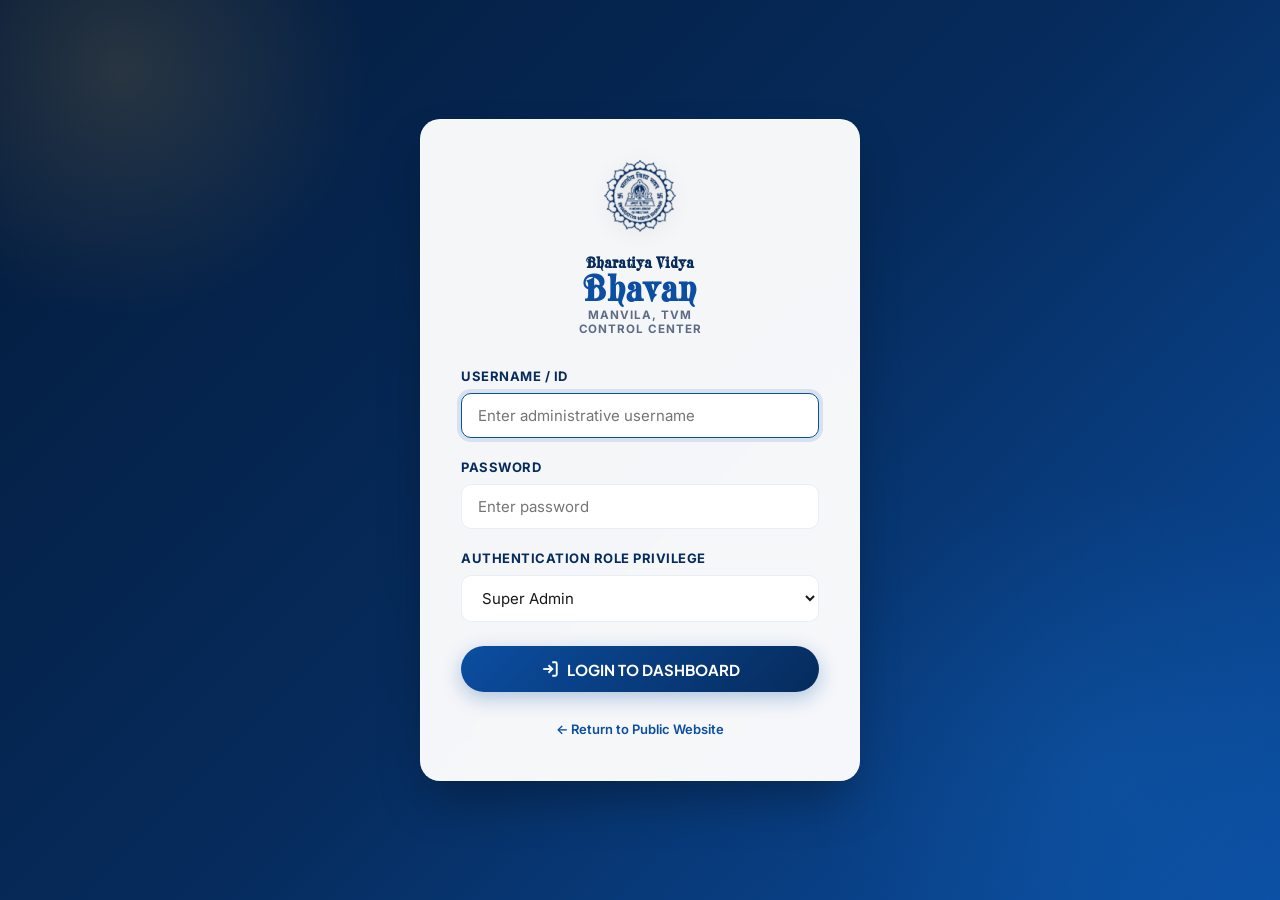
<file: admin/index.html>
<!DOCTYPE html>
<html lang="en">
<head>
  <meta charset="UTF-8">
  <script>
    if (window.location.pathname.endsWith('/admin')) {
      window.location.replace(window.location.pathname + '/' + window.location.search + window.location.hash);
    }
  </script>
  <meta name="viewport" content="width=device-width, initial-scale=1.0">
  <title>Admin Dashboard | Bhavan's Vivekananda Vidya Mandir, Manvila</title>
  <link rel="preconnect" href="https://fonts.googleapis.com">
  <link rel="preconnect" href="https://fonts.gstatic.com" crossorigin>
  <link href="https://fonts.googleapis.com/css2?family=Inter:wght@400;500;600;700&family=Plus+Jakarta+Sans:wght@600;700;800&display=swap" rel="stylesheet">
  <link rel="stylesheet" href="../css/variables.css">
  <link rel="stylesheet" href="css/admin.css">
  <link rel="icon" type="image/png" href="../assets/images/bvb-manvila-logo.png">
</head>
<body>

  <div class="admin-app-container">
    <!-- Sidebar -->
    <aside class="admin-sidebar" id="adminSidebar">
      <div class="sidebar-header">
        <img src="../assets/images/bvb-manvila-logo.png" alt="BVB Logo" class="sidebar-logo">
        <div class="header-logo-text">
          <span class="logo-top-text" style="color: #FFFFFF; font-size: 0.8rem;">Bharatiya Vidya</span>
          <span class="logo-title-bhavan" style="color: #FFFFFF; font-size: 1.5rem;">Bhavan</span>
          <span class="sidebar-brand-sub" style="color: #FFFFFF; font-size: 0.625rem; letter-spacing: 0.06em; display: block;">MANVILA, TVM</span>
          <span class="sidebar-brand-sub" style="color: #FFFFFF; font-size: 0.625rem; letter-spacing: 0.06em; display: block;">CONTROL CENTER</span>
        </div>
      </div>

      <nav class="sidebar-nav">
        <div class="nav-section-title">Main Management</div>
        <a class="sidebar-link active" data-tab="overview">
          <svg width="18" height="18" viewBox="0 0 24 24" fill="none" stroke="currentColor" stroke-width="2"><rect x="3" y="3" width="7" height="7"></rect><rect x="14" y="3" width="7" height="7"></rect><rect x="14" y="14" width="7" height="7"></rect><rect x="3" y="14" width="7" height="7"></rect></svg>
          <span>Dashboard Overview</span>
        </a>

        <a class="sidebar-link" data-tab="notices">
          <svg width="18" height="18" viewBox="0 0 24 24" fill="none" stroke="currentColor" stroke-width="2"><path d="M14 2H6a2 2 0 0 0-2 2v16a2 2 0 0 0 2 2h12a2 2 0 0 0 2-2V8z"></path><polyline points="14 2 14 8 20 8"></polyline><line x1="16" y1="13" x2="8" y2="13"></line><line x1="16" y1="17" x2="8" y2="17"></line><polyline points="10 9 9 9 8 9"></polyline></svg>
          <span>Latest Notices</span>
        </a>

        <a class="sidebar-link" data-tab="popup">
          <svg width="18" height="18" viewBox="0 0 24 24" fill="none" stroke="currentColor" stroke-width="2"><rect x="3" y="3" width="18" height="18" rx="2" ry="2"></rect><circle cx="8.5" cy="8.5" r="1.5"></circle><polyline points="21 15 16 10 5 21"></polyline></svg>
          <span>Entrance Popup</span>
        </a>

        <a class="sidebar-link" data-tab="disclosure">
          <svg width="18" height="18" viewBox="0 0 24 24" fill="none" stroke="currentColor" stroke-width="2"><path d="M12 22s8-4 8-10V5l-8-3-8 3v7c0 6 8 10 8 10z"></path></svg>
          <span>Mandatory Disclosure</span>
        </a>

        <a class="sidebar-link" data-tab="images">
          <svg width="18" height="18" viewBox="0 0 24 24" fill="none" stroke="currentColor" stroke-width="2"><path d="M21 12v7a2 2 0 0 1-2 2H5a2 2 0 0 1-2-2V5a2 2 0 0 1 2-2h7"></path><line x1="16" y1="5" x2="22" y2="5"></line><line x1="19" y1="2" x2="19" y2="8"></line><circle cx="9" cy="9" r="2"></circle><path d="m21 15-3.086-3.086a2 2 0 0 0-2.828 0L6 21"></path></svg>
          <span>Image & Gallery Upload</span>
        </a>

        <a class="sidebar-link" data-tab="slides">
          <svg width="18" height="18" viewBox="0 0 24 24" fill="none" stroke="currentColor" stroke-width="2"><rect x="2" y="3" width="20" height="14" rx="2" ry="2"></rect><line x1="8" y1="21" x2="16" y2="21"></line><line x1="12" y1="17" x2="12" y2="21"></line></svg>
          <span>Education Slider (Auto Slides)</span>
        </a>

        <div class="nav-section-title super-admin-only" style="margin-top: 1rem;">Administration</div>
        <a class="sidebar-link super-admin-only" data-tab="users">
          <svg width="18" height="18" viewBox="0 0 24 24" fill="none" stroke="currentColor" stroke-width="2"><path d="M17 21v-2a4 4 0 0 0-4-4H5a4 4 0 0 0-4 4v2"></path><circle cx="9" cy="7" r="4"></circle><path d="M23 21v-2a4 4 0 0 0-3-3.87"></path><path d="M16 3.13a4 4 0 0 1 0 7.75"></path></svg>
          <span>Multi-Role User Mgmt</span>
        </a>
      </nav>

      <div class="sidebar-footer">
        <div class="user-profile-badge">
          <div class="user-info">
            <span class="user-name" id="sidebarUserName">User</span>
            <span class="user-role-tag" id="sidebarUserRole">SUPER ADMIN</span>
          </div>
          <button class="btn-logout" id="logoutBtn" title="Logout session">
            <svg width="14" height="14" viewBox="0 0 24 24" fill="none" stroke="currentColor" stroke-width="2.5"><path d="M9 21H5a2 2 0 0 1-2-2V5a2 2 0 0 1 2-2h4"></path><polyline points="16 17 21 12 16 7"></polyline><line x1="21" y1="12" x2="9" y2="12"></line></svg>
            LOGOUT
          </button>
        </div>
      </div>
    </aside>

    <!-- Main Wrapper -->
    <div class="admin-main-wrapper">
      <header class="admin-topbar">
        <div class="topbar-left">
          <button class="mobile-sidebar-toggle" id="sidebarToggleBtn" aria-label="Toggle Navigation Menu">
            <svg width="22" height="22" viewBox="0 0 24 24" fill="none" stroke="currentColor" stroke-width="2.5" stroke-linecap="round"><line x1="3" y1="12" x2="21" y2="12"></line><line x1="3" y1="6" x2="21" y2="6"></line><line x1="3" y1="18" x2="21" y2="18"></line></svg>
          </button>
          <h2 class="page-title" id="currentTabTitle">Dashboard Overview</h2>
        </div>

        <div class="topbar-actions">
          <a href="../index.html" target="_blank" class="site-preview-btn">
            <svg width="16" height="16" viewBox="0 0 24 24" fill="none" stroke="currentColor" stroke-width="2"><circle cx="12" cy="12" r="10"></circle><line x1="2" y1="12" x2="22" y2="12"></line><path d="M12 2a15.3 15.3 0 0 1 4 10 15.3 15.3 0 0 1-4 10 15.3 15.3 0 0 1-4-10 15.3 15.3 0 0 1 4-10z"></path></svg>
            VIEW PUBLIC WEBSITE
          </a>
        </div>
      </header>

      <main class="admin-content-area">
        <!-- 1. OVERVIEW TAB -->
        <div class="tab-panel active" id="tab-overview">
          <div class="stat-cards-grid">
            <div class="stat-card">
              <div class="stat-icon">
                <svg width="26" height="26" viewBox="0 0 24 24" fill="none" stroke="currentColor" stroke-width="2"><path d="M14 2H6a2 2 0 0 0-2 2v16a2 2 0 0 0 2 2h12a2 2 0 0 0 2-2V8z"></path><polyline points="14 2 14 8 20 8"></polyline></svg>
              </div>
              <div class="stat-info">
                <div class="stat-value" id="statNoticeCount">0</div>
                <div class="stat-label">Active Notices & Tickers</div>
              </div>
            </div>

            <div class="stat-card">
              <div class="stat-icon">
                <svg width="26" height="26" viewBox="0 0 24 24" fill="none" stroke="currentColor" stroke-width="2"><rect x="3" y="3" width="18" height="18" rx="2" ry="2"></rect><circle cx="8.5" cy="8.5" r="1.5"></circle><polyline points="21 15 16 10 5 21"></polyline></svg>
              </div>
              <div class="stat-info">
                <div class="stat-value" id="statPopupStatus">ACTIVE</div>
                <div class="stat-label">Entrance Popup Modal</div>
              </div>
            </div>

            <div class="stat-card">
              <div class="stat-icon">
                <svg width="26" height="26" viewBox="0 0 24 24" fill="none" stroke="currentColor" stroke-width="2"><path d="M12 22s8-4 8-10V5l-8-3-8 3v7c0 6 8 10 8 10z"></path></svg>
              </div>
              <div class="stat-info">
                <div class="stat-value" id="statDisclosureCount">0</div>
                <div class="stat-label">Mandatory Documents</div>
              </div>
            </div>

            <div class="stat-card">
              <div class="stat-icon">
                <svg width="26" height="26" viewBox="0 0 24 24" fill="none" stroke="currentColor" stroke-width="2"><path d="M21 12v7a2 2 0 0 1-2 2H5a2 2 0 0 1-2-2V5a2 2 0 0 1 2-2h7"></path><circle cx="9" cy="9" r="2"></circle></svg>
              </div>
              <div class="stat-info">
                <div class="stat-value" id="statPackageCount">0</div>
                <div class="stat-label">Image & Gallery Packages</div>
              </div>
            </div>
          </div>

          <div class="panel-card">
            <div class="panel-header">
              <div class="panel-title">Institutional Management Quick Actions</div>
            </div>
            <div style="display: grid; grid-template-columns: repeat(auto-fit, minmax(280px, 1fr)); gap: 1.25rem;">
              <button class="btn-admin-primary" onclick="adminApp.switchTab('notices'); adminApp.openNoticeModal();">
                + Publish Latest Notice
              </button>
              <button class="btn-admin-primary" style="background: linear-gradient(135deg, #1976D2 0%, #0B4EA2 100%);" onclick="adminApp.switchTab('images'); adminApp.openImagePackageModal();">
                + Upload Image Package (1 Main + 5 Sub)
              </button>
              <button class="btn-admin-primary" style="background: linear-gradient(135deg, #0284C7 0%, #0369A1 100%);" onclick="adminApp.switchTab('popup')">
                ⚙ Update Entrance Popup
              </button>
            </div>
          </div>
        </div>

        <!-- LATEST NOTICES TAB -->
        <div class="tab-panel" id="tab-notices">
          <div class="panel-card">
            <div class="panel-header">
              <div class="panel-title">Latest Notice Updation Section</div>
              <button class="btn-sm btn-action-add" onclick="adminApp.openNoticeModal()">+ Add New Notice</button>
            </div>
            <div class="admin-table-wrap">
              <table class="admin-table">
                <thead>
                  <tr>
                    <th>Date</th>
                    <th>Category</th>
                    <th>Notice Title</th>
                    <th>PDF Link</th>
                    <th>Ticker</th>
                    <th>Actions</th>
                  </tr>
                </thead>
                <tbody id="noticesTableBody">
                  <!-- Rendered dynamically -->
                </tbody>
              </table>
            </div>
          </div>
        </div>

        <!-- ENTRANCE POPUP TAB -->
        <div class="tab-panel" id="tab-popup">
          <div class="panel-card">
            <div class="panel-header">
              <div class="panel-title">Entrance Announcement Popup Image Updation</div>
            </div>

            <form id="popupConfigForm">
              <div style="display: grid; grid-template-columns: 1fr 1fr; gap: 1.5rem;">
                <div class="form-group">
                  <label class="form-label">Popup Status</label>
                  <select id="popupActiveSelect" class="form-select">
                    <option value="1">Active (Display popup on public site)</option>
                    <option value="0">Disabled (Hide popup modal)</option>
                  </select>
                </div>

                <div class="form-group">
                  <label class="form-label">Popup Title</label>
                  <input type="text" id="popupTitleInput" class="form-control" placeholder="Announcement Title">
                </div>
              </div>

              <div class="form-group">
                <label class="form-label">Announcement Message</label>
                <textarea id="popupMessageInput" class="form-control" rows="3" placeholder="Brief announcement text"></textarea>
              </div>

              <!-- Popup Image Upload & Live View Option -->
              <div class="form-group" style="background: var(--color-ultra-light-blue); padding: 1.25rem; border-radius: var(--radius-sm); border: 1px solid var(--color-border);">
                <label class="form-label" style="color: var(--color-deep-blue); font-size: 0.875rem;">
                  Popup Announcement Image (Choose File from Computer)
                </label>
                <input type="file" id="popupFileInput" accept="image/*" class="form-control" style="max-width: 320px; margin-bottom: 0.75rem;">
                <input type="hidden" id="popupImageUrlInput">

                <!-- Uploaded Image Live View Card -->
                <div id="popupPreviewWrap" style="display: none; background: #FFFFFF; padding: 1rem; border-radius: var(--radius-sm); border: 1px solid var(--color-border); margin-top: 0.75rem;">
                  <div style="font-size: 0.8125rem; font-weight: 700; color: var(--color-primary); margin-bottom: 0.5rem; display: flex; align-items: center; gap: 0.35rem;">
                    <svg width="16" height="16" viewBox="0 0 24 24" fill="none" stroke="currentColor" stroke-width="2"><rect x="3" y="3" width="18" height="18" rx="2" ry="2"></rect><circle cx="8.5" cy="8.5" r="1.5"></circle><polyline points="21 15 16 10 5 21"></polyline></svg>
                    <span>UPLOADED ENTRANCE ANNOUNCEMENT IMAGE</span>
                  </div>
                  <div style="display: flex; align-items: center; gap: 1.25rem; flex-wrap: wrap;">
                    <img id="popupImagePreview" src="" onerror="this.onerror=null; this.src='../assets/images/bvb-manvila-logo.png';" alt="Popup Image Preview" style="max-height: 140px; max-width: 100%; border-radius: 8px; border: 1px solid var(--color-border); box-shadow: var(--shadow-sm); object-fit: contain;">
                    <div style="display: flex; gap: 0.5rem; flex-wrap: wrap;">
                      <a id="popupViewFullBtn" href="#" target="_blank" class="btn-sm btn-action-edit" style="text-decoration: none; padding: 0.5rem 1rem;">
                        🔍 View Uploaded Image
                      </a>
                      <button type="button" onclick="adminApp.removeActivePopupImage()" class="btn-sm btn-action-delete" style="padding: 0.5rem 1rem; cursor: pointer; border: none; font-weight: 700;">
                        🗑️ Remove Image
                      </button>
                    </div>
                  </div>
                </div>
              </div>

              <button type="submit" class="btn-admin-primary" style="max-width: 250px; margin-top: 1rem;">
                Save Entrance Popup Settings
              </button>
            </form>

            <!-- Entrance Popup Upload History Log Card -->
            <div style="margin-top: 2rem; border-top: 2px dashed var(--color-border); padding-top: 1.5rem;">
              <h4 style="color: var(--color-deep-blue); font-size: 1.05rem; font-weight: 800; margin-bottom: 1rem;">
                📜 Uploaded Entrance Announcements History Log
              </h4>
              <div class="admin-table-wrap">
                <table class="admin-table">
                  <thead>
                    <tr>
                      <th>Uploaded Image</th>
                      <th>Announcement Title</th>
                      <th>Message</th>
                      <th>Status</th>
                      <th>Actions</th>
                    </tr>
                  </thead>
                  <tbody id="popupHistoryTableBody">
                    <!-- Rendered dynamically -->
                  </tbody>
                </table>
              </div>
            </div>
          </div>
        </div>

        <!-- MANDATORY DISCLOSURE TAB -->
        <div class="tab-panel" id="tab-disclosure">
          <div class="panel-card">
            <div class="panel-header">
              <div class="panel-title">Mandatory Disclosure Updation Section (CBSE SARAS 5.0)</div>
              <button class="btn-sm btn-action-add" onclick="adminApp.openDisclosureModal()">+ Add Mandatory Document</button>
            </div>

            <!-- Category Section Filter Bar -->
            <div style="display: flex; gap: 0.5rem; flex-wrap: wrap; margin-bottom: 1.25rem;">
              <button class="btn-sm disclosure-filter-btn active" data-sec="ALL" onclick="adminApp.filterDisclosures('ALL')">All Sections</button>
              <button class="btn-sm disclosure-filter-btn" data-sec="A" onclick="adminApp.filterDisclosures('A')">Section A: General Info</button>
              <button class="btn-sm disclosure-filter-btn" data-sec="B" onclick="adminApp.filterDisclosures('B')">Section B: Documents & Compliance</button>
              <button class="btn-sm disclosure-filter-btn" data-sec="C" onclick="adminApp.filterDisclosures('C')">Section C: Result & Academics</button>
              <button class="btn-sm disclosure-filter-btn" data-sec="D" onclick="adminApp.filterDisclosures('D')">Section D: Staff Details</button>
              <button class="btn-sm disclosure-filter-btn" data-sec="E" onclick="adminApp.filterDisclosures('E')">Section E: Infrastructure</button>
            </div>

            <div class="admin-table-wrap">
              <table class="admin-table">
                <thead>
                  <tr>
                    <th>Sl. No.</th>
                    <th>Category Section</th>
                    <th>Document Title</th>
                    <th>Details</th>
                    <th>Document File / Preview Link</th>
                    <th>Actions</th>
                  </tr>
                </thead>
                <tbody id="disclosuresTableBody">
                  <!-- Rendered dynamically -->
                </tbody>
              </table>
            </div>
          </div>
        </div>

        <!-- IMAGE & GALLERY UPLOAD TAB -->
        <div class="tab-panel" id="tab-images">
          <div class="panel-card">
            <div class="panel-header">
              <div class="panel-title">Image Upload Section (File Explorer Uploads: 1 Main + 5 Sub Images & Target Checkboxes)</div>
              <button class="btn-sm btn-action-add" onclick="adminApp.openImagePackageModal()">+ Upload New Image Package</button>
            </div>

            <div style="margin-bottom: 1.5rem; background: var(--color-light-blue); padding: 1.25rem; border-radius: var(--radius-sm); border-left: 4px solid var(--color-primary);">
              <h4 style="color: var(--color-deep-blue); margin-bottom: 0.35rem; font-size: 0.95rem;">📸 Image Package System Architecture Rules:</h4>
              <ul style="font-size: 0.8125rem; color: var(--color-text-secondary); margin-left: 1.25rem; line-height: 1.6;">
                <li><strong>1 Main Image:</strong> Upload via File Explorer. Serves as the primary highlight in each public site section checked below.</li>
                <li><strong>5 Sub Images:</strong> Upload via File Explorer. Display <em>only</em> inside the Gallery Lightbox modal when clicking the main image.</li>
                <li><strong>Section Placement Checkboxes:</strong> Select which public website sections display the main image highlight!</li>
              </ul>
            </div>

            <div class="admin-table-wrap">
              <table class="admin-table">
                <thead>
                  <tr>
                    <th>Main Highlight Image</th>
                    <th>Package Title</th>
                    <th>Sub-Images Count</th>
                    <th>Active Target Sections</th>
                    <th>Actions</th>
                  </tr>
                </thead>
                <tbody id="imagePackagesTableBody">
                  <!-- Rendered dynamically -->
                </tbody>
              </table>
            </div>
          </div>
        </div>

        <!-- EDUCATION SLIDER (AUTO SLIDES) TAB -->
        <div class="tab-panel" id="tab-slides">
          <div class="panel-card">
            <div class="panel-header">
              <div class="panel-title">Education Rooted in Values - Auto Slides Management</div>
              <div style="display: flex; gap: 0.5rem; flex-wrap: wrap;">
                <button class="btn-sm btn-action-add" style="background: linear-gradient(135deg, #10B981 0%, #059669 100%); font-weight: 700;" onclick="adminApp.openSlideBatchModal()">+ Upload 5 Auto Slides at Once</button>
                <button class="btn-sm btn-action-add" onclick="adminApp.openSlideModal()">+ Add Single Slide</button>
              </div>
            </div>

            <div style="margin-bottom: 1.5rem; background: var(--color-ultra-light-blue); padding: 1.25rem; border-radius: var(--radius-sm); border-left: 4px solid var(--color-primary);">
              <h4 style="color: var(--color-deep-blue); margin-bottom: 0.35rem; font-size: 0.95rem;">✨ Auto Slides System Rules:</h4>
              <p style="font-size: 0.8125rem; color: var(--color-text-secondary); margin: 0; line-height: 1.6;">
                Upload images specifically for the <strong>"EDUCATION ROOTED IN VALUES. DRIVEN BY EXCELLENCE"</strong> auto slide carousel on the public website. Images must be <strong>JPEG format and under 1 MB</strong> in file size.
              </p>
            </div>

            <div class="admin-table-wrap">
              <table class="admin-table">
                <thead>
                  <tr>
                    <th>Slide Image</th>
                    <th>Slide Title</th>
                    <th>Subtitle / Caption</th>
                    <th>Status</th>
                    <th>Actions</th>
                  </tr>
                </thead>
                <tbody id="slidesTableBody">
                  <!-- Rendered dynamically -->
                </tbody>
              </table>
            </div>
          </div>
        </div>

        <!-- MULTI-ROLE USER MANAGEMENT TAB -->
        <div class="tab-panel super-admin-only" id="tab-users">
          <div class="panel-card">
            <div class="panel-header">
              <div class="panel-title">Multi-Role User Creation & Privileges (Super Admin Only)</div>
              <button class="btn-sm btn-action-add" onclick="adminApp.openUserModal()">+ Create New User</button>
            </div>
            <div class="admin-table-wrap">
              <table class="admin-table">
                <thead>
                  <tr>
                    <th>ID</th>
                    <th>Username</th>
                    <th>Full Name</th>
                    <th>Role Level</th>
                    <th>Privileges</th>
                    <th>Actions</th>
                  </tr>
                </thead>
                <tbody id="usersTableBody">
                  <!-- Rendered dynamically -->
                </tbody>
              </table>
            </div>
          </div>
        </div>
      </main>
    </div>
  </div>

  <!-- NOTICE MODAL -->
  <div class="admin-modal-overlay" id="noticeModal">
    <div class="admin-modal">
      <div class="modal-header">
        <h3 class="modal-title" id="noticeModalTitle">Add New Notice</h3>
        <button class="modal-close" onclick="adminApp.closeNoticeModal()">&times;</button>
      </div>
      <form id="noticeForm">
        <div class="modal-body">
          <input type="hidden" id="noticeId">
          <div class="form-group">
            <label class="form-label">Notice Title</label>
            <input type="text" id="noticeTitle" class="form-control" required placeholder="Enter headline title">
          </div>
          <div class="form-group">
            <label class="form-label">Notice Content Details</label>
            <textarea id="noticeContent" class="form-control" rows="3" placeholder="Enter notice description"></textarea>
          </div>
          <div style="display: grid; grid-template-columns: 1fr 1fr; gap: 1rem;">
            <div class="form-group">
              <label class="form-label">Category</label>
              <select id="noticeCategory" class="form-select">
                <option value="Admissions">Admissions</option>
                <option value="Academics">Academics</option>
                <option value="Achievements">Achievements</option>
                <option value="Events">Events</option>
                <option value="General">General</option>
              </select>
            </div>
            <div class="form-group">
              <label class="form-label">Date</label>
              <input type="date" id="noticeDate" class="form-control" required>
            </div>
          </div>
          <div class="form-group" style="background: var(--color-ultra-light-blue); padding: 1rem; border-radius: var(--radius-sm); border: 1px solid var(--color-border);">
            <label class="form-label" style="color: var(--color-deep-blue); font-weight: 700; font-size: 0.875rem;">
              📁 Upload Notice PDF Document (From Folder / Computer)
            </label>
            <input type="file" id="noticeFileInput" accept=".pdf,application/pdf" class="form-control" style="max-width: 360px; margin-bottom: 0.5rem;">
            <input type="text" id="noticePdfLink" class="form-control" placeholder="Uploaded file path (e.g. uploads/notices/notice_file.pdf)">
          </div>
          <div class="form-group" style="display: flex; align-items: center; gap: 0.5rem;">
            <input type="checkbox" id="noticeIsTicker" style="width: 18px; height: 18px; accent-color: var(--color-primary);">
            <label for="noticeIsTicker" style="font-size: 0.875rem; font-weight: 700; color: var(--color-deep-blue); cursor: pointer;">Display in top Scrolling Notice Ticker bar</label>
          </div>
        </div>
        <div class="modal-footer">
          <button type="button" class="btn-sm btn-action-delete" onclick="adminApp.closeNoticeModal()">Cancel</button>
          <button type="submit" class="btn-sm btn-action-add">Save Notice</button>
        </div>
      </form>
    </div>
  </div>

  <!-- MANDATORY DISCLOSURE MODAL -->
  <div class="admin-modal-overlay" id="disclosureModal">
    <div class="admin-modal">
      <div class="modal-header">
        <h3 class="modal-title" id="disclosureModalTitle">Add Mandatory Disclosure</h3>
        <button class="modal-close" onclick="adminApp.closeDisclosureModal()">&times;</button>
      </div>
      <form id="disclosureForm">
        <div class="modal-body">
          <input type="hidden" id="disclosureId">
          <div style="display: grid; grid-template-columns: 1fr 2fr; gap: 1rem;">
            <div class="form-group">
              <label class="form-label">Sl. No.</label>
              <input type="text" id="disclosureSlNo" class="form-control" placeholder="e.g. 1" required>
            </div>
            <div class="form-group">
              <label class="form-label">Category Section</label>
              <select id="disclosureCategoryCode" class="form-select">
                <option value="A">A. General Information</option>
                <option value="B">B. Documents & Compliance</option>
                <option value="C">C. Result & Academics</option>
                <option value="D">D. Staff (Teaching)</option>
                <option value="E">E. Infrastructure</option>
              </select>
            </div>
          </div>
          <div class="form-group">
            <label class="form-label">Document Title</label>
            <input type="text" id="disclosureTitle" class="form-control" required placeholder="e.g. Copy of Valid Building Safety Certificate">
          </div>
          <div class="form-group">
            <label class="form-label">Document Details / Description</label>
            <input type="text" id="disclosureDetails" class="form-control" placeholder="e.g. Approved by Public Works Dept.">
          </div>
          <div class="form-group" style="background: var(--color-ultra-light-blue); padding: 1rem; border-radius: var(--radius-sm); border: 1px solid var(--color-border);">
            <label class="form-label" style="color: var(--color-deep-blue); font-size: 0.875rem;">
              📄 Upload Document (PDF or JPEG format under 1 MB)
            </label>
            <input type="file" id="disclosureFileInput" accept=".pdf,image/jpeg,image/jpg,.jpg,.jpeg" class="form-control" style="max-width: 340px; margin-bottom: 0.5rem;">
            <input type="text" id="disclosureFileLink" class="form-control" placeholder="File path or Data URL (e.g. assets/documents/mandatory-disclosure/building-fitness.pdf)">
          </div>
        </div>
        <div class="modal-footer">
          <button type="button" class="btn-sm btn-action-delete" onclick="adminApp.closeDisclosureModal()">Cancel</button>
          <button type="submit" class="btn-sm btn-action-add">Save Document</button>
        </div>
      </form>
    </div>
  </div>

  <!-- IMAGE PACKAGE MODAL (File Explorer Uploader: 1 Main + 10 Sub Images & Target Checkboxes) -->
  <div class="admin-modal-overlay" id="imagePackageModal">
    <div class="admin-modal" style="max-width: 900px;">
      <div class="modal-header">
        <h3 class="modal-title" id="imageModalTitle">Upload Image Package (1 Main + 10 Sub Images)</h3>
        <button class="modal-close" onclick="adminApp.closeImagePackageModal()">&times;</button>
      </div>
      <form id="imagePackageForm">
        <div class="modal-body">
          <input type="hidden" id="packageId">

          <div style="display: grid; grid-template-columns: 1fr 1fr; gap: 1rem;">
            <div class="form-group">
              <label class="form-label">Package Title</label>
              <input type="text" id="packageTitle" class="form-control" required placeholder="e.g. Annual Sports & Cultural Meet">
            </div>
            <div class="form-group">
              <label class="form-label">Subtitle / Event Label</label>
              <input type="text" id="packageSubtitle" class="form-control" placeholder="e.g. Celebrated at Manvila Campus Grounds">
            </div>
          </div>

          <!-- Target Section Checkboxes -->
          <div class="form-group">
            <label class="form-label" style="color: var(--color-primary); font-size: 0.875rem;">
              Select Public Site Sections for Main Image Highlight:
            </label>
            <div class="section-checkbox-grid">
              <label class="checkbox-label">
                <input type="checkbox" id="chk_welcome"> WELCOME TO VIVEKANANDA VIDYA MANDIR
              </label>
              <label class="checkbox-label">
                <input type="checkbox" id="chk_whats_happening"> WHAT'S HAPPENING
              </label>
              <label class="checkbox-label">
                <input type="checkbox" id="chk_life_at_bhavans"> LIFE AT BHAVAN'S
              </label>
              <label class="checkbox-label">
                <input type="checkbox" id="chk_moments_at_bhavans" checked> MOMENTS AT BHAVAN'S (gallery)
              </label>
              <label class="checkbox-label">
                <input type="checkbox" id="chk_campus_discovery"> A CAMPUS FOR DISCOVERY
              </label>
              <label class="checkbox-label">
                <input type="checkbox" id="chk_academic_environment"> ACADEMIC ENVIRONMENT
              </label>
            </div>
          </div>

          <!-- Main Image Upload & View Option -->
          <div class="form-group" style="background: #F8FAFC; padding: 1.25rem; border-radius: var(--radius-sm); border: 1px solid var(--color-border);">
            <label class="form-label" style="color: var(--color-deep-blue); font-size: 0.875rem;">
              📸 1. Main Highlight Image (Upload JPEG < 1 MB via File Explorer)
            </label>
            <input type="file" id="mainFileInput" accept="image/jpeg,image/jpg" class="form-control" style="max-width: 340px; margin-bottom: 0.5rem;">
            <input type="hidden" id="mainImageUrl">
            
            <div id="mainPreviewWrap" style="display: none; background: #FFFFFF; padding: 0.85rem; border-radius: var(--radius-sm); border: 1px solid var(--color-border); margin-top: 0.5rem;">
              <div style="font-size: 0.75rem; font-weight: 700; color: var(--color-primary); margin-bottom: 0.35rem;">Uploaded Main Image:</div>
              <div style="display: flex; align-items: center; gap: 1rem; flex-wrap: wrap;">
                <img id="mainImagePreview" src="" onerror="this.onerror=null; this.src='../assets/images/bvb-manvila-logo.png';" alt="Main Preview" style="max-height: 120px; border-radius: 6px; border: 1px solid var(--color-border); object-fit: cover;">
                <a id="mainViewFullBtn" href="#" target="_blank" class="btn-sm btn-action-edit" style="text-decoration: none;">🔍 View Uploaded Image</a>
              </div>
            </div>
          </div>

          <!-- 10 Sub Images Upload & View Option -->
          <div class="form-group" style="background: var(--color-ultra-light-blue); padding: 1.25rem; border-radius: var(--radius-sm); border: 1px solid var(--color-border); margin-top: 1rem;">
            <label class="form-label" style="color: var(--color-deep-blue); font-size: 0.875rem;">
              🖼 2. Sub Images (10 Gallery Sub-Images — Upload JPEG < 1 MB via File Explorer)
            </label>

            <div class="sub-images-grid" style="display: grid; grid-template-columns: repeat(auto-fill, minmax(150px, 1fr)); gap: 0.75rem;">
              <!-- Sub 1 -->
              <div class="sub-image-card">
                <span style="font-size: 0.75rem; font-weight: 700; color: var(--color-deep-blue);">Sub Image 1</span>
                <img id="subPreview1" src="" alt="P1" style="width: 100%; height: 60px; object-fit: cover; border-radius: 4px; display: none; margin: 0.35rem 0;" onerror="this.onerror=null; this.src='../assets/images/bvb-manvila-logo.png';">
                <input type="file" accept="image/jpeg,image/jpg" class="sub-file-picker" data-target="subImg1" data-preview="subPreview1" data-viewbtn="subViewBtn1" style="font-size: 0.7rem; width: 100%; margin-bottom: 0.35rem;">
                <input type="hidden" id="subImg1">
                <a id="subViewBtn1" href="#" target="_blank" class="btn-sm btn-action-edit" style="display: none; font-size: 0.65rem; text-decoration: none; padding: 0.2rem 0.4rem; margin-top: 0.2rem;">🔍 View Image</a>
              </div>

              <!-- Sub 2 -->
              <div class="sub-image-card">
                <span style="font-size: 0.75rem; font-weight: 700; color: var(--color-deep-blue);">Sub Image 2</span>
                <img id="subPreview2" src="" alt="P2" style="width: 100%; height: 60px; object-fit: cover; border-radius: 4px; display: none; margin: 0.35rem 0;" onerror="this.onerror=null; this.src='../assets/images/bvb-manvila-logo.png';">
                <input type="file" accept="image/jpeg,image/jpg" class="sub-file-picker" data-target="subImg2" data-preview="subPreview2" data-viewbtn="subViewBtn2" style="font-size: 0.7rem; width: 100%; margin-bottom: 0.35rem;">
                <input type="hidden" id="subImg2">
                <a id="subViewBtn2" href="#" target="_blank" class="btn-sm btn-action-edit" style="display: none; font-size: 0.65rem; text-decoration: none; padding: 0.2rem 0.4rem; margin-top: 0.2rem;">🔍 View Image</a>
              </div>

              <!-- Sub 3 -->
              <div class="sub-image-card">
                <span style="font-size: 0.75rem; font-weight: 700; color: var(--color-deep-blue);">Sub Image 3</span>
                <img id="subPreview3" src="" alt="P3" style="width: 100%; height: 60px; object-fit: cover; border-radius: 4px; display: none; margin: 0.35rem 0;" onerror="this.onerror=null; this.src='../assets/images/bvb-manvila-logo.png';">
                <input type="file" accept="image/jpeg,image/jpg" class="sub-file-picker" data-target="subImg3" data-preview="subPreview3" data-viewbtn="subViewBtn3" style="font-size: 0.7rem; width: 100%; margin-bottom: 0.35rem;">
                <input type="hidden" id="subImg3">
                <a id="subViewBtn3" href="#" target="_blank" class="btn-sm btn-action-edit" style="display: none; font-size: 0.65rem; text-decoration: none; padding: 0.2rem 0.4rem; margin-top: 0.2rem;">🔍 View Image</a>
              </div>

              <!-- Sub 4 -->
              <div class="sub-image-card">
                <span style="font-size: 0.75rem; font-weight: 700; color: var(--color-deep-blue);">Sub Image 4</span>
                <img id="subPreview4" src="" alt="P4" style="width: 100%; height: 60px; object-fit: cover; border-radius: 4px; display: none; margin: 0.35rem 0;" onerror="this.onerror=null; this.src='../assets/images/bvb-manvila-logo.png';">
                <input type="file" accept="image/jpeg,image/jpg" class="sub-file-picker" data-target="subImg4" data-preview="subPreview4" data-viewbtn="subViewBtn4" style="font-size: 0.7rem; width: 100%; margin-bottom: 0.35rem;">
                <input type="hidden" id="subImg4">
                <a id="subViewBtn4" href="#" target="_blank" class="btn-sm btn-action-edit" style="display: none; font-size: 0.65rem; text-decoration: none; padding: 0.2rem 0.4rem; margin-top: 0.2rem;">🔍 View Image</a>
              </div>

              <!-- Sub 5 -->
              <div class="sub-image-card">
                <span style="font-size: 0.75rem; font-weight: 700; color: var(--color-deep-blue);">Sub Image 5</span>
                <img id="subPreview5" src="" alt="P5" style="width: 100%; height: 60px; object-fit: cover; border-radius: 4px; display: none; margin: 0.35rem 0;" onerror="this.onerror=null; this.src='../assets/images/bvb-manvila-logo.png';">
                <input type="file" accept="image/jpeg,image/jpg" class="sub-file-picker" data-target="subImg5" data-preview="subPreview5" data-viewbtn="subViewBtn5" style="font-size: 0.7rem; width: 100%; margin-bottom: 0.35rem;">
                <input type="hidden" id="subImg5">
                <a id="subViewBtn5" href="#" target="_blank" class="btn-sm btn-action-edit" style="display: none; font-size: 0.65rem; text-decoration: none; padding: 0.2rem 0.4rem; margin-top: 0.2rem;">🔍 View Image</a>
              </div>

              <!-- Sub 6 -->
              <div class="sub-image-card">
                <span style="font-size: 0.75rem; font-weight: 700; color: var(--color-deep-blue);">Sub Image 6</span>
                <img id="subPreview6" src="" alt="P6" style="width: 100%; height: 60px; object-fit: cover; border-radius: 4px; display: none; margin: 0.35rem 0;" onerror="this.onerror=null; this.src='../assets/images/bvb-manvila-logo.png';">
                <input type="file" accept="image/jpeg,image/jpg" class="sub-file-picker" data-target="subImg6" data-preview="subPreview6" data-viewbtn="subViewBtn6" style="font-size: 0.7rem; width: 100%; margin-bottom: 0.35rem;">
                <input type="hidden" id="subImg6">
                <a id="subViewBtn6" href="#" target="_blank" class="btn-sm btn-action-edit" style="display: none; font-size: 0.65rem; text-decoration: none; padding: 0.2rem 0.4rem; margin-top: 0.2rem;">🔍 View Image</a>
              </div>

              <!-- Sub 7 -->
              <div class="sub-image-card">
                <span style="font-size: 0.75rem; font-weight: 700; color: var(--color-deep-blue);">Sub Image 7</span>
                <img id="subPreview7" src="" alt="P7" style="width: 100%; height: 60px; object-fit: cover; border-radius: 4px; display: none; margin: 0.35rem 0;" onerror="this.onerror=null; this.src='../assets/images/bvb-manvila-logo.png';">
                <input type="file" accept="image/jpeg,image/jpg" class="sub-file-picker" data-target="subImg7" data-preview="subPreview7" data-viewbtn="subViewBtn7" style="font-size: 0.7rem; width: 100%; margin-bottom: 0.35rem;">
                <input type="hidden" id="subImg7">
                <a id="subViewBtn7" href="#" target="_blank" class="btn-sm btn-action-edit" style="display: none; font-size: 0.65rem; text-decoration: none; padding: 0.2rem 0.4rem; margin-top: 0.2rem;">🔍 View Image</a>
              </div>

              <!-- Sub 8 -->
              <div class="sub-image-card">
                <span style="font-size: 0.75rem; font-weight: 700; color: var(--color-deep-blue);">Sub Image 8</span>
                <img id="subPreview8" src="" alt="P8" style="width: 100%; height: 60px; object-fit: cover; border-radius: 4px; display: none; margin: 0.35rem 0;" onerror="this.onerror=null; this.src='../assets/images/bvb-manvila-logo.png';">
                <input type="file" accept="image/jpeg,image/jpg" class="sub-file-picker" data-target="subImg8" data-preview="subPreview8" data-viewbtn="subViewBtn8" style="font-size: 0.7rem; width: 100%; margin-bottom: 0.35rem;">
                <input type="hidden" id="subImg8">
                <a id="subViewBtn8" href="#" target="_blank" class="btn-sm btn-action-edit" style="display: none; font-size: 0.65rem; text-decoration: none; padding: 0.2rem 0.4rem; margin-top: 0.2rem;">🔍 View Image</a>
              </div>

              <!-- Sub 9 -->
              <div class="sub-image-card">
                <span style="font-size: 0.75rem; font-weight: 700; color: var(--color-deep-blue);">Sub Image 9</span>
                <img id="subPreview9" src="" alt="P9" style="width: 100%; height: 60px; object-fit: cover; border-radius: 4px; display: none; margin: 0.35rem 0;" onerror="this.onerror=null; this.src='../assets/images/bvb-manvila-logo.png';">
                <input type="file" accept="image/jpeg,image/jpg" class="sub-file-picker" data-target="subImg9" data-preview="subPreview9" data-viewbtn="subViewBtn9" style="font-size: 0.7rem; width: 100%; margin-bottom: 0.35rem;">
                <input type="hidden" id="subImg9">
                <a id="subViewBtn9" href="#" target="_blank" class="btn-sm btn-action-edit" style="display: none; font-size: 0.65rem; text-decoration: none; padding: 0.2rem 0.4rem; margin-top: 0.2rem;">🔍 View Image</a>
              </div>

              <!-- Sub 10 -->
              <div class="sub-image-card">
                <span style="font-size: 0.75rem; font-weight: 700; color: var(--color-deep-blue);">Sub Image 10</span>
                <img id="subPreview10" src="" alt="P10" style="width: 100%; height: 60px; object-fit: cover; border-radius: 4px; display: none; margin: 0.35rem 0;" onerror="this.onerror=null; this.src='../assets/images/bvb-manvila-logo.png';">
                <input type="file" accept="image/jpeg,image/jpg" class="sub-file-picker" data-target="subImg10" data-preview="subPreview10" data-viewbtn="subViewBtn10" style="font-size: 0.7rem; width: 100%; margin-bottom: 0.35rem;">
                <input type="hidden" id="subImg10">
                <a id="subViewBtn10" href="#" target="_blank" class="btn-sm btn-action-edit" style="display: none; font-size: 0.65rem; text-decoration: none; padding: 0.2rem 0.4rem; margin-top: 0.2rem;">🔍 View Image</a>
              </div>
            </div>
          </div>

        </div>
        <div class="modal-footer">
          <button type="button" class="btn-sm btn-action-delete" onclick="adminApp.closeImagePackageModal()">Cancel</button>
          <button type="submit" class="btn-sm btn-action-add">Save Image Package</button>
        </div>
      </form>
    </div>
  </div>

  <!-- AUTO SLIDE MODAL (Education Rooted in Values) -->
  <div class="admin-modal-overlay" id="slideModal">
    <div class="admin-modal">
      <div class="modal-header">
        <h3 class="modal-title" id="slideModalTitle">Upload Education Auto Slide Image</h3>
        <button class="modal-close" onclick="adminApp.closeSlideModal()">&times;</button>
      </div>
      <form id="slideForm">
        <div class="modal-body">
          <input type="hidden" id="slideId">
          <div class="form-group">
            <label class="form-label">Slide Headline Title</label>
            <input type="text" id="slideTitle" class="form-control" required placeholder="e.g. EDUCATION ROOTED IN VALUES. DRIVEN BY EXCELLENCE">
          </div>
          <div class="form-group">
            <label class="form-label">Slide Subtitle / Caption</label>
            <input type="text" id="slideSubtitle" class="form-control" placeholder="e.g. Nurturing Future Leaders with Academic Rigor">
          </div>
          <div class="form-group" style="background: #F8FAFC; padding: 1.25rem; border-radius: var(--radius-sm); border: 1px solid var(--color-border);">
            <label class="form-label" style="color: var(--color-deep-blue);">
              📸 Slide Image (Choose File < 1 MB JPEG)
            </label>
            <input type="file" id="slideFileInput" accept="image/jpeg,image/jpg" class="form-control" style="max-width: 320px; margin-bottom: 0.5rem;">
            <input type="hidden" id="slideImageUrl">
            
            <div id="slidePreviewWrap" style="display: none; background: #FFFFFF; padding: 0.85rem; border-radius: var(--radius-sm); border: 1px solid var(--color-border); margin-top: 0.5rem;">
              <div style="font-size: 0.75rem; font-weight: 700; color: var(--color-primary); margin-bottom: 0.35rem;">Uploaded Slide Image:</div>
              <div style="display: flex; align-items: center; gap: 1rem; flex-wrap: wrap;">
                <img id="slideImagePreview" src="" onerror="this.onerror=null; this.src='../assets/images/bvb-manvila-logo.png';" alt="Slide Preview" style="max-height: 120px; border-radius: 6px; border: 1px solid var(--color-border); object-fit: cover;">
                <a id="slideViewFullBtn" href="#" target="_blank" class="btn-sm btn-action-edit" style="text-decoration: none;">🔍 View Uploaded Image</a>
              </div>
            </div>
          </div>
          <div class="form-group" style="display: flex; align-items: center; gap: 0.5rem;">
            <input type="checkbox" id="slideIsActive" checked style="width: 18px; height: 18px; accent-color: var(--color-primary);">
            <label for="slideIsActive" style="font-size: 0.875rem; font-weight: 700; color: var(--color-deep-blue); cursor: pointer;">Enable Auto Slide on Public Homepage Carousel</label>
          </div>
        </div>
        <div class="modal-footer">
          <button type="button" class="btn-sm btn-action-delete" onclick="adminApp.closeSlideModal()">Cancel</button>
          <button type="submit" class="btn-sm btn-action-add">Save Auto Slide</button>
        </div>
      </form>
    </div>
  </div>

  <!-- BATCH 5 AUTO SLIDES UPLOAD MODAL -->
  <div class="admin-modal-overlay" id="slideBatchModal">
    <div class="admin-modal" style="max-width: 850px;">
      <div class="modal-header">
        <h3 class="modal-title">Upload 5 Auto Slides at Once (Education Rooted in Values)</h3>
        <button class="modal-close" onclick="adminApp.closeSlideBatchModal()">&times;</button>
      </div>
      <form id="slideBatchForm">
        <div class="modal-body">
          <div style="margin-bottom: 1rem; background: var(--color-ultra-light-blue); padding: 1rem; border-radius: var(--radius-sm); border-left: 4px solid var(--color-primary);">
            <div style="font-size: 0.875rem; font-weight: 700; color: var(--color-deep-blue); margin-bottom: 0.25rem;">
              🚀 Select 5 Files at Once OR Choose Files Individually below:
            </div>
            <p style="font-size: 0.8125rem; color: var(--color-text-secondary); margin: 0 0 0.5rem 0;">
              Click 'Choose Files' to select 5 JPEG images (< 1 MB each) directly from File Explorer. They will automatically fill the 5 slide slots below.
            </p>
            <input type="file" id="batch5FilesPicker" accept="image/jpeg,image/jpg" multiple class="form-control" style="max-width: 320px;">
          </div>

          <!-- 5 Slide Slots Grid -->
          <div style="display: grid; grid-template-columns: repeat(auto-fit, minmax(360px, 1fr)); gap: 1rem;">
            <!-- Slide Slot 1 -->
            <div class="sub-image-card" style="padding: 1rem; background: #FFFFFF; border: 1.5px solid var(--color-border); border-radius: 8px;">
              <div style="font-weight: 800; color: var(--color-primary); font-size: 0.875rem; margin-bottom: 0.5rem;">📸 AUTO SLIDE 1</div>
              <input type="text" id="batchTitle1" class="form-control" placeholder="Slide Title 1" value="EDUCATION ROOTED IN VALUES. DRIVEN BY EXCELLENCE" style="margin-bottom: 0.5rem; font-size: 0.8125rem;">
              <input type="text" id="batchSubtitle1" class="form-control" placeholder="Slide Subtitle 1" value="Main School Building • Manvila Campus" style="margin-bottom: 0.5rem; font-size: 0.8125rem;">
              <input type="file" accept="image/jpeg,image/jpg" class="batch-slide-file" data-idx="1" style="font-size: 0.75rem; width: 100%; margin-bottom: 0.5rem;">
              <input type="hidden" id="batchImgUrl1">
              <div id="batchPrevWrap1" style="display: none; margin-top: 0.35rem;">
                <img id="batchPrev1" src="" style="max-height: 90px; width: 100%; object-fit: cover; border-radius: 4px; border: 1px solid var(--color-border);" onerror="this.onerror=null; this.src='../assets/images/bvb-manvila-logo.png';">
              </div>
            </div>

            <!-- Slide Slot 2 -->
            <div class="sub-image-card" style="padding: 1rem; background: #FFFFFF; border: 1.5px solid var(--color-border); border-radius: 8px;">
              <div style="font-weight: 800; color: var(--color-primary); font-size: 0.875rem; margin-bottom: 0.5rem;">📸 AUTO SLIDE 2</div>
              <input type="text" id="batchTitle2" class="form-control" placeholder="Slide Title 2" value="Serene 2.89 Acres Campus Grounds" style="margin-bottom: 0.5rem; font-size: 0.8125rem;">
              <input type="text" id="batchSubtitle2" class="form-control" placeholder="Slide Subtitle 2" value="Campus Assembly & Sports Grounds" style="margin-bottom: 0.5rem; font-size: 0.8125rem;">
              <input type="file" accept="image/jpeg,image/jpg" class="batch-slide-file" data-idx="2" style="font-size: 0.75rem; width: 100%; margin-bottom: 0.5rem;">
              <input type="hidden" id="batchImgUrl2">
              <div id="batchPrevWrap2" style="display: none; margin-top: 0.35rem;">
                <img id="batchPrev2" src="" style="max-height: 90px; width: 100%; object-fit: cover; border-radius: 4px; border: 1px solid var(--color-border);" onerror="this.onerror=null; this.src='../assets/images/bvb-manvila-logo.png';">
              </div>
            </div>

            <!-- Slide Slot 3 -->
            <div class="sub-image-card" style="padding: 1rem; background: #FFFFFF; border: 1.5px solid var(--color-border); border-radius: 8px;">
              <div style="font-weight: 800; color: var(--color-primary); font-size: 0.875rem; margin-bottom: 0.5rem;">📸 AUTO SLIDE 3</div>
              <input type="text" id="batchTitle3" class="form-control" placeholder="Slide Title 3" value="Bhishma & Vyasa Academic Blocks" style="margin-bottom: 0.5rem; font-size: 0.8125rem;">
              <input type="text" id="batchSubtitle3" class="form-control" placeholder="Slide Subtitle 3" value="State-of-the-Art Science & Digital Labs" style="margin-bottom: 0.5rem; font-size: 0.8125rem;">
              <input type="file" accept="image/jpeg,image/jpg" class="batch-slide-file" data-idx="3" style="font-size: 0.75rem; width: 100%; margin-bottom: 0.5rem;">
              <input type="hidden" id="batchImgUrl3">
              <div id="batchPrevWrap3" style="display: none; margin-top: 0.35rem;">
                <img id="batchPrev3" src="" style="max-height: 90px; width: 100%; object-fit: cover; border-radius: 4px; border: 1px solid var(--color-border);" onerror="this.onerror=null; this.src='../assets/images/bvb-manvila-logo.png';">
              </div>
            </div>

            <!-- Slide Slot 4 -->
            <div class="sub-image-card" style="padding: 1rem; background: #FFFFFF; border: 1.5px solid var(--color-border); border-radius: 8px;">
              <div style="font-weight: 800; color: var(--color-primary); font-size: 0.875rem; margin-bottom: 0.5rem;">📸 AUTO SLIDE 4</div>
              <input type="text" id="batchTitle4" class="form-control" placeholder="Slide Title 4" value="Investiture & Leadership Ceremonies" style="margin-bottom: 0.5rem; font-size: 0.8125rem;">
              <input type="text" id="batchSubtitle4" class="form-control" placeholder="Slide Subtitle 4" value="Empowering Student Leaders" style="margin-bottom: 0.5rem; font-size: 0.8125rem;">
              <input type="file" accept="image/jpeg,image/jpg" class="batch-slide-file" data-idx="4" style="font-size: 0.75rem; width: 100%; margin-bottom: 0.5rem;">
              <input type="hidden" id="batchImgUrl4">
              <div id="batchPrevWrap4" style="display: none; margin-top: 0.35rem;">
                <img id="batchPrev4" src="" style="max-height: 90px; width: 100%; object-fit: cover; border-radius: 4px; border: 1px solid var(--color-border);" onerror="this.onerror=null; this.src='../assets/images/bvb-manvila-logo.png';">
              </div>
            </div>

            <!-- Slide Slot 5 -->
            <div class="sub-image-card" style="padding: 1rem; background: #FFFFFF; border: 1.5px solid var(--color-border); border-radius: 8px;">
              <div style="font-weight: 800; color: var(--color-primary); font-size: 0.875rem; margin-bottom: 0.5rem;">📸 AUTO SLIDE 5</div>
              <input type="text" id="batchTitle5" class="form-control" placeholder="Slide Title 5" value="All Kerala Bhavan's Youth & Cultural Fest" style="margin-bottom: 0.5rem; font-size: 0.8125rem;">
              <input type="text" id="batchSubtitle5" class="form-control" placeholder="Slide Subtitle 5" value="Celebrating Cultural Heritage" style="margin-bottom: 0.5rem; font-size: 0.8125rem;">
              <input type="file" accept="image/jpeg,image/jpg" class="batch-slide-file" data-idx="5" style="font-size: 0.75rem; width: 100%; margin-bottom: 0.5rem;">
              <input type="hidden" id="batchImgUrl5">
              <div id="batchPrevWrap5" style="display: none; margin-top: 0.35rem;">
                <img id="batchPrev5" src="" style="max-height: 90px; width: 100%; object-fit: cover; border-radius: 4px; border: 1px solid var(--color-border);" onerror="this.onerror=null; this.src='../assets/images/bvb-manvila-logo.png';">
              </div>
            </div>
          </div>
        </div>
        <div class="modal-footer">
          <button type="button" class="btn-sm btn-action-delete" onclick="adminApp.closeSlideBatchModal()">Cancel</button>
          <button type="submit" class="btn-sm btn-action-add" style="background: linear-gradient(135deg, #10B981 0%, #059669 100%); font-weight: 700;">Save All 5 Auto Slides</button>
        </div>
      </form>
    </div>
  </div>

  <!-- USER MANAGEMENT MODAL (Super Admin) -->
  <div class="admin-modal-overlay" id="userModal">
    <div class="admin-modal">
      <div class="modal-header">
        <h3 class="modal-title" id="userModalTitle">Create Administrative User</h3>
        <button class="modal-close" onclick="adminApp.closeUserModal()">&times;</button>
      </div>
      <form id="userForm">
        <div class="modal-body">
          <input type="hidden" id="userId">
          <div class="form-group">
            <label class="form-label">Full Name</label>
            <input type="text" id="userName" class="form-control" required placeholder="e.g. Officer Name">
          </div>
          <div style="display: grid; grid-template-columns: 1fr 1fr; gap: 1rem;">
            <div class="form-group">
              <label class="form-label">Username / Login ID</label>
              <input type="text" id="userUsername" class="form-control" required placeholder="username">
            </div>
            <div class="form-group">
              <label class="form-label">Password</label>
              <input type="password" id="userPassword" class="form-control" required placeholder="password">
            </div>
          </div>
          <div class="form-group">
            <label class="form-label">Role Privilege Level</label>
            <select id="userRole" class="form-select">
              <option value="super admin">Super Admin</option>
              <option value="admin">Admin</option>
              <option value="school">School</option>
            </select>
          </div>
        </div>
        <div class="modal-footer">
          <button type="button" class="btn-sm btn-action-delete" onclick="adminApp.closeUserModal()">Cancel</button>
          <button type="submit" class="btn-sm btn-action-add">Save User</button>
        </div>
      </form>
    </div>
  </div>

  <!-- ACTION CONFIRMATION MODAL -->
  <div class="admin-modal-overlay" id="confirmActionModal" style="z-index: 3000;">
    <div class="admin-modal" style="max-width: 460px; text-align: center;">
      <div class="modal-header" id="confirmModalHeader" style="background: linear-gradient(135deg, #062B5C 0%, #0B4EA2 100%); justify-content: center;">
        <h3 class="modal-title" id="confirmModalTitle">Confirm Action</h3>
      </div>
      <div class="modal-body" style="padding: 2rem 1.5rem; text-align: center;">
        <div id="confirmIconWrap" style="font-size: 2.8rem; margin-bottom: 0.5rem;">⚠️</div>
        <h4 id="confirmHeading" style="color: var(--color-deep-blue); font-size: 1.15rem; font-weight: 800; margin-bottom: 0.5rem;">Are you sure?</h4>
        <p id="confirmMessage" style="font-size: 0.9rem; color: var(--color-text-secondary); line-height: 1.5;">
          Please verify if you want to perform this operation.
        </p>
      </div>
      <div class="modal-footer" style="justify-content: center; gap: 1rem; background: #F8FAFC;">
        <button type="button" class="btn-sm btn-action-edit" id="confirmCancelBtn" style="padding: 0.6rem 1.25rem; font-size: 0.85rem;">Cancel</button>
        <button type="button" class="btn-sm btn-action-delete" id="confirmProceedBtn" style="padding: 0.6rem 1.25rem; font-size: 0.85rem;">Confirm & Proceed</button>
      </div>
    </div>
  </div>

  <!-- SUCCESS & WORK VERIFICATION MODAL -->
  <div class="admin-modal-overlay" id="successVerifyModal" style="z-index: 3100;">
    <div class="admin-modal" style="max-width: 460px; text-align: center;">
      <div class="modal-header" style="background: #065F46; justify-content: center;">
        <h3 class="modal-title" style="color: #FFFFFF;">✓ Work Verified & Saved</h3>
      </div>
      <div class="modal-body" style="padding: 2rem 1.5rem; text-align: center;">
        <div style="width: 60px; height: 60px; background: #DCFCE7; color: #166534; border-radius: 50%; display: flex; align-items: center; justify-content: center; margin: 0 auto 1rem auto; font-size: 2rem; font-weight: 800; border: 2px solid #86EFAC;">
          ✓
        </div>
        <h4 id="successModalTitle" style="color: var(--color-deep-blue); font-size: 1.15rem; font-weight: 800; margin-bottom: 0.5rem;">Work Completed Successfully!</h4>
        <p id="successModalMessage" style="font-size: 0.9rem; color: var(--color-text-secondary); line-height: 1.5;">
          Your changes have been saved, updated in site data, and verified.
        </p>
      </div>
      <div class="modal-footer" style="justify-content: center; background: #F8FAFC;">
        <button type="button" class="btn-admin-primary" id="successCloseBtn" style="max-width: 180px; font-size: 0.85rem; padding: 0.6rem 1.25rem;">
          OK, Got It!
        </button>
      </div>
    </div>
  </div>

  <!-- Toast Notification Container -->
  <div class="admin-toast-container" id="toastContainer"></div>

  <script src="js/admin.js"></script>
</body>
</html>
</file>
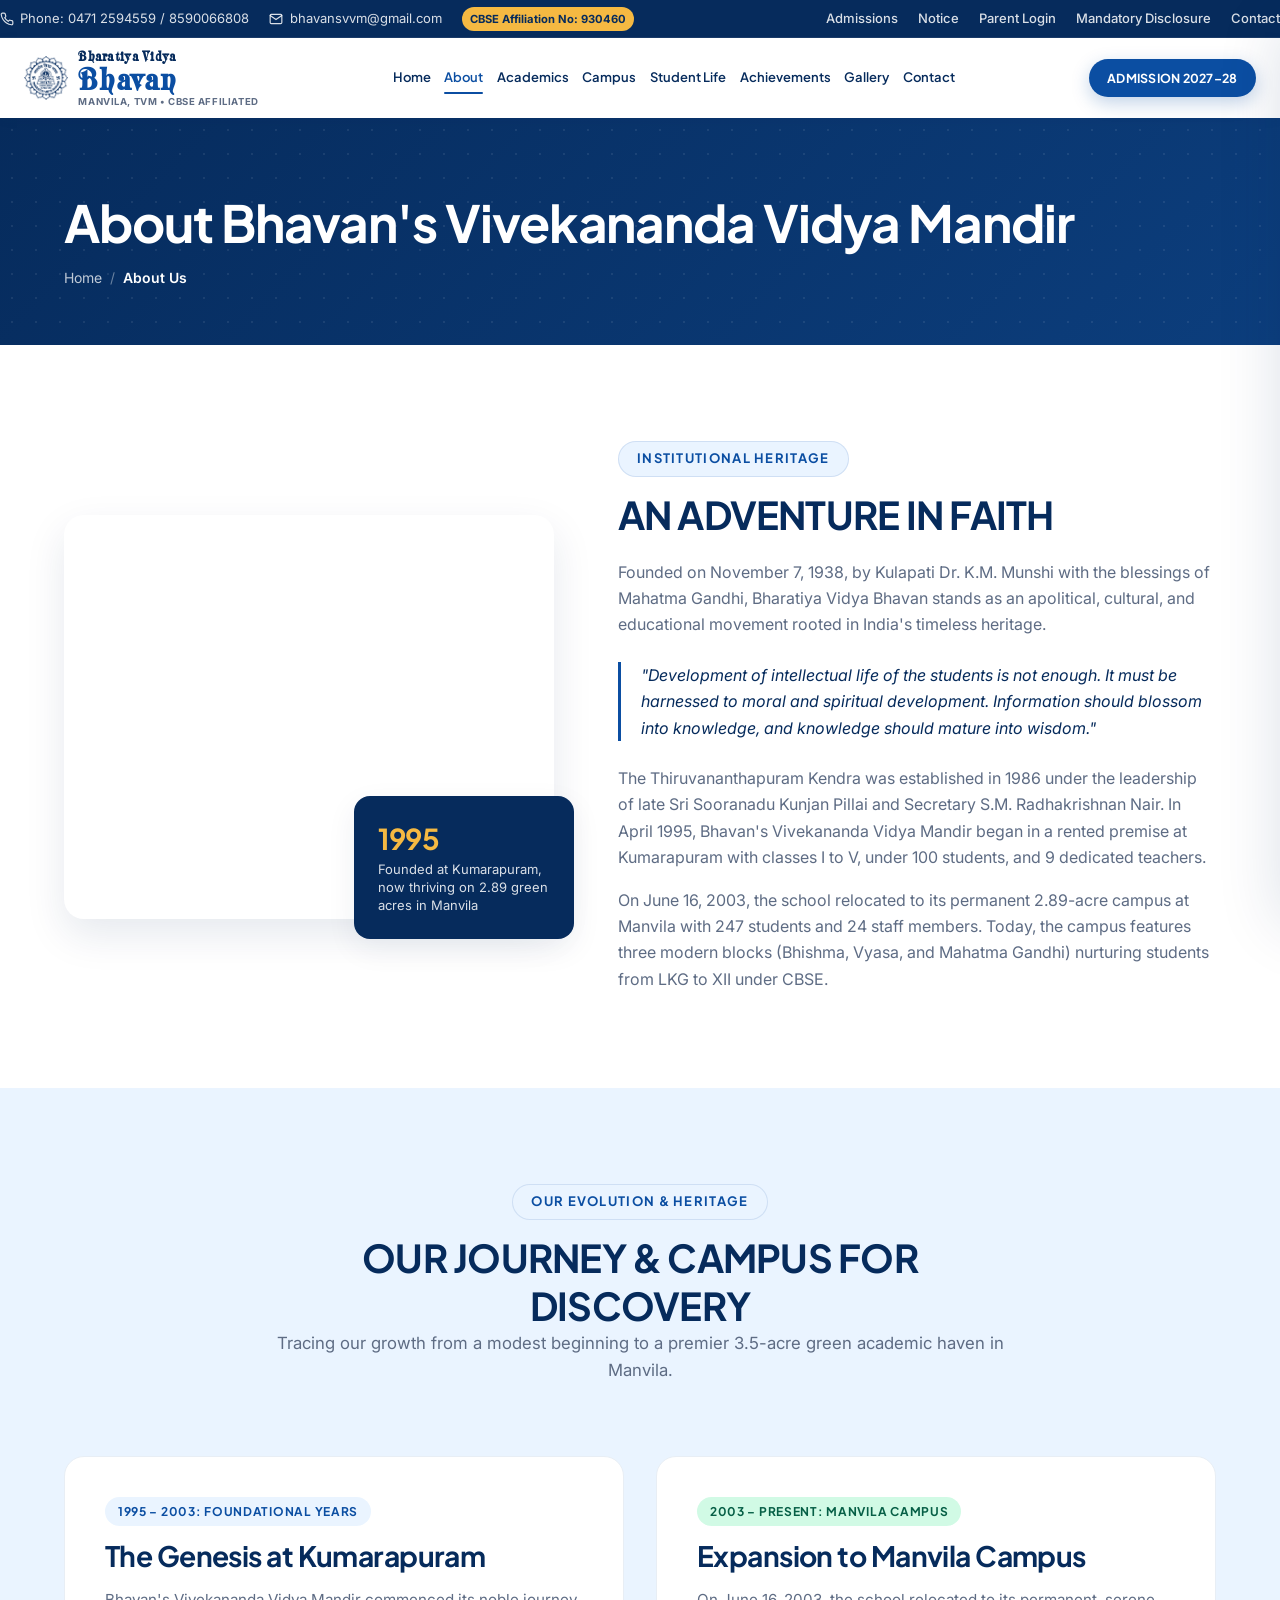
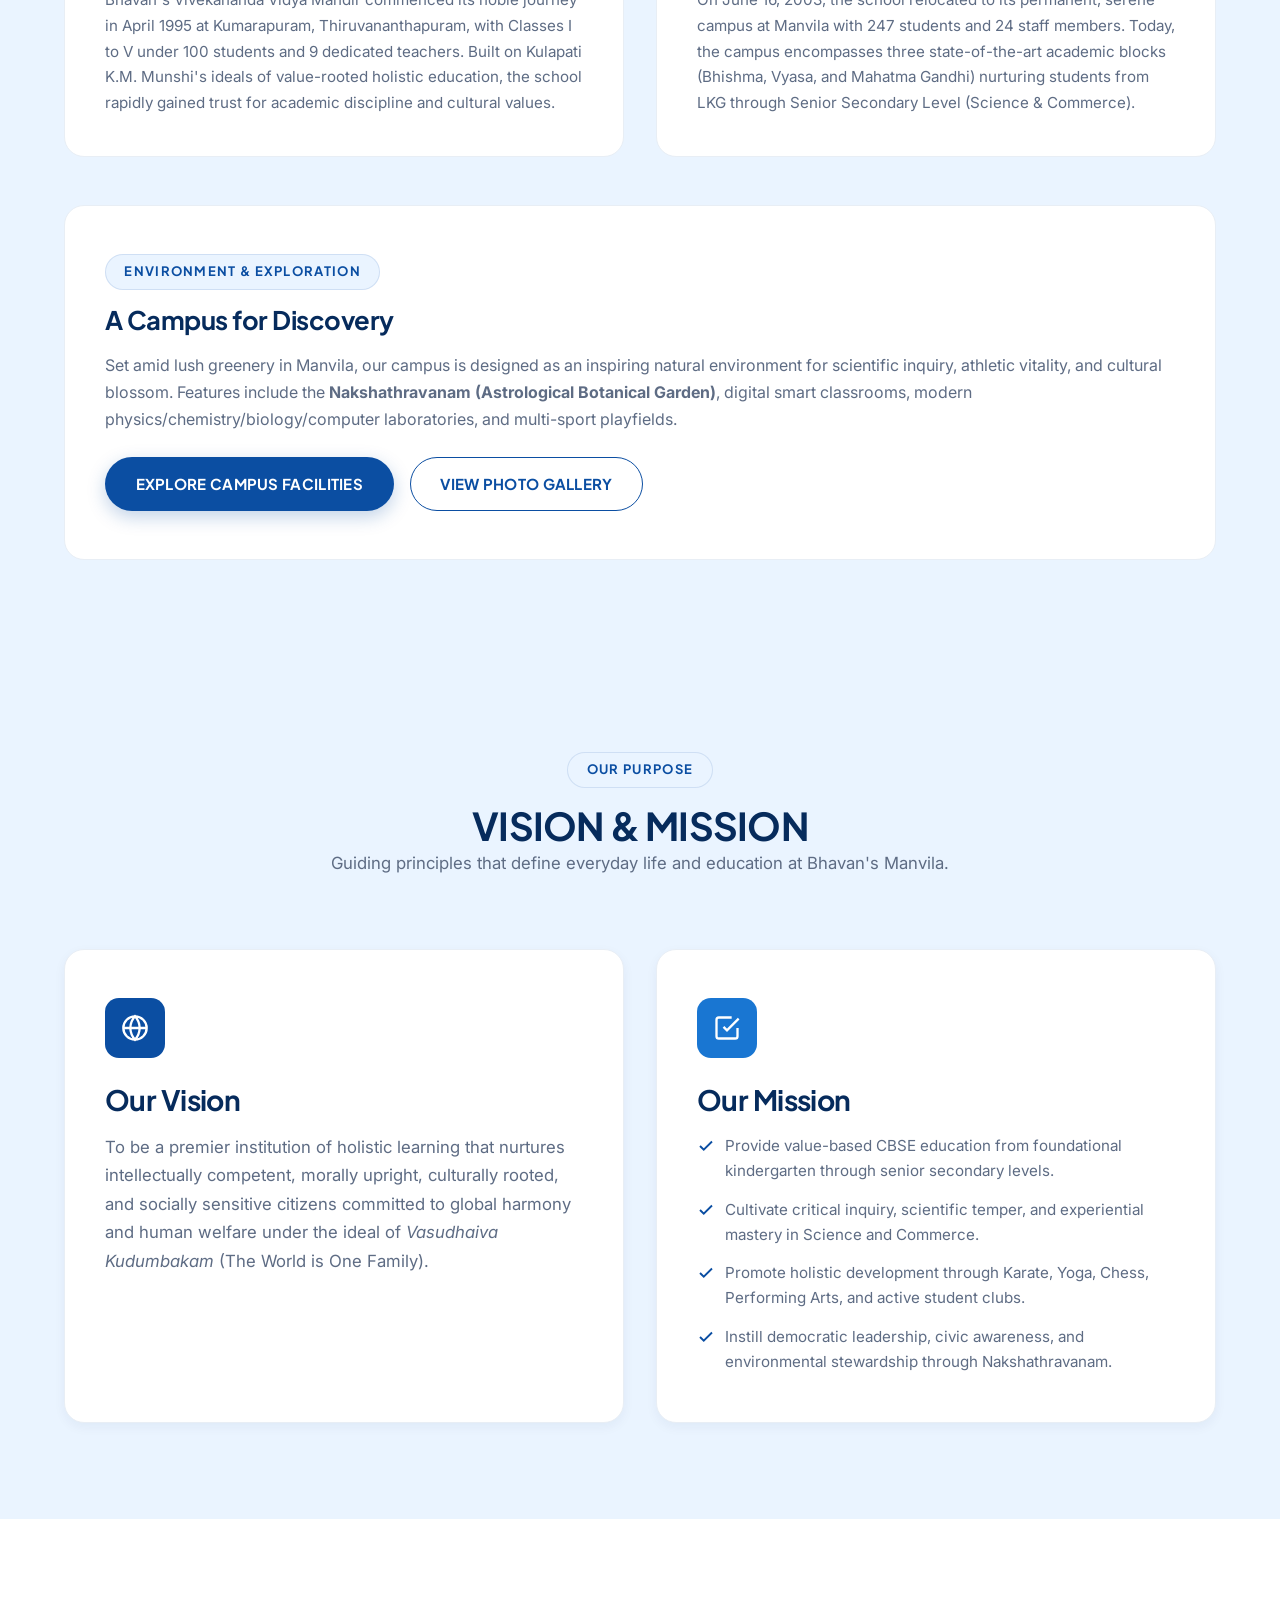
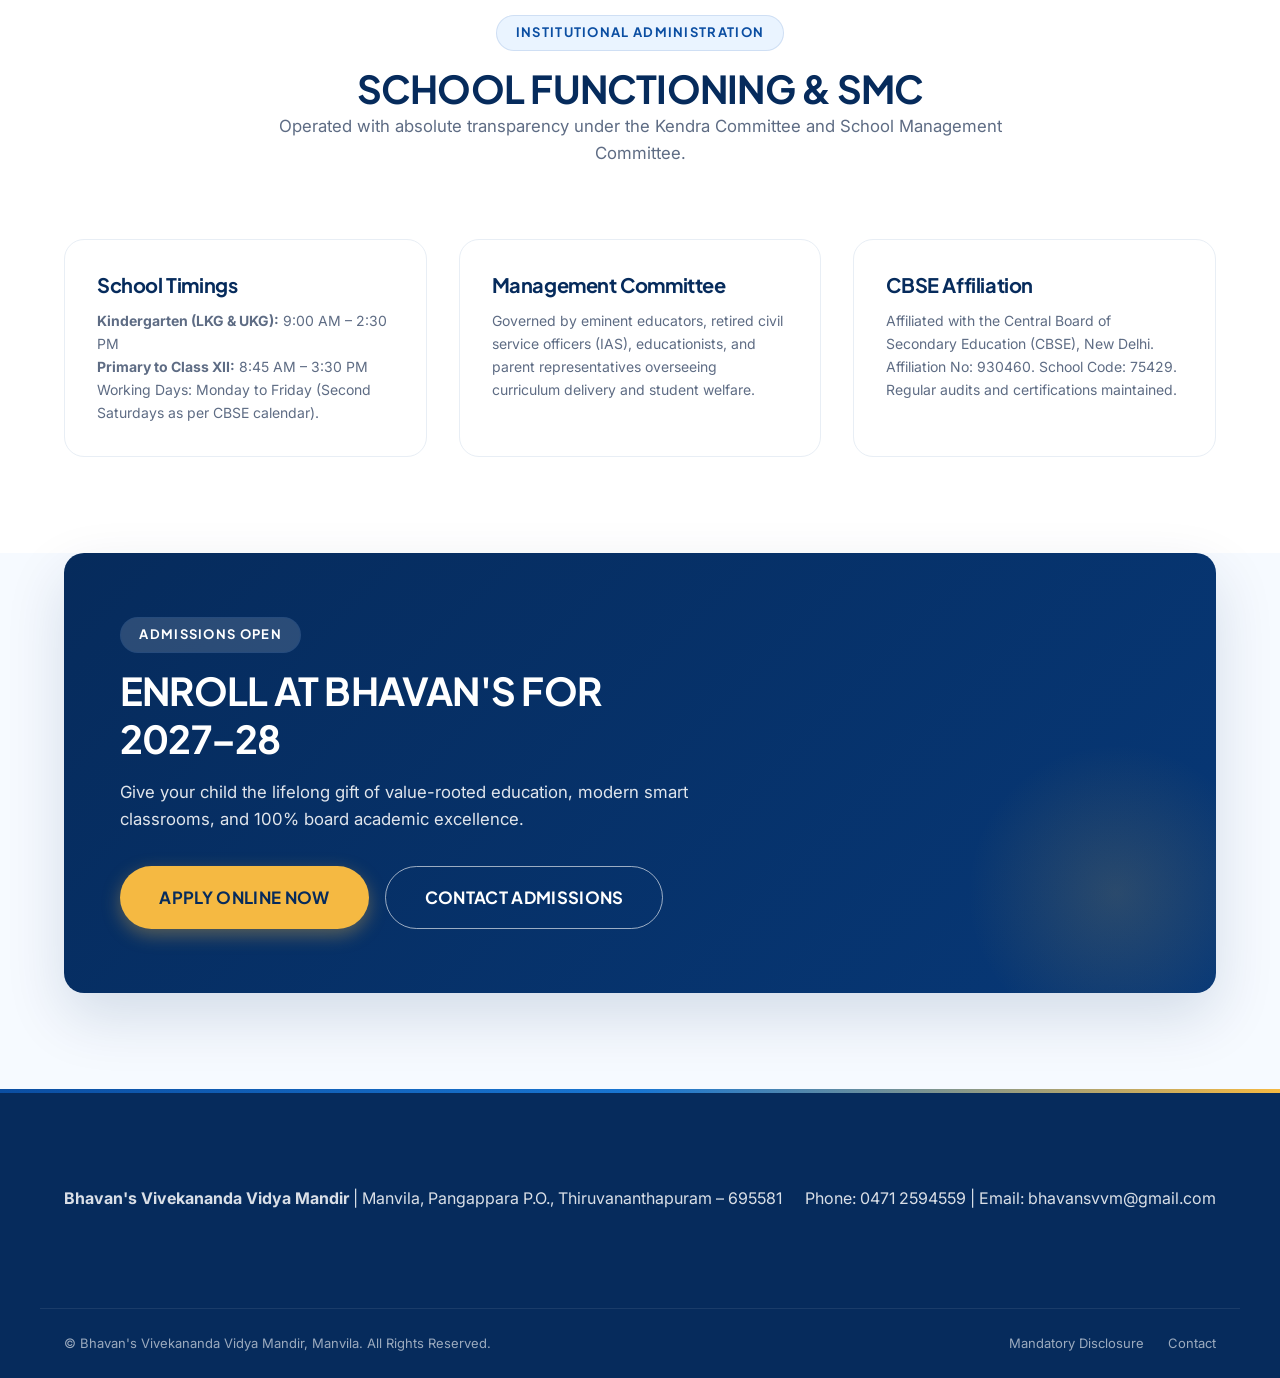
<file: about.html>
<!DOCTYPE html>
<html lang="en">
<head>
  <meta charset="UTF-8">
  <meta name="viewport" content="width=device-width, initial-scale=1.0">
  <title>About Us | Bhavan's Vivekananda Vidya Mandir, Manvila</title>
  <meta name="description" content="Learn about the history, vision, and mission of Bhavan's Vivekananda Vidya Mandir, Manvila, Thiruvananthapuram. Established in 1995 under Bharatiya Vidya Bhavan.">
  <link rel="preconnect" href="https://fonts.googleapis.com">
  <link rel="preconnect" href="https://fonts.gstatic.com" crossorigin>
  <link href="https://fonts.googleapis.com/css2?family=Inter:wght@400;500;600;700&family=Plus+Jakarta+Sans:wght@600;700;800&display=swap" rel="stylesheet">
  <link rel="stylesheet" href="css/variables.css">
  <link rel="stylesheet" href="css/main.css">
  <link rel="stylesheet" href="css/components.css">
  <link rel="stylesheet" href="css/home.css">
  <link rel="stylesheet" href="css/responsive.css">
  <link rel="icon" type="image/png" href="assets/images/bvb-manvila-logo.png">
</head>
<body>

  <!-- Top Bar -->
  <!-- 1. TOP UTILITY BAR -->
  <header class="top-bar">
    <div class="container-wide top-bar-inner">
      <div class="top-bar-left">
        <div class="top-bar-item">
          <svg width="14" height="14" viewBox="0 0 24 24" fill="none" stroke="currentColor" stroke-width="2" stroke-linecap="round" stroke-linejoin="round"><path d="M22 16.92v3a2 2 0 0 1-2.18 2 19.79 19.79 0 0 1-8.63-3.07 19.5 19.5 0 0 1-6-6 19.79 19.79 0 0 1-3.07-8.67A2 2 0 0 1 4.11 2h3a2 2 0 0 1 2 1.72 12.84 12.84 0 0 0 .7 2.81 2 2 0 0 1-.45 2.11L8.09 9.91a16 16 0 0 0 6 6l1.27-1.27a2 2 0 0 1 2.11-.45 12.84 12.84 0 0 0 2.81.7A2 2 0 0 1 22 16.92z"></path></svg>
          <span>Phone: 0471 2594559 / 8590066808</span>
        </div>
        <div class="top-bar-item">
          <svg width="14" height="14" viewBox="0 0 24 24" fill="none" stroke="currentColor" stroke-width="2" stroke-linecap="round" stroke-linejoin="round"><path d="M4 4h16c1.1 0 2 .9 2 2v12c0 1.1-.9 2-2 2H4c-1.1 0-2-.9-2-2V6c0-1.1.9-2 2-2z"></path><polyline points="22,6 12,13 2,6"></polyline></svg>
          <a href="mailto:bhavansvvm@gmail.com">bhavansvvm@gmail.com</a>
        </div>
        <div class="top-bar-item">
          <span class="top-bar-badge">CBSE Affiliation No: 930460</span>
        </div>
      </div>
      <div class="top-bar-right">
        <a href="admissions.html" class="top-bar-link ">Admissions</a>
        <a href="events.html" class="top-bar-link ">Notice</a>
        <a href="http://bvbmva.amserp.in/index.php/user/login" target="_blank" rel="noopener" class="top-bar-link">Parent Login</a>
        <a href="mandatory-disclosure.html" class="top-bar-link ">Mandatory Disclosure</a>
        <a href="contact.html" class="top-bar-link ">Contact</a>
      </div>
    </div>
  </header>

  <!-- 2. MAIN STICKY HEADER -->
  <nav class="main-header" id="mainHeader">
    <div class="container-wide header-container">
      <a href="index.html" class="header-logo" aria-label="Bhavan's Vivekananda Vidya Mandir Home">
        <img src="assets/images/bvb-manvila-logo.png" alt="Bhavan's Vivekananda Vidya Mandir Logo" width="60" height="60">
        <div class="header-logo-text">
          <span class="logo-top-text">Bharatiya Vidya</span>
          <span class="logo-title-bhavan">Bhavan</span>
          <span class="logo-sub">MANVILA, TVM • CBSE AFFILIATED</span>
        </div>
      </a>

      <!-- Desktop Navigation Menu -->
      <ul class="nav-menu">
        <li class="nav-item "><a href="index.html" class="nav-link">Home</a></li>
        <li class="nav-item active">
          <a href="about.html" class="nav-link">About</a>
          <div class="nav-dropdown">
            <a href="about.html#our-story" class="dropdown-link">Our Story</a>
            <a href="campus.html#our-journey" class="dropdown-link">Our Journey</a>
            <a href="about.html#vision-mission" class="dropdown-link">Vision & Mission</a>
            <a href="about.html#history" class="dropdown-link">School History</a>
            <a href="leadership.html" class="dropdown-link">Leadership & Management</a>
          </div>
        </li>
        <li class="nav-item ">
          <a href="academics.html" class="nav-link">Academics</a>
          <div class="nav-dropdown">
            <a href="academics.html#curriculum" class="dropdown-link">CBSE Curriculum</a>
            <a href="academics.html#streams" class="dropdown-link">Science & Commerce Streams</a>
            <a href="academics.html#academic-environment" class="dropdown-link">Academic Environment</a>
            <a href="academics.html#staff-details" class="dropdown-link">Staff Details</a>
            <a href="academics.html#fee-structure" class="dropdown-link">Fees Structure</a>
            <a href="academics.html#tc" class="dropdown-link">Transfer Certificate (TC)</a>
            <a href="academics.html#clubs" class="dropdown-link">Clubs & Activities</a>
          </div>
        </li>
        <li class="nav-item "><a href="campus.html" class="nav-link">Campus</a></li>
        <li class="nav-item "><a href="student-life.html" class="nav-link">Student Life</a></li>
        <li class="nav-item "><a href="achievements.html" class="nav-link">Achievements</a></li>
        <li class="nav-item "><a href="gallery.html" class="nav-link">Gallery</a></li>
        <li class="nav-item "><a href="contact.html" class="nav-link">Contact</a></li>
      </ul>

      <!-- Header Action CTA -->
      <div class="header-actions">
        <a href="admissions.html" class="btn btn-primary btn-pill header-cta-desktop">ADMISSION 2027–28</a>
        <button class="mobile-toggle" aria-label="Toggle navigation menu">
          <span class="hamburger-bar"></span>
          <span class="hamburger-bar"></span>
          <span class="hamburger-bar"></span>
        </button>
      </div>
    </div>
  </nav>

  <!-- Mobile Navigation Drawer -->
  <div class="mobile-drawer-overlay"></div>
  <aside class="mobile-drawer" id="mobileDrawer">
    <div class="drawer-header">
      <div class="header-logo-text">
        <span class="logo-title">BVB MANVILA</span>
        <span class="logo-sub">Trivandrum</span>
      </div>
      <button class="drawer-close" aria-label="Close menu">&times;</button>
    </div>
    <ul class="mobile-nav-list">
      <li class="mobile-nav-item"><a href="index.html">Home</a></li>
      <li class="mobile-nav-item"><a href="about.html">About School</a></li>
      <li class="mobile-nav-item"><a href="academics.html">Academics & Streams</a></li>
      <li class="mobile-nav-item"><a href="campus.html">Campus & Facilities</a></li>
      <li class="mobile-nav-item"><a href="student-life.html">Student Life</a></li>
      <li class="mobile-nav-item"><a href="achievements.html">Achievements</a></li>
      <li class="mobile-nav-item"><a href="gallery.html">Gallery</a></li>
      <li class="mobile-nav-item"><a href="events.html">Events & News</a></li>
      <li class="mobile-nav-item"><a href="leadership.html">Leadership</a></li>
      <li class="mobile-nav-item"><a href="mandatory-disclosure.html">Mandatory Disclosure</a></li>
      <li class="mobile-nav-item"><a href="contact.html">Contact Us</a></li>
    </ul>
    <div class="mobile-drawer-actions">
      <a href="admissions.html" class="btn btn-primary btn-pill">ADMISSION 2027–28</a>
      <a href="http://bvbmva.amserp.in/index.php/user/login" target="_blank" rel="noopener" class="btn btn-outline">Parent / Student Login</a>
    </div>
  </aside>

  <!-- Page Banner -->
  <div class="page-banner">
    <div class="container">
      <h1>About Bhavan's Vivekananda Vidya Mandir</h1>
      <div class="breadcrumbs">
        <a href="index.html">Home</a>
        <span class="divider">/</span>
        <span class="current">About Us</span>
      </div>
    </div>
  </div>

  <main>
    <!-- Our Story Section -->
    <section class="section-padding bg-white" id="our-story">
      <div class="container">
        <div class="welcome-grid">
          <div class="welcome-media">
            <div class="welcome-img-card"></div>
            <div class="welcome-accent-box">
              <h3>1995</h3>
              <p>Founded at Kumarapuram, now thriving on 2.89 green acres in Manvila</p>
            </div>
          </div>
          <div class="welcome-content">
            <span class="section-badge">INSTITUTIONAL HERITAGE</span>
            <h2>AN ADVENTURE IN FAITH</h2>
            <p>
              Founded on November 7, 1938, by Kulapati Dr. K.M. Munshi with the blessings of Mahatma Gandhi, Bharatiya Vidya Bhavan stands as an apolitical, cultural, and educational movement rooted in India's timeless heritage.
            </p>
            <div class="welcome-quote">
              "Development of intellectual life of the students is not enough. It must be harnessed to moral and spiritual development. Information should blossom into knowledge, and knowledge should mature into wisdom."
            </div>
            <p>
              The Thiruvananthapuram Kendra was established in 1986 under the leadership of late Sri Sooranadu Kunjan Pillai and Secretary S.M. Radhakrishnan Nair. In April 1995, Bhavan's Vivekananda Vidya Mandir began in a rented premise at Kumarapuram with classes I to V, under 100 students, and 9 dedicated teachers.
            </p>
            <p>
              On June 16, 2003, the school relocated to its permanent 2.89-acre campus at Manvila with 247 students and 24 staff members. Today, the campus features three modern blocks (Bhishma, Vyasa, and Mahatma Gandhi) nurturing students from LKG to XII under CBSE.
            </p>
          </div>
        </div>
      </div>
    </section>

    <!-- OUR JOURNEY & CAMPUS FOR DISCOVERY SECTION -->
    <section class="section-padding bg-light-blue" id="our-journey">
      <div class="container">
        <div class="section-header text-center">
          <span class="section-badge">OUR EVOLUTION & HERITAGE</span>
          <h2>OUR JOURNEY & CAMPUS FOR DISCOVERY</h2>
          <p class="section-subtitle">Tracing our growth from a modest beginning to a premier 3.5-acre green academic haven in Manvila.</p>
        </div>

        <div class="grid-2col" style="margin-bottom: 3rem;">
          <div class="card card-bordered" style="padding: 2.5rem; background: white;">
            <span class="badge badge-blue" style="margin-bottom: 0.75rem; display: inline-block;">1995 – 2003: FOUNDATIONAL YEARS</span>
            <h3 style="color: var(--color-deep-blue); margin-bottom: 0.85rem;">The Genesis at Kumarapuram</h3>
            <p style="font-size: 0.95rem; line-height: 1.7; color: var(--color-text-secondary);">
              Bhavan's Vivekananda Vidya Mandir commenced its noble journey in April 1995 at Kumarapuram, Thiruvananthapuram, with Classes I to V under 100 students and 9 dedicated teachers. Built on Kulapati K.M. Munshi's ideals of value-rooted holistic education, the school rapidly gained trust for academic discipline and cultural values.
            </p>
          </div>

          <div class="card card-bordered" style="padding: 2.5rem; background: white;">
            <span class="badge badge-green" style="margin-bottom: 0.75rem; display: inline-block;">2003 – PRESENT: MANVILA CAMPUS</span>
            <h3 style="color: var(--color-deep-blue); margin-bottom: 0.85rem;">Expansion to Manvila Campus</h3>
            <p style="font-size: 0.95rem; line-height: 1.7; color: var(--color-text-secondary);">
              On June 16, 2003, the school relocated to its permanent, serene campus at Manvila with 247 students and 24 staff members. Today, the campus encompasses three state-of-the-art academic blocks (Bhishma, Vyasa, and Mahatma Gandhi) nurturing students from LKG through Senior Secondary Level (Science & Commerce).
            </p>
          </div>
        </div>

        <!-- A Campus for Discovery Sub-Section -->
        <div class="card card-bordered" style="padding: 3rem 2.5rem; background: white;" id="campus-discovery">
          <div style="display: flex; gap: 2rem; flex-wrap: wrap; align-items: center;">
            <div style="flex: 1; min-width: 280px;">
              <span class="section-badge">ENVIRONMENT & EXPLORATION</span>
              <h3 style="color: var(--color-deep-blue); font-size: 1.6rem; margin-bottom: 1rem;">A Campus for Discovery</h3>
              <p style="font-size: 1rem; line-height: 1.7; color: var(--color-text-secondary);">
                Set amid lush greenery in Manvila, our campus is designed as an inspiring natural environment for scientific inquiry, athletic vitality, and cultural blossom. Features include the <strong>Nakshathravanam (Astrological Botanical Garden)</strong>, digital smart classrooms, modern physics/chemistry/biology/computer laboratories, and multi-sport playfields.
              </p>
              <div style="display: flex; gap: 1rem; flex-wrap: wrap; margin-top: 1.5rem;">
                <a href="campus.html" class="btn btn-primary btn-pill">EXPLORE CAMPUS FACILITIES</a>
                <a href="gallery.html" class="btn btn-outline btn-pill">VIEW PHOTO GALLERY</a>
              </div>
            </div>
            
          </div>
        </div>

      </div>
    </section>

    <!-- Vision & Mission Section -->
    <section class="section-padding bg-light-blue" id="vision-mission">
      <div class="container">
        <div class="section-header text-center">
          <span class="section-badge">OUR PURPOSE</span>
          <h2>VISION & MISSION</h2>
          <p class="section-subtitle">Guiding principles that define everyday life and education at Bhavan's Manvila.</p>
        </div>

        <div class="grid-2col">
          <div class="card" style="padding: 3rem 2.5rem; border: 1px solid var(--color-border); box-shadow: var(--shadow-sm);">
            <div class="feature-icon-wrap" style="background-color: var(--color-primary); color: white;">
              <svg width="28" height="28" viewBox="0 0 24 24" fill="none" stroke="currentColor" stroke-width="2"><circle cx="12" cy="12" r="10"></circle><line x1="2" y1="12" x2="22" y2="12"></line><path d="M12 2a15.3 15.3 0 0 1 4 10 15.3 15.3 0 0 1-4 10 15.3 15.3 0 0 1-4-10 15.3 15.3 0 0 1 4-10z"></path></svg>
            </div>
            <h3 style="margin-bottom: 1rem; color: var(--color-deep-blue);">Our Vision</h3>
            <p style="font-size: 1.05rem; line-height: 1.7; color: var(--color-text-secondary);">
              To be a premier institution of holistic learning that nurtures intellectually competent, morally upright, culturally rooted, and socially sensitive citizens committed to global harmony and human welfare under the ideal of <em>Vasudhaiva Kudumbakam</em> (The World is One Family).
            </p>
          </div>

          <div class="card" style="padding: 3rem 2.5rem; border: 1px solid var(--color-border); box-shadow: var(--shadow-sm);">
            <div class="feature-icon-wrap" style="background-color: var(--color-secondary-blue); color: white;">
              <svg width="28" height="28" viewBox="0 0 24 24" fill="none" stroke="currentColor" stroke-width="2"><polyline points="9 11 12 14 22 4"></polyline><path d="M21 12v7a2 2 0 0 1-2 2H5a2 2 0 0 1-2-2V5a2 2 0 0 1 2-2h11"></path></svg>
            </div>
            <h3 style="margin-bottom: 1rem; color: var(--color-deep-blue);">Our Mission</h3>
            <ul style="display: flex; flex-direction: column; gap: 0.85rem; font-size: 0.95rem; color: var(--color-text-secondary);">
              <li style="display: flex; align-items: flex-start; gap: 0.6rem;">
                <svg width="18" height="18" viewBox="0 0 24 24" fill="none" stroke="var(--color-primary)" stroke-width="2.5" style="flex-shrink:0; margin-top:0.25rem;"><polyline points="20 6 9 17 4 12"></polyline></svg>
                <span>Provide value-based CBSE education from foundational kindergarten through senior secondary levels.</span>
              </li>
              <li style="display: flex; align-items: flex-start; gap: 0.6rem;">
                <svg width="18" height="18" viewBox="0 0 24 24" fill="none" stroke="var(--color-primary)" stroke-width="2.5" style="flex-shrink:0; margin-top:0.25rem;"><polyline points="20 6 9 17 4 12"></polyline></svg>
                <span>Cultivate critical inquiry, scientific temper, and experiential mastery in Science and Commerce.</span>
              </li>
              <li style="display: flex; align-items: flex-start; gap: 0.6rem;">
                <svg width="18" height="18" viewBox="0 0 24 24" fill="none" stroke="var(--color-primary)" stroke-width="2.5" style="flex-shrink:0; margin-top:0.25rem;"><polyline points="20 6 9 17 4 12"></polyline></svg>
                <span>Promote holistic development through Karate, Yoga, Chess, Performing Arts, and active student clubs.</span>
              </li>
              <li style="display: flex; align-items: flex-start; gap: 0.6rem;">
                <svg width="18" height="18" viewBox="0 0 24 24" fill="none" stroke="var(--color-primary)" stroke-width="2.5" style="flex-shrink:0; margin-top:0.25rem;"><polyline points="20 6 9 17 4 12"></polyline></svg>
                <span>Instill democratic leadership, civic awareness, and environmental stewardship through Nakshathravanam.</span>
              </li>
            </ul>
          </div>
        </div>
      </div>
    </section>

    <!-- School Functioning & Management -->
    <section class="section-padding bg-white" id="management">
      <div class="container">
        <div class="section-header text-center">
          <span class="section-badge">INSTITUTIONAL ADMINISTRATION</span>
          <h2>SCHOOL FUNCTIONING & SMC</h2>
          <p class="section-subtitle">Operated with absolute transparency under the Kendra Committee and School Management Committee.</p>
        </div>

        <div class="grid-3col">
          <div class="card card-bordered" style="padding: 2rem;">
            <h4 style="margin-bottom: 0.75rem; color: var(--color-deep-blue);">School Timings</h4>
            <p style="font-size: 0.875rem;"><strong>Kindergarten (LKG & UKG):</strong> 9:00 AM – 2:30 PM<br><strong>Primary to Class XII:</strong> 8:45 AM – 3:30 PM<br>Working Days: Monday to Friday (Second Saturdays as per CBSE calendar).</p>
          </div>
          <div class="card card-bordered" style="padding: 2rem;">
            <h4 style="margin-bottom: 0.75rem; color: var(--color-deep-blue);">Management Committee</h4>
            <p style="font-size: 0.875rem;">Governed by eminent educators, retired civil service officers (IAS), educationists, and parent representatives overseeing curriculum delivery and student welfare.</p>
          </div>
          <div class="card card-bordered" style="padding: 2rem;">
            <h4 style="margin-bottom: 0.75rem; color: var(--color-deep-blue);">CBSE Affiliation</h4>
            <p style="font-size: 0.875rem;">Affiliated with the Central Board of Secondary Education (CBSE), New Delhi. Affiliation No: 930460. School Code: 75429. Regular audits and certifications maintained.</p>
          </div>
        </div>
      </div>
    </section>

    <!-- CTA Section -->
    <section class="container" style="margin-bottom: var(--space-4xl);">
      <div class="admission-cta-banner">
        <div class="admission-cta-grid">
          <div class="admission-cta-content">
            <span class="section-badge badge-white">ADMISSIONS OPEN</span>
            <h2>ENROLL AT BHAVAN'S FOR 2027–28</h2>
            <p>Give your child the lifelong gift of value-rooted education, modern smart classrooms, and 100% board academic excellence.</p>
            <div style="display: flex; gap: 1rem; flex-wrap: wrap;">
              <a href="https://bvbmva.amserp.in/index.php/user/login/loginguest" target="_blank" rel="noopener" class="btn btn-gold btn-lg">APPLY ONLINE NOW</a>
              <a href="contact.html" class="btn btn-outline-white btn-lg">CONTACT ADMISSIONS</a>
            </div>
          </div>
        </div>
      </div>
    </section>
  </main>

  <!-- Institutional Footer -->
  <footer class="site-footer">
    <div class="container footer-top">
      <div class="footer-bottom-inner" style="color: rgba(255,255,255,0.85); margin-bottom: 1.5rem;">
        <div><strong>Bhavan's Vivekananda Vidya Mandir</strong> | Manvila, Pangappara P.O., Thiruvananthapuram – 695581</div>
        <div>Phone: 0471 2594559 | Email: bhavansvvm@gmail.com</div>
      </div>
    </div>
    <div class="footer-bottom">
      <div class="container footer-bottom-inner">
        <div>© Bhavan's Vivekananda Vidya Mandir, Manvila. All Rights Reserved.</div>
        <div class="footer-bottom-links">
          <a href="mandatory-disclosure.html">Mandatory Disclosure</a>
          <a href="contact.html">Contact</a>
        </div>
      </div>
    </div>
  </footer>

  <!-- Mobile Fixed Bottom Navigation Bar -->
  <nav class="mobile-bottom-bar" aria-label="Mobile Navigation Bar">
    <div class="mobile-bottom-grid">
      <a href="index.html" class="mobile-bottom-item">
        <svg viewBox="0 0 24 24" fill="none" stroke="currentColor" stroke-width="2"><path d="M3 9l9-7 9 7v11a2 2 0 0 1-2 2H5a2 2 0 0 1-2-2z"></path><polyline points="9 22 9 12 15 12 15 22"></polyline></svg>
        <span>Home</span>
      </a>
      <a href="admissions.html" class="mobile-bottom-item">
        <svg viewBox="0 0 24 24" fill="none" stroke="currentColor" stroke-width="2"><path d="M22 10v6M2 10l10-5 10 5-10 5z"></path></svg>
        <span>Admission</span>
      </a>
      <a href="http://bvbmva.amserp.in/index.php/user/login" target="_blank" rel="noopener" class="mobile-bottom-item">
        <svg viewBox="0 0 24 24" fill="none" stroke="currentColor" stroke-width="2"><path d="M20 21v-2a4 4 0 0 0-4-4H8a4 4 0 0 0-4 4v2"></path><circle cx="12" cy="7" r="4"></circle></svg>
        <span>Login</span>
      </a>
      <a href="tel:04712594559" class="mobile-bottom-item">
        <svg viewBox="0 0 24 24" fill="none" stroke="currentColor" stroke-width="2"><path d="M22 16.92v3a2 2 0 0 1-2.18 2 19.79 19.79 0 0 1-8.63-3.07 19.5 19.5 0 0 1-6-6 19.79 19.79 0 0 1-3.07-8.67A2 2 0 0 1 4.11 2h3a2 2 0 0 1 2 1.72 12.84 12.84 0 0 0 .7 2.81 2 2 0 0 1-.45 2.11L8.09 9.91a16 16 0 0 0 6 6l1.27-1.27a2 2 0 0 1 2.11-.45 12.84 12.84 0 0 0 2.81.7A2 2 0 0 1 22 16.92z"></path></svg>
        <span>Call</span>
      </a>
    </div>
  </nav>

  <!-- Scroll to Top Trigger -->
  <button class="scroll-to-top" aria-label="Scroll back to top">
    <svg width="20" height="20" viewBox="0 0 24 24" fill="none" stroke="currentColor" stroke-width="2.5"><polyline points="18 15 12 9 6 15"></polyline></svg>
  </button>


  <script src="js/main.js"></script>
  <script src="js/quick-access.js"></script>
</body>
</html>
</file>
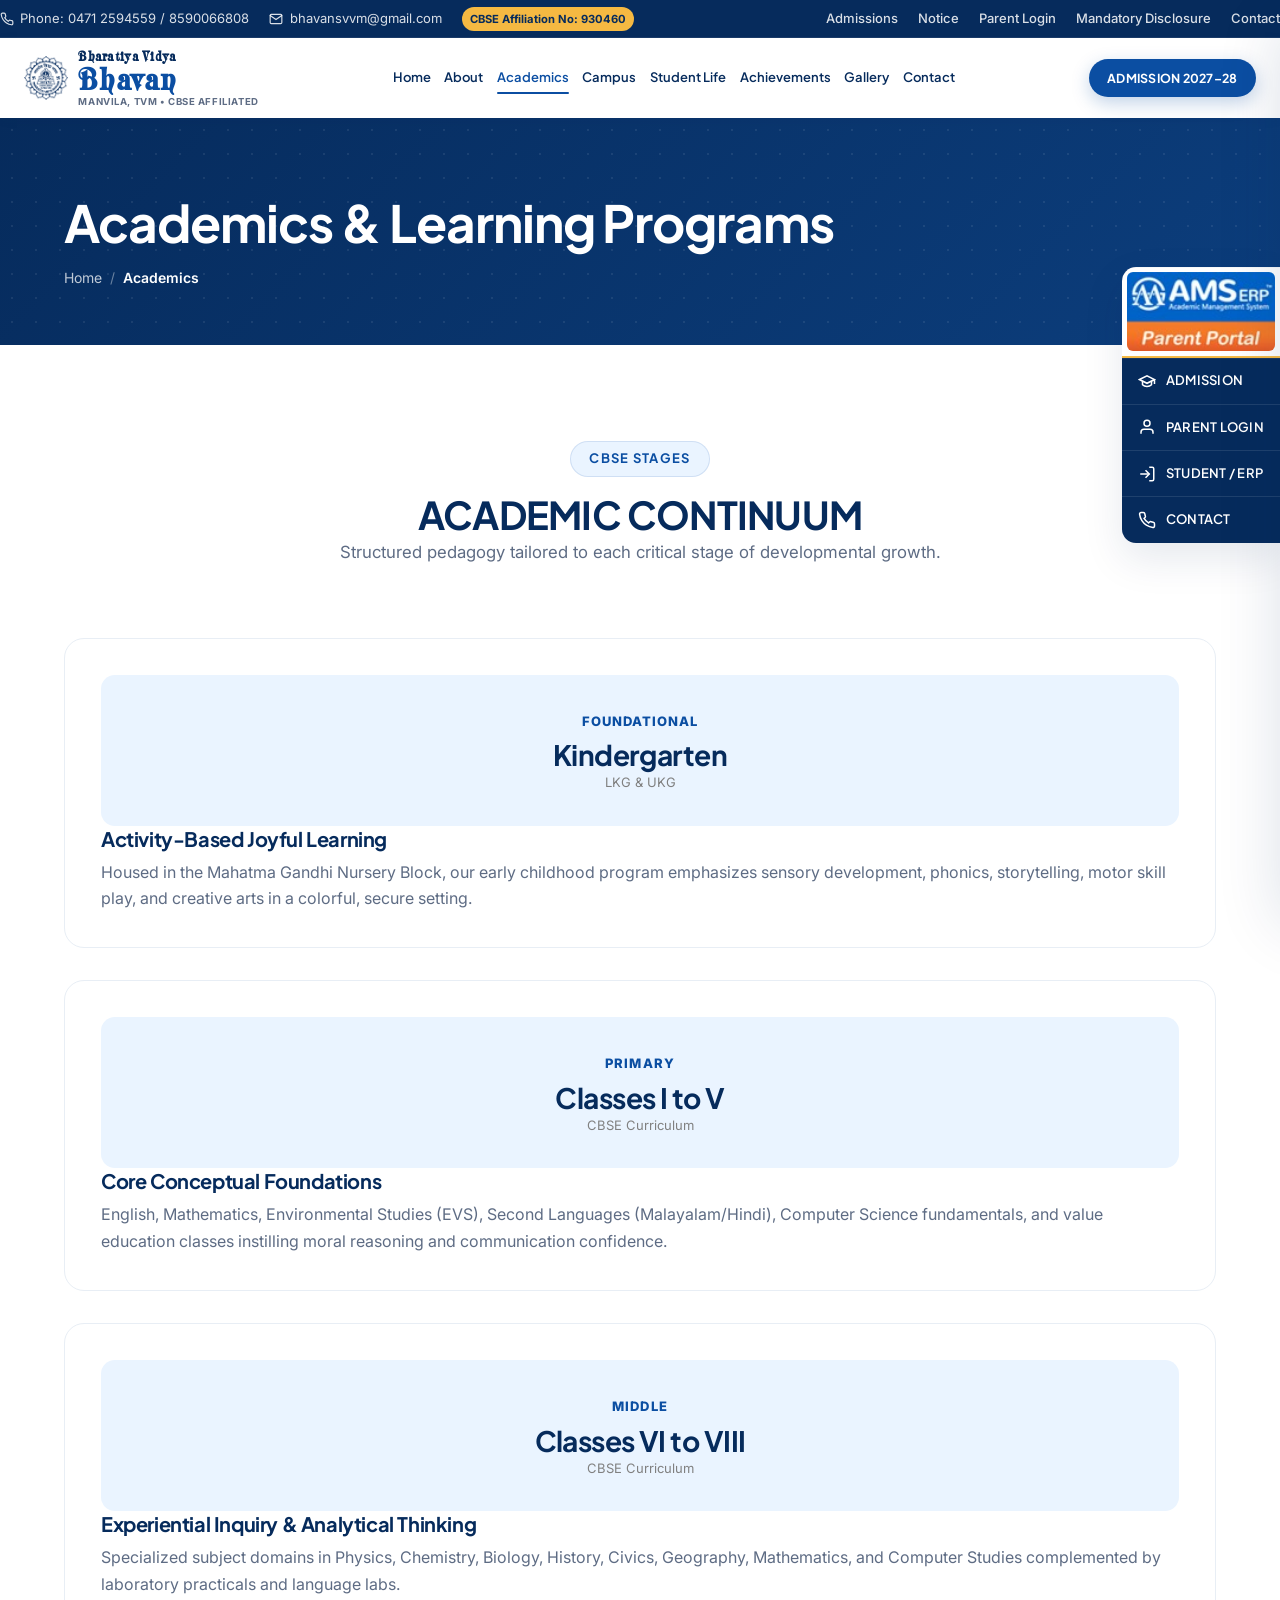
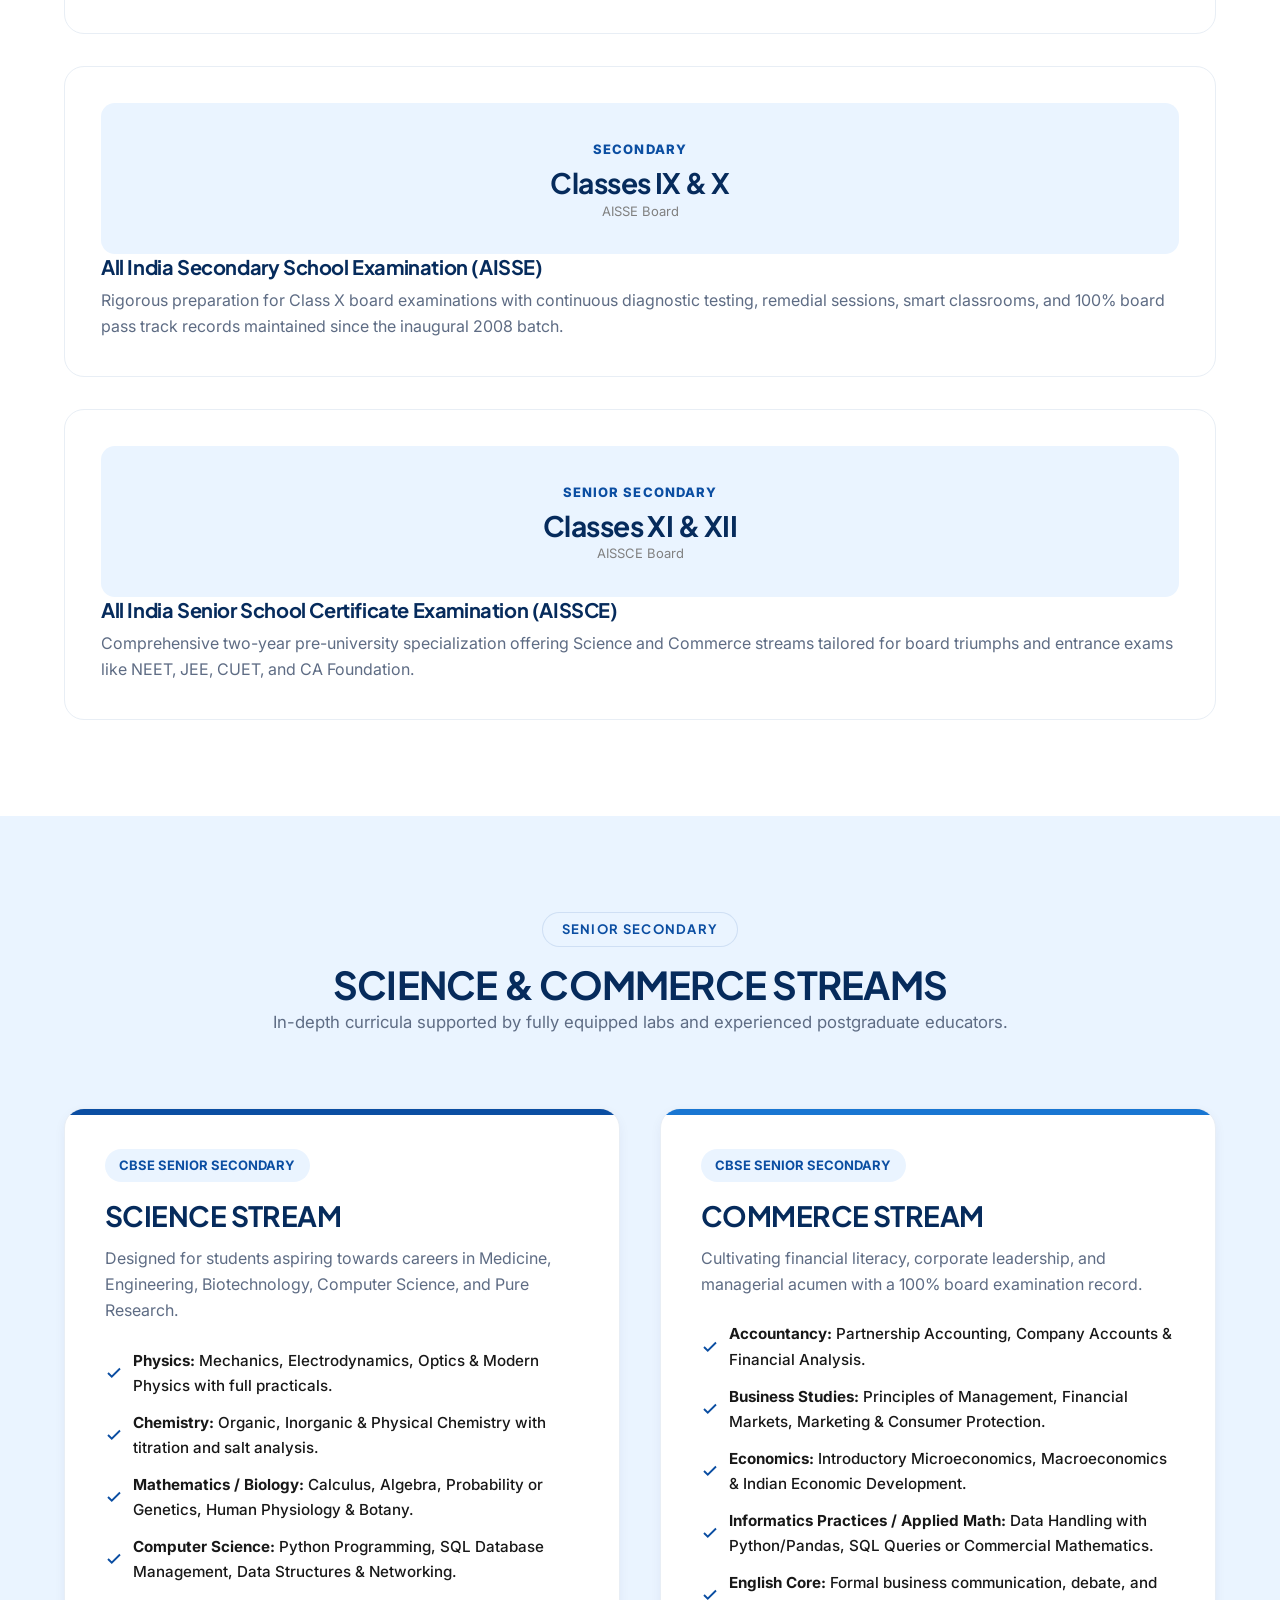
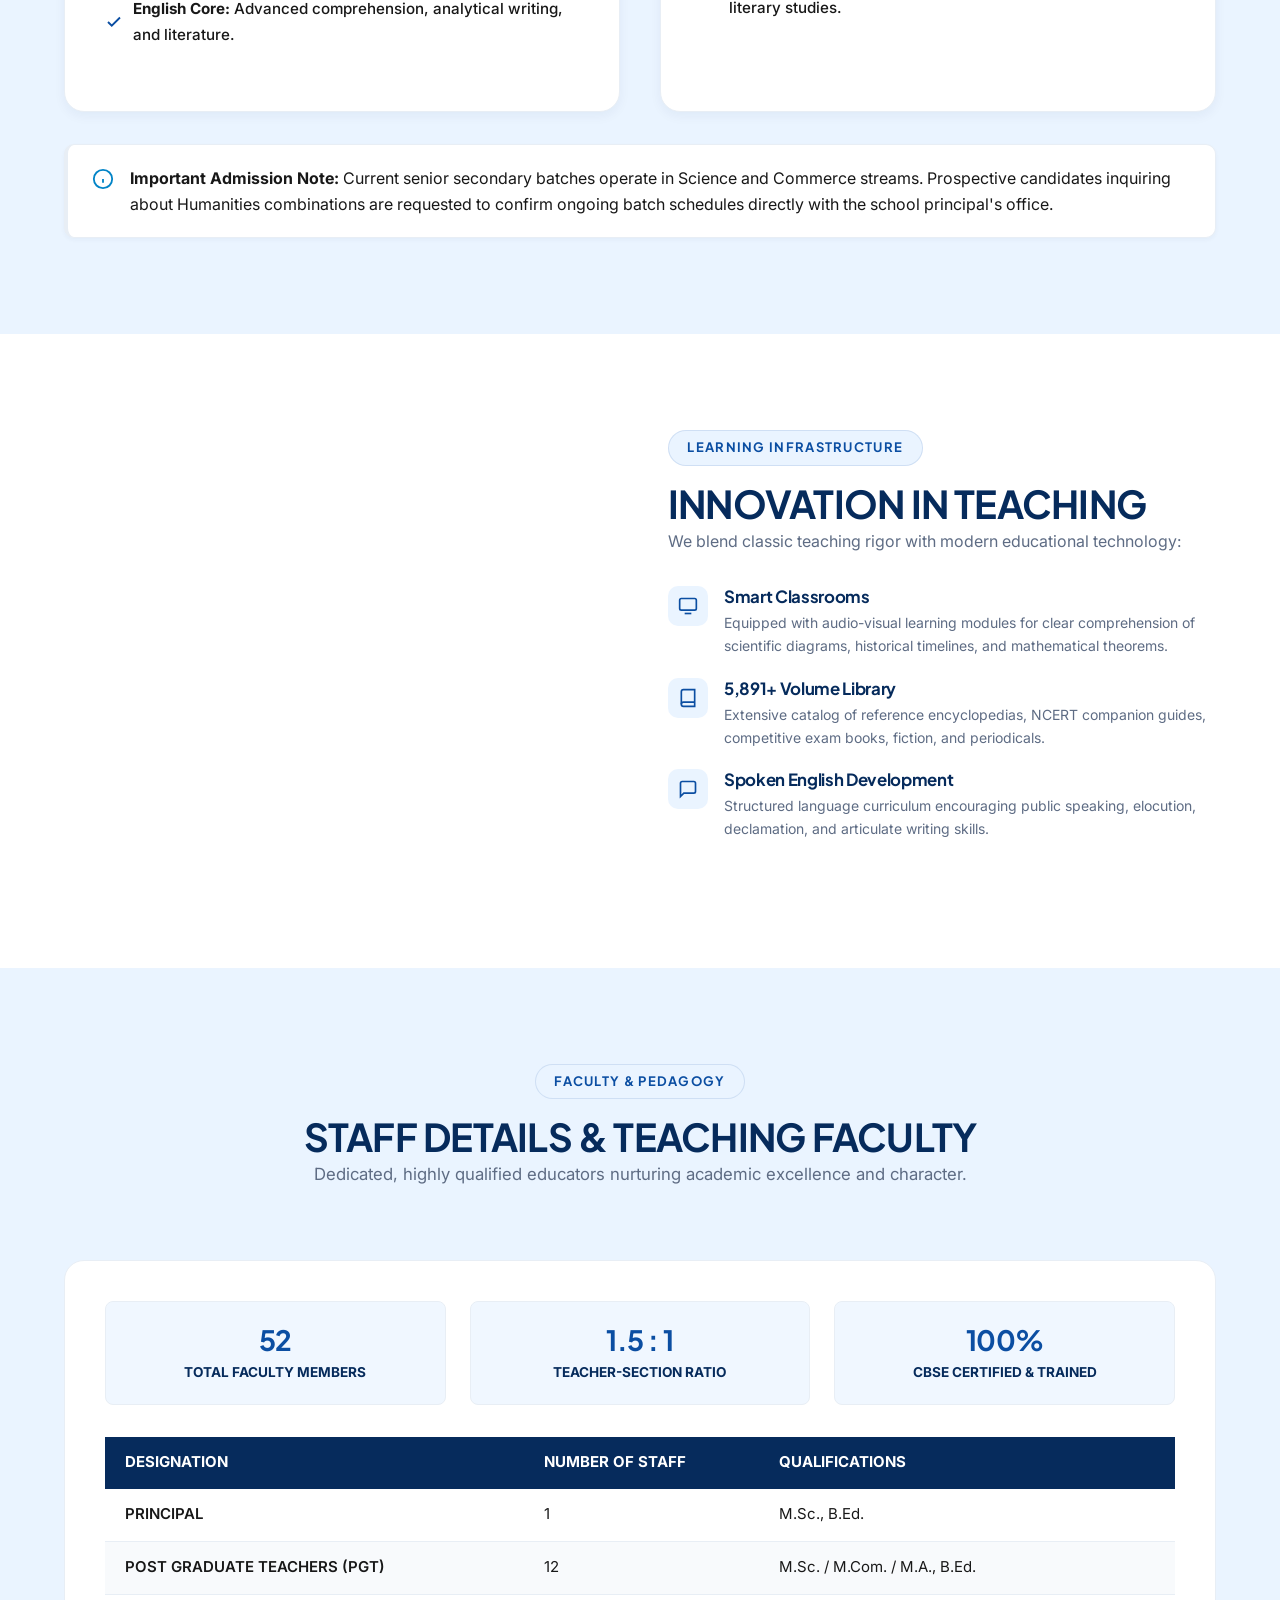
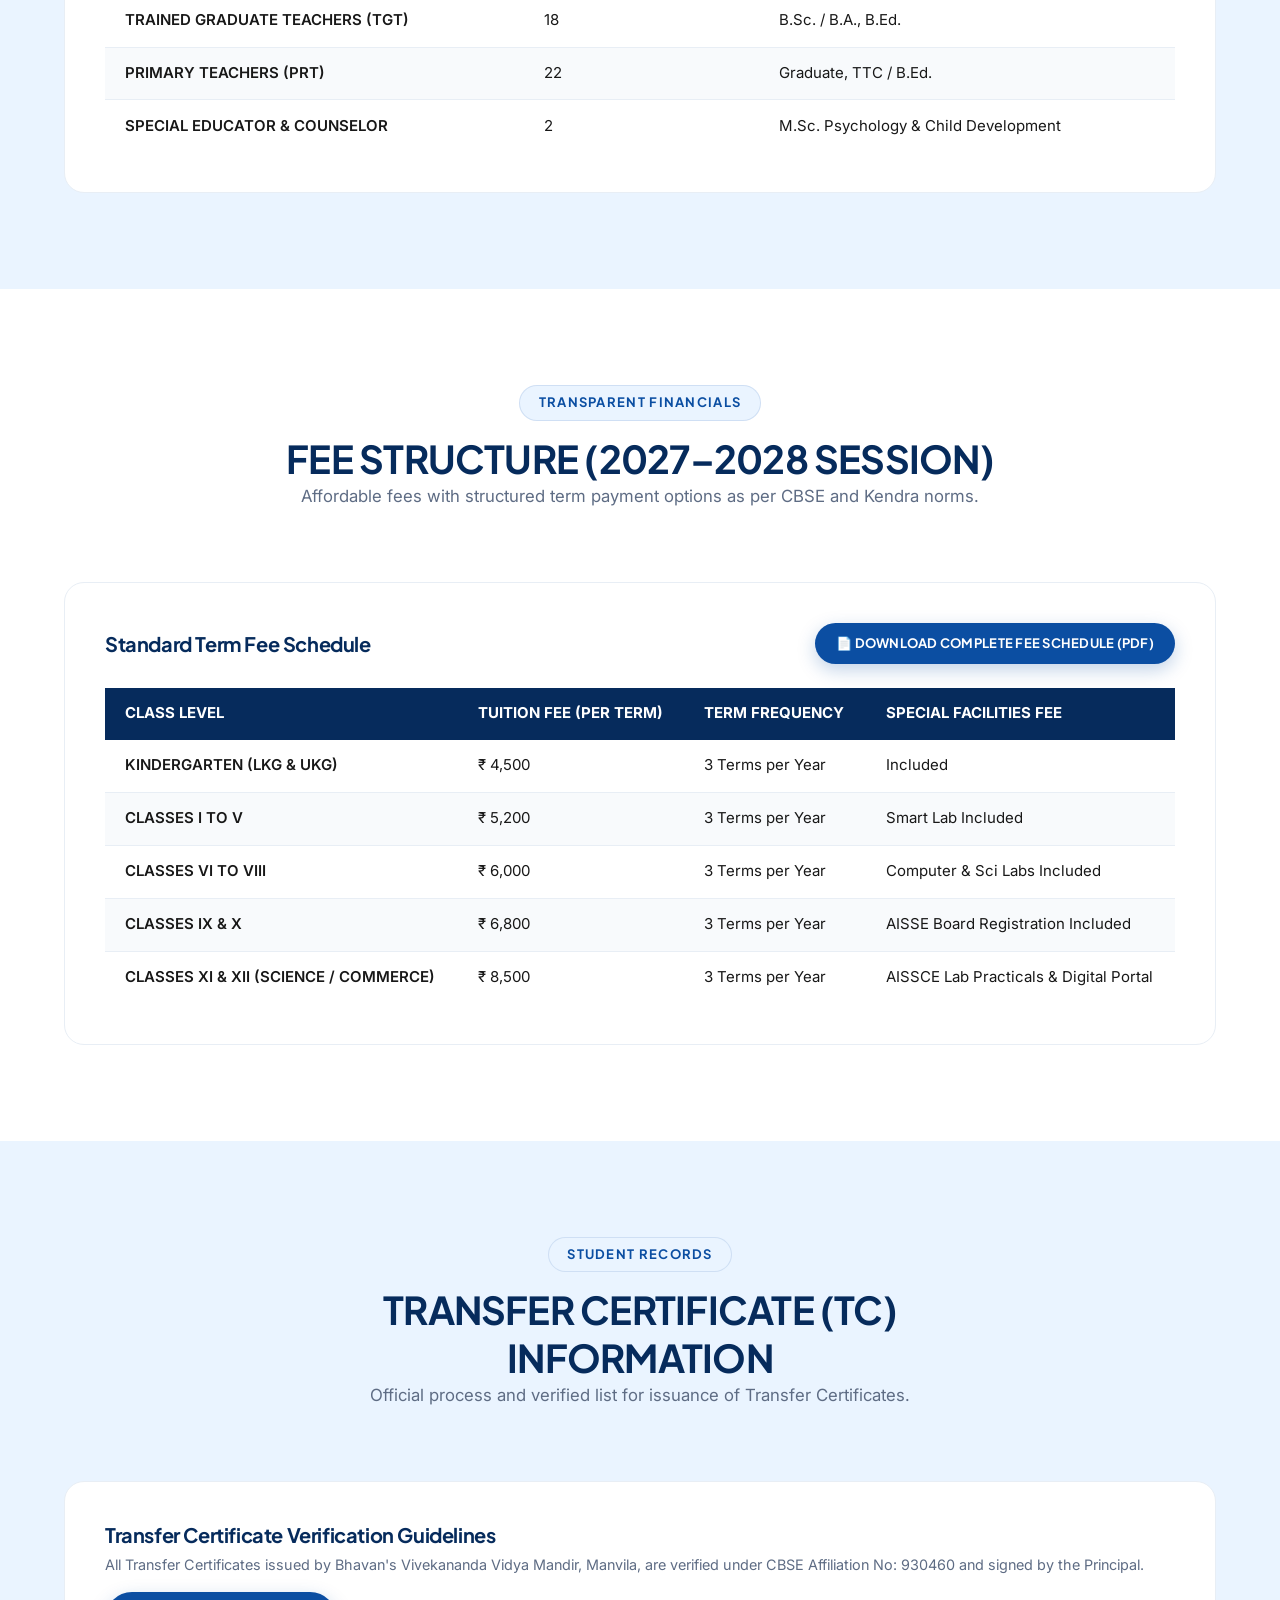
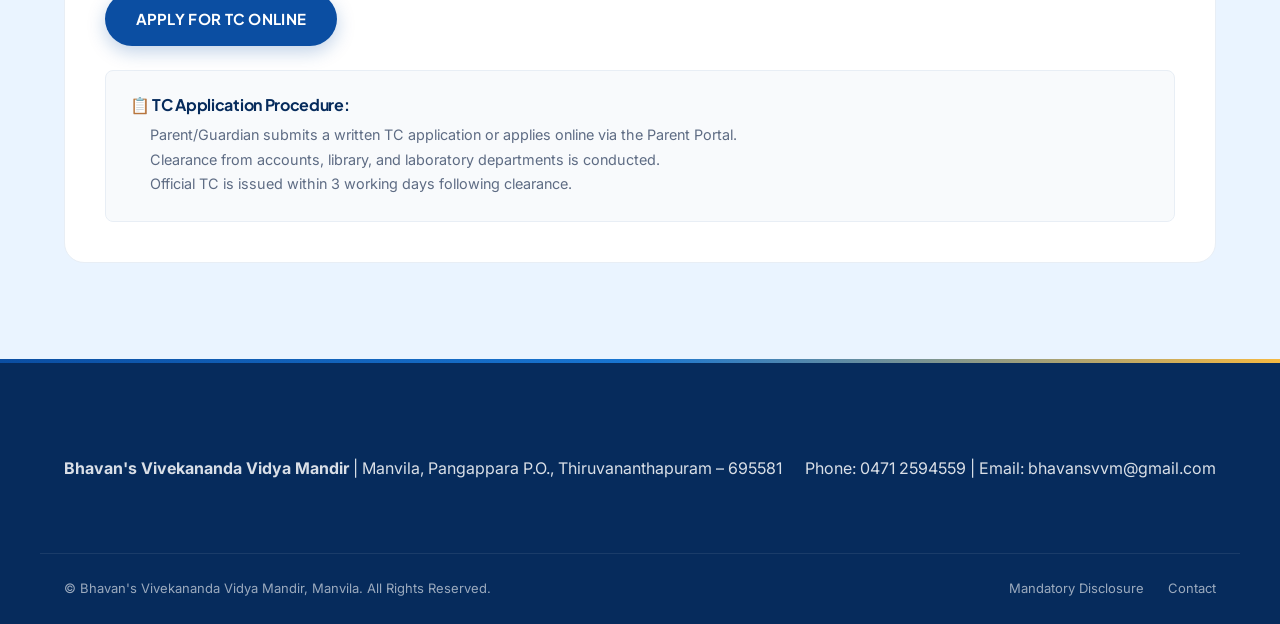
<file: academics.html>
<!DOCTYPE html>
<html lang="en">
<head>
  <meta charset="UTF-8">
  <meta name="viewport" content="width=device-width, initial-scale=1.0">
  <title>Academics & Streams | Bhavan's Vivekananda Vidya Mandir, Manvila</title>
  <meta name="description" content="Explore CBSE academic programs at Bhavan's Vivekananda Vidya Mandir Manvila from LKG to Class XII. Science and Commerce senior secondary streams.">
  <link rel="preconnect" href="https://fonts.googleapis.com">
  <link rel="preconnect" href="https://fonts.gstatic.com" crossorigin>
  <link href="https://fonts.googleapis.com/css2?family=Inter:wght@400;500;600;700&family=Plus+Jakarta+Sans:wght@600;700;800&display=swap" rel="stylesheet">
  <link rel="stylesheet" href="css/variables.css">
  <link rel="stylesheet" href="css/main.css">
  <link rel="stylesheet" href="css/components.css">
  <link rel="stylesheet" href="css/home.css">
  <link rel="stylesheet" href="css/responsive.css">
  <link rel="icon" type="image/png" href="assets/images/bvb-manvila-logo.png">
</head>
<body>

  <!-- Top Bar -->
  <!-- 1. TOP UTILITY BAR -->
  <header class="top-bar">
    <div class="container-wide top-bar-inner">
      <div class="top-bar-left">
        <div class="top-bar-item">
          <svg width="14" height="14" viewBox="0 0 24 24" fill="none" stroke="currentColor" stroke-width="2" stroke-linecap="round" stroke-linejoin="round"><path d="M22 16.92v3a2 2 0 0 1-2.18 2 19.79 19.79 0 0 1-8.63-3.07 19.5 19.5 0 0 1-6-6 19.79 19.79 0 0 1-3.07-8.67A2 2 0 0 1 4.11 2h3a2 2 0 0 1 2 1.72 12.84 12.84 0 0 0 .7 2.81 2 2 0 0 1-.45 2.11L8.09 9.91a16 16 0 0 0 6 6l1.27-1.27a2 2 0 0 1 2.11-.45 12.84 12.84 0 0 0 2.81.7A2 2 0 0 1 22 16.92z"></path></svg>
          <span>Phone: 0471 2594559 / 8590066808</span>
        </div>
        <div class="top-bar-item">
          <svg width="14" height="14" viewBox="0 0 24 24" fill="none" stroke="currentColor" stroke-width="2" stroke-linecap="round" stroke-linejoin="round"><path d="M4 4h16c1.1 0 2 .9 2 2v12c0 1.1-.9 2-2 2H4c-1.1 0-2-.9-2-2V6c0-1.1.9-2 2-2z"></path><polyline points="22,6 12,13 2,6"></polyline></svg>
          <a href="mailto:bhavansvvm@gmail.com">bhavansvvm@gmail.com</a>
        </div>
        <div class="top-bar-item">
          <span class="top-bar-badge">CBSE Affiliation No: 930460</span>
        </div>
      </div>
      <div class="top-bar-right">
        <a href="admissions.html" class="top-bar-link ">Admissions</a>
        <a href="events.html" class="top-bar-link ">Notice</a>
        <a href="http://bvbmva.amserp.in/index.php/user/login" target="_blank" rel="noopener" class="top-bar-link">Parent Login</a>
        <a href="mandatory-disclosure.html" class="top-bar-link ">Mandatory Disclosure</a>
        <a href="contact.html" class="top-bar-link ">Contact</a>
      </div>
    </div>
  </header>

  <!-- 2. MAIN STICKY HEADER -->
  <nav class="main-header" id="mainHeader">
    <div class="container-wide header-container">
      <a href="index.html" class="header-logo" aria-label="Bhavan's Vivekananda Vidya Mandir Home">
        <img src="assets/images/bvb-manvila-logo.png" alt="Bhavan's Vivekananda Vidya Mandir Logo" width="60" height="60">
        <div class="header-logo-text">
          <span class="logo-top-text">Bharatiya Vidya</span>
          <span class="logo-title-bhavan">Bhavan</span>
          <span class="logo-sub">MANVILA, TVM • CBSE AFFILIATED</span>
        </div>
      </a>

      <!-- Desktop Navigation Menu -->
      <ul class="nav-menu">
        <li class="nav-item "><a href="index.html" class="nav-link">Home</a></li>
        <li class="nav-item ">
          <a href="about.html" class="nav-link">About</a>
          <div class="nav-dropdown">
            <a href="about.html#our-story" class="dropdown-link">Our Story</a>
            <a href="campus.html#our-journey" class="dropdown-link">Our Journey</a>
            <a href="about.html#vision-mission" class="dropdown-link">Vision & Mission</a>
            <a href="about.html#history" class="dropdown-link">School History</a>
            <a href="leadership.html" class="dropdown-link">Leadership & Management</a>
          </div>
        </li>
        <li class="nav-item active">
          <a href="academics.html" class="nav-link">Academics</a>
          <div class="nav-dropdown">
            <a href="academics.html#curriculum" class="dropdown-link">CBSE Curriculum</a>
            <a href="academics.html#streams" class="dropdown-link">Science & Commerce Streams</a>
            <a href="academics.html#academic-environment" class="dropdown-link">Academic Environment</a>
            <a href="academics.html#staff-details" class="dropdown-link">Staff Details</a>
            <a href="academics.html#fee-structure" class="dropdown-link">Fees Structure</a>
            <a href="academics.html#tc" class="dropdown-link">Transfer Certificate (TC)</a>
            <a href="academics.html#clubs" class="dropdown-link">Clubs & Activities</a>
          </div>
        </li>
        <li class="nav-item "><a href="campus.html" class="nav-link">Campus</a></li>
        <li class="nav-item "><a href="student-life.html" class="nav-link">Student Life</a></li>
        <li class="nav-item "><a href="achievements.html" class="nav-link">Achievements</a></li>
        <li class="nav-item "><a href="gallery.html" class="nav-link">Gallery</a></li>
        <li class="nav-item "><a href="contact.html" class="nav-link">Contact</a></li>
      </ul>

      <!-- Header Action CTA -->
      <div class="header-actions">
        <a href="admissions.html" class="btn btn-primary btn-pill header-cta-desktop">ADMISSION 2027–28</a>
        <button class="mobile-toggle" aria-label="Toggle navigation menu">
          <span class="hamburger-bar"></span>
          <span class="hamburger-bar"></span>
          <span class="hamburger-bar"></span>
        </button>
      </div>
    </div>
  </nav>

  <!-- Mobile Navigation Drawer -->
  <div class="mobile-drawer-overlay"></div>
  <aside class="mobile-drawer" id="mobileDrawer">
    <div class="drawer-header">
      <div class="header-logo-text">
        <span class="logo-title">BVB MANVILA</span>
        <span class="logo-sub">Trivandrum</span>
      </div>
      <button class="drawer-close" aria-label="Close menu">&times;</button>
    </div>
    <ul class="mobile-nav-list">
      <li class="mobile-nav-item"><a href="index.html">Home</a></li>
      <li class="mobile-nav-item"><a href="about.html">About School</a></li>
      <li class="mobile-nav-item"><a href="academics.html">Academics & Streams</a></li>
      <li class="mobile-nav-item"><a href="campus.html">Campus & Facilities</a></li>
      <li class="mobile-nav-item"><a href="student-life.html">Student Life</a></li>
      <li class="mobile-nav-item"><a href="achievements.html">Achievements</a></li>
      <li class="mobile-nav-item"><a href="gallery.html">Gallery</a></li>
      <li class="mobile-nav-item"><a href="events.html">Events & News</a></li>
      <li class="mobile-nav-item"><a href="leadership.html">Leadership</a></li>
      <li class="mobile-nav-item"><a href="mandatory-disclosure.html">Mandatory Disclosure</a></li>
      <li class="mobile-nav-item"><a href="contact.html">Contact Us</a></li>
    </ul>
    <div class="mobile-drawer-actions">
      <a href="admissions.html" class="btn btn-primary btn-pill">ADMISSION 2027–28</a>
      <a href="http://bvbmva.amserp.in/index.php/user/login" target="_blank" rel="noopener" class="btn btn-outline">Parent / Student Login</a>
    </div>
  </aside>

    <!-- Desktop Quick Access Floating Panel -->
  <aside class="quick-access-panel" aria-label="Quick Access Links">
    <a href="http://bvbmva.amserp.in/index.php/user/login" target="_blank" rel="noopener" class="quick-access-img-banner" title="AMS ERP Parent Portal">
      <img src="assets/images/amserp-parent-portal.jpg" alt="AMS ERP Parent Portal">
    </a>
    <a href="admissions.html" class="quick-access-item">
      <svg viewBox="0 0 24 24" fill="none" stroke="currentColor" stroke-width="2"><path d="M22 10v6M2 10l10-5 10 5-10 5z"></path><path d="M6 12v5c3 3 9 3 12 0v-5"></path></svg>
      <span>ADMISSION</span>
    </a>
    <a href="http://bvbmva.amserp.in/index.php/user/login" target="_blank" rel="noopener" class="quick-access-item">
      <svg viewBox="0 0 24 24" fill="none" stroke="currentColor" stroke-width="2"><path d="M20 21v-2a4 4 0 0 0-4-4H8a4 4 0 0 0-4 4v2"></path><circle cx="12" cy="7" r="4"></circle></svg>
      <span>PARENT LOGIN</span>
    </a>
    <a href="http://bvbmva.amserp.in/index.php/user/login" target="_blank" rel="noopener" class="quick-access-item">
      <svg viewBox="0 0 24 24" fill="none" stroke="currentColor" stroke-width="2"><path d="M15 3h4a2 2 0 0 1 2 2v14a2 2 0 0 1-2 2h-4"></path><polyline points="10 17 15 12 10 7"></polyline><line x1="15" y1="12" x2="3" y2="12"></line></svg>
      <span>STUDENT / ERP</span>
    </a>
    <a href="contact.html" class="quick-access-item">
      <svg viewBox="0 0 24 24" fill="none" stroke="currentColor" stroke-width="2"><path d="M22 16.92v3a2 2 0 0 1-2.18 2 19.79 19.79 0 0 1-8.63-3.07 19.5 19.5 0 0 1-6-6 19.79 19.79 0 0 1-3.07-8.67A2 2 0 0 1 4.11 2h3a2 2 0 0 1 2 1.72 12.84 12.84 0 0 0 .7 2.81 2 2 0 0 1-.45 2.11L8.09 9.91a16 16 0 0 0 6 6l1.27-1.27a2 2 0 0 1 2.11-.45 12.84 12.84 0 0 0 2.81.7A2 2 0 0 1 22 16.92z"></path></svg>
      <span>CONTACT</span>
    </a>
  </aside>
<!-- Page Banner -->
  <div class="page-banner">
    <div class="container">
      <h1>Academics & Learning Programs</h1>
      <div class="breadcrumbs">
        <a href="index.html">Home</a>
        <span class="divider">/</span>
        <span class="current">Academics</span>
      </div>
    </div>
  </div>

  <main>
    <!-- Curriculum Structure -->
    <section class="section-padding bg-white" id="curriculum">
      <div class="container">
        <div class="section-header text-center">
          <span class="section-badge">CBSE STAGES</span>
          <h2>ACADEMIC CONTINUUM</h2>
          <p class="section-subtitle">Structured pedagogy tailored to each critical stage of developmental growth.</p>
        </div>

        <div style="display: flex; flex-direction: column; gap: 2rem;">
          <!-- Stage 1 -->
          <div class="card card-bordered" class="card card-bordered grid-stage-card" style="padding: 2.25rem;">
            <div style="background: var(--color-light-blue); padding: 2rem; border-radius: var(--radius-md); text-align: center;">
              <span style="font-size: 0.8125rem; font-weight: 800; color: var(--color-primary); letter-spacing: 0.08em;">FOUNDATIONAL</span>
              <h3 style="color: var(--color-deep-blue); margin-top: 0.25rem;">Kindergarten</h3>
              <p style="font-size: 0.8125rem; color: var(--color-text-muted); margin-bottom: 0;">LKG & UKG</p>
            </div>
            <div>
              <h4 style="color: var(--color-deep-blue); margin-bottom: 0.5rem;">Activity-Based Joyful Learning</h4>
              <p>Housed in the Mahatma Gandhi Nursery Block, our early childhood program emphasizes sensory development, phonics, storytelling, motor skill play, and creative arts in a colorful, secure setting.</p>
            </div>
          </div>

          <!-- Stage 2 -->
          <div class="card card-bordered" class="card card-bordered grid-stage-card" style="padding: 2.25rem;">
            <div style="background: var(--color-light-blue); padding: 2rem; border-radius: var(--radius-md); text-align: center;">
              <span style="font-size: 0.8125rem; font-weight: 800; color: var(--color-primary); letter-spacing: 0.08em;">PRIMARY</span>
              <h3 style="color: var(--color-deep-blue); margin-top: 0.25rem;">Classes I to V</h3>
              <p style="font-size: 0.8125rem; color: var(--color-text-muted); margin-bottom: 0;">CBSE Curriculum</p>
            </div>
            <div>
              <h4 style="color: var(--color-deep-blue); margin-bottom: 0.5rem;">Core Conceptual Foundations</h4>
              <p>English, Mathematics, Environmental Studies (EVS), Second Languages (Malayalam/Hindi), Computer Science fundamentals, and value education classes instilling moral reasoning and communication confidence.</p>
            </div>
          </div>

          <!-- Stage 3 -->
          <div class="card card-bordered" class="card card-bordered grid-stage-card" style="padding: 2.25rem;">
            <div style="background: var(--color-light-blue); padding: 2rem; border-radius: var(--radius-md); text-align: center;">
              <span style="font-size: 0.8125rem; font-weight: 800; color: var(--color-primary); letter-spacing: 0.08em;">MIDDLE</span>
              <h3 style="color: var(--color-deep-blue); margin-top: 0.25rem;">Classes VI to VIII</h3>
              <p style="font-size: 0.8125rem; color: var(--color-text-muted); margin-bottom: 0;">CBSE Curriculum</p>
            </div>
            <div>
              <h4 style="color: var(--color-deep-blue); margin-bottom: 0.5rem;">Experiential Inquiry & Analytical Thinking</h4>
              <p>Specialized subject domains in Physics, Chemistry, Biology, History, Civics, Geography, Mathematics, and Computer Studies complemented by laboratory practicals and language labs.</p>
            </div>
          </div>

          <!-- Stage 4 -->
          <div class="card card-bordered" class="card card-bordered grid-stage-card" style="padding: 2.25rem;">
            <div style="background: var(--color-light-blue); padding: 2rem; border-radius: var(--radius-md); text-align: center;">
              <span style="font-size: 0.8125rem; font-weight: 800; color: var(--color-primary); letter-spacing: 0.08em;">SECONDARY</span>
              <h3 style="color: var(--color-deep-blue); margin-top: 0.25rem;">Classes IX & X</h3>
              <p style="font-size: 0.8125rem; color: var(--color-text-muted); margin-bottom: 0;">AISSE Board</p>
            </div>
            <div>
              <h4 style="color: var(--color-deep-blue); margin-bottom: 0.5rem;">All India Secondary School Examination (AISSE)</h4>
              <p>Rigorous preparation for Class X board examinations with continuous diagnostic testing, remedial sessions, smart classrooms, and 100% board pass track records maintained since the inaugural 2008 batch.</p>
            </div>
          </div>

          <!-- Stage 5 -->
          <div class="card card-bordered" class="card card-bordered grid-stage-card" style="padding: 2.25rem;">
            <div style="background: var(--color-light-blue); padding: 2rem; border-radius: var(--radius-md); text-align: center;">
              <span style="font-size: 0.8125rem; font-weight: 800; color: var(--color-primary); letter-spacing: 0.08em;">SENIOR SECONDARY</span>
              <h3 style="color: var(--color-deep-blue); margin-top: 0.25rem;">Classes XI & XII</h3>
              <p style="font-size: 0.8125rem; color: var(--color-text-muted); margin-bottom: 0;">AISSCE Board</p>
            </div>
            <div>
              <h4 style="color: var(--color-deep-blue); margin-bottom: 0.5rem;">All India Senior School Certificate Examination (AISSCE)</h4>
              <p>Comprehensive two-year pre-university specialization offering Science and Commerce streams tailored for board triumphs and entrance exams like NEET, JEE, CUET, and CA Foundation.</p>
            </div>
          </div>
        </div>
      </div>
    </section>

    <!-- Senior Secondary Streams Section -->
    <section class="section-padding bg-light-blue" id="streams">
      <div class="container">
        <div class="section-header text-center">
          <span class="section-badge">SENIOR SECONDARY</span>
          <h2>SCIENCE & COMMERCE STREAMS</h2>
          <p class="section-subtitle">In-depth curricula supported by fully equipped labs and experienced postgraduate educators.</p>
        </div>

        <div class="streams-grid">
          <!-- Science Stream -->
          <div class="stream-card">
            <span class="stream-badge">CBSE SENIOR SECONDARY</span>
            <h3 class="stream-title">SCIENCE STREAM</h3>
            <p>Designed for students aspiring towards careers in Medicine, Engineering, Biotechnology, Computer Science, and Pure Research.</p>
            <ul class="stream-list">
              <li>
                <svg viewBox="0 0 24 24" fill="none" stroke="currentColor" stroke-width="2.5"><polyline points="20 6 9 17 4 12"></polyline></svg>
                <span><strong>Physics:</strong> Mechanics, Electrodynamics, Optics & Modern Physics with full practicals.</span>
              </li>
              <li>
                <svg viewBox="0 0 24 24" fill="none" stroke="currentColor" stroke-width="2.5"><polyline points="20 6 9 17 4 12"></polyline></svg>
                <span><strong>Chemistry:</strong> Organic, Inorganic & Physical Chemistry with titration and salt analysis.</span>
              </li>
              <li>
                <svg viewBox="0 0 24 24" fill="none" stroke="currentColor" stroke-width="2.5"><polyline points="20 6 9 17 4 12"></polyline></svg>
                <span><strong>Mathematics / Biology:</strong> Calculus, Algebra, Probability or Genetics, Human Physiology & Botany.</span>
              </li>
              <li>
                <svg viewBox="0 0 24 24" fill="none" stroke="currentColor" stroke-width="2.5"><polyline points="20 6 9 17 4 12"></polyline></svg>
                <span><strong>Computer Science:</strong> Python Programming, SQL Database Management, Data Structures & Networking.</span>
              </li>
              <li>
                <svg viewBox="0 0 24 24" fill="none" stroke="currentColor" stroke-width="2.5"><polyline points="20 6 9 17 4 12"></polyline></svg>
                <span><strong>English Core:</strong> Advanced comprehension, analytical writing, and literature.</span>
              </li>
            </ul>
          </div>

          <!-- Commerce Stream -->
          <div class="stream-card commerce">
            <span class="stream-badge">CBSE SENIOR SECONDARY</span>
            <h3 class="stream-title">COMMERCE STREAM</h3>
            <p>Cultivating financial literacy, corporate leadership, and managerial acumen with a 100% board examination record.</p>
            <ul class="stream-list">
              <li>
                <svg viewBox="0 0 24 24" fill="none" stroke="currentColor" stroke-width="2.5"><polyline points="20 6 9 17 4 12"></polyline></svg>
                <span><strong>Accountancy:</strong> Partnership Accounting, Company Accounts & Financial Analysis.</span>
              </li>
              <li>
                <svg viewBox="0 0 24 24" fill="none" stroke="currentColor" stroke-width="2.5"><polyline points="20 6 9 17 4 12"></polyline></svg>
                <span><strong>Business Studies:</strong> Principles of Management, Financial Markets, Marketing & Consumer Protection.</span>
              </li>
              <li>
                <svg viewBox="0 0 24 24" fill="none" stroke="currentColor" stroke-width="2.5"><polyline points="20 6 9 17 4 12"></polyline></svg>
                <span><strong>Economics:</strong> Introductory Microeconomics, Macroeconomics & Indian Economic Development.</span>
              </li>
              <li>
                <svg viewBox="0 0 24 24" fill="none" stroke="currentColor" stroke-width="2.5"><polyline points="20 6 9 17 4 12"></polyline></svg>
                <span><strong>Informatics Practices / Applied Math:</strong> Data Handling with Python/Pandas, SQL Queries or Commercial Mathematics.</span>
              </li>
              <li>
                <svg viewBox="0 0 24 24" fill="none" stroke="currentColor" stroke-width="2.5"><polyline points="20 6 9 17 4 12"></polyline></svg>
                <span><strong>English Core:</strong> Formal business communication, debate, and literary studies.</span>
              </li>
            </ul>
          </div>
        </div>

        <!-- Verified Status Note -->
        <div class="humanities-verification-alert">
          <svg viewBox="0 0 24 24" fill="none" stroke="currentColor" stroke-width="2"><circle cx="12" cy="12" r="10"></circle><line x1="12" y1="16" x2="12" y2="12"></line><line x1="12" y1="8" x2="12.01" y2="8"></line></svg>
          <div>
            <strong>Important Admission Note:</strong> Current senior secondary batches operate in Science and Commerce streams. Prospective candidates inquiring about Humanities combinations are requested to confirm ongoing batch schedules directly with the school principal's office.
          </div>
        </div>
      </div>
    </section>

    <!-- Academic Environment Section -->
    <section class="section-padding bg-white" id="academic-environment">
      <div class="container academic-env-grid">
        <div class="academic-env-media"></div>
        <div class="academic-env-content">
          <span class="section-badge">LEARNING INFRASTRUCTURE</span>
          <h2>INNOVATION IN TEACHING</h2>
          <p>We blend classic teaching rigor with modern educational technology:</p>
          <div class="env-features-list">
            <div class="env-feature-item">
              <div class="env-icon"><svg width="20" height="20" viewBox="0 0 24 24" fill="none" stroke="currentColor" stroke-width="2"><rect x="2" y="3" width="20" height="14" rx="2" ry="2"></rect><line x1="8" y1="21" x2="16" y2="21"></line></svg></div>
              <div class="env-text">
                <h5>Smart Classrooms</h5>
                <p>Equipped with audio-visual learning modules for clear comprehension of scientific diagrams, historical timelines, and mathematical theorems.</p>
              </div>
            </div>
            <div class="env-feature-item">
              <div class="env-icon"><svg width="20" height="20" viewBox="0 0 24 24" fill="none" stroke="currentColor" stroke-width="2"><path d="M4 19.5A2.5 2.5 0 0 1 6.5 17H20"></path><path d="M6.5 2H20v20H6.5A2.5 2.5 0 0 1 4 19.5v-15A2.5 2.5 0 0 1 6.5 2z"></path></svg></div>
              <div class="env-text">
                <h5>5,891+ Volume Library</h5>
                <p>Extensive catalog of reference encyclopedias, NCERT companion guides, competitive exam books, fiction, and periodicals.</p>
              </div>
            </div>
            <div class="env-feature-item">
              <div class="env-icon"><svg width="20" height="20" viewBox="0 0 24 24" fill="none" stroke="currentColor" stroke-width="2"><path d="M21 15a2 2 0 0 1-2 2H7l-4 4V5a2 2 0 0 1 2-2h14a2 2 0 0 1 2 2z"></path></svg></div>
              <div class="env-text">
                <h5>Spoken English Development</h5>
                <p>Structured language curriculum encouraging public speaking, elocution, declamation, and articulate writing skills.</p>
              </div>
            </div>
          </div>
      </div>
    </section>

    <!-- STAFF DETAILS SECTION -->
    <section class="section-padding bg-light-blue" id="staff-details">
      <div class="container">
        <div class="section-header text-center">
          <span class="section-badge">FACULTY & PEDAGOGY</span>
          <h2>STAFF DETAILS & TEACHING FACULTY</h2>
          <p class="section-subtitle">Dedicated, highly qualified educators nurturing academic excellence and character.</p>
        </div>

        <div class="card card-bordered" style="padding: 2.5rem; background: white;">
          <div style="display: grid; grid-template-columns: repeat(auto-fit, minmax(220px, 1fr)); gap: 1.5rem; margin-bottom: 2rem;">
            <div style="background: var(--color-ultra-light-blue); padding: 1.25rem; border-radius: 8px; text-align: center; border: 1px solid var(--color-border);">
              <h3 style="color: var(--color-primary); font-size: 1.75rem; margin: 0;">52</h3>
              <div style="font-size: 0.85rem; font-weight: 700; color: var(--color-deep-blue); margin-top: 0.25rem;">TOTAL FACULTY MEMBERS</div>
            </div>
            <div style="background: var(--color-ultra-light-blue); padding: 1.25rem; border-radius: 8px; text-align: center; border: 1px solid var(--color-border);">
              <h3 style="color: var(--color-primary); font-size: 1.75rem; margin: 0;">1.5 : 1</h3>
              <div style="font-size: 0.85rem; font-weight: 700; color: var(--color-deep-blue); margin-top: 0.25rem;">TEACHER-SECTION RATIO</div>
            </div>
            <div style="background: var(--color-ultra-light-blue); padding: 1.25rem; border-radius: 8px; text-align: center; border: 1px solid var(--color-border);">
              <h3 style="color: var(--color-primary); font-size: 1.75rem; margin: 0;">100%</h3>
              <div style="font-size: 0.85rem; font-weight: 700; color: var(--color-deep-blue); margin-top: 0.25rem;">CBSE CERTIFIED & TRAINED</div>
            </div>
          </div>

          <div style="overflow-x: auto;">
            <table style="width: 100%; border-collapse: collapse; font-size: 0.9375rem;">
              <thead>
                <tr style="background: var(--color-deep-blue); color: white;">
                  <th style="padding: 0.85rem 1.25rem; text-align: left;">DESIGNATION</th>
                  <th style="padding: 0.85rem 1.25rem; text-align: left;">NUMBER OF STAFF</th>
                  <th style="padding: 0.85rem 1.25rem; text-align: left;">QUALIFICATIONS</th>
                </tr>
              </thead>
              <tbody>
                <tr style="border-bottom: 1px solid var(--color-border);"><td style="padding: 0.85rem 1.25rem; font-weight: 600;">PRINCIPAL</td><td style="padding: 0.85rem 1.25rem;">1</td><td style="padding: 0.85rem 1.25rem;">M.Sc., B.Ed.</td></tr>
                <tr style="border-bottom: 1px solid var(--color-border); background: #F8FAFC;"><td style="padding: 0.85rem 1.25rem; font-weight: 600;">POST GRADUATE TEACHERS (PGT)</td><td style="padding: 0.85rem 1.25rem;">12</td><td style="padding: 0.85rem 1.25rem;">M.Sc. / M.Com. / M.A., B.Ed.</td></tr>
                <tr style="border-bottom: 1px solid var(--color-border);"><td style="padding: 0.85rem 1.25rem; font-weight: 600;">TRAINED GRADUATE TEACHERS (TGT)</td><td style="padding: 0.85rem 1.25rem;">18</td><td style="padding: 0.85rem 1.25rem;">B.Sc. / B.A., B.Ed.</td></tr>
                <tr style="border-bottom: 1px solid var(--color-border); background: #F8FAFC;"><td style="padding: 0.85rem 1.25rem; font-weight: 600;">PRIMARY TEACHERS (PRT)</td><td style="padding: 0.85rem 1.25rem;">22</td><td style="padding: 0.85rem 1.25rem;">Graduate, TTC / B.Ed.</td></tr>
                <tr><td style="padding: 0.85rem 1.25rem; font-weight: 600;">SPECIAL EDUCATOR & COUNSELOR</td><td style="padding: 0.85rem 1.25rem;">2</td><td style="padding: 0.85rem 1.25rem;">M.Sc. Psychology & Child Development</td></tr>
              </tbody>
            </table>
          </div>
        </div>
      </div>
    </section>

    <!-- FEES STRUCTURE SECTION -->
    <section class="section-padding bg-white" id="fee-structure">
      <div class="container">
        <div class="section-header text-center">
          <span class="section-badge">TRANSPARENT FINANCIALS</span>
          <h2>FEE STRUCTURE (2027–2028 SESSION)</h2>
          <p class="section-subtitle">Affordable fees with structured term payment options as per CBSE and Kendra norms.</p>
        </div>

        <div class="card card-bordered" style="padding: 2.5rem;">
          <div style="display: flex; justify-content: space-between; align-items: center; flex-wrap: wrap; gap: 1rem; margin-bottom: 1.5rem;">
            <h3 style="color: var(--color-deep-blue); margin: 0; font-size: 1.25rem;">Standard Term Fee Schedule</h3>
            <a href="assets/documents/mandatory-disclosure/Mandatory-Disclosure.pdf" target="_blank" rel="noopener" class="btn btn-primary btn-sm">
              📄 DOWNLOAD COMPLETE FEE SCHEDULE (PDF)
            </a>
          </div>

          <div style="overflow-x: auto;">
            <table style="width: 100%; border-collapse: collapse; font-size: 0.9375rem;">
              <thead>
                <tr style="background: var(--color-deep-blue); color: white;">
                  <th style="padding: 0.85rem 1.25rem; text-align: left;">CLASS LEVEL</th>
                  <th style="padding: 0.85rem 1.25rem; text-align: left;">TUITION FEE (PER TERM)</th>
                  <th style="padding: 0.85rem 1.25rem; text-align: left;">TERM FREQUENCY</th>
                  <th style="padding: 0.85rem 1.25rem; text-align: left;">SPECIAL FACILITIES FEE</th>
                </tr>
              </thead>
              <tbody>
                <tr style="border-bottom: 1px solid var(--color-border);"><td style="padding: 0.85rem 1.25rem; font-weight: 600;">KINDERGARTEN (LKG & UKG)</td><td style="padding: 0.85rem 1.25rem;">₹ 4,500</td><td style="padding: 0.85rem 1.25rem;">3 Terms per Year</td><td style="padding: 0.85rem 1.25rem;">Included</td></tr>
                <tr style="border-bottom: 1px solid var(--color-border); background: #F8FAFC;"><td style="padding: 0.85rem 1.25rem; font-weight: 600;">CLASSES I TO V</td><td style="padding: 0.85rem 1.25rem;">₹ 5,200</td><td style="padding: 0.85rem 1.25rem;">3 Terms per Year</td><td style="padding: 0.85rem 1.25rem;">Smart Lab Included</td></tr>
                <tr style="border-bottom: 1px solid var(--color-border);"><td style="padding: 0.85rem 1.25rem; font-weight: 600;">CLASSES VI TO VIII</td><td style="padding: 0.85rem 1.25rem;">₹ 6,000</td><td style="padding: 0.85rem 1.25rem;">3 Terms per Year</td><td style="padding: 0.85rem 1.25rem;">Computer & Sci Labs Included</td></tr>
                <tr style="border-bottom: 1px solid var(--color-border); background: #F8FAFC;"><td style="padding: 0.85rem 1.25rem; font-weight: 600;">CLASSES IX & X</td><td style="padding: 0.85rem 1.25rem;">₹ 6,800</td><td style="padding: 0.85rem 1.25rem;">3 Terms per Year</td><td style="padding: 0.85rem 1.25rem;">AISSE Board Registration Included</td></tr>
                <tr><td style="padding: 0.85rem 1.25rem; font-weight: 600;">CLASSES XI & XII (SCIENCE / COMMERCE)</td><td style="padding: 0.85rem 1.25rem;">₹ 8,500</td><td style="padding: 0.85rem 1.25rem;">3 Terms per Year</td><td style="padding: 0.85rem 1.25rem;">AISSCE Lab Practicals & Digital Portal</td></tr>
              </tbody>
            </table>
          </div>
        </div>
      </div>
    </section>

    <!-- TRANSFER CERTIFICATE (TC) SECTION -->
    <section class="section-padding bg-light-blue" id="tc">
      <div class="container">
        <div class="section-header text-center">
          <span class="section-badge">STUDENT RECORDS</span>
          <h2>TRANSFER CERTIFICATE (TC) INFORMATION</h2>
          <p class="section-subtitle">Official process and verified list for issuance of Transfer Certificates.</p>
        </div>

        <div class="card card-bordered" style="padding: 2.5rem; background: white;">
          <div style="display: flex; justify-content: space-between; align-items: center; flex-wrap: wrap; gap: 1rem; margin-bottom: 1.5rem;">
            <div>
              <h3 style="color: var(--color-deep-blue); margin-bottom: 0.35rem; font-size: 1.25rem;">Transfer Certificate Verification Guidelines</h3>
              <p style="color: var(--color-text-secondary); font-size: 0.9rem; margin: 0;">
                All Transfer Certificates issued by Bhavan's Vivekananda Vidya Mandir, Manvila, are verified under CBSE Affiliation No: 930460 and signed by the Principal.
              </p>
            </div>
            <a href="contact.html" class="btn btn-primary btn-pill">APPLY FOR TC ONLINE</a>
          </div>

          <div style="background: #F8FAFC; padding: 1.5rem; border-radius: 8px; border: 1px solid var(--color-border);">
            <h4 style="color: var(--color-deep-blue); margin-bottom: 0.5rem; font-size: 1rem;">📋 TC Application Procedure:</h4>
            <ol style="margin-left: 1.25rem; font-size: 0.9rem; color: var(--color-text-secondary); line-height: 1.7;">
              <li>Parent/Guardian submits a written TC application or applies online via the Parent Portal.</li>
              <li>Clearance from accounts, library, and laboratory departments is conducted.</li>
              <li>Official TC is issued within 3 working days following clearance.</li>
            </ol>
          </div>
        </div>
      </div>
    </section>
  </main>

  <!-- Footer -->
  <footer class="site-footer">
    <div class="container footer-top">
      <div class="footer-bottom-inner" style="color: rgba(255,255,255,0.85);">
        <div><strong>Bhavan's Vivekananda Vidya Mandir</strong> | Manvila, Pangappara P.O., Thiruvananthapuram – 695581</div>
        <div>Phone: 0471 2594559 | Email: bhavansvvm@gmail.com</div>
      </div>
    </div>
    <div class="footer-bottom">
      <div class="container footer-bottom-inner">
        <div>© Bhavan's Vivekananda Vidya Mandir, Manvila. All Rights Reserved.</div>
        <div class="footer-bottom-links">
          <a href="mandatory-disclosure.html">Mandatory Disclosure</a>
          <a href="contact.html">Contact</a>
        </div>
      </div>
    </div>
  </footer>

  <!-- Mobile Fixed Bottom Navigation Bar -->
  <nav class="mobile-bottom-bar" aria-label="Mobile Navigation Bar">
    <div class="mobile-bottom-grid">
      <a href="index.html" class="mobile-bottom-item">
        <svg viewBox="0 0 24 24" fill="none" stroke="currentColor" stroke-width="2"><path d="M3 9l9-7 9 7v11a2 2 0 0 1-2 2H5a2 2 0 0 1-2-2z"></path><polyline points="9 22 9 12 15 12 15 22"></polyline></svg>
        <span>Home</span>
      </a>
      <a href="admissions.html" class="mobile-bottom-item">
        <svg viewBox="0 0 24 24" fill="none" stroke="currentColor" stroke-width="2"><path d="M22 10v6M2 10l10-5 10 5-10 5z"></path></svg>
        <span>Admission</span>
      </a>
      <a href="http://bvbmva.amserp.in/index.php/user/login" target="_blank" rel="noopener" class="mobile-bottom-item">
        <svg viewBox="0 0 24 24" fill="none" stroke="currentColor" stroke-width="2"><path d="M20 21v-2a4 4 0 0 0-4-4H8a4 4 0 0 0-4 4v2"></path><circle cx="12" cy="7" r="4"></circle></svg>
        <span>Login</span>
      </a>
      <a href="tel:04712594559" class="mobile-bottom-item">
        <svg viewBox="0 0 24 24" fill="none" stroke="currentColor" stroke-width="2"><path d="M22 16.92v3a2 2 0 0 1-2.18 2 19.79 19.79 0 0 1-8.63-3.07 19.5 19.5 0 0 1-6-6 19.79 19.79 0 0 1-3.07-8.67A2 2 0 0 1 4.11 2h3a2 2 0 0 1 2 1.72 12.84 12.84 0 0 0 .7 2.81 2 2 0 0 1-.45 2.11L8.09 9.91a16 16 0 0 0 6 6l1.27-1.27a2 2 0 0 1 2.11-.45 12.84 12.84 0 0 0 2.81.7A2 2 0 0 1 22 16.92z"></path></svg>
        <span>Call</span>
      </a>
    </div>
  </nav>

  <!-- Scroll to Top Trigger -->
  <button class="scroll-to-top" aria-label="Scroll back to top">
    <svg width="20" height="20" viewBox="0 0 24 24" fill="none" stroke="currentColor" stroke-width="2.5"><polyline points="18 15 12 9 6 15"></polyline></svg>
  </button>


  <script src="js/main.js"></script>
  <script src="js/quick-access.js"></script>
</body>
</html>
</file>
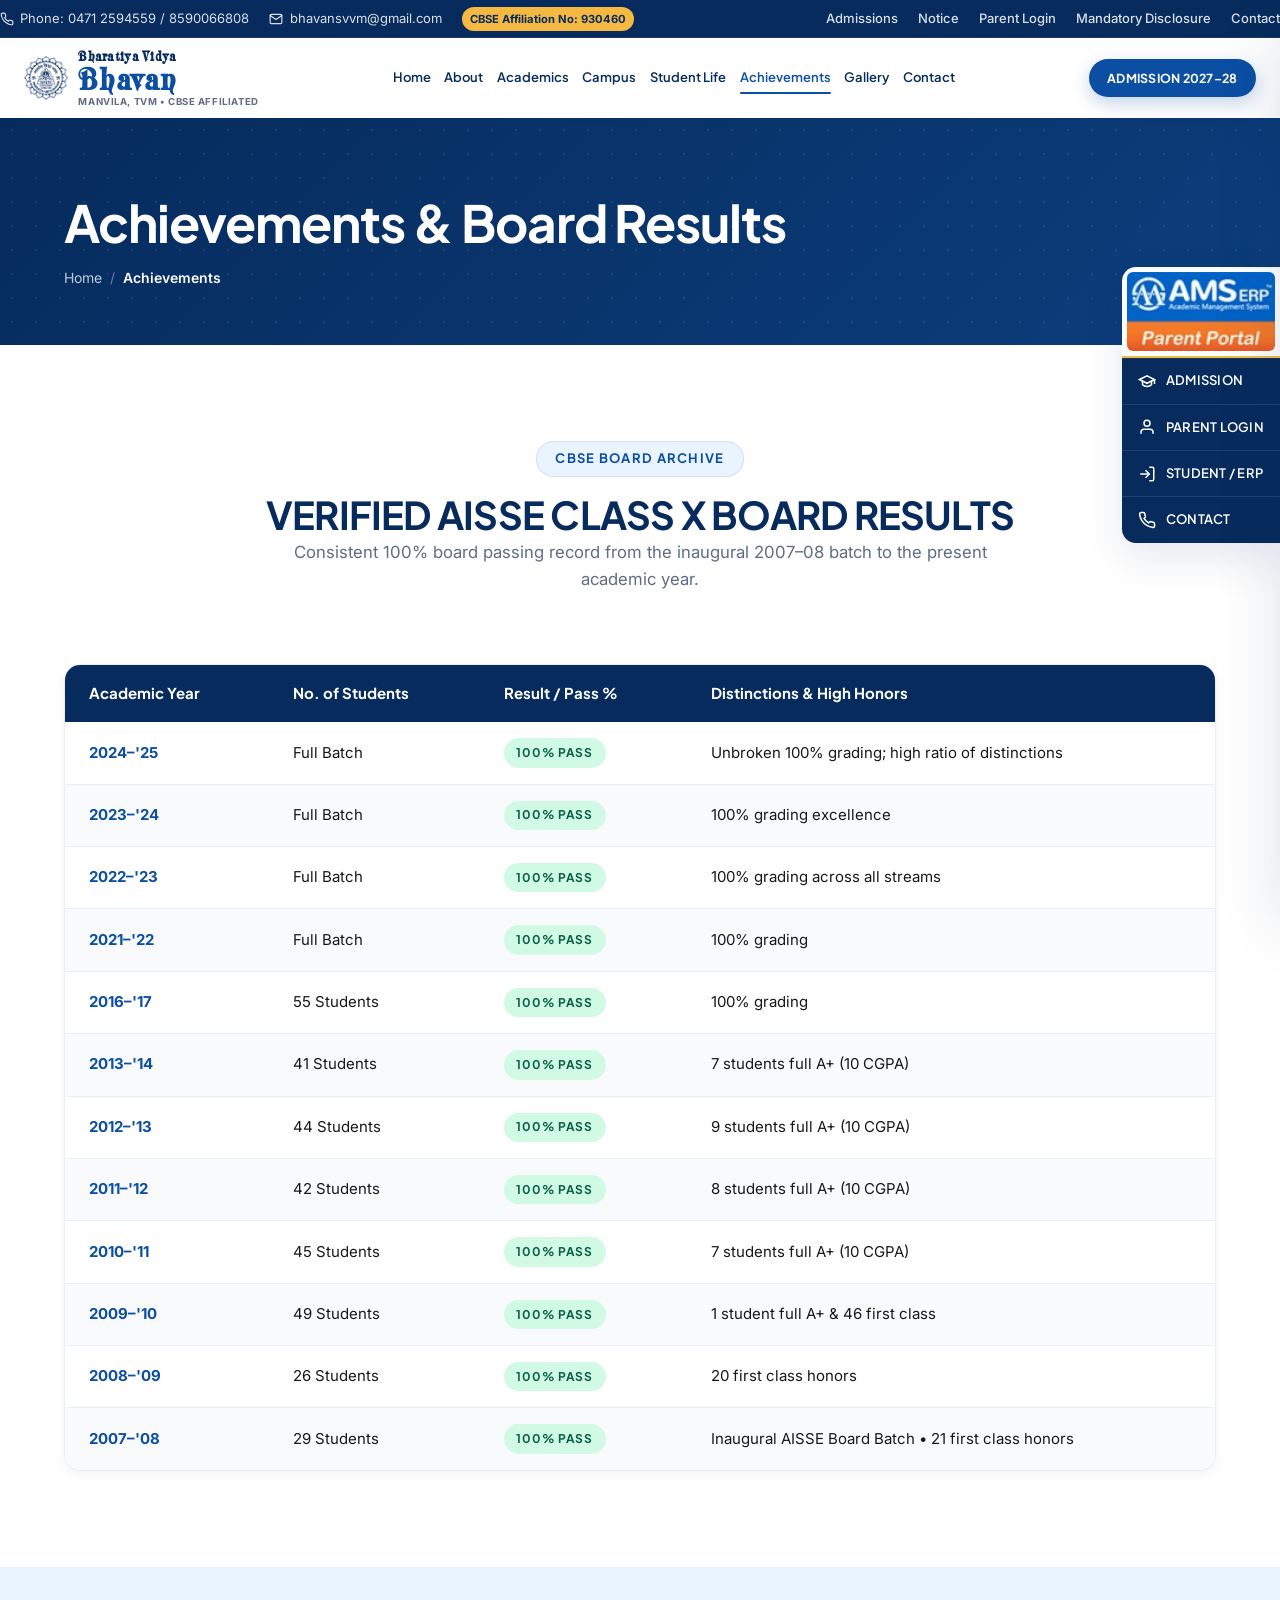
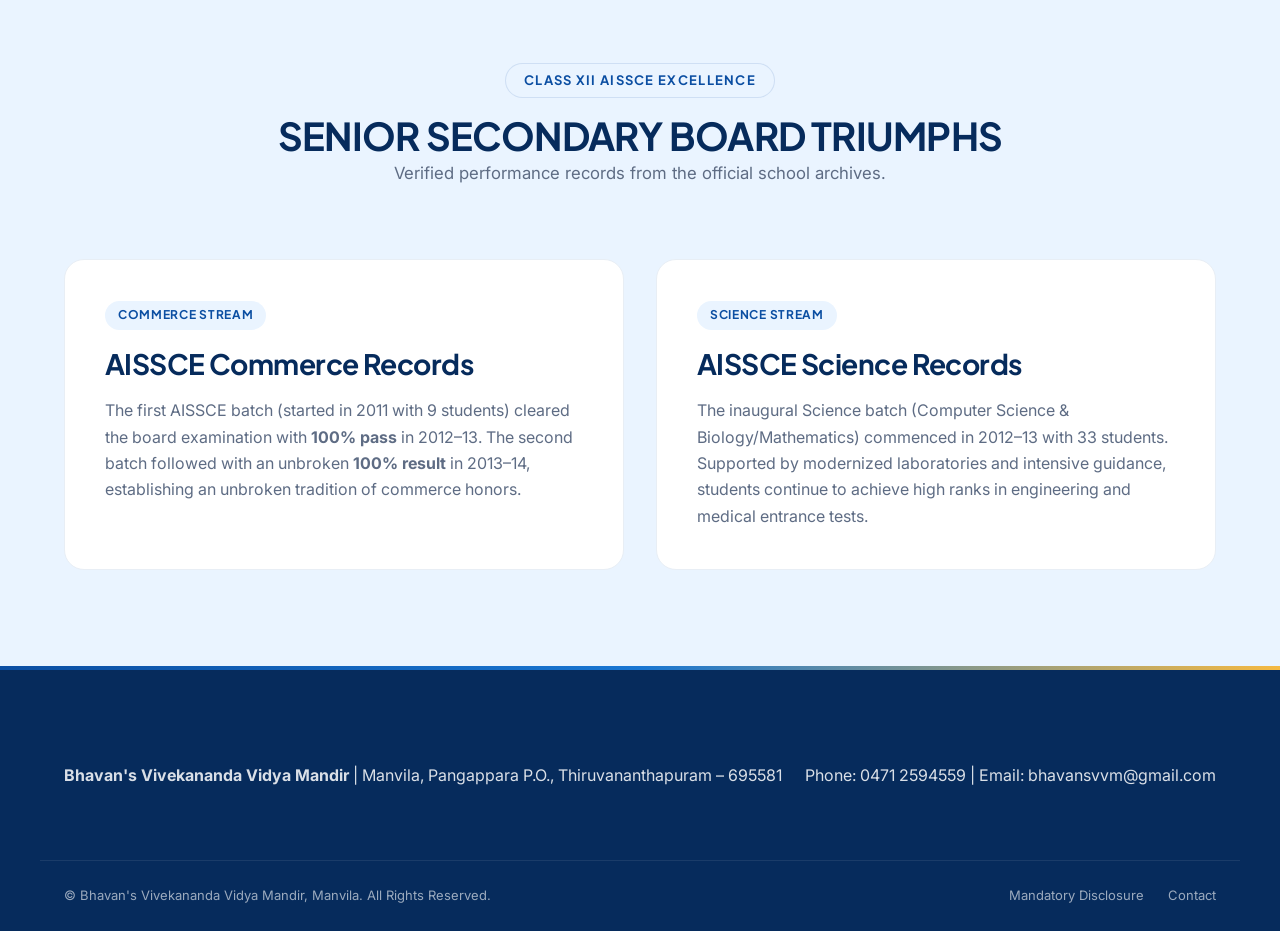
<file: achievements.html>
<!DOCTYPE html>
<html lang="en">
<head>
  <meta charset="UTF-8">
  <meta name="viewport" content="width=device-width, initial-scale=1.0">
  <title>Achievements & Board Results | Bhavan's Vivekananda Vidya Mandir, Manvila</title>
  <meta name="description" content="Verified historical CBSE board results from 2007 to present. 100% AISSE and AISSCE pass percentages at Bhavan's Vivekananda Vidya Mandir, Manvila.">
  <link rel="preconnect" href="https://fonts.googleapis.com">
  <link rel="preconnect" href="https://fonts.gstatic.com" crossorigin>
  <link href="https://fonts.googleapis.com/css2?family=Inter:wght@400;500;600;700&family=Plus+Jakarta+Sans:wght@600;700;800&display=swap" rel="stylesheet">
  <link rel="stylesheet" href="css/variables.css">
  <link rel="stylesheet" href="css/main.css">
  <link rel="stylesheet" href="css/components.css">
  <link rel="stylesheet" href="css/home.css">
  <link rel="stylesheet" href="css/responsive.css">
  <link rel="icon" type="image/png" href="assets/images/bvb-manvila-logo.png">
</head>
<body>
  <!-- 1. TOP UTILITY BAR -->
  <header class="top-bar">
    <div class="container-wide top-bar-inner">
      <div class="top-bar-left">
        <div class="top-bar-item">
          <svg width="14" height="14" viewBox="0 0 24 24" fill="none" stroke="currentColor" stroke-width="2" stroke-linecap="round" stroke-linejoin="round"><path d="M22 16.92v3a2 2 0 0 1-2.18 2 19.79 19.79 0 0 1-8.63-3.07 19.5 19.5 0 0 1-6-6 19.79 19.79 0 0 1-3.07-8.67A2 2 0 0 1 4.11 2h3a2 2 0 0 1 2 1.72 12.84 12.84 0 0 0 .7 2.81 2 2 0 0 1-.45 2.11L8.09 9.91a16 16 0 0 0 6 6l1.27-1.27a2 2 0 0 1 2.11-.45 12.84 12.84 0 0 0 2.81.7A2 2 0 0 1 22 16.92z"></path></svg>
          <span>Phone: 0471 2594559 / 8590066808</span>
        </div>
        <div class="top-bar-item">
          <svg width="14" height="14" viewBox="0 0 24 24" fill="none" stroke="currentColor" stroke-width="2" stroke-linecap="round" stroke-linejoin="round"><path d="M4 4h16c1.1 0 2 .9 2 2v12c0 1.1-.9 2-2 2H4c-1.1 0-2-.9-2-2V6c0-1.1.9-2 2-2z"></path><polyline points="22,6 12,13 2,6"></polyline></svg>
          <a href="mailto:bhavansvvm@gmail.com">bhavansvvm@gmail.com</a>
        </div>
        <div class="top-bar-item">
          <span class="top-bar-badge">CBSE Affiliation No: 930460</span>
        </div>
      </div>
      <div class="top-bar-right">
        <a href="admissions.html" class="top-bar-link ">Admissions</a>
        <a href="events.html" class="top-bar-link ">Notice</a>
        <a href="http://bvbmva.amserp.in/index.php/user/login" target="_blank" rel="noopener" class="top-bar-link">Parent Login</a>
        <a href="mandatory-disclosure.html" class="top-bar-link ">Mandatory Disclosure</a>
        <a href="contact.html" class="top-bar-link ">Contact</a>
      </div>
    </div>
  </header>

  <!-- 2. MAIN STICKY HEADER -->
  <nav class="main-header" id="mainHeader">
    <div class="container-wide header-container">
      <a href="index.html" class="header-logo" aria-label="Bhavan's Vivekananda Vidya Mandir Home">
        <img src="assets/images/bvb-manvila-logo.png" alt="Bhavan's Vivekananda Vidya Mandir Logo" width="60" height="60">
        <div class="header-logo-text">
          <span class="logo-top-text">Bharatiya Vidya</span>
          <span class="logo-title-bhavan">Bhavan</span>
          <span class="logo-sub">MANVILA, TVM • CBSE AFFILIATED</span>
        </div>
      </a>

      <!-- Desktop Navigation Menu -->
      <ul class="nav-menu">
        <li class="nav-item "><a href="index.html" class="nav-link">Home</a></li>
        <li class="nav-item ">
          <a href="about.html" class="nav-link">About</a>
          <div class="nav-dropdown">
            <a href="about.html#our-story" class="dropdown-link">Our Story</a>
            <a href="campus.html#our-journey" class="dropdown-link">Our Journey</a>
            <a href="about.html#vision-mission" class="dropdown-link">Vision & Mission</a>
            <a href="about.html#history" class="dropdown-link">School History</a>
            <a href="leadership.html" class="dropdown-link">Leadership & Management</a>
          </div>
        </li>
        <li class="nav-item ">
          <a href="academics.html" class="nav-link">Academics</a>
          <div class="nav-dropdown">
            <a href="academics.html#curriculum" class="dropdown-link">CBSE Curriculum</a>
            <a href="academics.html#streams" class="dropdown-link">Science & Commerce Streams</a>
            <a href="academics.html#academic-environment" class="dropdown-link">Academic Environment</a>
            <a href="academics.html#staff-details" class="dropdown-link">Staff Details</a>
            <a href="academics.html#fee-structure" class="dropdown-link">Fees Structure</a>
            <a href="academics.html#tc" class="dropdown-link">Transfer Certificate (TC)</a>
            <a href="academics.html#clubs" class="dropdown-link">Clubs & Activities</a>
          </div>
        </li>
        <li class="nav-item "><a href="campus.html" class="nav-link">Campus</a></li>
        <li class="nav-item "><a href="student-life.html" class="nav-link">Student Life</a></li>
        <li class="nav-item active"><a href="achievements.html" class="nav-link">Achievements</a></li>
        <li class="nav-item "><a href="gallery.html" class="nav-link">Gallery</a></li>
        <li class="nav-item "><a href="contact.html" class="nav-link">Contact</a></li>
      </ul>

      <!-- Header Action CTA -->
      <div class="header-actions">
        <a href="admissions.html" class="btn btn-primary btn-pill header-cta-desktop">ADMISSION 2027–28</a>
        <button class="mobile-toggle" aria-label="Toggle navigation menu">
          <span class="hamburger-bar"></span>
          <span class="hamburger-bar"></span>
          <span class="hamburger-bar"></span>
        </button>
      </div>
    </div>
  </nav>

  <!-- Mobile Navigation Drawer -->
  <div class="mobile-drawer-overlay"></div>
  <aside class="mobile-drawer" id="mobileDrawer">
    <div class="drawer-header">
      <div class="header-logo-text">
        <span class="logo-title">BVB MANVILA</span>
        <span class="logo-sub">Trivandrum</span>
      </div>
      <button class="drawer-close" aria-label="Close menu">&times;</button>
    </div>
    <ul class="mobile-nav-list">
      <li class="mobile-nav-item"><a href="index.html">Home</a></li>
      <li class="mobile-nav-item"><a href="about.html">About School</a></li>
      <li class="mobile-nav-item"><a href="academics.html">Academics & Streams</a></li>
      <li class="mobile-nav-item"><a href="campus.html">Campus & Facilities</a></li>
      <li class="mobile-nav-item"><a href="student-life.html">Student Life</a></li>
      <li class="mobile-nav-item"><a href="achievements.html">Achievements</a></li>
      <li class="mobile-nav-item"><a href="gallery.html">Gallery</a></li>
      <li class="mobile-nav-item"><a href="events.html">Events & News</a></li>
      <li class="mobile-nav-item"><a href="leadership.html">Leadership</a></li>
      <li class="mobile-nav-item"><a href="mandatory-disclosure.html">Mandatory Disclosure</a></li>
      <li class="mobile-nav-item"><a href="contact.html">Contact Us</a></li>
    </ul>
    <div class="mobile-drawer-actions">
      <a href="admissions.html" class="btn btn-primary btn-pill">ADMISSION 2027–28</a>
      <a href="http://bvbmva.amserp.in/index.php/user/login" target="_blank" rel="noopener" class="btn btn-outline">Parent / Student Login</a>
    </div>
  </aside>

    <!-- Desktop Quick Access Floating Panel -->
  <aside class="quick-access-panel" aria-label="Quick Access Links">
    <a href="http://bvbmva.amserp.in/index.php/user/login" target="_blank" rel="noopener" class="quick-access-img-banner" title="AMS ERP Parent Portal">
      <img src="assets/images/amserp-parent-portal.jpg" alt="AMS ERP Parent Portal">
    </a>
    <a href="admissions.html" class="quick-access-item">
      <svg viewBox="0 0 24 24" fill="none" stroke="currentColor" stroke-width="2"><path d="M22 10v6M2 10l10-5 10 5-10 5z"></path><path d="M6 12v5c3 3 9 3 12 0v-5"></path></svg>
      <span>ADMISSION</span>
    </a>
    <a href="http://bvbmva.amserp.in/index.php/user/login" target="_blank" rel="noopener" class="quick-access-item">
      <svg viewBox="0 0 24 24" fill="none" stroke="currentColor" stroke-width="2"><path d="M20 21v-2a4 4 0 0 0-4-4H8a4 4 0 0 0-4 4v2"></path><circle cx="12" cy="7" r="4"></circle></svg>
      <span>PARENT LOGIN</span>
    </a>
    <a href="http://bvbmva.amserp.in/index.php/user/login" target="_blank" rel="noopener" class="quick-access-item">
      <svg viewBox="0 0 24 24" fill="none" stroke="currentColor" stroke-width="2"><path d="M15 3h4a2 2 0 0 1 2 2v14a2 2 0 0 1-2 2h-4"></path><polyline points="10 17 15 12 10 7"></polyline><line x1="15" y1="12" x2="3" y2="12"></line></svg>
      <span>STUDENT / ERP</span>
    </a>
    <a href="contact.html" class="quick-access-item">
      <svg viewBox="0 0 24 24" fill="none" stroke="currentColor" stroke-width="2"><path d="M22 16.92v3a2 2 0 0 1-2.18 2 19.79 19.79 0 0 1-8.63-3.07 19.5 19.5 0 0 1-6-6 19.79 19.79 0 0 1-3.07-8.67A2 2 0 0 1 4.11 2h3a2 2 0 0 1 2 1.72 12.84 12.84 0 0 0 .7 2.81 2 2 0 0 1-.45 2.11L8.09 9.91a16 16 0 0 0 6 6l1.27-1.27a2 2 0 0 1 2.11-.45 12.84 12.84 0 0 0 2.81.7A2 2 0 0 1 22 16.92z"></path></svg>
      <span>CONTACT</span>
    </a>
  </aside>
<div class="page-banner">
    <div class="container">
      <h1>Achievements & Board Results</h1>
      <div class="breadcrumbs">
        <a href="index.html">Home</a>
        <span class="divider">/</span>
        <span class="current">Achievements</span>
      </div>
    </div>
  </div>

  <main>
    <!-- Verified Historical Results Table Section -->
    <section class="section-padding bg-white" id="results">
      <div class="container">
        <div class="section-header text-center">
          <span class="section-badge">CBSE BOARD ARCHIVE</span>
          <h2>VERIFIED AISSE CLASS X BOARD RESULTS</h2>
          <p class="section-subtitle">Consistent 100% board passing record from the inaugural 2007–08 batch to the present academic year.</p>
        </div>

        <div class="card card-bordered" style="overflow-x: auto; box-shadow: var(--shadow-sm); border-radius: var(--radius-lg);">
          <table style="width: 100%; border-collapse: collapse; text-align: left; font-size: 0.9375rem;">
            <thead>
              <tr style="background-color: var(--color-deep-blue); color: white; font-family: var(--font-heading);">
                <th style="padding: 1rem 1.5rem;">Academic Year</th>
                <th style="padding: 1rem 1.5rem;">No. of Students</th>
                <th style="padding: 1rem 1.5rem;">Result / Pass %</th>
                <th style="padding: 1rem 1.5rem;">Distinctions & High Honors</th>
              </tr>
            </thead>
            <tbody>
              <tr style="border-bottom: 1px solid var(--color-border); background: var(--color-white);">
                <td style="padding: 1rem 1.5rem; font-weight: 700; color: var(--color-primary);">2024–'25</td>
                <td style="padding: 1rem 1.5rem;">Full Batch</td>
                <td style="padding: 1rem 1.5rem;"><span class="badge badge-green">100% Pass</span></td>
                <td style="padding: 1rem 1.5rem;">Unbroken 100% grading; high ratio of distinctions</td>
              </tr>
              <tr style="border-bottom: 1px solid var(--color-border); background: #F8FAFC;">
                <td style="padding: 1rem 1.5rem; font-weight: 700; color: var(--color-primary);">2023–'24</td>
                <td style="padding: 1rem 1.5rem;">Full Batch</td>
                <td style="padding: 1rem 1.5rem;"><span class="badge badge-green">100% Pass</span></td>
                <td style="padding: 1rem 1.5rem;">100% grading excellence</td>
              </tr>
              <tr style="border-bottom: 1px solid var(--color-border); background: var(--color-white);">
                <td style="padding: 1rem 1.5rem; font-weight: 700; color: var(--color-primary);">2022–'23</td>
                <td style="padding: 1rem 1.5rem;">Full Batch</td>
                <td style="padding: 1rem 1.5rem;"><span class="badge badge-green">100% Pass</span></td>
                <td style="padding: 1rem 1.5rem;">100% grading across all streams</td>
              </tr>
              <tr style="border-bottom: 1px solid var(--color-border); background: #F8FAFC;">
                <td style="padding: 1rem 1.5rem; font-weight: 700; color: var(--color-primary);">2021–'22</td>
                <td style="padding: 1rem 1.5rem;">Full Batch</td>
                <td style="padding: 1rem 1.5rem;"><span class="badge badge-green">100% Pass</span></td>
                <td style="padding: 1rem 1.5rem;">100% grading</td>
              </tr>
              <tr style="border-bottom: 1px solid var(--color-border); background: var(--color-white);">
                <td style="padding: 1rem 1.5rem; font-weight: 700; color: var(--color-primary);">2016–'17</td>
                <td style="padding: 1rem 1.5rem;">55 Students</td>
                <td style="padding: 1rem 1.5rem;"><span class="badge badge-green">100% Pass</span></td>
                <td style="padding: 1rem 1.5rem;">100% grading</td>
              </tr>
              <tr style="border-bottom: 1px solid var(--color-border); background: #F8FAFC;">
                <td style="padding: 1rem 1.5rem; font-weight: 700; color: var(--color-primary);">2013–'14</td>
                <td style="padding: 1rem 1.5rem;">41 Students</td>
                <td style="padding: 1rem 1.5rem;"><span class="badge badge-green">100% Pass</span></td>
                <td style="padding: 1rem 1.5rem;">7 students full A+ (10 CGPA)</td>
              </tr>
              <tr style="border-bottom: 1px solid var(--color-border); background: var(--color-white);">
                <td style="padding: 1rem 1.5rem; font-weight: 700; color: var(--color-primary);">2012–'13</td>
                <td style="padding: 1rem 1.5rem;">44 Students</td>
                <td style="padding: 1rem 1.5rem;"><span class="badge badge-green">100% Pass</span></td>
                <td style="padding: 1rem 1.5rem;">9 students full A+ (10 CGPA)</td>
              </tr>
              <tr style="border-bottom: 1px solid var(--color-border); background: #F8FAFC;">
                <td style="padding: 1rem 1.5rem; font-weight: 700; color: var(--color-primary);">2011–'12</td>
                <td style="padding: 1rem 1.5rem;">42 Students</td>
                <td style="padding: 1rem 1.5rem;"><span class="badge badge-green">100% Pass</span></td>
                <td style="padding: 1rem 1.5rem;">8 students full A+ (10 CGPA)</td>
              </tr>
              <tr style="border-bottom: 1px solid var(--color-border); background: var(--color-white);">
                <td style="padding: 1rem 1.5rem; font-weight: 700; color: var(--color-primary);">2010–'11</td>
                <td style="padding: 1rem 1.5rem;">45 Students</td>
                <td style="padding: 1rem 1.5rem;"><span class="badge badge-green">100% Pass</span></td>
                <td style="padding: 1rem 1.5rem;">7 students full A+ (10 CGPA)</td>
              </tr>
              <tr style="border-bottom: 1px solid var(--color-border); background: #F8FAFC;">
                <td style="padding: 1rem 1.5rem; font-weight: 700; color: var(--color-primary);">2009–'10</td>
                <td style="padding: 1rem 1.5rem;">49 Students</td>
                <td style="padding: 1rem 1.5rem;"><span class="badge badge-green">100% Pass</span></td>
                <td style="padding: 1rem 1.5rem;">1 student full A+ & 46 first class</td>
              </tr>
              <tr style="border-bottom: 1px solid var(--color-border); background: var(--color-white);">
                <td style="padding: 1rem 1.5rem; font-weight: 700; color: var(--color-primary);">2008–'09</td>
                <td style="padding: 1rem 1.5rem;">26 Students</td>
                <td style="padding: 1rem 1.5rem;"><span class="badge badge-green">100% Pass</span></td>
                <td style="padding: 1rem 1.5rem;">20 first class honors</td>
              </tr>
              <tr style="background: #F8FAFC;">
                <td style="padding: 1rem 1.5rem; font-weight: 700; color: var(--color-primary);">2007–'08</td>
                <td style="padding: 1rem 1.5rem;">29 Students</td>
                <td style="padding: 1rem 1.5rem;"><span class="badge badge-green">100% Pass</span></td>
                <td style="padding: 1rem 1.5rem;">Inaugural AISSE Board Batch • 21 first class honors</td>
              </tr>
            </tbody>
          </table>
        </div>
      </div>
    </section>

    <!-- Senior Secondary Board Results Details -->
    <section class="section-padding bg-light-blue">
      <div class="container">
        <div class="section-header text-center">
          <span class="section-badge">CLASS XII AISSCE EXCELLENCE</span>
          <h2>SENIOR SECONDARY BOARD TRIUMPHS</h2>
          <p class="section-subtitle">Verified performance records from the official school archives.</p>
        </div>

        <div class="grid-2col">
          <div class="card card-bordered" style="padding: 2.5rem; background: var(--color-white);">
            <span class="badge badge-blue" style="margin-bottom: 1rem;">COMMERCE STREAM</span>
            <h3 style="color: var(--color-deep-blue); margin-bottom: 1rem;">AISSCE Commerce Records</h3>
            <p>
              The first AISSCE batch (started in 2011 with 9 students) cleared the board examination with <strong>100% pass</strong> in 2012–13. The second batch followed with an unbroken <strong>100% result</strong> in 2013–14, establishing an unbroken tradition of commerce honors.
            </p>
          </div>

          <div class="card card-bordered" style="padding: 2.5rem; background: var(--color-white);">
            <span class="badge badge-blue" style="margin-bottom: 1rem;">SCIENCE STREAM</span>
            <h3 style="color: var(--color-deep-blue); margin-bottom: 1rem;">AISSCE Science Records</h3>
            <p>
              The inaugural Science batch (Computer Science & Biology/Mathematics) commenced in 2012–13 with 33 students. Supported by modernized laboratories and intensive guidance, students continue to achieve high ranks in engineering and medical entrance tests.
            </p>
          </div>
        </div>
      </div>
    </section>
  </main>

  <footer class="site-footer">
    <div class="container footer-top">
      <div class="footer-bottom-inner" style="color: rgba(255,255,255,0.85);">
        <div><strong>Bhavan's Vivekananda Vidya Mandir</strong> | Manvila, Pangappara P.O., Thiruvananthapuram – 695581</div>
        <div>Phone: 0471 2594559 | Email: bhavansvvm@gmail.com</div>
      </div>
    </div>
    <div class="footer-bottom">
      <div class="container footer-bottom-inner">
        <div>© Bhavan's Vivekananda Vidya Mandir, Manvila. All Rights Reserved.</div>
        <div class="footer-bottom-links">
          <a href="mandatory-disclosure.html">Mandatory Disclosure</a>
          <a href="contact.html">Contact</a>
        </div>
      </div>
    </div>
  </footer>

  <!-- Mobile Fixed Bottom Navigation Bar -->
  <nav class="mobile-bottom-bar" aria-label="Mobile Navigation Bar">
    <div class="mobile-bottom-grid">
      <a href="index.html" class="mobile-bottom-item">
        <svg viewBox="0 0 24 24" fill="none" stroke="currentColor" stroke-width="2"><path d="M3 9l9-7 9 7v11a2 2 0 0 1-2 2H5a2 2 0 0 1-2-2z"></path><polyline points="9 22 9 12 15 12 15 22"></polyline></svg>
        <span>Home</span>
      </a>
      <a href="admissions.html" class="mobile-bottom-item">
        <svg viewBox="0 0 24 24" fill="none" stroke="currentColor" stroke-width="2"><path d="M22 10v6M2 10l10-5 10 5-10 5z"></path></svg>
        <span>Admission</span>
      </a>
      <a href="http://bvbmva.amserp.in/index.php/user/login" target="_blank" rel="noopener" class="mobile-bottom-item">
        <svg viewBox="0 0 24 24" fill="none" stroke="currentColor" stroke-width="2"><path d="M20 21v-2a4 4 0 0 0-4-4H8a4 4 0 0 0-4 4v2"></path><circle cx="12" cy="7" r="4"></circle></svg>
        <span>Login</span>
      </a>
      <a href="tel:04712594559" class="mobile-bottom-item">
        <svg viewBox="0 0 24 24" fill="none" stroke="currentColor" stroke-width="2"><path d="M22 16.92v3a2 2 0 0 1-2.18 2 19.79 19.79 0 0 1-8.63-3.07 19.5 19.5 0 0 1-6-6 19.79 19.79 0 0 1-3.07-8.67A2 2 0 0 1 4.11 2h3a2 2 0 0 1 2 1.72 12.84 12.84 0 0 0 .7 2.81 2 2 0 0 1-.45 2.11L8.09 9.91a16 16 0 0 0 6 6l1.27-1.27a2 2 0 0 1 2.11-.45 12.84 12.84 0 0 0 2.81.7A2 2 0 0 1 22 16.92z"></path></svg>
        <span>Call</span>
      </a>
    </div>
  </nav>

  <!-- Scroll to Top Trigger -->
  <button class="scroll-to-top" aria-label="Scroll back to top">
    <svg width="20" height="20" viewBox="0 0 24 24" fill="none" stroke="currentColor" stroke-width="2.5"><polyline points="18 15 12 9 6 15"></polyline></svg>
  </button>


  <script src="js/main.js"></script>
  <script src="js/quick-access.js"></script>
</body>
</html>
</file>
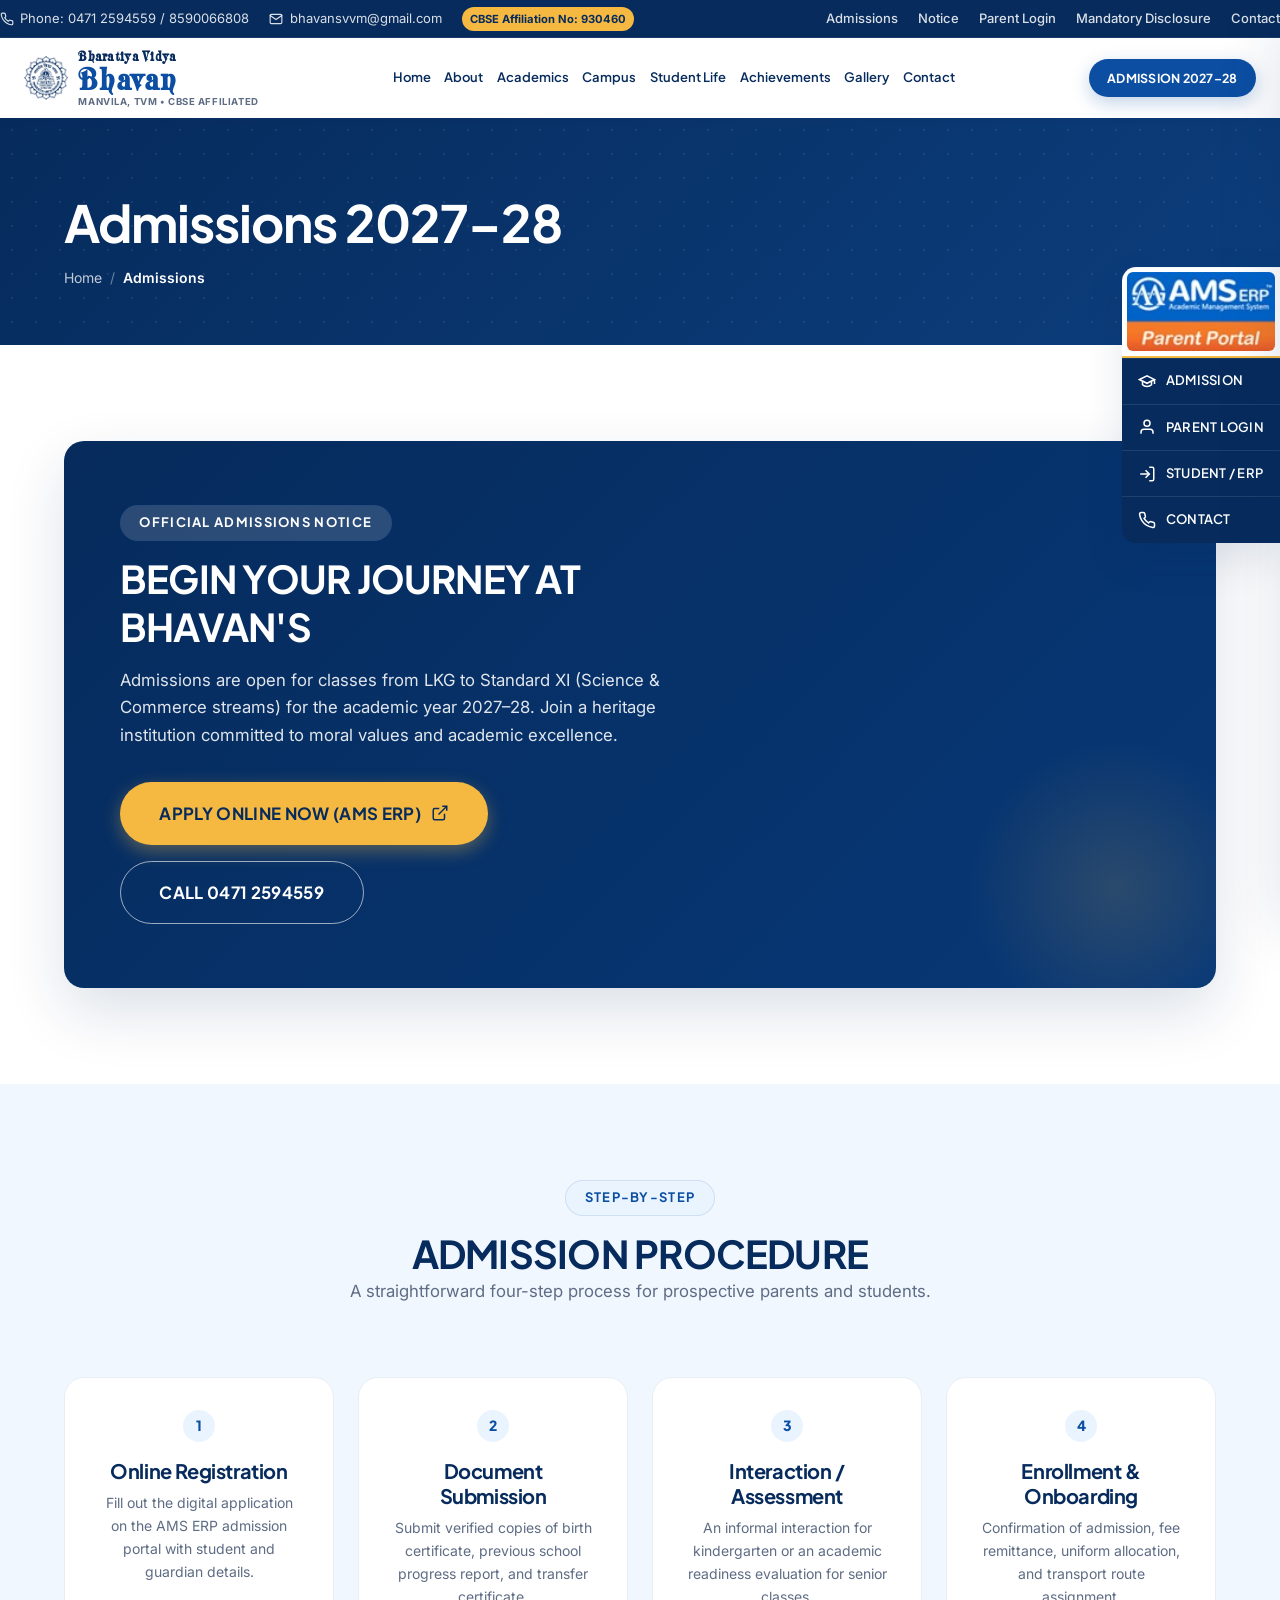
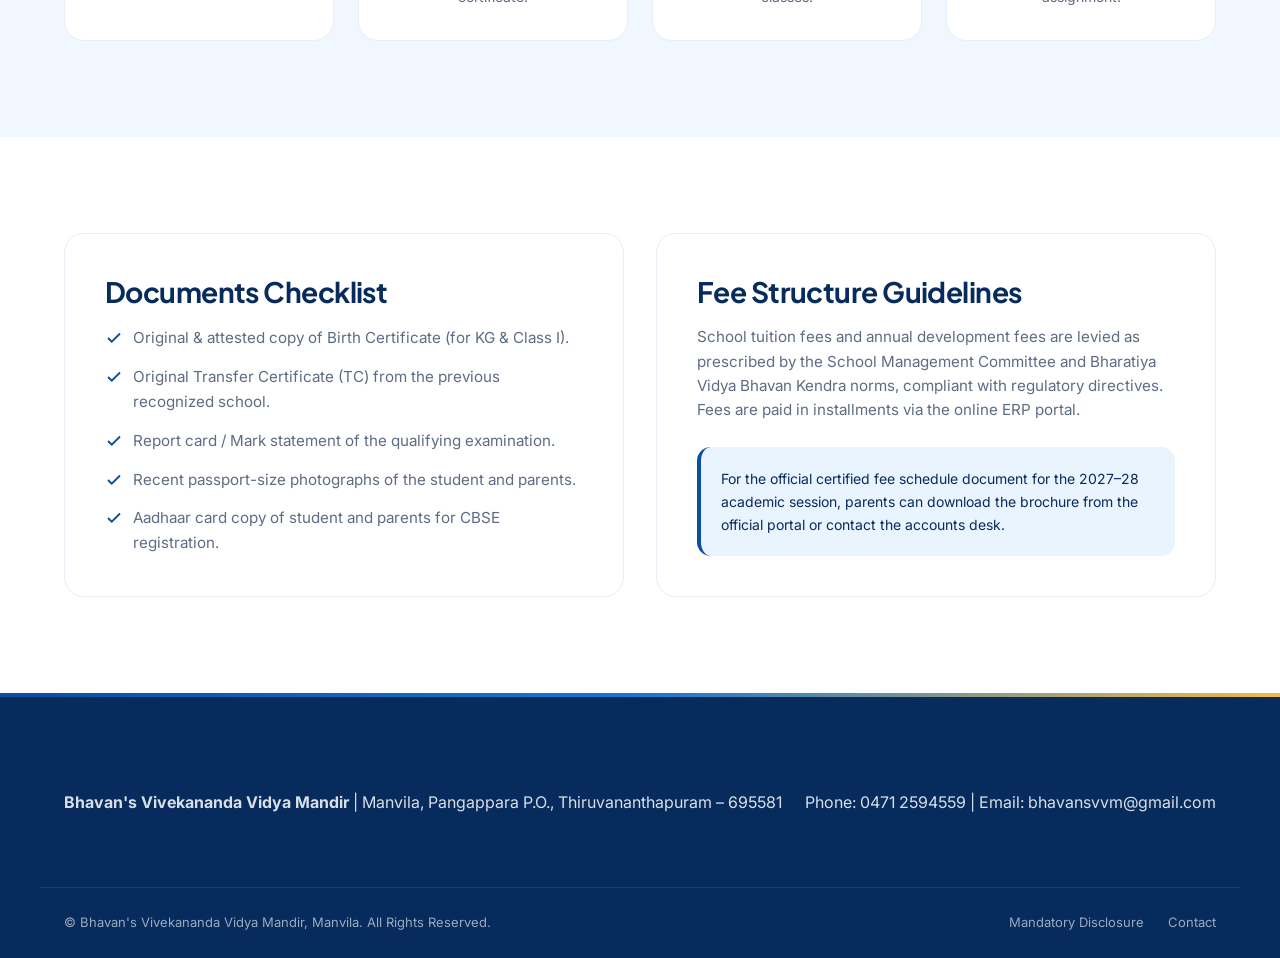
<file: admissions.html>
<!DOCTYPE html>
<html lang="en">
<head>
  <meta charset="UTF-8">
  <meta name="viewport" content="width=device-width, initial-scale=1.0">
  <title>Admissions 2027–28 | Bhavan's Vivekananda Vidya Mandir, Manvila</title>
  <meta name="description" content="Apply for admission 2027-28 at Bhavan's Vivekananda Vidya Mandir Manvila. Classes LKG to Std XI Science & Commerce streams under CBSE.">
  <link rel="preconnect" href="https://fonts.googleapis.com">
  <link rel="preconnect" href="https://fonts.gstatic.com" crossorigin>
  <link href="https://fonts.googleapis.com/css2?family=Inter:wght@400;500;600;700&family=Plus+Jakarta+Sans:wght@600;700;800&display=swap" rel="stylesheet">
  <link rel="stylesheet" href="css/variables.css">
  <link rel="stylesheet" href="css/main.css">
  <link rel="stylesheet" href="css/components.css">
  <link rel="stylesheet" href="css/home.css">
  <link rel="stylesheet" href="css/responsive.css">
  <link rel="icon" type="image/png" href="assets/images/bvb-manvila-logo.png">
</head>
<body>
  <!-- 1. TOP UTILITY BAR -->
  <header class="top-bar">
    <div class="container-wide top-bar-inner">
      <div class="top-bar-left">
        <div class="top-bar-item">
          <svg width="14" height="14" viewBox="0 0 24 24" fill="none" stroke="currentColor" stroke-width="2" stroke-linecap="round" stroke-linejoin="round"><path d="M22 16.92v3a2 2 0 0 1-2.18 2 19.79 19.79 0 0 1-8.63-3.07 19.5 19.5 0 0 1-6-6 19.79 19.79 0 0 1-3.07-8.67A2 2 0 0 1 4.11 2h3a2 2 0 0 1 2 1.72 12.84 12.84 0 0 0 .7 2.81 2 2 0 0 1-.45 2.11L8.09 9.91a16 16 0 0 0 6 6l1.27-1.27a2 2 0 0 1 2.11-.45 12.84 12.84 0 0 0 2.81.7A2 2 0 0 1 22 16.92z"></path></svg>
          <span>Phone: 0471 2594559 / 8590066808</span>
        </div>
        <div class="top-bar-item">
          <svg width="14" height="14" viewBox="0 0 24 24" fill="none" stroke="currentColor" stroke-width="2" stroke-linecap="round" stroke-linejoin="round"><path d="M4 4h16c1.1 0 2 .9 2 2v12c0 1.1-.9 2-2 2H4c-1.1 0-2-.9-2-2V6c0-1.1.9-2 2-2z"></path><polyline points="22,6 12,13 2,6"></polyline></svg>
          <a href="mailto:bhavansvvm@gmail.com">bhavansvvm@gmail.com</a>
        </div>
        <div class="top-bar-item">
          <span class="top-bar-badge">CBSE Affiliation No: 930460</span>
        </div>
      </div>
      <div class="top-bar-right">
        <a href="admissions.html" class="top-bar-link active">Admissions</a>
        <a href="events.html" class="top-bar-link ">Notice</a>
        <a href="http://bvbmva.amserp.in/index.php/user/login" target="_blank" rel="noopener" class="top-bar-link">Parent Login</a>
        <a href="mandatory-disclosure.html" class="top-bar-link ">Mandatory Disclosure</a>
        <a href="contact.html" class="top-bar-link ">Contact</a>
      </div>
    </div>
  </header>

  <!-- 2. MAIN STICKY HEADER -->
  <nav class="main-header" id="mainHeader">
    <div class="container-wide header-container">
      <a href="index.html" class="header-logo" aria-label="Bhavan's Vivekananda Vidya Mandir Home">
        <img src="assets/images/bvb-manvila-logo.png" alt="Bhavan's Vivekananda Vidya Mandir Logo" width="60" height="60">
        <div class="header-logo-text">
          <span class="logo-top-text">Bharatiya Vidya</span>
          <span class="logo-title-bhavan">Bhavan</span>
          <span class="logo-sub">MANVILA, TVM • CBSE AFFILIATED</span>
        </div>
      </a>

      <!-- Desktop Navigation Menu -->
      <ul class="nav-menu">
        <li class="nav-item "><a href="index.html" class="nav-link">Home</a></li>
        <li class="nav-item ">
          <a href="about.html" class="nav-link">About</a>
          <div class="nav-dropdown">
            <a href="about.html#our-story" class="dropdown-link">Our Story</a>
            <a href="campus.html#our-journey" class="dropdown-link">Our Journey</a>
            <a href="about.html#vision-mission" class="dropdown-link">Vision & Mission</a>
            <a href="about.html#history" class="dropdown-link">School History</a>
            <a href="leadership.html" class="dropdown-link">Leadership & Management</a>
          </div>
        </li>
        <li class="nav-item ">
          <a href="academics.html" class="nav-link">Academics</a>
          <div class="nav-dropdown">
            <a href="academics.html#curriculum" class="dropdown-link">CBSE Curriculum</a>
            <a href="academics.html#streams" class="dropdown-link">Science & Commerce Streams</a>
            <a href="academics.html#academic-environment" class="dropdown-link">Academic Environment</a>
            <a href="academics.html#staff-details" class="dropdown-link">Staff Details</a>
            <a href="academics.html#fee-structure" class="dropdown-link">Fees Structure</a>
            <a href="academics.html#tc" class="dropdown-link">Transfer Certificate (TC)</a>
            <a href="academics.html#clubs" class="dropdown-link">Clubs & Activities</a>
          </div>
        </li>
        <li class="nav-item "><a href="campus.html" class="nav-link">Campus</a></li>
        <li class="nav-item "><a href="student-life.html" class="nav-link">Student Life</a></li>
        <li class="nav-item "><a href="achievements.html" class="nav-link">Achievements</a></li>
        <li class="nav-item "><a href="gallery.html" class="nav-link">Gallery</a></li>
        <li class="nav-item "><a href="contact.html" class="nav-link">Contact</a></li>
      </ul>

      <!-- Header Action CTA -->
      <div class="header-actions">
        <a href="admissions.html" class="btn btn-primary btn-pill header-cta-desktop">ADMISSION 2027–28</a>
        <button class="mobile-toggle" aria-label="Toggle navigation menu">
          <span class="hamburger-bar"></span>
          <span class="hamburger-bar"></span>
          <span class="hamburger-bar"></span>
        </button>
      </div>
    </div>
  </nav>

  <!-- Mobile Navigation Drawer -->
  <div class="mobile-drawer-overlay"></div>
  <aside class="mobile-drawer" id="mobileDrawer">
    <div class="drawer-header">
      <div class="header-logo-text">
        <span class="logo-title">BVB MANVILA</span>
        <span class="logo-sub">Trivandrum</span>
      </div>
      <button class="drawer-close" aria-label="Close menu">&times;</button>
    </div>
    <ul class="mobile-nav-list">
      <li class="mobile-nav-item"><a href="index.html">Home</a></li>
      <li class="mobile-nav-item"><a href="about.html">About School</a></li>
      <li class="mobile-nav-item"><a href="academics.html">Academics & Streams</a></li>
      <li class="mobile-nav-item"><a href="campus.html">Campus & Facilities</a></li>
      <li class="mobile-nav-item"><a href="student-life.html">Student Life</a></li>
      <li class="mobile-nav-item"><a href="achievements.html">Achievements</a></li>
      <li class="mobile-nav-item"><a href="gallery.html">Gallery</a></li>
      <li class="mobile-nav-item"><a href="events.html">Events & News</a></li>
      <li class="mobile-nav-item"><a href="leadership.html">Leadership</a></li>
      <li class="mobile-nav-item"><a href="mandatory-disclosure.html">Mandatory Disclosure</a></li>
      <li class="mobile-nav-item"><a href="contact.html">Contact Us</a></li>
    </ul>
    <div class="mobile-drawer-actions">
      <a href="admissions.html" class="btn btn-primary btn-pill">ADMISSION 2027–28</a>
      <a href="http://bvbmva.amserp.in/index.php/user/login" target="_blank" rel="noopener" class="btn btn-outline">Parent / Student Login</a>
    </div>
  </aside>

    <!-- Desktop Quick Access Floating Panel -->
  <aside class="quick-access-panel" aria-label="Quick Access Links">
    <a href="http://bvbmva.amserp.in/index.php/user/login" target="_blank" rel="noopener" class="quick-access-img-banner" title="AMS ERP Parent Portal">
      <img src="assets/images/amserp-parent-portal.jpg" alt="AMS ERP Parent Portal">
    </a>
    <a href="admissions.html" class="quick-access-item">
      <svg viewBox="0 0 24 24" fill="none" stroke="currentColor" stroke-width="2"><path d="M22 10v6M2 10l10-5 10 5-10 5z"></path><path d="M6 12v5c3 3 9 3 12 0v-5"></path></svg>
      <span>ADMISSION</span>
    </a>
    <a href="http://bvbmva.amserp.in/index.php/user/login" target="_blank" rel="noopener" class="quick-access-item">
      <svg viewBox="0 0 24 24" fill="none" stroke="currentColor" stroke-width="2"><path d="M20 21v-2a4 4 0 0 0-4-4H8a4 4 0 0 0-4 4v2"></path><circle cx="12" cy="7" r="4"></circle></svg>
      <span>PARENT LOGIN</span>
    </a>
    <a href="http://bvbmva.amserp.in/index.php/user/login" target="_blank" rel="noopener" class="quick-access-item">
      <svg viewBox="0 0 24 24" fill="none" stroke="currentColor" stroke-width="2"><path d="M15 3h4a2 2 0 0 1 2 2v14a2 2 0 0 1-2 2h-4"></path><polyline points="10 17 15 12 10 7"></polyline><line x1="15" y1="12" x2="3" y2="12"></line></svg>
      <span>STUDENT / ERP</span>
    </a>
    <a href="contact.html" class="quick-access-item">
      <svg viewBox="0 0 24 24" fill="none" stroke="currentColor" stroke-width="2"><path d="M22 16.92v3a2 2 0 0 1-2.18 2 19.79 19.79 0 0 1-8.63-3.07 19.5 19.5 0 0 1-6-6 19.79 19.79 0 0 1-3.07-8.67A2 2 0 0 1 4.11 2h3a2 2 0 0 1 2 1.72 12.84 12.84 0 0 0 .7 2.81 2 2 0 0 1-.45 2.11L8.09 9.91a16 16 0 0 0 6 6l1.27-1.27a2 2 0 0 1 2.11-.45 12.84 12.84 0 0 0 2.81.7A2 2 0 0 1 22 16.92z"></path></svg>
      <span>CONTACT</span>
    </a>
  </aside>
<div class="page-banner">
    <div class="container">
      <h1>Admissions 2027–28</h1>
      <div class="breadcrumbs">
        <a href="index.html">Home</a>
        <span class="divider">/</span>
        <span class="current">Admissions</span>
      </div>
    </div>
  </div>

  <main>
    <!-- Admission Banner Callout -->
    <section class="section-padding bg-white">
      <div class="container">
        <div class="admission-cta-banner">
          <div class="admission-cta-grid">
            <div class="admission-cta-content">
              <span class="section-badge badge-white">OFFICIAL ADMISSIONS NOTICE</span>
              <h2>BEGIN YOUR JOURNEY AT BHAVAN'S</h2>
              <p>
                Admissions are open for classes from LKG to Standard XI (Science & Commerce streams) for the academic year 2027–28. Join a heritage institution committed to moral values and academic excellence.
              </p>
              <div style="display: flex; gap: 1rem; flex-wrap: wrap;">
                <a href="https://bvbmva.amserp.in/index.php/user/login/loginguest" target="_blank" rel="noopener" class="btn btn-gold btn-lg">
                  APPLY ONLINE NOW (AMS ERP)
                  <svg viewBox="0 0 24 24" fill="none" stroke="currentColor" stroke-width="2"><path d="M18 13v6a2 2 0 0 1-2 2H5a2 2 0 0 1-2-2V8a2 2 0 0 1 2-2h6"></path><polyline points="15 3 21 3 21 9"></polyline><line x1="10" y1="14" x2="21" y2="3"></line></svg>
                </a>
                <a href="tel:04712594559" class="btn btn-outline-white btn-lg">CALL 0471 2594559</a>
              </div>
            </div>
          </div>
        </div>
      </div>
    </section>

    <!-- Admission Process Steps -->
    <section class="section-padding bg-ultra-light">
      <div class="container">
        <div class="section-header text-center">
          <span class="section-badge">STEP-BY-STEP</span>
          <h2>ADMISSION PROCEDURE</h2>
          <p class="section-subtitle">A straightforward four-step process for prospective parents and students.</p>
        </div>

        <div class="grid-4col">
          <div class="card card-bordered" style="padding: 2rem; text-align: center;">
            <div class="journey-num" style="margin-bottom: 1rem;">1</div>
            <h4 style="color: var(--color-deep-blue); margin-bottom: 0.5rem;">Online Registration</h4>
            <p style="font-size: 0.875rem; color: var(--color-text-secondary);">Fill out the digital application on the AMS ERP admission portal with student and guardian details.</p>
          </div>

          <div class="card card-bordered" style="padding: 2rem; text-align: center;">
            <div class="journey-num" style="margin-bottom: 1rem;">2</div>
            <h4 style="color: var(--color-deep-blue); margin-bottom: 0.5rem;">Document Submission</h4>
            <p style="font-size: 0.875rem; color: var(--color-text-secondary);">Submit verified copies of birth certificate, previous school progress report, and transfer certificate.</p>
          </div>

          <div class="card card-bordered" style="padding: 2rem; text-align: center;">
            <div class="journey-num" style="margin-bottom: 1rem;">3</div>
            <h4 style="color: var(--color-deep-blue); margin-bottom: 0.5rem;">Interaction / Assessment</h4>
            <p style="font-size: 0.875rem; color: var(--color-text-secondary);">An informal interaction for kindergarten or an academic readiness evaluation for senior classes.</p>
          </div>

          <div class="card card-bordered" style="padding: 2rem; text-align: center;">
            <div class="journey-num" style="margin-bottom: 1rem;">4</div>
            <h4 style="color: var(--color-deep-blue); margin-bottom: 0.5rem;">Enrollment & Onboarding</h4>
            <p style="font-size: 0.875rem; color: var(--color-text-secondary);">Confirmation of admission, fee remittance, uniform allocation, and transport route assignment.</p>
          </div>
        </div>
      </div>
    </section>

    <!-- Required Documents & Fee Structure -->
    <section class="section-padding bg-white" id="fee-structure">
      <div class="container">
        <div class="grid-2col">
          <div class="card card-bordered" style="padding: 2.5rem;">
            <h3 style="color: var(--color-deep-blue); margin-bottom: 1rem;">Documents Checklist</h3>
            <ul style="display: flex; flex-direction: column; gap: 0.85rem; font-size: 0.95rem; color: var(--color-text-secondary);">
              <li style="display: flex; align-items: flex-start; gap: 0.6rem;">
                <svg width="18" height="18" viewBox="0 0 24 24" fill="none" stroke="var(--color-primary)" stroke-width="2.5" style="flex-shrink:0; margin-top:0.25rem;"><polyline points="20 6 9 17 4 12"></polyline></svg>
                <span>Original & attested copy of Birth Certificate (for KG & Class I).</span>
              </li>
              <li style="display: flex; align-items: flex-start; gap: 0.6rem;">
                <svg width="18" height="18" viewBox="0 0 24 24" fill="none" stroke="var(--color-primary)" stroke-width="2.5" style="flex-shrink:0; margin-top:0.25rem;"><polyline points="20 6 9 17 4 12"></polyline></svg>
                <span>Original Transfer Certificate (TC) from the previous recognized school.</span>
              </li>
              <li style="display: flex; align-items: flex-start; gap: 0.6rem;">
                <svg width="18" height="18" viewBox="0 0 24 24" fill="none" stroke="var(--color-primary)" stroke-width="2.5" style="flex-shrink:0; margin-top:0.25rem;"><polyline points="20 6 9 17 4 12"></polyline></svg>
                <span>Report card / Mark statement of the qualifying examination.</span>
              </li>
              <li style="display: flex; align-items: flex-start; gap: 0.6rem;">
                <svg width="18" height="18" viewBox="0 0 24 24" fill="none" stroke="var(--color-primary)" stroke-width="2.5" style="flex-shrink:0; margin-top:0.25rem;"><polyline points="20 6 9 17 4 12"></polyline></svg>
                <span>Recent passport-size photographs of the student and parents.</span>
              </li>
              <li style="display: flex; align-items: flex-start; gap: 0.6rem;">
                <svg width="18" height="18" viewBox="0 0 24 24" fill="none" stroke="var(--color-primary)" stroke-width="2.5" style="flex-shrink:0; margin-top:0.25rem;"><polyline points="20 6 9 17 4 12"></polyline></svg>
                <span>Aadhaar card copy of student and parents for CBSE registration.</span>
              </li>
            </ul>
          </div>

          <div class="card card-bordered" style="padding: 2.5rem;">
            <h3 style="color: var(--color-deep-blue); margin-bottom: 1rem;">Fee Structure Guidelines</h3>
            <p style="font-size: 0.95rem; color: var(--color-text-secondary); line-height: 1.6; margin-bottom: 1.5rem;">
              School tuition fees and annual development fees are levied as prescribed by the School Management Committee and Bharatiya Vidya Bhavan Kendra norms, compliant with regulatory directives. Fees are paid in installments via the online ERP portal.
            </p>
            <div style="background: var(--color-light-blue); padding: 1.25rem; border-radius: var(--radius-md); border-left: 4px solid var(--color-primary);">
              <p style="font-size: 0.875rem; color: var(--color-deep-blue); margin-bottom: 0;">
                For the official certified fee schedule document for the 2027–28 academic session, parents can download the brochure from the official portal or contact the accounts desk.
              </p>
            </div>
          </div>
        </div>
      </div>
    </section>
  </main>

  <footer class="site-footer">
    <div class="container footer-top">
      <div class="footer-bottom-inner" style="color: rgba(255,255,255,0.85);">
        <div><strong>Bhavan's Vivekananda Vidya Mandir</strong> | Manvila, Pangappara P.O., Thiruvananthapuram – 695581</div>
        <div>Phone: 0471 2594559 | Email: bhavansvvm@gmail.com</div>
      </div>
    </div>
    <div class="footer-bottom">
      <div class="container footer-bottom-inner">
        <div>© Bhavan's Vivekananda Vidya Mandir, Manvila. All Rights Reserved.</div>
        <div class="footer-bottom-links">
          <a href="mandatory-disclosure.html">Mandatory Disclosure</a>
          <a href="contact.html">Contact</a>
        </div>
      </div>
    </div>
  </footer>

  <!-- Mobile Fixed Bottom Navigation Bar -->
  <nav class="mobile-bottom-bar" aria-label="Mobile Navigation Bar">
    <div class="mobile-bottom-grid">
      <a href="index.html" class="mobile-bottom-item">
        <svg viewBox="0 0 24 24" fill="none" stroke="currentColor" stroke-width="2"><path d="M3 9l9-7 9 7v11a2 2 0 0 1-2 2H5a2 2 0 0 1-2-2z"></path><polyline points="9 22 9 12 15 12 15 22"></polyline></svg>
        <span>Home</span>
      </a>
      <a href="admissions.html" class="mobile-bottom-item">
        <svg viewBox="0 0 24 24" fill="none" stroke="currentColor" stroke-width="2"><path d="M22 10v6M2 10l10-5 10 5-10 5z"></path></svg>
        <span>Admission</span>
      </a>
      <a href="http://bvbmva.amserp.in/index.php/user/login" target="_blank" rel="noopener" class="mobile-bottom-item">
        <svg viewBox="0 0 24 24" fill="none" stroke="currentColor" stroke-width="2"><path d="M20 21v-2a4 4 0 0 0-4-4H8a4 4 0 0 0-4 4v2"></path><circle cx="12" cy="7" r="4"></circle></svg>
        <span>Login</span>
      </a>
      <a href="tel:04712594559" class="mobile-bottom-item">
        <svg viewBox="0 0 24 24" fill="none" stroke="currentColor" stroke-width="2"><path d="M22 16.92v3a2 2 0 0 1-2.18 2 19.79 19.79 0 0 1-8.63-3.07 19.5 19.5 0 0 1-6-6 19.79 19.79 0 0 1-3.07-8.67A2 2 0 0 1 4.11 2h3a2 2 0 0 1 2 1.72 12.84 12.84 0 0 0 .7 2.81 2 2 0 0 1-.45 2.11L8.09 9.91a16 16 0 0 0 6 6l1.27-1.27a2 2 0 0 1 2.11-.45 12.84 12.84 0 0 0 2.81.7A2 2 0 0 1 22 16.92z"></path></svg>
        <span>Call</span>
      </a>
    </div>
  </nav>

  <!-- Scroll to Top Trigger -->
  <button class="scroll-to-top" aria-label="Scroll back to top">
    <svg width="20" height="20" viewBox="0 0 24 24" fill="none" stroke="currentColor" stroke-width="2.5"><polyline points="18 15 12 9 6 15"></polyline></svg>
  </button>


  <script src="js/main.js"></script>
  <script src="js/quick-access.js"></script>
</body>
</html>
</file>
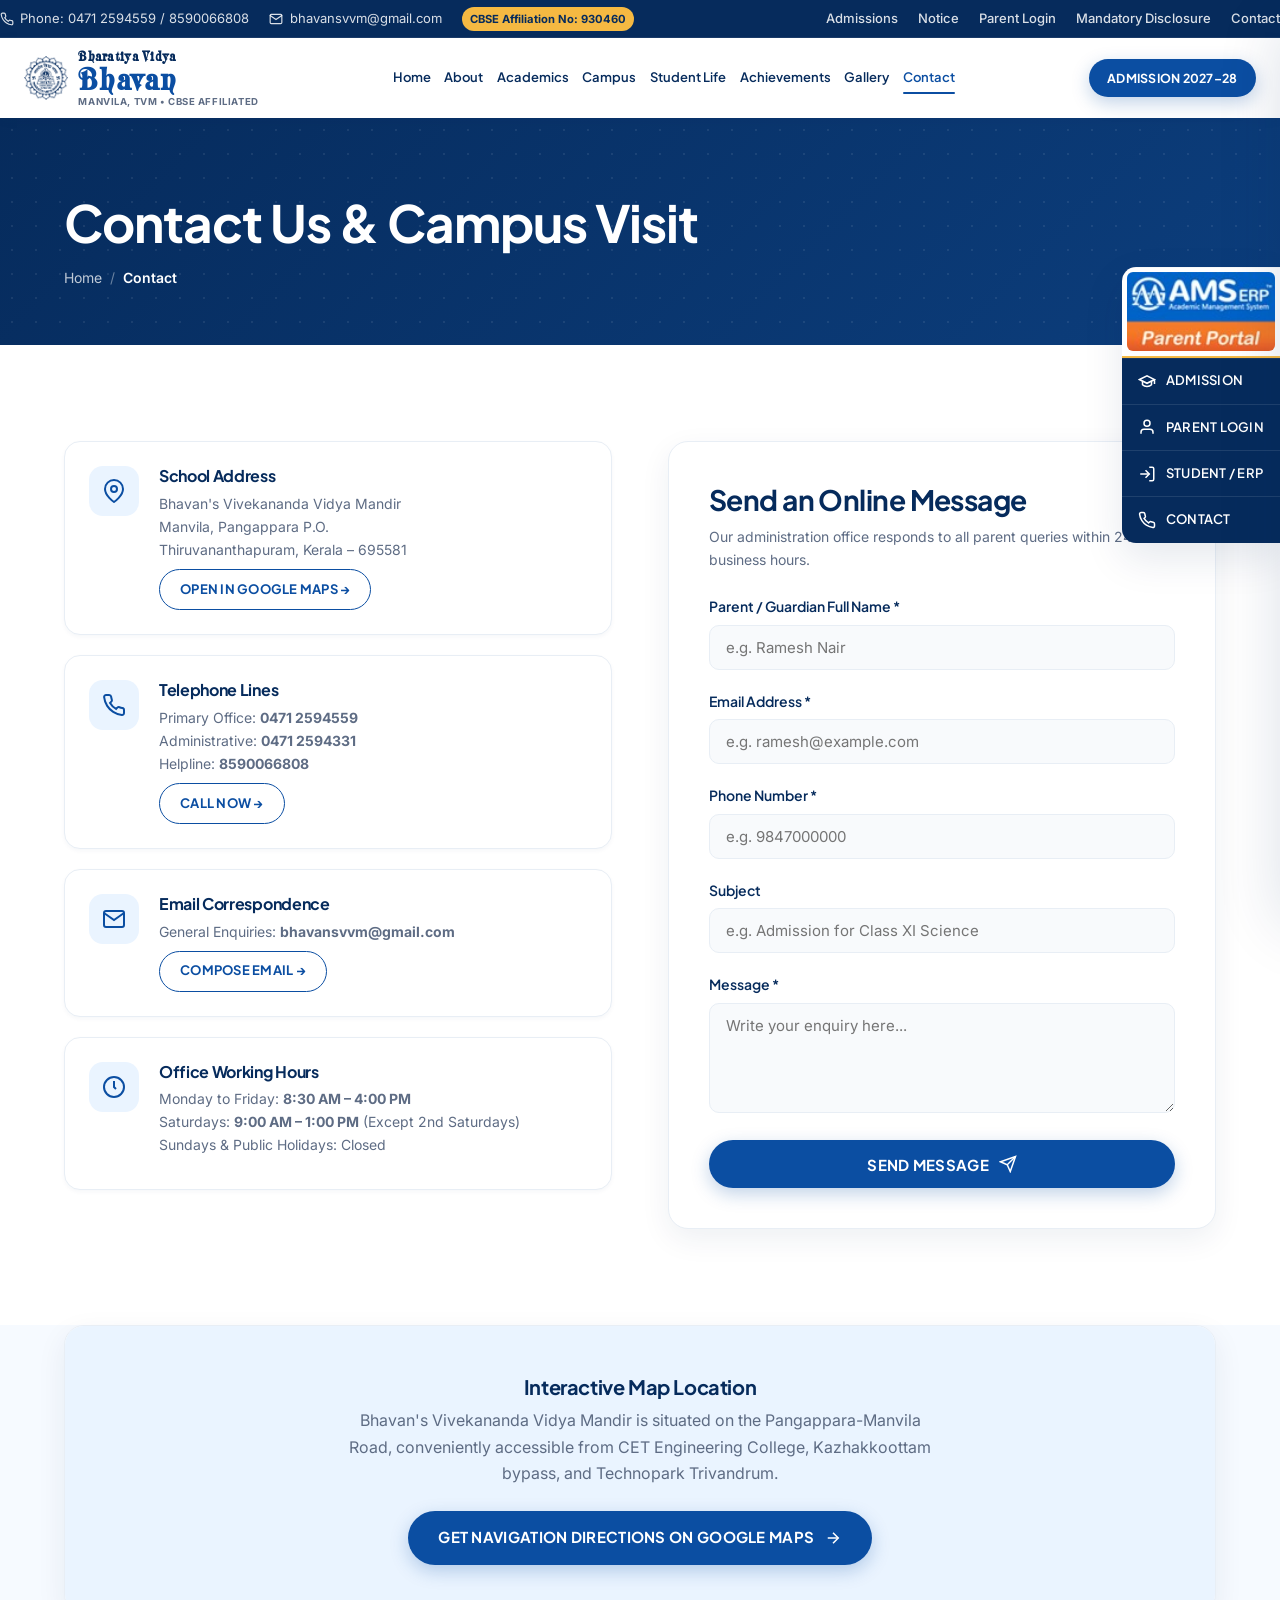
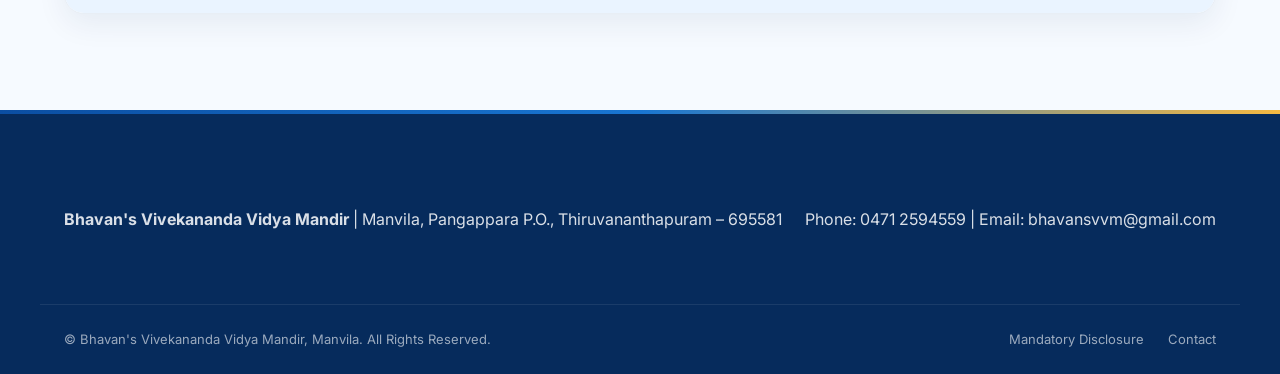
<file: contact.html>
<!DOCTYPE html>
<html lang="en">
<head>
  <meta charset="UTF-8">
  <meta name="viewport" content="width=device-width, initial-scale=1.0">
  <title>Contact Us | Bhavan's Vivekananda Vidya Mandir, Manvila</title>
  <meta name="description" content="Contact Bhavan's Vivekananda Vidya Mandir at Manvila, Pangappara P.O., Thiruvananthapuram. Phone: 0471 2594559. Email: bhavansvvm@gmail.com.">
  <link rel="preconnect" href="https://fonts.googleapis.com">
  <link rel="preconnect" href="https://fonts.gstatic.com" crossorigin>
  <link href="https://fonts.googleapis.com/css2?family=Inter:wght@400;500;600;700&family=Plus+Jakarta+Sans:wght@600;700;800&display=swap" rel="stylesheet">
  <link rel="stylesheet" href="css/variables.css">
  <link rel="stylesheet" href="css/main.css">
  <link rel="stylesheet" href="css/components.css">
  <link rel="stylesheet" href="css/home.css">
  <link rel="stylesheet" href="css/responsive.css">
  <link rel="icon" type="image/png" href="assets/images/bvb-manvila-logo.png">
</head>
<body>
  <!-- 1. TOP UTILITY BAR -->
  <header class="top-bar">
    <div class="container-wide top-bar-inner">
      <div class="top-bar-left">
        <div class="top-bar-item">
          <svg width="14" height="14" viewBox="0 0 24 24" fill="none" stroke="currentColor" stroke-width="2" stroke-linecap="round" stroke-linejoin="round"><path d="M22 16.92v3a2 2 0 0 1-2.18 2 19.79 19.79 0 0 1-8.63-3.07 19.5 19.5 0 0 1-6-6 19.79 19.79 0 0 1-3.07-8.67A2 2 0 0 1 4.11 2h3a2 2 0 0 1 2 1.72 12.84 12.84 0 0 0 .7 2.81 2 2 0 0 1-.45 2.11L8.09 9.91a16 16 0 0 0 6 6l1.27-1.27a2 2 0 0 1 2.11-.45 12.84 12.84 0 0 0 2.81.7A2 2 0 0 1 22 16.92z"></path></svg>
          <span>Phone: 0471 2594559 / 8590066808</span>
        </div>
        <div class="top-bar-item">
          <svg width="14" height="14" viewBox="0 0 24 24" fill="none" stroke="currentColor" stroke-width="2" stroke-linecap="round" stroke-linejoin="round"><path d="M4 4h16c1.1 0 2 .9 2 2v12c0 1.1-.9 2-2 2H4c-1.1 0-2-.9-2-2V6c0-1.1.9-2 2-2z"></path><polyline points="22,6 12,13 2,6"></polyline></svg>
          <a href="mailto:bhavansvvm@gmail.com">bhavansvvm@gmail.com</a>
        </div>
        <div class="top-bar-item">
          <span class="top-bar-badge">CBSE Affiliation No: 930460</span>
        </div>
      </div>
      <div class="top-bar-right">
        <a href="admissions.html" class="top-bar-link ">Admissions</a>
        <a href="events.html" class="top-bar-link ">Notice</a>
        <a href="http://bvbmva.amserp.in/index.php/user/login" target="_blank" rel="noopener" class="top-bar-link">Parent Login</a>
        <a href="mandatory-disclosure.html" class="top-bar-link ">Mandatory Disclosure</a>
        <a href="contact.html" class="top-bar-link active">Contact</a>
      </div>
    </div>
  </header>

  <!-- 2. MAIN STICKY HEADER -->
  <nav class="main-header" id="mainHeader">
    <div class="container-wide header-container">
      <a href="index.html" class="header-logo" aria-label="Bhavan's Vivekananda Vidya Mandir Home">
        <img src="assets/images/bvb-manvila-logo.png" alt="Bhavan's Vivekananda Vidya Mandir Logo" width="60" height="60">
        <div class="header-logo-text">
          <span class="logo-top-text">Bharatiya Vidya</span>
          <span class="logo-title-bhavan">Bhavan</span>
          <span class="logo-sub">MANVILA, TVM • CBSE AFFILIATED</span>
        </div>
      </a>

      <!-- Desktop Navigation Menu -->
      <ul class="nav-menu">
        <li class="nav-item "><a href="index.html" class="nav-link">Home</a></li>
        <li class="nav-item ">
          <a href="about.html" class="nav-link">About</a>
          <div class="nav-dropdown">
            <a href="about.html#our-story" class="dropdown-link">Our Story</a>
            <a href="campus.html#our-journey" class="dropdown-link">Our Journey</a>
            <a href="about.html#vision-mission" class="dropdown-link">Vision & Mission</a>
            <a href="about.html#history" class="dropdown-link">School History</a>
            <a href="leadership.html" class="dropdown-link">Leadership & Management</a>
          </div>
        </li>
        <li class="nav-item ">
          <a href="academics.html" class="nav-link">Academics</a>
          <div class="nav-dropdown">
            <a href="academics.html#curriculum" class="dropdown-link">CBSE Curriculum</a>
            <a href="academics.html#streams" class="dropdown-link">Science & Commerce Streams</a>
            <a href="academics.html#academic-environment" class="dropdown-link">Academic Environment</a>
            <a href="academics.html#staff-details" class="dropdown-link">Staff Details</a>
            <a href="academics.html#fee-structure" class="dropdown-link">Fees Structure</a>
            <a href="academics.html#tc" class="dropdown-link">Transfer Certificate (TC)</a>
            <a href="academics.html#clubs" class="dropdown-link">Clubs & Activities</a>
          </div>
        </li>
        <li class="nav-item "><a href="campus.html" class="nav-link">Campus</a></li>
        <li class="nav-item "><a href="student-life.html" class="nav-link">Student Life</a></li>
        <li class="nav-item "><a href="achievements.html" class="nav-link">Achievements</a></li>
        <li class="nav-item "><a href="gallery.html" class="nav-link">Gallery</a></li>
        <li class="nav-item active"><a href="contact.html" class="nav-link">Contact</a></li>
      </ul>

      <!-- Header Action CTA -->
      <div class="header-actions">
        <a href="admissions.html" class="btn btn-primary btn-pill header-cta-desktop">ADMISSION 2027–28</a>
        <button class="mobile-toggle" aria-label="Toggle navigation menu">
          <span class="hamburger-bar"></span>
          <span class="hamburger-bar"></span>
          <span class="hamburger-bar"></span>
        </button>
      </div>
    </div>
  </nav>

  <!-- Mobile Navigation Drawer -->
  <div class="mobile-drawer-overlay"></div>
  <aside class="mobile-drawer" id="mobileDrawer">
    <div class="drawer-header">
      <div class="header-logo-text">
        <span class="logo-title">BVB MANVILA</span>
        <span class="logo-sub">Trivandrum</span>
      </div>
      <button class="drawer-close" aria-label="Close menu">&times;</button>
    </div>
    <ul class="mobile-nav-list">
      <li class="mobile-nav-item"><a href="index.html">Home</a></li>
      <li class="mobile-nav-item"><a href="about.html">About School</a></li>
      <li class="mobile-nav-item"><a href="academics.html">Academics & Streams</a></li>
      <li class="mobile-nav-item"><a href="campus.html">Campus & Facilities</a></li>
      <li class="mobile-nav-item"><a href="student-life.html">Student Life</a></li>
      <li class="mobile-nav-item"><a href="achievements.html">Achievements</a></li>
      <li class="mobile-nav-item"><a href="gallery.html">Gallery</a></li>
      <li class="mobile-nav-item"><a href="events.html">Events & News</a></li>
      <li class="mobile-nav-item"><a href="leadership.html">Leadership</a></li>
      <li class="mobile-nav-item"><a href="mandatory-disclosure.html">Mandatory Disclosure</a></li>
      <li class="mobile-nav-item"><a href="contact.html">Contact Us</a></li>
    </ul>
    <div class="mobile-drawer-actions">
      <a href="admissions.html" class="btn btn-primary btn-pill">ADMISSION 2027–28</a>
      <a href="http://bvbmva.amserp.in/index.php/user/login" target="_blank" rel="noopener" class="btn btn-outline">Parent / Student Login</a>
    </div>
  </aside>

    <!-- Desktop Quick Access Floating Panel -->
  <aside class="quick-access-panel" aria-label="Quick Access Links">
    <a href="http://bvbmva.amserp.in/index.php/user/login" target="_blank" rel="noopener" class="quick-access-img-banner" title="AMS ERP Parent Portal">
      <img src="assets/images/amserp-parent-portal.jpg" alt="AMS ERP Parent Portal">
    </a>
    <a href="admissions.html" class="quick-access-item">
      <svg viewBox="0 0 24 24" fill="none" stroke="currentColor" stroke-width="2"><path d="M22 10v6M2 10l10-5 10 5-10 5z"></path><path d="M6 12v5c3 3 9 3 12 0v-5"></path></svg>
      <span>ADMISSION</span>
    </a>
    <a href="http://bvbmva.amserp.in/index.php/user/login" target="_blank" rel="noopener" class="quick-access-item">
      <svg viewBox="0 0 24 24" fill="none" stroke="currentColor" stroke-width="2"><path d="M20 21v-2a4 4 0 0 0-4-4H8a4 4 0 0 0-4 4v2"></path><circle cx="12" cy="7" r="4"></circle></svg>
      <span>PARENT LOGIN</span>
    </a>
    <a href="http://bvbmva.amserp.in/index.php/user/login" target="_blank" rel="noopener" class="quick-access-item">
      <svg viewBox="0 0 24 24" fill="none" stroke="currentColor" stroke-width="2"><path d="M15 3h4a2 2 0 0 1 2 2v14a2 2 0 0 1-2 2h-4"></path><polyline points="10 17 15 12 10 7"></polyline><line x1="15" y1="12" x2="3" y2="12"></line></svg>
      <span>STUDENT / ERP</span>
    </a>
    <a href="contact.html" class="quick-access-item">
      <svg viewBox="0 0 24 24" fill="none" stroke="currentColor" stroke-width="2"><path d="M22 16.92v3a2 2 0 0 1-2.18 2 19.79 19.79 0 0 1-8.63-3.07 19.5 19.5 0 0 1-6-6 19.79 19.79 0 0 1-3.07-8.67A2 2 0 0 1 4.11 2h3a2 2 0 0 1 2 1.72 12.84 12.84 0 0 0 .7 2.81 2 2 0 0 1-.45 2.11L8.09 9.91a16 16 0 0 0 6 6l1.27-1.27a2 2 0 0 1 2.11-.45 12.84 12.84 0 0 0 2.81.7A2 2 0 0 1 22 16.92z"></path></svg>
      <span>CONTACT</span>
    </a>
  </aside>
<div class="page-banner">
    <div class="container">
      <h1>Contact Us & Campus Visit</h1>
      <div class="breadcrumbs">
        <a href="index.html">Home</a>
        <span class="divider">/</span>
        <span class="current">Contact</span>
      </div>
    </div>
  </div>

  <main>
    <section class="section-padding bg-white">
      <div class="container">
        <div class="contact-section-grid">
          <!-- Information Column -->
          <div class="contact-cards-stack">
            <div class="contact-card-box">
              <div class="contact-box-icon">
                <svg width="24" height="24" viewBox="0 0 24 24" fill="none" stroke="currentColor" stroke-width="2"><path d="M21 10c0 7-9 13-9 13s-9-6-9-13a9 9 0 0 1 18 0z"></path><circle cx="12" cy="10" r="3"></circle></svg>
              </div>
              <div class="contact-box-details">
                <h5>School Address</h5>
                <p>Bhavan's Vivekananda Vidya Mandir<br>Manvila, Pangappara P.O.<br>Thiruvananthapuram, Kerala – 695581</p>
                <a href="https://maps.google.com/?q=Bhavans+Vivekananda+Vidya+Mandir+Manvila" target="_blank" rel="noopener" class="btn btn-outline btn-sm">OPEN IN GOOGLE MAPS →</a>
              </div>
            </div>

            <div class="contact-card-box">
              <div class="contact-box-icon">
                <svg width="24" height="24" viewBox="0 0 24 24" fill="none" stroke="currentColor" stroke-width="2"><path d="M22 16.92v3a2 2 0 0 1-2.18 2 19.79 19.79 0 0 1-8.63-3.07 19.5 19.5 0 0 1-6-6 19.79 19.79 0 0 1-3.07-8.67A2 2 0 0 1 4.11 2h3a2 2 0 0 1 2 1.72 12.84 12.84 0 0 0 .7 2.81 2 2 0 0 1-.45 2.11L8.09 9.91a16 16 0 0 0 6 6l1.27-1.27a2 2 0 0 1 2.11-.45 12.84 12.84 0 0 0 2.81.7A2 2 0 0 1 22 16.92z"></path></svg>
              </div>
              <div class="contact-box-details">
                <h5>Telephone Lines</h5>
                <p>Primary Office: <strong>0471 2594559</strong><br>Administrative: <strong>0471 2594331</strong><br>Helpline: <strong>8590066808</strong></p>
                <a href="tel:04712594559" class="btn btn-outline btn-sm">CALL NOW →</a>
              </div>
            </div>

            <div class="contact-card-box">
              <div class="contact-box-icon">
                <svg width="24" height="24" viewBox="0 0 24 24" fill="none" stroke="currentColor" stroke-width="2"><path d="M4 4h16c1.1 0 2 .9 2 2v12c0 1.1-.9 2-2 2H4c-1.1 0-2-.9-2-2V6c0-1.1.9-2 2-2z"></path><polyline points="22,6 12,13 2,6"></polyline></svg>
              </div>
              <div class="contact-box-details">
                <h5>Email Correspondence</h5>
                <p>General Enquiries: <strong>bhavansvvm@gmail.com</strong></p>
                <a href="mailto:bhavansvvm@gmail.com" class="btn btn-outline btn-sm">COMPOSE EMAIL →</a>
              </div>
            </div>

            <div class="contact-card-box">
              <div class="contact-box-icon">
                <svg width="24" height="24" viewBox="0 0 24 24" fill="none" stroke="currentColor" stroke-width="2"><circle cx="12" cy="12" r="10"></circle><polyline points="12 6 12 12 14 14"></polyline></svg>
              </div>
              <div class="contact-box-details">
                <h5>Office Working Hours</h5>
                <p>Monday to Friday: <strong>8:30 AM – 4:00 PM</strong><br>Saturdays: <strong>9:00 AM – 1:00 PM</strong> (Except 2nd Saturdays)<br>Sundays & Public Holidays: Closed</p>
              </div>
            </div>
          </div>

          <!-- Form Column -->
          <div class="contact-form-card">
            <h3 style="color: var(--color-deep-blue); margin-bottom: 0.5rem;">Send an Online Message</h3>
            <p style="font-size: 0.875rem; color: var(--color-text-secondary); margin-bottom: 1.5rem;">Our administration office responds to all parent queries within 24 to 48 business hours.</p>

            <form class="js-contact-form">
              <div class="form-group">
                <label for="p-name">Parent / Guardian Full Name *</label>
                <input type="text" id="p-name" class="form-control" placeholder="e.g. Ramesh Nair" required>
              </div>
              <div class="form-group">
                <label for="p-email">Email Address *</label>
                <input type="email" id="p-email" class="form-control" placeholder="e.g. ramesh@example.com" required>
              </div>
              <div class="form-group">
                <label for="p-phone">Phone Number *</label>
                <input type="tel" id="p-phone" class="form-control" placeholder="e.g. 9847000000" required>
              </div>
              <div class="form-group">
                <label for="p-subject">Subject</label>
                <input type="text" id="p-subject" class="form-control" placeholder="e.g. Admission for Class XI Science">
              </div>
              <div class="form-group">
                <label for="p-msg">Message *</label>
                <textarea id="p-msg" class="form-control" placeholder="Write your enquiry here..." required></textarea>
              </div>
              <button type="submit" class="btn btn-primary" style="width: 100%;">
                SEND MESSAGE
                <svg viewBox="0 0 24 24" fill="none" stroke="currentColor" stroke-width="2"><line x1="22" y1="2" x2="11" y2="13"></line><polygon points="22 2 15 22 11 13 2 9 22 2"></polygon></svg>
              </button>
            </form>
          </div>
        </div>
      </div>
    </section>

    <!-- Map Placeholder Section -->
    <section class="container" style="margin-bottom: var(--space-4xl);">
      <div class="card card-bordered" style="overflow: hidden; border-radius: var(--radius-xl); box-shadow: var(--shadow-md);">
        <div style="background: var(--color-light-blue); padding: 3rem; text-align: center;">
          <h4 style="color: var(--color-deep-blue); margin-bottom: 0.5rem;">Interactive Map Location</h4>
          <p style="color: var(--color-text-secondary); max-width: 600px; margin: 0 auto 1.5rem;">
            Bhavan's Vivekananda Vidya Mandir is situated on the Pangappara-Manvila Road, conveniently accessible from CET Engineering College, Kazhakkoottam bypass, and Technopark Trivandrum.
          </p>
          <a href="https://maps.google.com/?q=Bhavans+Vivekananda+Vidya+Mandir+Manvila" target="_blank" rel="noopener" class="btn btn-primary">
            GET NAVIGATION DIRECTIONS ON GOOGLE MAPS
            <svg viewBox="0 0 24 24" fill="none" stroke="currentColor" stroke-width="2"><line x1="5" y1="12" x2="19" y2="12"></line><polyline points="12 5 19 12 12 19"></polyline></svg>
          </a>
        </div>
      </div>
    </section>
  </main>

  <footer class="site-footer">
    <div class="container footer-top">
      <div class="footer-bottom-inner" style="color: rgba(255,255,255,0.85);">
        <div><strong>Bhavan's Vivekananda Vidya Mandir</strong> | Manvila, Pangappara P.O., Thiruvananthapuram – 695581</div>
        <div>Phone: 0471 2594559 | Email: bhavansvvm@gmail.com</div>
      </div>
    </div>
    <div class="footer-bottom">
      <div class="container footer-bottom-inner">
        <div>© Bhavan's Vivekananda Vidya Mandir, Manvila. All Rights Reserved.</div>
        <div class="footer-bottom-links">
          <a href="mandatory-disclosure.html">Mandatory Disclosure</a>
          <a href="contact.html">Contact</a>
        </div>
      </div>
    </div>
  </footer>

  <!-- Mobile Fixed Bottom Navigation Bar -->
  <nav class="mobile-bottom-bar" aria-label="Mobile Navigation Bar">
    <div class="mobile-bottom-grid">
      <a href="index.html" class="mobile-bottom-item">
        <svg viewBox="0 0 24 24" fill="none" stroke="currentColor" stroke-width="2"><path d="M3 9l9-7 9 7v11a2 2 0 0 1-2 2H5a2 2 0 0 1-2-2z"></path><polyline points="9 22 9 12 15 12 15 22"></polyline></svg>
        <span>Home</span>
      </a>
      <a href="admissions.html" class="mobile-bottom-item">
        <svg viewBox="0 0 24 24" fill="none" stroke="currentColor" stroke-width="2"><path d="M22 10v6M2 10l10-5 10 5-10 5z"></path></svg>
        <span>Admission</span>
      </a>
      <a href="http://bvbmva.amserp.in/index.php/user/login" target="_blank" rel="noopener" class="mobile-bottom-item">
        <svg viewBox="0 0 24 24" fill="none" stroke="currentColor" stroke-width="2"><path d="M20 21v-2a4 4 0 0 0-4-4H8a4 4 0 0 0-4 4v2"></path><circle cx="12" cy="7" r="4"></circle></svg>
        <span>Login</span>
      </a>
      <a href="tel:04712594559" class="mobile-bottom-item">
        <svg viewBox="0 0 24 24" fill="none" stroke="currentColor" stroke-width="2"><path d="M22 16.92v3a2 2 0 0 1-2.18 2 19.79 19.79 0 0 1-8.63-3.07 19.5 19.5 0 0 1-6-6 19.79 19.79 0 0 1-3.07-8.67A2 2 0 0 1 4.11 2h3a2 2 0 0 1 2 1.72 12.84 12.84 0 0 0 .7 2.81 2 2 0 0 1-.45 2.11L8.09 9.91a16 16 0 0 0 6 6l1.27-1.27a2 2 0 0 1 2.11-.45 12.84 12.84 0 0 0 2.81.7A2 2 0 0 1 22 16.92z"></path></svg>
        <span>Call</span>
      </a>
    </div>
  </nav>

  <!-- Scroll to Top Trigger -->
  <button class="scroll-to-top" aria-label="Scroll back to top">
    <svg width="20" height="20" viewBox="0 0 24 24" fill="none" stroke="currentColor" stroke-width="2.5"><polyline points="18 15 12 9 6 15"></polyline></svg>
  </button>


  <script src="js/main.js"></script>
  <script src="js/quick-access.js"></script>
</body>
</html>
</file>
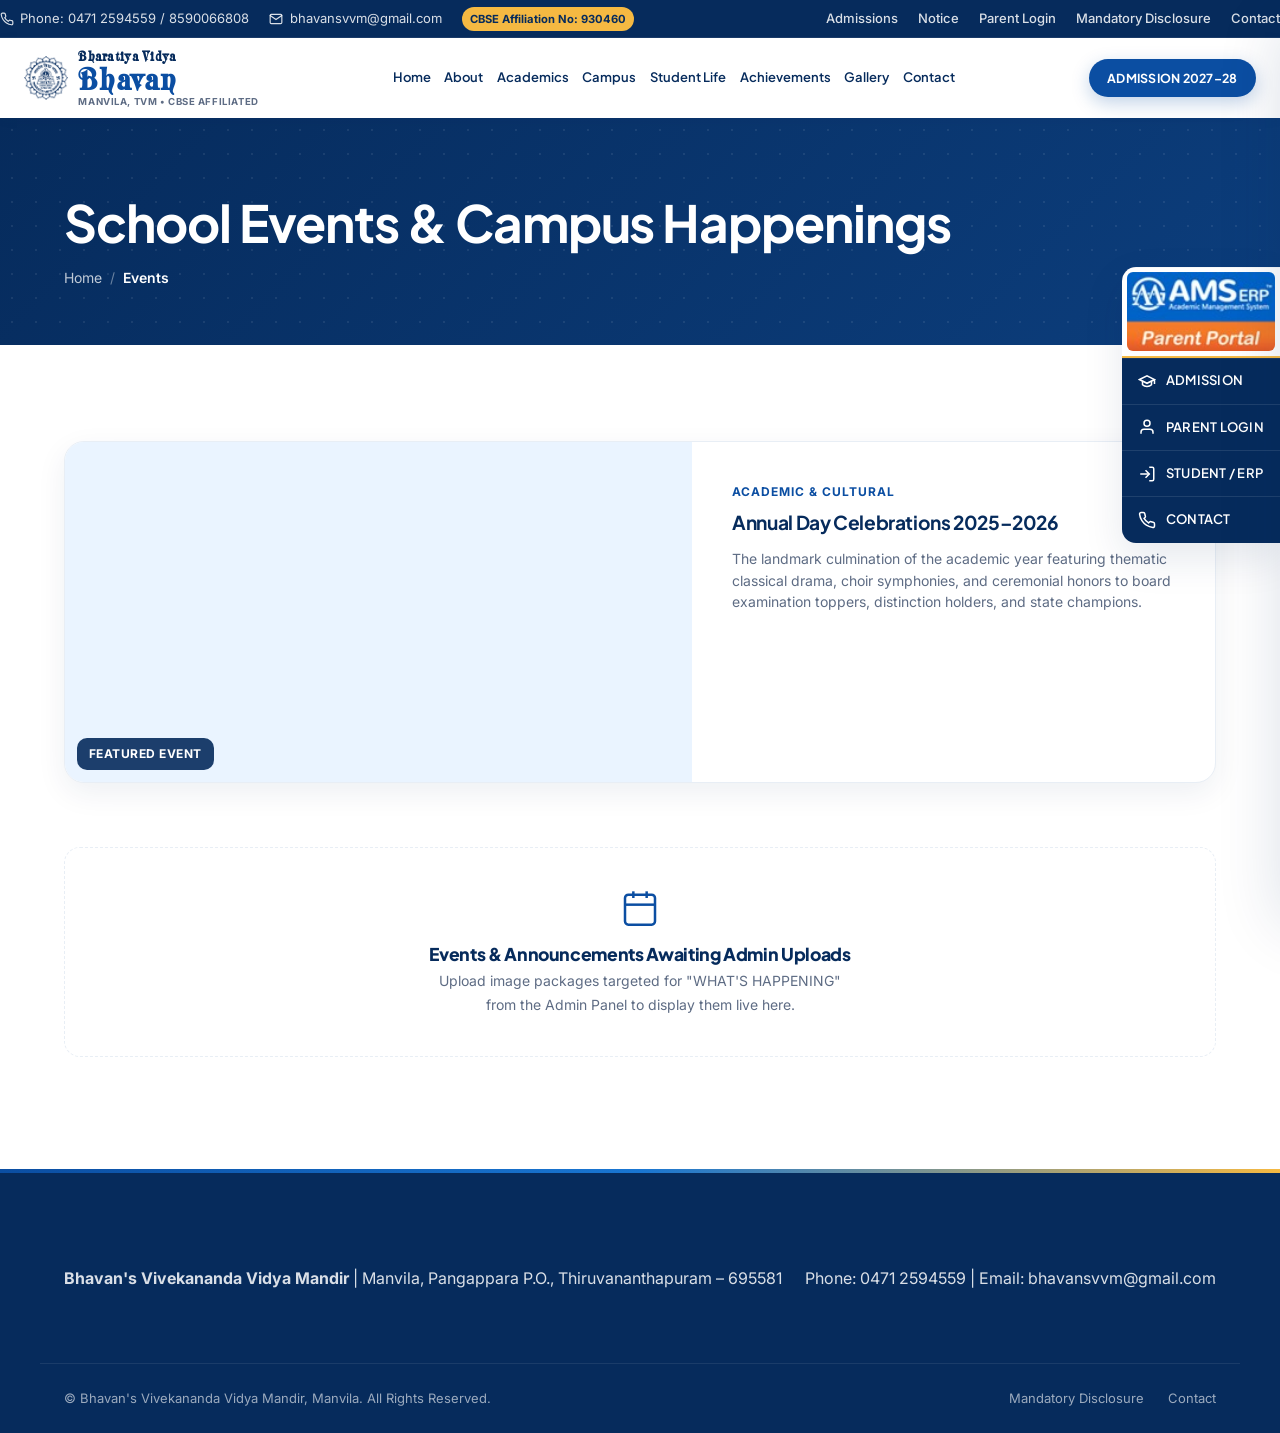
<file: events.html>
<!DOCTYPE html>
<html lang="en">
<head>
  <meta charset="UTF-8">
  <meta name="viewport" content="width=device-width, initial-scale=1.0">
  <title>Events & News | Bhavan's Vivekananda Vidya Mandir, Manvila</title>
  <meta name="description" content="Official events, cultural celebrations, and academic circulars from Bhavan's Vivekananda Vidya Mandir, Manvila, Thiruvananthapuram.">
  <link rel="preconnect" href="https://fonts.googleapis.com">
  <link rel="preconnect" href="https://fonts.gstatic.com" crossorigin>
  <link href="https://fonts.googleapis.com/css2?family=Inter:wght@400;500;600;700&family=Plus+Jakarta+Sans:wght@600;700;800&display=swap" rel="stylesheet">
  <link rel="stylesheet" href="css/variables.css">
  <link rel="stylesheet" href="css/main.css">
  <link rel="stylesheet" href="css/components.css">
  <link rel="stylesheet" href="css/home.css">
  <link rel="stylesheet" href="css/responsive.css">
  <link rel="icon" type="image/png" href="assets/images/bvb-manvila-logo.png">
</head>
<body>
  <!-- 1. TOP UTILITY BAR -->
  <header class="top-bar">
    <div class="container-wide top-bar-inner">
      <div class="top-bar-left">
        <div class="top-bar-item">
          <svg width="14" height="14" viewBox="0 0 24 24" fill="none" stroke="currentColor" stroke-width="2" stroke-linecap="round" stroke-linejoin="round"><path d="M22 16.92v3a2 2 0 0 1-2.18 2 19.79 19.79 0 0 1-8.63-3.07 19.5 19.5 0 0 1-6-6 19.79 19.79 0 0 1-3.07-8.67A2 2 0 0 1 4.11 2h3a2 2 0 0 1 2 1.72 12.84 12.84 0 0 0 .7 2.81 2 2 0 0 1-.45 2.11L8.09 9.91a16 16 0 0 0 6 6l1.27-1.27a2 2 0 0 1 2.11-.45 12.84 12.84 0 0 0 2.81.7A2 2 0 0 1 22 16.92z"></path></svg>
          <span>Phone: 0471 2594559 / 8590066808</span>
        </div>
        <div class="top-bar-item">
          <svg width="14" height="14" viewBox="0 0 24 24" fill="none" stroke="currentColor" stroke-width="2" stroke-linecap="round" stroke-linejoin="round"><path d="M4 4h16c1.1 0 2 .9 2 2v12c0 1.1-.9 2-2 2H4c-1.1 0-2-.9-2-2V6c0-1.1.9-2 2-2z"></path><polyline points="22,6 12,13 2,6"></polyline></svg>
          <a href="mailto:bhavansvvm@gmail.com">bhavansvvm@gmail.com</a>
        </div>
        <div class="top-bar-item">
          <span class="top-bar-badge">CBSE Affiliation No: 930460</span>
        </div>
      </div>
      <div class="top-bar-right">
        <a href="admissions.html" class="top-bar-link ">Admissions</a>
        <a href="events.html" class="top-bar-link active">Notice</a>
        <a href="http://bvbmva.amserp.in/index.php/user/login" target="_blank" rel="noopener" class="top-bar-link">Parent Login</a>
        <a href="mandatory-disclosure.html" class="top-bar-link ">Mandatory Disclosure</a>
        <a href="contact.html" class="top-bar-link ">Contact</a>
      </div>
    </div>
  </header>

  <!-- 2. MAIN STICKY HEADER -->
  <nav class="main-header" id="mainHeader">
    <div class="container-wide header-container">
      <a href="index.html" class="header-logo" aria-label="Bhavan's Vivekananda Vidya Mandir Home">
        <img src="assets/images/bvb-manvila-logo.png" alt="Bhavan's Vivekananda Vidya Mandir Logo" width="60" height="60">
        <div class="header-logo-text">
          <span class="logo-top-text">Bharatiya Vidya</span>
          <span class="logo-title-bhavan">Bhavan</span>
          <span class="logo-sub">MANVILA, TVM • CBSE AFFILIATED</span>
        </div>
      </a>

      <!-- Desktop Navigation Menu -->
      <ul class="nav-menu">
        <li class="nav-item "><a href="index.html" class="nav-link">Home</a></li>
        <li class="nav-item ">
          <a href="about.html" class="nav-link">About</a>
          <div class="nav-dropdown">
            <a href="about.html#our-story" class="dropdown-link">Our Story</a>
            <a href="campus.html#our-journey" class="dropdown-link">Our Journey</a>
            <a href="about.html#vision-mission" class="dropdown-link">Vision & Mission</a>
            <a href="about.html#history" class="dropdown-link">School History</a>
            <a href="leadership.html" class="dropdown-link">Leadership & Management</a>
          </div>
        </li>
        <li class="nav-item ">
          <a href="academics.html" class="nav-link">Academics</a>
          <div class="nav-dropdown">
            <a href="academics.html#curriculum" class="dropdown-link">CBSE Curriculum</a>
            <a href="academics.html#streams" class="dropdown-link">Science & Commerce Streams</a>
            <a href="academics.html#academic-environment" class="dropdown-link">Academic Environment</a>
            <a href="academics.html#staff-details" class="dropdown-link">Staff Details</a>
            <a href="academics.html#fee-structure" class="dropdown-link">Fees Structure</a>
            <a href="academics.html#tc" class="dropdown-link">Transfer Certificate (TC)</a>
            <a href="academics.html#clubs" class="dropdown-link">Clubs & Activities</a>
          </div>
        </li>
        <li class="nav-item "><a href="campus.html" class="nav-link">Campus</a></li>
        <li class="nav-item "><a href="student-life.html" class="nav-link">Student Life</a></li>
        <li class="nav-item "><a href="achievements.html" class="nav-link">Achievements</a></li>
        <li class="nav-item "><a href="gallery.html" class="nav-link">Gallery</a></li>
        <li class="nav-item "><a href="contact.html" class="nav-link">Contact</a></li>
      </ul>

      <!-- Header Action CTA -->
      <div class="header-actions">
        <a href="admissions.html" class="btn btn-primary btn-pill header-cta-desktop">ADMISSION 2027–28</a>
        <button class="mobile-toggle" aria-label="Toggle navigation menu">
          <span class="hamburger-bar"></span>
          <span class="hamburger-bar"></span>
          <span class="hamburger-bar"></span>
        </button>
      </div>
    </div>
  </nav>

  <!-- Mobile Navigation Drawer -->
  <div class="mobile-drawer-overlay"></div>
  <aside class="mobile-drawer" id="mobileDrawer">
    <div class="drawer-header">
      <div class="header-logo-text">
        <span class="logo-title">BVB MANVILA</span>
        <span class="logo-sub">Trivandrum</span>
      </div>
      <button class="drawer-close" aria-label="Close menu">&times;</button>
    </div>
    <ul class="mobile-nav-list">
      <li class="mobile-nav-item"><a href="index.html">Home</a></li>
      <li class="mobile-nav-item"><a href="about.html">About School</a></li>
      <li class="mobile-nav-item"><a href="academics.html">Academics & Streams</a></li>
      <li class="mobile-nav-item"><a href="campus.html">Campus & Facilities</a></li>
      <li class="mobile-nav-item"><a href="student-life.html">Student Life</a></li>
      <li class="mobile-nav-item"><a href="achievements.html">Achievements</a></li>
      <li class="mobile-nav-item"><a href="gallery.html">Gallery</a></li>
      <li class="mobile-nav-item"><a href="events.html">Events & News</a></li>
      <li class="mobile-nav-item"><a href="leadership.html">Leadership</a></li>
      <li class="mobile-nav-item"><a href="mandatory-disclosure.html">Mandatory Disclosure</a></li>
      <li class="mobile-nav-item"><a href="contact.html">Contact Us</a></li>
    </ul>
    <div class="mobile-drawer-actions">
      <a href="admissions.html" class="btn btn-primary btn-pill">ADMISSION 2027–28</a>
      <a href="http://bvbmva.amserp.in/index.php/user/login" target="_blank" rel="noopener" class="btn btn-outline">Parent / Student Login</a>
    </div>
  </aside>

    <!-- Desktop Quick Access Floating Panel -->
  <aside class="quick-access-panel" aria-label="Quick Access Links">
    <a href="http://bvbmva.amserp.in/index.php/user/login" target="_blank" rel="noopener" class="quick-access-img-banner" title="AMS ERP Parent Portal">
      <img src="assets/images/amserp-parent-portal.jpg" alt="AMS ERP Parent Portal">
    </a>
    <a href="admissions.html" class="quick-access-item">
      <svg viewBox="0 0 24 24" fill="none" stroke="currentColor" stroke-width="2"><path d="M22 10v6M2 10l10-5 10 5-10 5z"></path><path d="M6 12v5c3 3 9 3 12 0v-5"></path></svg>
      <span>ADMISSION</span>
    </a>
    <a href="http://bvbmva.amserp.in/index.php/user/login" target="_blank" rel="noopener" class="quick-access-item">
      <svg viewBox="0 0 24 24" fill="none" stroke="currentColor" stroke-width="2"><path d="M20 21v-2a4 4 0 0 0-4-4H8a4 4 0 0 0-4 4v2"></path><circle cx="12" cy="7" r="4"></circle></svg>
      <span>PARENT LOGIN</span>
    </a>
    <a href="http://bvbmva.amserp.in/index.php/user/login" target="_blank" rel="noopener" class="quick-access-item">
      <svg viewBox="0 0 24 24" fill="none" stroke="currentColor" stroke-width="2"><path d="M15 3h4a2 2 0 0 1 2 2v14a2 2 0 0 1-2 2h-4"></path><polyline points="10 17 15 12 10 7"></polyline><line x1="15" y1="12" x2="3" y2="12"></line></svg>
      <span>STUDENT / ERP</span>
    </a>
    <a href="contact.html" class="quick-access-item">
      <svg viewBox="0 0 24 24" fill="none" stroke="currentColor" stroke-width="2"><path d="M22 16.92v3a2 2 0 0 1-2.18 2 19.79 19.79 0 0 1-8.63-3.07 19.5 19.5 0 0 1-6-6 19.79 19.79 0 0 1-3.07-8.67A2 2 0 0 1 4.11 2h3a2 2 0 0 1 2 1.72 12.84 12.84 0 0 0 .7 2.81 2 2 0 0 1-.45 2.11L8.09 9.91a16 16 0 0 0 6 6l1.27-1.27a2 2 0 0 1 2.11-.45 12.84 12.84 0 0 0 2.81.7A2 2 0 0 1 22 16.92z"></path></svg>
      <span>CONTACT</span>
    </a>
  </aside>
<div class="page-banner">
    <div class="container">
      <h1>School Events & Campus Happenings</h1>
      <div class="breadcrumbs">
        <a href="index.html">Home</a>
        <span class="divider">/</span>
        <span class="current">Events</span>
      </div>
    </div>
  </div>

  <main>
    <section class="section-padding bg-white">
      <div class="container">
        <!-- Featured Event -->
        <div class="event-featured-card">
          <div class="event-featured-thumb">
            
            <div class="event-date-badge">FEATURED EVENT</div>
          </div>
          <div class="event-featured-body">
            <span class="event-category">ACADEMIC & CULTURAL</span>
            <h3 class="event-title">Annual Day Celebrations 2025–2026</h3>
            <p class="event-desc">
              The landmark culmination of the academic year featuring thematic classical drama, choir symphonies, and ceremonial honors to board examination toppers, distinction holders, and state champions.
            </p>
          </div>
        </div>

        <!-- Events Grid -->
        <div class="events-columns" id="publicEventsColumns" style="margin-top: 3rem;"></div>
      </div>
    </section>
  </main>

  <footer class="site-footer">
    <div class="container footer-top">
      <div class="footer-bottom-inner" style="color: rgba(255,255,255,0.85);">
        <div><strong>Bhavan's Vivekananda Vidya Mandir</strong> | Manvila, Pangappara P.O., Thiruvananthapuram – 695581</div>
        <div>Phone: 0471 2594559 | Email: bhavansvvm@gmail.com</div>
      </div>
    </div>
    <div class="footer-bottom">
      <div class="container footer-bottom-inner">
        <div>© Bhavan's Vivekananda Vidya Mandir, Manvila. All Rights Reserved.</div>
        <div class="footer-bottom-links">
          <a href="mandatory-disclosure.html">Mandatory Disclosure</a>
          <a href="contact.html">Contact</a>
        </div>
      </div>
    </div>
  </footer>

  <!-- Mobile Fixed Bottom Navigation Bar -->
  <nav class="mobile-bottom-bar" aria-label="Mobile Navigation Bar">
    <div class="mobile-bottom-grid">
      <a href="index.html" class="mobile-bottom-item">
        <svg viewBox="0 0 24 24" fill="none" stroke="currentColor" stroke-width="2"><path d="M3 9l9-7 9 7v11a2 2 0 0 1-2 2H5a2 2 0 0 1-2-2z"></path><polyline points="9 22 9 12 15 12 15 22"></polyline></svg>
        <span>Home</span>
      </a>
      <a href="admissions.html" class="mobile-bottom-item">
        <svg viewBox="0 0 24 24" fill="none" stroke="currentColor" stroke-width="2"><path d="M22 10v6M2 10l10-5 10 5-10 5z"></path></svg>
        <span>Admission</span>
      </a>
      <a href="http://bvbmva.amserp.in/index.php/user/login" target="_blank" rel="noopener" class="mobile-bottom-item">
        <svg viewBox="0 0 24 24" fill="none" stroke="currentColor" stroke-width="2"><path d="M20 21v-2a4 4 0 0 0-4-4H8a4 4 0 0 0-4 4v2"></path><circle cx="12" cy="7" r="4"></circle></svg>
        <span>Login</span>
      </a>
      <a href="tel:04712594559" class="mobile-bottom-item">
        <svg viewBox="0 0 24 24" fill="none" stroke="currentColor" stroke-width="2"><path d="M22 16.92v3a2 2 0 0 1-2.18 2 19.79 19.79 0 0 1-8.63-3.07 19.5 19.5 0 0 1-6-6 19.79 19.79 0 0 1-3.07-8.67A2 2 0 0 1 4.11 2h3a2 2 0 0 1 2 1.72 12.84 12.84 0 0 0 .7 2.81 2 2 0 0 1-.45 2.11L8.09 9.91a16 16 0 0 0 6 6l1.27-1.27a2 2 0 0 1 2.11-.45 12.84 12.84 0 0 0 2.81.7A2 2 0 0 1 22 16.92z"></path></svg>
        <span>Call</span>
      </a>
    </div>
  </nav>

  <!-- Scroll to Top Trigger -->
  <button class="scroll-to-top" aria-label="Scroll back to top">
    <svg width="20" height="20" viewBox="0 0 24 24" fill="none" stroke="currentColor" stroke-width="2.5"><polyline points="18 15 12 9 6 15"></polyline></svg>
  </button>


  <script src="js/main.js"></script>
  <script src="js/dynamic-sections.js"></script>
  <script src="js/quick-access.js"></script>
</body>
</html>
</file>
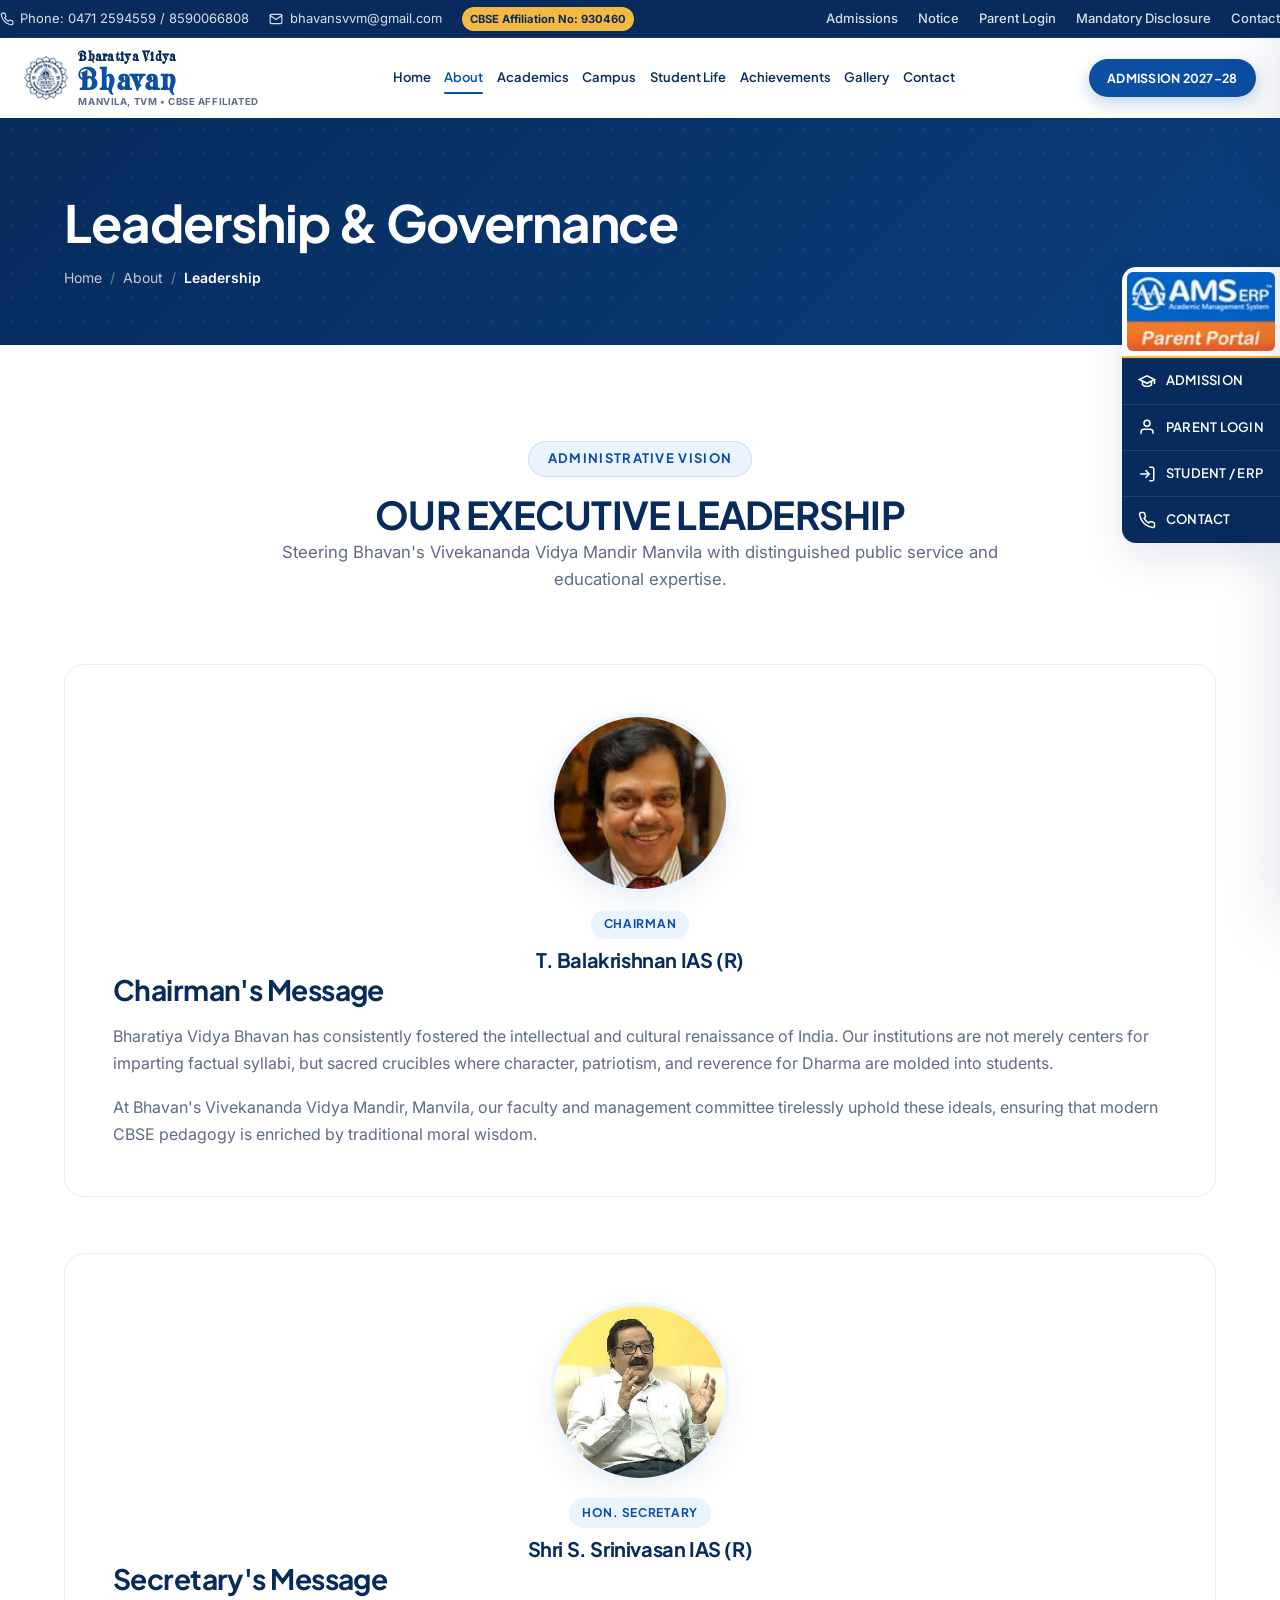
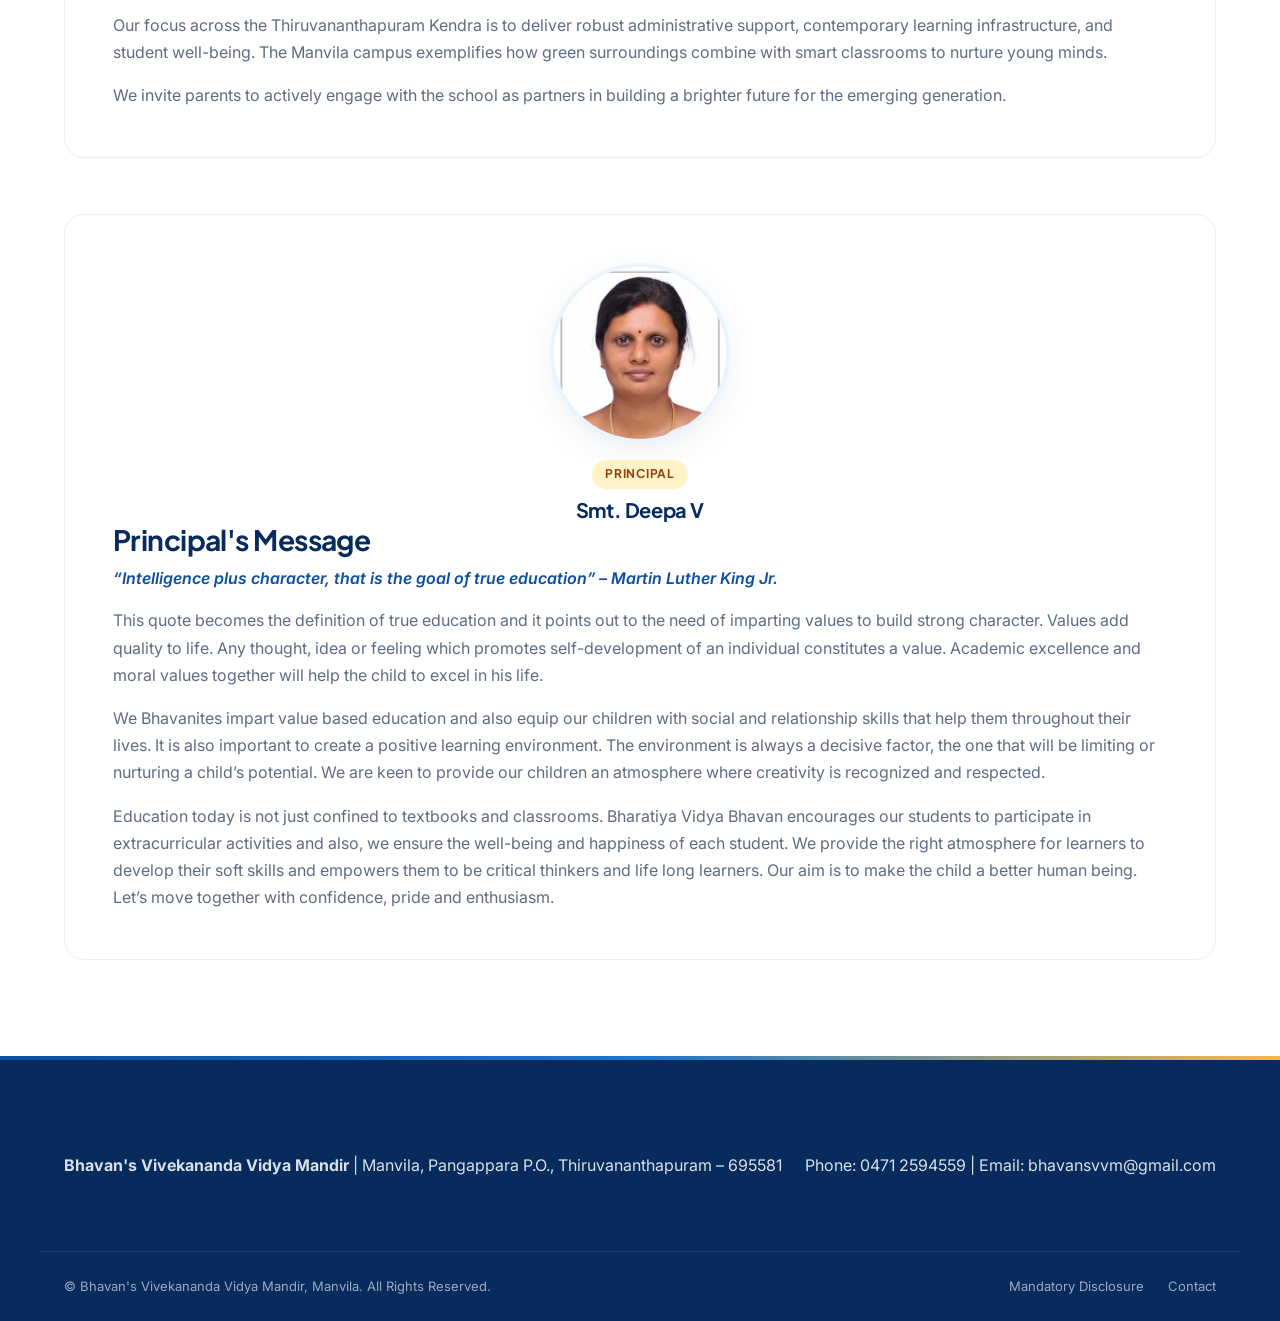
<file: leadership.html>
<!DOCTYPE html>
<html lang="en">
<head>
  <meta charset="UTF-8">
  <meta name="viewport" content="width=device-width, initial-scale=1.0">
  <title>Leadership & Governance | Bhavan's Vivekananda Vidya Mandir, Manvila</title>
  <meta name="description" content="Meet the leadership of Bhavan's Vivekananda Vidya Mandir: Chairman T. Balakrishnan IAS (R), Hon. Secretary Shri S. Srinivasan IAS (R), and Principal Smt. Deepa V.">
  <link rel="preconnect" href="https://fonts.googleapis.com">
  <link rel="preconnect" href="https://fonts.gstatic.com" crossorigin>
  <link href="https://fonts.googleapis.com/css2?family=Inter:wght@400;500;600;700&family=Plus+Jakarta+Sans:wght@600;700;800&display=swap" rel="stylesheet">
  <link rel="stylesheet" href="css/variables.css">
  <link rel="stylesheet" href="css/main.css">
  <link rel="stylesheet" href="css/components.css">
  <link rel="stylesheet" href="css/home.css">
  <link rel="stylesheet" href="css/responsive.css">
  <link rel="icon" type="image/png" href="assets/images/bvb-manvila-logo.png">
</head>
<body>
  <!-- 1. TOP UTILITY BAR -->
  <header class="top-bar">
    <div class="container-wide top-bar-inner">
      <div class="top-bar-left">
        <div class="top-bar-item">
          <svg width="14" height="14" viewBox="0 0 24 24" fill="none" stroke="currentColor" stroke-width="2" stroke-linecap="round" stroke-linejoin="round"><path d="M22 16.92v3a2 2 0 0 1-2.18 2 19.79 19.79 0 0 1-8.63-3.07 19.5 19.5 0 0 1-6-6 19.79 19.79 0 0 1-3.07-8.67A2 2 0 0 1 4.11 2h3a2 2 0 0 1 2 1.72 12.84 12.84 0 0 0 .7 2.81 2 2 0 0 1-.45 2.11L8.09 9.91a16 16 0 0 0 6 6l1.27-1.27a2 2 0 0 1 2.11-.45 12.84 12.84 0 0 0 2.81.7A2 2 0 0 1 22 16.92z"></path></svg>
          <span>Phone: 0471 2594559 / 8590066808</span>
        </div>
        <div class="top-bar-item">
          <svg width="14" height="14" viewBox="0 0 24 24" fill="none" stroke="currentColor" stroke-width="2" stroke-linecap="round" stroke-linejoin="round"><path d="M4 4h16c1.1 0 2 .9 2 2v12c0 1.1-.9 2-2 2H4c-1.1 0-2-.9-2-2V6c0-1.1.9-2 2-2z"></path><polyline points="22,6 12,13 2,6"></polyline></svg>
          <a href="mailto:bhavansvvm@gmail.com">bhavansvvm@gmail.com</a>
        </div>
        <div class="top-bar-item">
          <span class="top-bar-badge">CBSE Affiliation No: 930460</span>
        </div>
      </div>
      <div class="top-bar-right">
        <a href="admissions.html" class="top-bar-link ">Admissions</a>
        <a href="events.html" class="top-bar-link ">Notice</a>
        <a href="http://bvbmva.amserp.in/index.php/user/login" target="_blank" rel="noopener" class="top-bar-link">Parent Login</a>
        <a href="mandatory-disclosure.html" class="top-bar-link ">Mandatory Disclosure</a>
        <a href="contact.html" class="top-bar-link ">Contact</a>
      </div>
    </div>
  </header>

  <!-- 2. MAIN STICKY HEADER -->
  <nav class="main-header" id="mainHeader">
    <div class="container-wide header-container">
      <a href="index.html" class="header-logo" aria-label="Bhavan's Vivekananda Vidya Mandir Home">
        <img src="assets/images/bvb-manvila-logo.png" alt="Bhavan's Vivekananda Vidya Mandir Logo" width="60" height="60">
        <div class="header-logo-text">
          <span class="logo-top-text">Bharatiya Vidya</span>
          <span class="logo-title-bhavan">Bhavan</span>
          <span class="logo-sub">MANVILA, TVM • CBSE AFFILIATED</span>
        </div>
      </a>

      <!-- Desktop Navigation Menu -->
      <ul class="nav-menu">
        <li class="nav-item "><a href="index.html" class="nav-link">Home</a></li>
        <li class="nav-item active">
          <a href="about.html" class="nav-link">About</a>
          <div class="nav-dropdown">
            <a href="about.html#our-story" class="dropdown-link">Our Story</a>
            <a href="campus.html#our-journey" class="dropdown-link">Our Journey</a>
            <a href="about.html#vision-mission" class="dropdown-link">Vision & Mission</a>
            <a href="about.html#history" class="dropdown-link">School History</a>
            <a href="leadership.html" class="dropdown-link">Leadership & Management</a>
          </div>
        </li>
        <li class="nav-item ">
          <a href="academics.html" class="nav-link">Academics</a>
          <div class="nav-dropdown">
            <a href="academics.html#curriculum" class="dropdown-link">CBSE Curriculum</a>
            <a href="academics.html#streams" class="dropdown-link">Science & Commerce Streams</a>
            <a href="academics.html#academic-environment" class="dropdown-link">Academic Environment</a>
            <a href="academics.html#staff-details" class="dropdown-link">Staff Details</a>
            <a href="academics.html#fee-structure" class="dropdown-link">Fees Structure</a>
            <a href="academics.html#tc" class="dropdown-link">Transfer Certificate (TC)</a>
            <a href="academics.html#clubs" class="dropdown-link">Clubs & Activities</a>
          </div>
        </li>
        <li class="nav-item "><a href="campus.html" class="nav-link">Campus</a></li>
        <li class="nav-item "><a href="student-life.html" class="nav-link">Student Life</a></li>
        <li class="nav-item "><a href="achievements.html" class="nav-link">Achievements</a></li>
        <li class="nav-item "><a href="gallery.html" class="nav-link">Gallery</a></li>
        <li class="nav-item "><a href="contact.html" class="nav-link">Contact</a></li>
      </ul>

      <!-- Header Action CTA -->
      <div class="header-actions">
        <a href="admissions.html" class="btn btn-primary btn-pill header-cta-desktop">ADMISSION 2027–28</a>
        <button class="mobile-toggle" aria-label="Toggle navigation menu">
          <span class="hamburger-bar"></span>
          <span class="hamburger-bar"></span>
          <span class="hamburger-bar"></span>
        </button>
      </div>
    </div>
  </nav>

  <!-- Mobile Navigation Drawer -->
  <div class="mobile-drawer-overlay"></div>
  <aside class="mobile-drawer" id="mobileDrawer">
    <div class="drawer-header">
      <div class="header-logo-text">
        <span class="logo-title">BVB MANVILA</span>
        <span class="logo-sub">Trivandrum</span>
      </div>
      <button class="drawer-close" aria-label="Close menu">&times;</button>
    </div>
    <ul class="mobile-nav-list">
      <li class="mobile-nav-item"><a href="index.html">Home</a></li>
      <li class="mobile-nav-item"><a href="about.html">About School</a></li>
      <li class="mobile-nav-item"><a href="academics.html">Academics & Streams</a></li>
      <li class="mobile-nav-item"><a href="campus.html">Campus & Facilities</a></li>
      <li class="mobile-nav-item"><a href="student-life.html">Student Life</a></li>
      <li class="mobile-nav-item"><a href="achievements.html">Achievements</a></li>
      <li class="mobile-nav-item"><a href="gallery.html">Gallery</a></li>
      <li class="mobile-nav-item"><a href="events.html">Events & News</a></li>
      <li class="mobile-nav-item"><a href="leadership.html">Leadership</a></li>
      <li class="mobile-nav-item"><a href="mandatory-disclosure.html">Mandatory Disclosure</a></li>
      <li class="mobile-nav-item"><a href="contact.html">Contact Us</a></li>
    </ul>
    <div class="mobile-drawer-actions">
      <a href="admissions.html" class="btn btn-primary btn-pill">ADMISSION 2027–28</a>
      <a href="http://bvbmva.amserp.in/index.php/user/login" target="_blank" rel="noopener" class="btn btn-outline">Parent / Student Login</a>
    </div>
  </aside>

    <!-- Desktop Quick Access Floating Panel -->
  <aside class="quick-access-panel" aria-label="Quick Access Links">
    <a href="http://bvbmva.amserp.in/index.php/user/login" target="_blank" rel="noopener" class="quick-access-img-banner" title="AMS ERP Parent Portal">
      <img src="assets/images/amserp-parent-portal.jpg" alt="AMS ERP Parent Portal">
    </a>
    <a href="admissions.html" class="quick-access-item">
      <svg viewBox="0 0 24 24" fill="none" stroke="currentColor" stroke-width="2"><path d="M22 10v6M2 10l10-5 10 5-10 5z"></path><path d="M6 12v5c3 3 9 3 12 0v-5"></path></svg>
      <span>ADMISSION</span>
    </a>
    <a href="http://bvbmva.amserp.in/index.php/user/login" target="_blank" rel="noopener" class="quick-access-item">
      <svg viewBox="0 0 24 24" fill="none" stroke="currentColor" stroke-width="2"><path d="M20 21v-2a4 4 0 0 0-4-4H8a4 4 0 0 0-4 4v2"></path><circle cx="12" cy="7" r="4"></circle></svg>
      <span>PARENT LOGIN</span>
    </a>
    <a href="http://bvbmva.amserp.in/index.php/user/login" target="_blank" rel="noopener" class="quick-access-item">
      <svg viewBox="0 0 24 24" fill="none" stroke="currentColor" stroke-width="2"><path d="M15 3h4a2 2 0 0 1 2 2v14a2 2 0 0 1-2 2h-4"></path><polyline points="10 17 15 12 10 7"></polyline><line x1="15" y1="12" x2="3" y2="12"></line></svg>
      <span>STUDENT / ERP</span>
    </a>
    <a href="contact.html" class="quick-access-item">
      <svg viewBox="0 0 24 24" fill="none" stroke="currentColor" stroke-width="2"><path d="M22 16.92v3a2 2 0 0 1-2.18 2 19.79 19.79 0 0 1-8.63-3.07 19.5 19.5 0 0 1-6-6 19.79 19.79 0 0 1-3.07-8.67A2 2 0 0 1 4.11 2h3a2 2 0 0 1 2 1.72 12.84 12.84 0 0 0 .7 2.81 2 2 0 0 1-.45 2.11L8.09 9.91a16 16 0 0 0 6 6l1.27-1.27a2 2 0 0 1 2.11-.45 12.84 12.84 0 0 0 2.81.7A2 2 0 0 1 22 16.92z"></path></svg>
      <span>CONTACT</span>
    </a>
  </aside>
<div class="page-banner">
    <div class="container">
      <h1>Leadership & Governance</h1>
      <div class="breadcrumbs">
        <a href="index.html">Home</a>
        <span class="divider">/</span>
        <a href="about.html">About</a>
        <span class="divider">/</span>
        <span class="current">Leadership</span>
      </div>
    </div>
  </div>

  <main>
    <!-- Executive Profiles -->
    <section class="section-padding bg-white">
      <div class="container">
        <div class="section-header text-center">
          <span class="section-badge">ADMINISTRATIVE VISION</span>
          <h2>OUR EXECUTIVE LEADERSHIP</h2>
          <p class="section-subtitle">Steering Bhavan's Vivekananda Vidya Mandir Manvila with distinguished public service and educational expertise.</p>
        </div>

        <div style="display: flex; flex-direction: column; gap: 3.5rem;">
          <!-- Chairman -->
          <div class="card card-bordered" class="card card-bordered grid-profile-card" style="padding: 3rem;">
            <div style="text-align: center;">
              <img src="assets/images/leadership/chairman.jpg" alt="T. Balakrishnan IAS (R)" style="width: 180px; height: 180px; border-radius: 50%; margin: 0 auto 1rem; border: 4px solid var(--color-light-blue); box-shadow: var(--shadow-md); object-fit: cover; object-position: top center;">
              <span class="badge badge-blue">CHAIRMAN</span>
              <h4 style="margin-top: 0.5rem; color: var(--color-deep-blue);">T. Balakrishnan IAS (R)</h4>
            </div>
            <div>
              <h3 style="color: var(--color-deep-blue); margin-bottom: 1rem;">Chairman's Message</h3>
              <p style="line-height: 1.7; color: var(--color-text-secondary); margin-bottom: 1rem;">
                Bharatiya Vidya Bhavan has consistently fostered the intellectual and cultural renaissance of India. Our institutions are not merely centers for imparting factual syllabi, but sacred crucibles where character, patriotism, and reverence for Dharma are molded into students.
              </p>
              <p style="line-height: 1.7; color: var(--color-text-secondary);">
                At Bhavan's Vivekananda Vidya Mandir, Manvila, our faculty and management committee tirelessly uphold these ideals, ensuring that modern CBSE pedagogy is enriched by traditional moral wisdom.
              </p>
            </div>
          </div>

          <!-- Hon. Secretary -->
          <div class="card card-bordered" class="card card-bordered grid-profile-card" style="padding: 3rem;">
            <div style="text-align: center;">
              <img src="assets/images/leadership/secretary.jpg" alt="Shri S. Srinivasan IAS (R)" style="width: 180px; height: 180px; border-radius: 50%; margin: 0 auto 1rem; border: 4px solid var(--color-light-blue); box-shadow: var(--shadow-md); object-fit: cover; object-position: top center;">
              <span class="badge badge-blue">HON. SECRETARY</span>
              <h4 style="margin-top: 0.5rem; color: var(--color-deep-blue);">Shri S. Srinivasan IAS (R)</h4>
            </div>
            <div>
              <h3 style="color: var(--color-deep-blue); margin-bottom: 1rem;">Secretary's Message</h3>
              <p style="line-height: 1.7; color: var(--color-text-secondary); margin-bottom: 1rem;">
                Our focus across the Thiruvananthapuram Kendra is to deliver robust administrative support, contemporary learning infrastructure, and student well-being. The Manvila campus exemplifies how green surroundings combine with smart classrooms to nurture young minds.
              </p>
              <p style="line-height: 1.7; color: var(--color-text-secondary);">
                We invite parents to actively engage with the school as partners in building a brighter future for the emerging generation.
              </p>
            </div>
          </div>

          <!-- Principal -->
          <div class="card card-bordered" class="card card-bordered grid-profile-card" style="padding: 3rem;">
            <div style="text-align: center;">
              <img src="assets/images/leadership/principal.jpg" alt="Smt. Deepa V" style="width: 180px; height: 180px; border-radius: 50%; margin: 0 auto 1rem; border: 4px solid var(--color-light-blue); box-shadow: var(--shadow-md); object-fit: cover; object-position: top center;">
              <span class="badge badge-gold">PRINCIPAL</span>
              <h4 style="margin-top: 0.5rem; color: var(--color-deep-blue);">Smt. Deepa V</h4>
            </div>
            <div>
              <h3 style="color: var(--color-deep-blue); margin-bottom: 0.5rem;">Principal's Message</h3>
              <div style="font-style: italic; color: var(--color-primary); font-weight: 600; margin-bottom: 1rem;">
                “Intelligence plus character, that is the goal of true education” – Martin Luther King Jr.
              </div>
              <p style="line-height: 1.7; color: var(--color-text-secondary); margin-bottom: 1rem;">
                This quote becomes the definition of true education and it points out to the need of imparting values to build strong character. Values add quality to life. Any thought, idea or feeling which promotes self-development of an individual constitutes a value. Academic excellence and moral values together will help the child to excel in his life.
              </p>
              <p style="line-height: 1.7; color: var(--color-text-secondary); margin-bottom: 1rem;">
                We Bhavanites impart value based education and also equip our children with social and relationship skills that help them throughout their lives. It is also important to create a positive learning environment. The environment is always a decisive factor, the one that will be limiting or nurturing a child’s potential. We are keen to provide our children an atmosphere where creativity is recognized and respected.
              </p>
              <p style="line-height: 1.7; color: var(--color-text-secondary);">
                Education today is not just confined to textbooks and classrooms. Bharatiya Vidya Bhavan encourages our students to participate in extracurricular activities and also, we ensure the well-being and happiness of each student. We provide the right atmosphere for learners to develop their soft skills and empowers them to be critical thinkers and life long learners. Our aim is to make the child a better human being. Let’s move together with confidence, pride and enthusiasm.
              </p>
            </div>
          </div>
        </div>
      </div>
    </section>
  </main>

  <footer class="site-footer">
    <div class="container footer-top">
      <div class="footer-bottom-inner" style="color: rgba(255,255,255,0.85);">
        <div><strong>Bhavan's Vivekananda Vidya Mandir</strong> | Manvila, Pangappara P.O., Thiruvananthapuram – 695581</div>
        <div>Phone: 0471 2594559 | Email: bhavansvvm@gmail.com</div>
      </div>
    </div>
    <div class="footer-bottom">
      <div class="container footer-bottom-inner">
        <div>© Bhavan's Vivekananda Vidya Mandir, Manvila. All Rights Reserved.</div>
        <div class="footer-bottom-links">
          <a href="mandatory-disclosure.html">Mandatory Disclosure</a>
          <a href="contact.html">Contact</a>
        </div>
      </div>
    </div>
  </footer>

  <!-- Mobile Fixed Bottom Navigation Bar -->
  <nav class="mobile-bottom-bar" aria-label="Mobile Navigation Bar">
    <div class="mobile-bottom-grid">
      <a href="index.html" class="mobile-bottom-item">
        <svg viewBox="0 0 24 24" fill="none" stroke="currentColor" stroke-width="2"><path d="M3 9l9-7 9 7v11a2 2 0 0 1-2 2H5a2 2 0 0 1-2-2z"></path><polyline points="9 22 9 12 15 12 15 22"></polyline></svg>
        <span>Home</span>
      </a>
      <a href="admissions.html" class="mobile-bottom-item">
        <svg viewBox="0 0 24 24" fill="none" stroke="currentColor" stroke-width="2"><path d="M22 10v6M2 10l10-5 10 5-10 5z"></path></svg>
        <span>Admission</span>
      </a>
      <a href="http://bvbmva.amserp.in/index.php/user/login" target="_blank" rel="noopener" class="mobile-bottom-item">
        <svg viewBox="0 0 24 24" fill="none" stroke="currentColor" stroke-width="2"><path d="M20 21v-2a4 4 0 0 0-4-4H8a4 4 0 0 0-4 4v2"></path><circle cx="12" cy="7" r="4"></circle></svg>
        <span>Login</span>
      </a>
      <a href="tel:04712594559" class="mobile-bottom-item">
        <svg viewBox="0 0 24 24" fill="none" stroke="currentColor" stroke-width="2"><path d="M22 16.92v3a2 2 0 0 1-2.18 2 19.79 19.79 0 0 1-8.63-3.07 19.5 19.5 0 0 1-6-6 19.79 19.79 0 0 1-3.07-8.67A2 2 0 0 1 4.11 2h3a2 2 0 0 1 2 1.72 12.84 12.84 0 0 0 .7 2.81 2 2 0 0 1-.45 2.11L8.09 9.91a16 16 0 0 0 6 6l1.27-1.27a2 2 0 0 1 2.11-.45 12.84 12.84 0 0 0 2.81.7A2 2 0 0 1 22 16.92z"></path></svg>
        <span>Call</span>
      </a>
    </div>
  </nav>

  <!-- Scroll to Top Trigger -->
  <button class="scroll-to-top" aria-label="Scroll back to top">
    <svg width="20" height="20" viewBox="0 0 24 24" fill="none" stroke="currentColor" stroke-width="2.5"><polyline points="18 15 12 9 6 15"></polyline></svg>
  </button>


  <script src="js/main.js"></script>
  <script src="js/quick-access.js"></script>
</body>
</html>
</file>
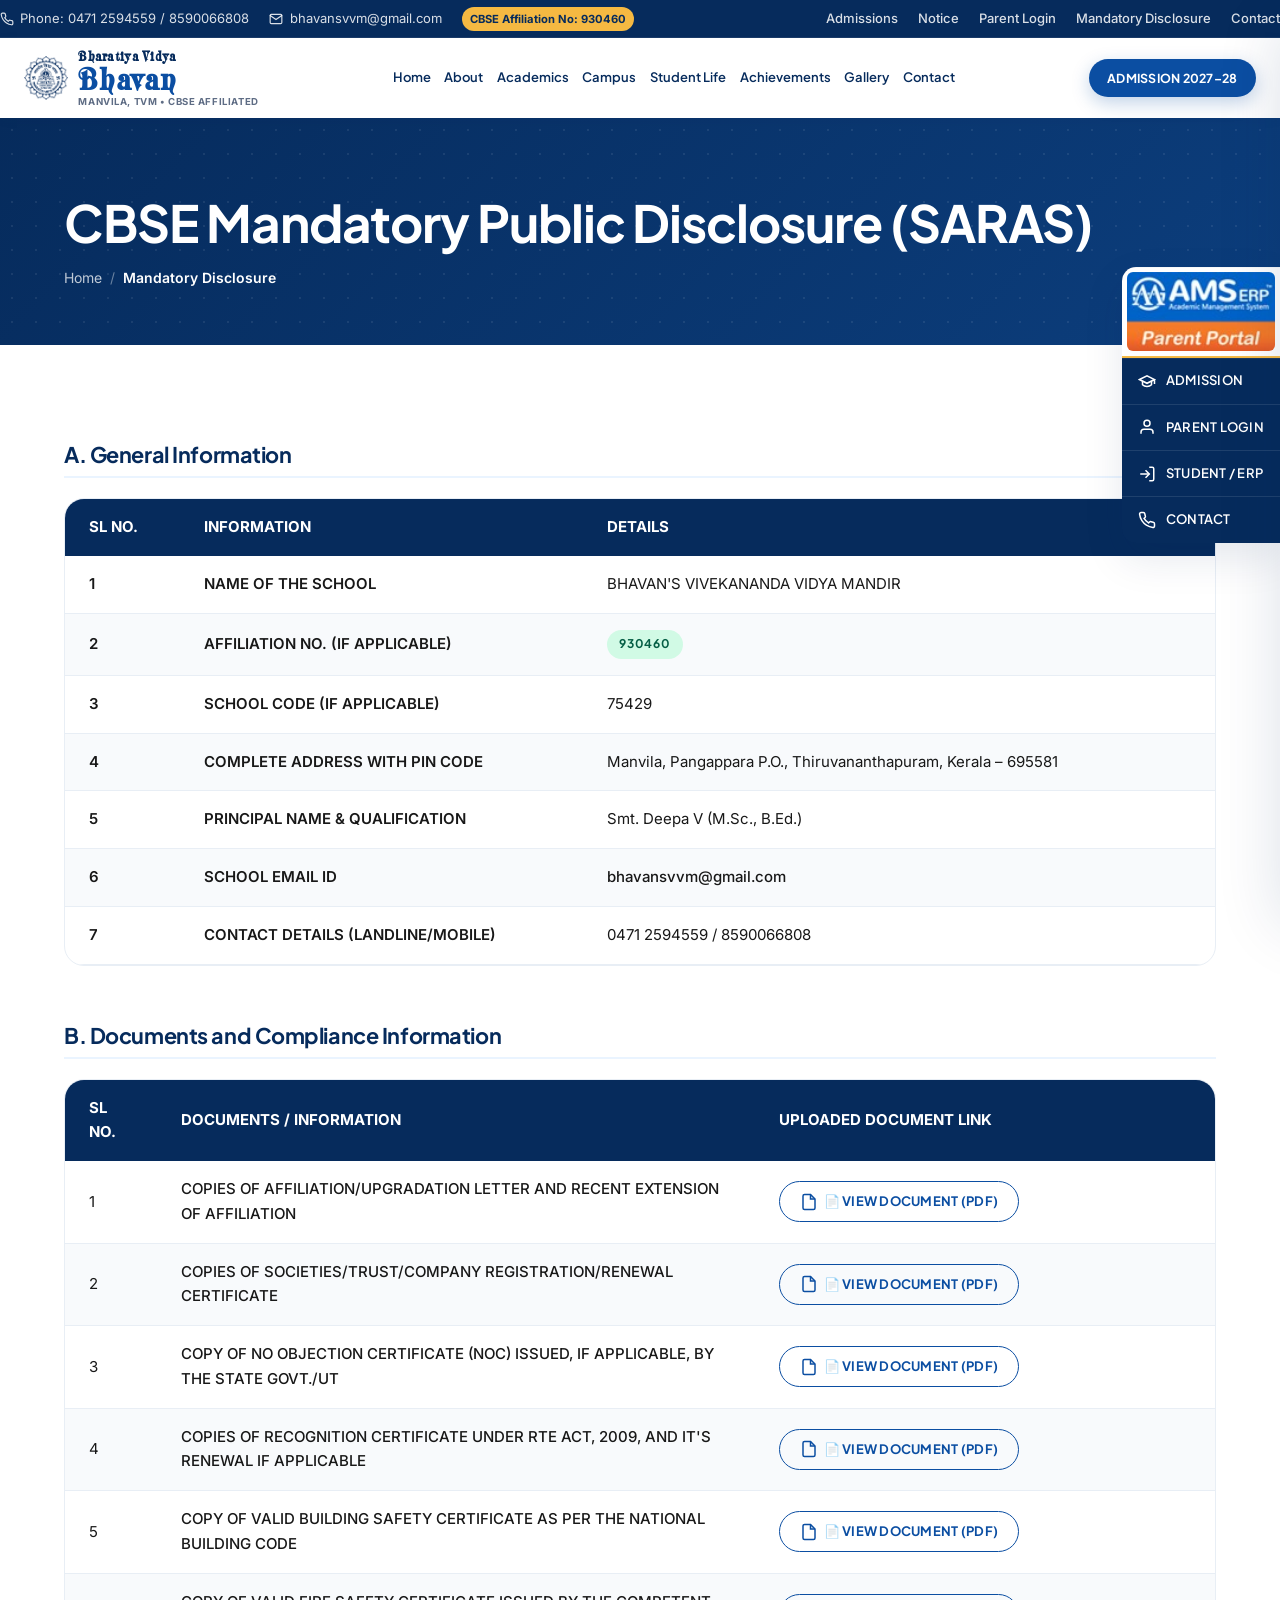
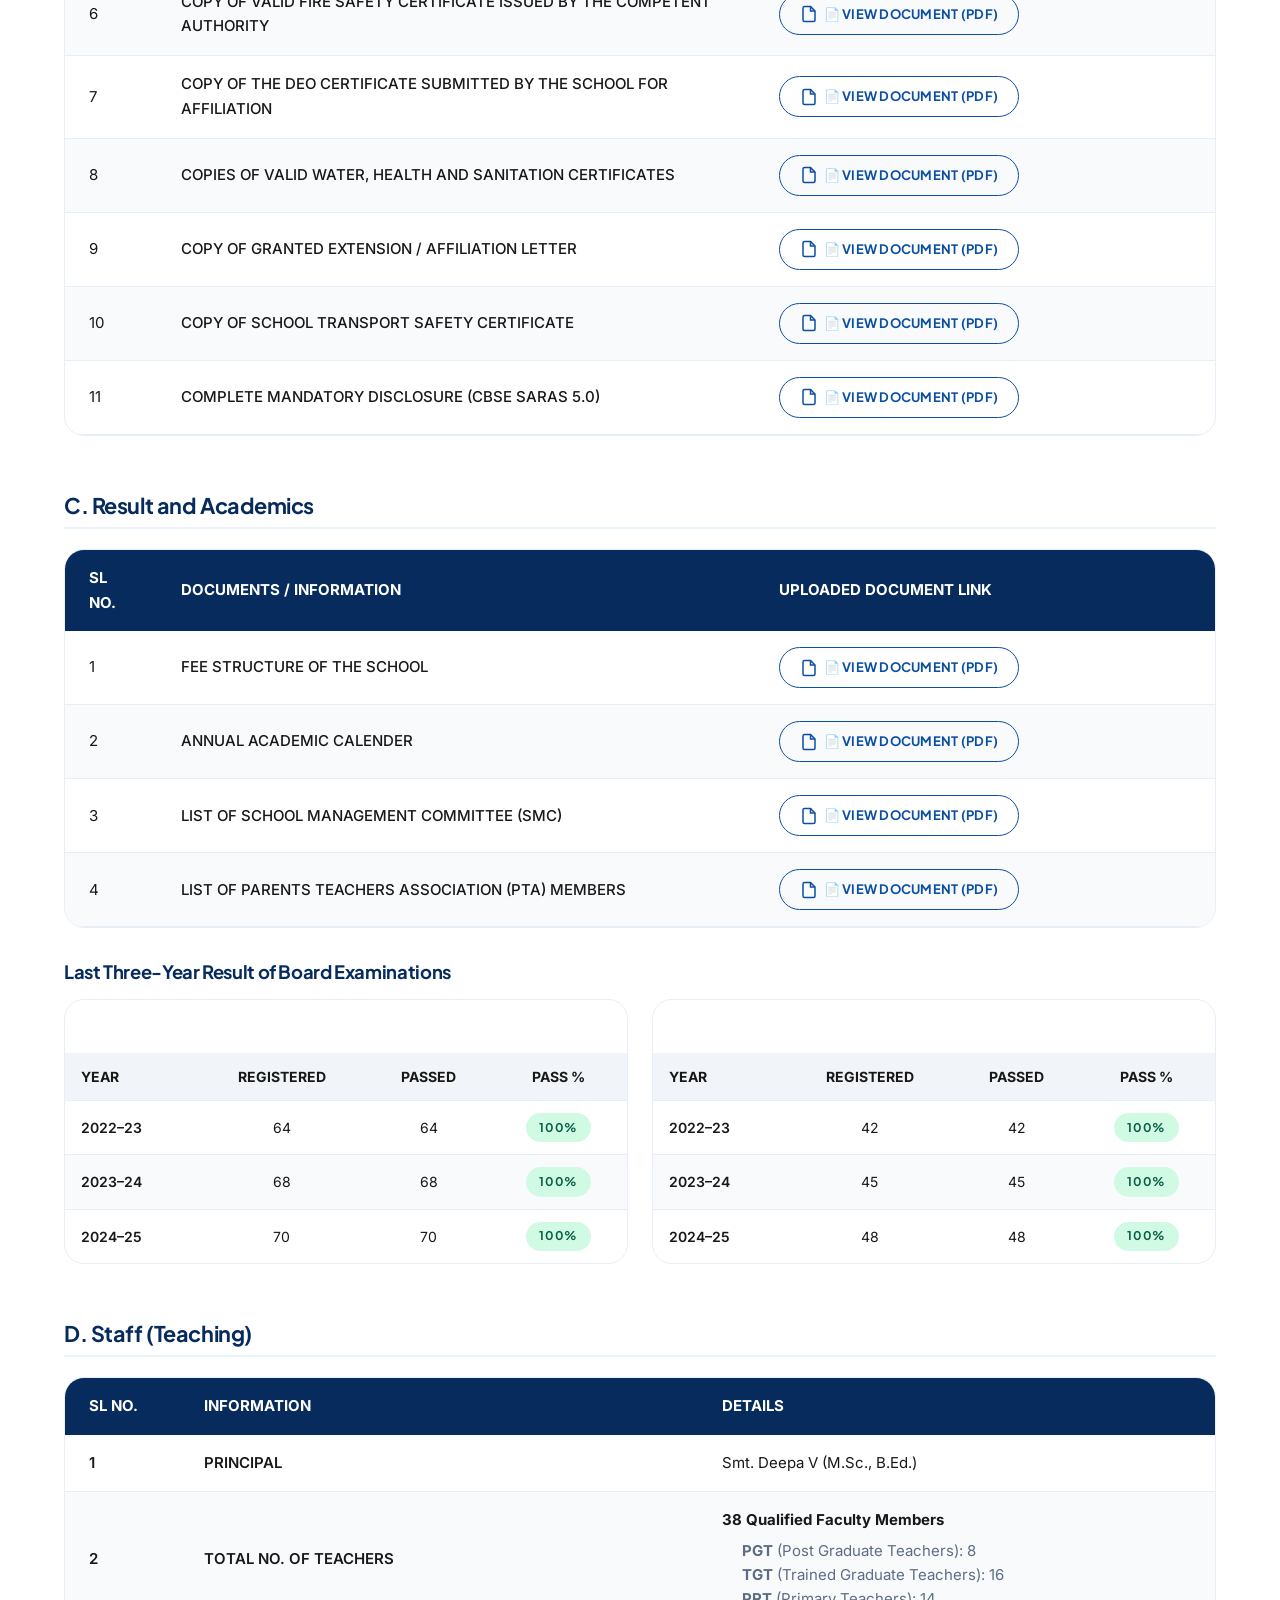
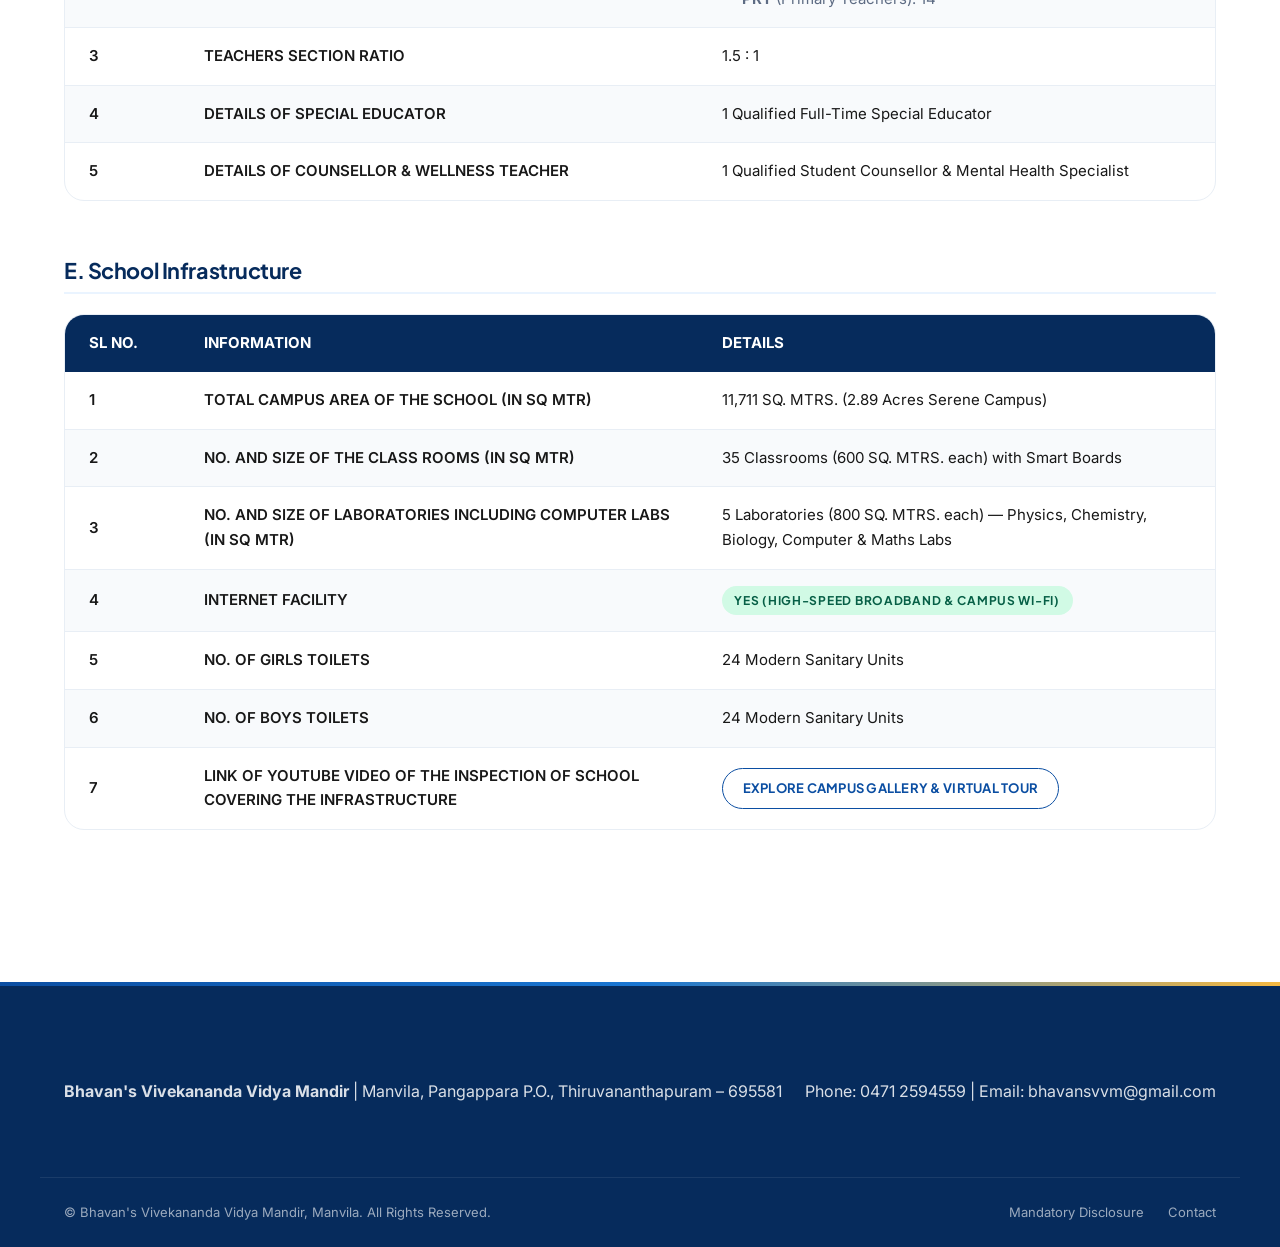
<file: mandatory-disclosure.html>
<!DOCTYPE html>
<html lang="en">
<head>
  <meta charset="UTF-8">
  <meta name="viewport" content="width=device-width, initial-scale=1.0">
  <title>CBSE Mandatory Public Disclosure | Bhavan's Vivekananda Vidya Mandir, Manvila</title>
  <meta name="description" content="CBSE SARAS Mandatory Public Disclosure for Bhavan's Vivekananda Vidya Mandir, Manvila, Thiruvananthapuram. Affiliation No: 930460. School Code: 75429.">

  <!-- Google Fonts: Plus Jakarta Sans & Inter -->
  <link rel="preconnect" href="https://fonts.googleapis.com">
  <link rel="preconnect" href="https://fonts.gstatic.com" crossorigin>
  <link href="https://fonts.googleapis.com/css2?family=Inter:wght@400;500;600;700&family=Plus+Jakarta+Sans:wght@600;700;800&display=swap" rel="stylesheet">

  <!-- Stylesheets -->
  <link rel="stylesheet" href="css/variables.css">
  <link rel="stylesheet" href="css/main.css">
  <link rel="stylesheet" href="css/components.css">
  <link rel="stylesheet" href="css/home.css">
  <link rel="stylesheet" href="css/responsive.css">

  <link rel="icon" type="image/png" href="assets/images/bvb-manvila-logo.png">
</head>
<body>
  <!-- 1. TOP UTILITY BAR -->
  <header class="top-bar">
    <div class="container-wide top-bar-inner">
      <div class="top-bar-left">
        <div class="top-bar-item">
          <svg width="14" height="14" viewBox="0 0 24 24" fill="none" stroke="currentColor" stroke-width="2" stroke-linecap="round" stroke-linejoin="round"><path d="M22 16.92v3a2 2 0 0 1-2.18 2 19.79 19.79 0 0 1-8.63-3.07 19.5 19.5 0 0 1-6-6 19.79 19.79 0 0 1-3.07-8.67A2 2 0 0 1 4.11 2h3a2 2 0 0 1 2 1.72 12.84 12.84 0 0 0 .7 2.81 2 2 0 0 1-.45 2.11L8.09 9.91a16 16 0 0 0 6 6l1.27-1.27a2 2 0 0 1 2.11-.45 12.84 12.84 0 0 0 2.81.7A2 2 0 0 1 22 16.92z"></path></svg>
          <span>Phone: 0471 2594559 / 8590066808</span>
        </div>
        <div class="top-bar-item">
          <svg width="14" height="14" viewBox="0 0 24 24" fill="none" stroke="currentColor" stroke-width="2" stroke-linecap="round" stroke-linejoin="round"><path d="M4 4h16c1.1 0 2 .9 2 2v12c0 1.1-.9 2-2 2H4c-1.1 0-2-.9-2-2V6c0-1.1.9-2 2-2z"></path><polyline points="22,6 12,13 2,6"></polyline></svg>
          <a href="mailto:bhavansvvm@gmail.com">bhavansvvm@gmail.com</a>
        </div>
        <div class="top-bar-item">
          <span class="top-bar-badge">CBSE Affiliation No: 930460</span>
        </div>
      </div>
      <div class="top-bar-right">
        <a href="admissions.html" class="top-bar-link ">Admissions</a>
        <a href="events.html" class="top-bar-link ">Notice</a>
        <a href="http://bvbmva.amserp.in/index.php/user/login" target="_blank" rel="noopener" class="top-bar-link">Parent Login</a>
        <a href="mandatory-disclosure.html" class="top-bar-link active">Mandatory Disclosure</a>
        <a href="contact.html" class="top-bar-link ">Contact</a>
      </div>
    </div>
  </header>

  <!-- 2. MAIN STICKY HEADER -->
  <nav class="main-header" id="mainHeader">
    <div class="container-wide header-container">
      <a href="index.html" class="header-logo" aria-label="Bhavan's Vivekananda Vidya Mandir Home">
        <img src="assets/images/bvb-manvila-logo.png" alt="Bhavan's Vivekananda Vidya Mandir Logo" width="60" height="60">
        <div class="header-logo-text">
          <span class="logo-top-text">Bharatiya Vidya</span>
          <span class="logo-title-bhavan">Bhavan</span>
          <span class="logo-sub">MANVILA, TVM • CBSE AFFILIATED</span>
        </div>
      </a>

      <!-- Desktop Navigation Menu -->
      <ul class="nav-menu">
        <li class="nav-item "><a href="index.html" class="nav-link">Home</a></li>
        <li class="nav-item ">
          <a href="about.html" class="nav-link">About</a>
          <div class="nav-dropdown">
            <a href="about.html#our-story" class="dropdown-link">Our Story</a>
            <a href="campus.html#our-journey" class="dropdown-link">Our Journey</a>
            <a href="about.html#vision-mission" class="dropdown-link">Vision & Mission</a>
            <a href="about.html#history" class="dropdown-link">School History</a>
            <a href="leadership.html" class="dropdown-link">Leadership & Management</a>
          </div>
        </li>
        <li class="nav-item ">
          <a href="academics.html" class="nav-link">Academics</a>
          <div class="nav-dropdown">
            <a href="academics.html#curriculum" class="dropdown-link">CBSE Curriculum</a>
            <a href="academics.html#streams" class="dropdown-link">Science & Commerce Streams</a>
            <a href="academics.html#academic-environment" class="dropdown-link">Academic Environment</a>
            <a href="academics.html#staff-details" class="dropdown-link">Staff Details</a>
            <a href="academics.html#fee-structure" class="dropdown-link">Fees Structure</a>
            <a href="academics.html#tc" class="dropdown-link">Transfer Certificate (TC)</a>
            <a href="academics.html#clubs" class="dropdown-link">Clubs & Activities</a>
          </div>
        </li>
        <li class="nav-item "><a href="campus.html" class="nav-link">Campus</a></li>
        <li class="nav-item "><a href="student-life.html" class="nav-link">Student Life</a></li>
        <li class="nav-item "><a href="achievements.html" class="nav-link">Achievements</a></li>
        <li class="nav-item "><a href="gallery.html" class="nav-link">Gallery</a></li>
        <li class="nav-item "><a href="contact.html" class="nav-link">Contact</a></li>
      </ul>

      <!-- Header Action CTA -->
      <div class="header-actions">
        <a href="admissions.html" class="btn btn-primary btn-pill header-cta-desktop">ADMISSION 2027–28</a>
        <button class="mobile-toggle" aria-label="Toggle navigation menu">
          <span class="hamburger-bar"></span>
          <span class="hamburger-bar"></span>
          <span class="hamburger-bar"></span>
        </button>
      </div>
    </div>
  </nav>

  <!-- Mobile Navigation Drawer -->
  <div class="mobile-drawer-overlay"></div>
  <aside class="mobile-drawer" id="mobileDrawer">
    <div class="drawer-header">
      <div class="header-logo-text">
        <span class="logo-title">BVB MANVILA</span>
        <span class="logo-sub">Trivandrum</span>
      </div>
      <button class="drawer-close" aria-label="Close menu">&times;</button>
    </div>
    <ul class="mobile-nav-list">
      <li class="mobile-nav-item"><a href="index.html">Home</a></li>
      <li class="mobile-nav-item"><a href="about.html">About School</a></li>
      <li class="mobile-nav-item"><a href="academics.html">Academics & Streams</a></li>
      <li class="mobile-nav-item"><a href="campus.html">Campus & Facilities</a></li>
      <li class="mobile-nav-item"><a href="student-life.html">Student Life</a></li>
      <li class="mobile-nav-item"><a href="achievements.html">Achievements</a></li>
      <li class="mobile-nav-item"><a href="gallery.html">Gallery</a></li>
      <li class="mobile-nav-item"><a href="events.html">Events & News</a></li>
      <li class="mobile-nav-item"><a href="leadership.html">Leadership</a></li>
      <li class="mobile-nav-item"><a href="mandatory-disclosure.html">Mandatory Disclosure</a></li>
      <li class="mobile-nav-item"><a href="contact.html">Contact Us</a></li>
    </ul>
    <div class="mobile-drawer-actions">
      <a href="admissions.html" class="btn btn-primary btn-pill">ADMISSION 2027–28</a>
      <a href="http://bvbmva.amserp.in/index.php/user/login" target="_blank" rel="noopener" class="btn btn-outline">Parent / Student Login</a>
    </div>
  </aside>

    <!-- Desktop Quick Access Floating Panel -->
  <aside class="quick-access-panel" aria-label="Quick Access Links">
    <a href="http://bvbmva.amserp.in/index.php/user/login" target="_blank" rel="noopener" class="quick-access-img-banner" title="AMS ERP Parent Portal">
      <img src="assets/images/amserp-parent-portal.jpg" alt="AMS ERP Parent Portal">
    </a>
    <a href="admissions.html" class="quick-access-item">
      <svg viewBox="0 0 24 24" fill="none" stroke="currentColor" stroke-width="2"><path d="M22 10v6M2 10l10-5 10 5-10 5z"></path><path d="M6 12v5c3 3 9 3 12 0v-5"></path></svg>
      <span>ADMISSION</span>
    </a>
    <a href="http://bvbmva.amserp.in/index.php/user/login" target="_blank" rel="noopener" class="quick-access-item">
      <svg viewBox="0 0 24 24" fill="none" stroke="currentColor" stroke-width="2"><path d="M20 21v-2a4 4 0 0 0-4-4H8a4 4 0 0 0-4 4v2"></path><circle cx="12" cy="7" r="4"></circle></svg>
      <span>PARENT LOGIN</span>
    </a>
    <a href="http://bvbmva.amserp.in/index.php/user/login" target="_blank" rel="noopener" class="quick-access-item">
      <svg viewBox="0 0 24 24" fill="none" stroke="currentColor" stroke-width="2"><path d="M15 3h4a2 2 0 0 1 2 2v14a2 2 0 0 1-2 2h-4"></path><polyline points="10 17 15 12 10 7"></polyline><line x1="15" y1="12" x2="3" y2="12"></line></svg>
      <span>STUDENT / ERP</span>
    </a>
    <a href="contact.html" class="quick-access-item">
      <svg viewBox="0 0 24 24" fill="none" stroke="currentColor" stroke-width="2"><path d="M22 16.92v3a2 2 0 0 1-2.18 2 19.79 19.79 0 0 1-8.63-3.07 19.5 19.5 0 0 1-6-6 19.79 19.79 0 0 1-3.07-8.67A2 2 0 0 1 4.11 2h3a2 2 0 0 1 2 1.72 12.84 12.84 0 0 0 .7 2.81 2 2 0 0 1-.45 2.11L8.09 9.91a16 16 0 0 0 6 6l1.27-1.27a2 2 0 0 1 2.11-.45 12.84 12.84 0 0 0 2.81.7A2 2 0 0 1 22 16.92z"></path></svg>
      <span>CONTACT</span>
    </a>
  </aside>

  <!-- PAGE BANNER -->
  <div class="page-banner">
    <div class="container">
      <h1>CBSE Mandatory Public Disclosure (SARAS)</h1>
      <div class="breadcrumbs">
        <a href="index.html">Home</a>
        <span class="divider">/</span>
        <span class="current">Mandatory Disclosure</span>
      </div>
    </div>
  </div>

  <main>
    <section class="section-padding bg-white">
      <div class="container">
        
        <!-- SECTION A: GENERAL INFORMATION -->
        <div style="margin-bottom: 3.5rem;">
          <h3 style="color: var(--color-deep-blue); margin-bottom: 1.25rem; border-bottom: 2px solid var(--color-light-blue); padding-bottom: 0.5rem; font-size: 1.35rem;">
            A. General Information
          </h3>
          <div class="card card-bordered" style="overflow-x: auto; padding: 0;">
            <table style="width: 100%; border-collapse: collapse; font-size: 0.9375rem;">
              <thead>
                <tr style="background: var(--color-deep-blue); color: white;">
                  <th style="padding: 1rem 1.5rem; text-align: left; width: 10%;">SL NO.</th>
                  <th style="padding: 1rem 1.5rem; text-align: left; width: 35%;">INFORMATION</th>
                  <th style="padding: 1rem 1.5rem; text-align: left;">DETAILS</th>
                </tr>
              </thead>
              <tbody id="discTbodyA">
                <tr style="border-bottom: 1px solid var(--color-border);"><td style="padding: 1rem 1.5rem; font-weight: 600;">1</td><td style="padding: 1rem 1.5rem; font-weight: 600;">NAME OF THE SCHOOL</td><td style="padding: 1rem 1.5rem;">BHAVAN'S VIVEKANANDA VIDYA MANDIR</td></tr>
                <tr style="border-bottom: 1px solid var(--color-border); background: #F8FAFC;"><td style="padding: 1rem 1.5rem; font-weight: 600;">2</td><td style="padding: 1rem 1.5rem; font-weight: 600;">AFFILIATION NO. (IF APPLICABLE)</td><td style="padding: 1rem 1.5rem;"><span class="badge badge-green">930460</span></td></tr>
                <tr style="border-bottom: 1px solid var(--color-border);"><td style="padding: 1rem 1.5rem; font-weight: 600;">3</td><td style="padding: 1rem 1.5rem; font-weight: 600;">SCHOOL CODE (IF APPLICABLE)</td><td style="padding: 1rem 1.5rem;">75429</td></tr>
                <tr style="border-bottom: 1px solid var(--color-border); background: #F8FAFC;"><td style="padding: 1rem 1.5rem; font-weight: 600;">4</td><td style="padding: 1rem 1.5rem; font-weight: 600;">COMPLETE ADDRESS WITH PIN CODE</td><td style="padding: 1rem 1.5rem;">Manvila, Pangappara P.O., Thiruvananthapuram, Kerala – 695581</td></tr>
                <tr style="border-bottom: 1px solid var(--color-border);"><td style="padding: 1rem 1.5rem; font-weight: 600;">5</td><td style="padding: 1rem 1.5rem; font-weight: 600;">PRINCIPAL NAME & QUALIFICATION</td><td style="padding: 1rem 1.5rem;">Smt. Deepa V (M.Sc., B.Ed.)</td></tr>
                <tr style="border-bottom: 1px solid var(--color-border); background: #F8FAFC;"><td style="padding: 1rem 1.5rem; font-weight: 600;">6</td><td style="padding: 1rem 1.5rem; font-weight: 600;">SCHOOL EMAIL ID</td><td style="padding: 1rem 1.5rem;"><a href="mailto:bhavansvvm@gmail.com" style="color: var(--color-primary-blue); font-weight: 500;">bhavansvvm@gmail.com</a></td></tr>
                <tr><td style="padding: 1rem 1.5rem; font-weight: 600;">7</td><td style="padding: 1rem 1.5rem; font-weight: 600;">CONTACT DETAILS (LANDLINE/MOBILE)</td><td style="padding: 1rem 1.5rem;">0471 2594559 / 8590066808</td></tr>
              </tbody>
            </table>
          </div>
        </div>

        <!-- SECTION B: DOCUMENTS AND INFORMATION -->
        <div style="margin-bottom: 3.5rem;">
          <h3 style="color: var(--color-deep-blue); margin-bottom: 1.25rem; border-bottom: 2px solid var(--color-light-blue); padding-bottom: 0.5rem; font-size: 1.35rem;">
            B. Documents and Compliance Information
          </h3>
          <div class="card card-bordered" style="overflow-x: auto; padding: 0;">
            <table style="width: 100%; border-collapse: collapse; font-size: 0.9375rem;">
              <thead>
                <tr style="background: var(--color-deep-blue); color: white;">
                  <th style="padding: 1rem 1.5rem; text-align: left; width: 8%;">SL NO.</th>
                  <th style="padding: 1rem 1.5rem; text-align: left; width: 52%;">DOCUMENTS / INFORMATION</th>
                  <th style="padding: 1rem 1.5rem; text-align: left; width: 40%;">UPLOADED DOCUMENT LINK</th>
                </tr>
              </thead>
              <tbody id="discTbodyB">
                <tr style="border-bottom: 1px solid var(--color-border); ">
                  <td style="padding: 1rem 1.5rem;">1</td>
                  <td style="padding: 1rem 1.5rem; font-weight: 500;">Copies of Affiliation / Upgradation Letter and Recent Extension of Affiliation, if any</td>
                  <td style="padding: 1rem 1.5rem;">
                    <a href="uploads/mandatory_disclosures/affiliation_letter.pdf" target="_blank" rel="noopener" class="btn btn-outline btn-sm" style="display: inline-flex; align-items: center; gap: 0.35rem; text-decoration: none;">
                      <svg width="14" height="14" viewBox="0 0 24 24" fill="none" stroke="currentColor" stroke-width="2"><path d="M14 2H6a2 2 0 0 0-2 2v16a2 2 0 0 0 2 2h12a2 2 0 0 0 2-2V8z"></path><polyline points="14 2 14 8 20 8"></polyline></svg>
                      📄 VIEW DOCUMENT (PDF)
                    </a>
                  </td>
                </tr>
                <tr style="border-bottom: 1px solid var(--color-border); background: #F8FAFC;">
                  <td style="padding: 1rem 1.5rem;">2</td>
                  <td style="padding: 1rem 1.5rem; font-weight: 500;">Copies of Societies / Trust / Company Registration / Renewal Certificate, as applicable</td>
                  <td style="padding: 1rem 1.5rem;">
                    <a href="uploads/mandatory_disclosures/trust_registration.pdf" target="_blank" rel="noopener" class="btn btn-outline btn-sm" style="display: inline-flex; align-items: center; gap: 0.35rem; text-decoration: none;">
                      <svg width="14" height="14" viewBox="0 0 24 24" fill="none" stroke="currentColor" stroke-width="2"><path d="M14 2H6a2 2 0 0 0-2 2v16a2 2 0 0 0 2 2h12a2 2 0 0 0 2-2V8z"></path><polyline points="14 2 14 8 20 8"></polyline></svg>
                      📄 VIEW DOCUMENT (PDF)
                    </a>
                  </td>
                </tr>
                <tr style="border-bottom: 1px solid var(--color-border); ">
                  <td style="padding: 1rem 1.5rem;">3</td>
                  <td style="padding: 1rem 1.5rem; font-weight: 500;">Copy of No Objection Certificate (NOC) Issued, if applicable, by the State Govt. / UT</td>
                  <td style="padding: 1rem 1.5rem;">
                    <a href="uploads/mandatory_disclosures/noc_certificate.pdf" target="_blank" rel="noopener" class="btn btn-outline btn-sm" style="display: inline-flex; align-items: center; gap: 0.35rem; text-decoration: none;">
                      <svg width="14" height="14" viewBox="0 0 24 24" fill="none" stroke="currentColor" stroke-width="2"><path d="M14 2H6a2 2 0 0 0-2 2v16a2 2 0 0 0 2 2h12a2 2 0 0 0 2-2V8z"></path><polyline points="14 2 14 8 20 8"></polyline></svg>
                      📄 VIEW DOCUMENT (PDF)
                    </a>
                  </td>
                </tr>
                <tr style="border-bottom: 1px solid var(--color-border); background: #F8FAFC;">
                  <td style="padding: 1rem 1.5rem;">4</td>
                  <td style="padding: 1rem 1.5rem; font-weight: 500;">Copies of Recognition Certificate under RTE Act, 2009, and its Renewal if applicable</td>
                  <td style="padding: 1rem 1.5rem;">
                    <a href="uploads/mandatory_disclosures/rte_recognition.pdf" target="_blank" rel="noopener" class="btn btn-outline btn-sm" style="display: inline-flex; align-items: center; gap: 0.35rem; text-decoration: none;">
                      <svg width="14" height="14" viewBox="0 0 24 24" fill="none" stroke="currentColor" stroke-width="2"><path d="M14 2H6a2 2 0 0 0-2 2v16a2 2 0 0 0 2 2h12a2 2 0 0 0 2-2V8z"></path><polyline points="14 2 14 8 20 8"></polyline></svg>
                      📄 VIEW DOCUMENT (PDF)
                    </a>
                  </td>
                </tr>
                <tr style="border-bottom: 1px solid var(--color-border); ">
                  <td style="padding: 1rem 1.5rem;">5</td>
                  <td style="padding: 1rem 1.5rem; font-weight: 500;">Copy of Valid Building Safety Certificate as per the National Building Code</td>
                  <td style="padding: 1rem 1.5rem;">
                    <a href="uploads/mandatory_disclosures/building_safety.pdf" target="_blank" rel="noopener" class="btn btn-outline btn-sm" style="display: inline-flex; align-items: center; gap: 0.35rem; text-decoration: none;">
                      <svg width="14" height="14" viewBox="0 0 24 24" fill="none" stroke="currentColor" stroke-width="2"><path d="M14 2H6a2 2 0 0 0-2 2v16a2 2 0 0 0 2 2h12a2 2 0 0 0 2-2V8z"></path><polyline points="14 2 14 8 20 8"></polyline></svg>
                      📄 VIEW DOCUMENT (PDF)
                    </a>
                  </td>
                </tr>
                <tr style="border-bottom: 1px solid var(--color-border); background: #F8FAFC;">
                  <td style="padding: 1rem 1.5rem;">6</td>
                  <td style="padding: 1rem 1.5rem; font-weight: 500;">Copy of Valid Fire Safety Certificate Issued by the Competent Authority</td>
                  <td style="padding: 1rem 1.5rem;">
                    <a href="uploads/mandatory_disclosures/fire_safety.pdf" target="_blank" rel="noopener" class="btn btn-outline btn-sm" style="display: inline-flex; align-items: center; gap: 0.35rem; text-decoration: none;">
                      <svg width="14" height="14" viewBox="0 0 24 24" fill="none" stroke="currentColor" stroke-width="2"><path d="M14 2H6a2 2 0 0 0-2 2v16a2 2 0 0 0 2 2h12a2 2 0 0 0 2-2V8z"></path><polyline points="14 2 14 8 20 8"></polyline></svg>
                      📄 VIEW DOCUMENT (PDF)
                    </a>
                  </td>
                </tr>
                <tr style="border-bottom: 1px solid var(--color-border); ">
                  <td style="padding: 1rem 1.5rem;">7</td>
                  <td style="padding: 1rem 1.5rem; font-weight: 500;">Copy of DEO Certificate Submitted by the School for Affiliation / Extension</td>
                  <td style="padding: 1rem 1.5rem;">
                    <a href="uploads/mandatory_disclosures/deo_certificate.pdf" target="_blank" rel="noopener" class="btn btn-outline btn-sm" style="display: inline-flex; align-items: center; gap: 0.35rem; text-decoration: none;">
                      <svg width="14" height="14" viewBox="0 0 24 24" fill="none" stroke="currentColor" stroke-width="2"><path d="M14 2H6a2 2 0 0 0-2 2v16a2 2 0 0 0 2 2h12a2 2 0 0 0 2-2V8z"></path><polyline points="14 2 14 8 20 8"></polyline></svg>
                      📄 VIEW DOCUMENT (PDF)
                    </a>
                  </td>
                </tr>
                <tr style="border-bottom: 1px solid var(--color-border); background: #F8FAFC;">
                  <td style="padding: 1rem 1.5rem;">8</td>
                  <td style="padding: 1rem 1.5rem; font-weight: 500;">Copies of Valid Water, Health and Sanitation Certificates</td>
                  <td style="padding: 1rem 1.5rem;">
                    <a href="uploads/mandatory_disclosures/water_sanitation.pdf" target="_blank" rel="noopener" class="btn btn-outline btn-sm" style="display: inline-flex; align-items: center; gap: 0.35rem; text-decoration: none;">
                      <svg width="14" height="14" viewBox="0 0 24 24" fill="none" stroke="currentColor" stroke-width="2"><path d="M14 2H6a2 2 0 0 0-2 2v16a2 2 0 0 0 2 2h12a2 2 0 0 0 2-2V8z"></path><polyline points="14 2 14 8 20 8"></polyline></svg>
                      📄 VIEW DOCUMENT (PDF)
                    </a>
                  </td>
                </tr>
                <tr style="border-bottom: 1px solid var(--color-border); ">
                  <td style="padding: 1rem 1.5rem;">9</td>
                  <td style="padding: 1rem 1.5rem; font-weight: 500;">Copy of Granted Extension / Affiliation Letter</td>
                  <td style="padding: 1rem 1.5rem;">
                    <a href="uploads/mandatory_disclosures/granted_extension.pdf" target="_blank" rel="noopener" class="btn btn-outline btn-sm" style="display: inline-flex; align-items: center; gap: 0.35rem; text-decoration: none;">
                      <svg width="14" height="14" viewBox="0 0 24 24" fill="none" stroke="currentColor" stroke-width="2"><path d="M14 2H6a2 2 0 0 0-2 2v16a2 2 0 0 0 2 2h12a2 2 0 0 0 2-2V8z"></path><polyline points="14 2 14 8 20 8"></polyline></svg>
                      📄 VIEW DOCUMENT (PDF)
                    </a>
                  </td>
                </tr>
                <tr style="border-bottom: 1px solid var(--color-border); background: #F8FAFC;">
                  <td style="padding: 1rem 1.5rem;">10</td>
                  <td style="padding: 1rem 1.5rem; font-weight: 500;">Copy of School Transport Safety Certificate</td>
                  <td style="padding: 1rem 1.5rem;">
                    <a href="uploads/mandatory_disclosures/transport_safety.pdf" target="_blank" rel="noopener" class="btn btn-outline btn-sm" style="display: inline-flex; align-items: center; gap: 0.35rem; text-decoration: none;">
                      <svg width="14" height="14" viewBox="0 0 24 24" fill="none" stroke="currentColor" stroke-width="2"><path d="M14 2H6a2 2 0 0 0-2 2v16a2 2 0 0 0 2 2h12a2 2 0 0 0 2-2V8z"></path><polyline points="14 2 14 8 20 8"></polyline></svg>
                      📄 VIEW DOCUMENT (PDF)
                    </a>
                  </td>
                </tr>
                <tr style="border-bottom: 1px solid var(--color-border); ">
                  <td style="padding: 1rem 1.5rem;">11</td>
                  <td style="padding: 1rem 1.5rem; font-weight: 500;">Complete Mandatory Public Disclosure Document (CBSE SARAS 5.0)</td>
                  <td style="padding: 1rem 1.5rem;">
                    <a href="uploads/mandatory_disclosures/saras_mandatory_disclosure.pdf" target="_blank" rel="noopener" class="btn btn-outline btn-sm" style="display: inline-flex; align-items: center; gap: 0.35rem; text-decoration: none;">
                      <svg width="14" height="14" viewBox="0 0 24 24" fill="none" stroke="currentColor" stroke-width="2"><path d="M14 2H6a2 2 0 0 0-2 2v16a2 2 0 0 0 2 2h12a2 2 0 0 0 2-2V8z"></path><polyline points="14 2 14 8 20 8"></polyline></svg>
                      📄 VIEW DOCUMENT (PDF)
                    </a>
                  </td>
                </tr>
              </tbody>
            </table>
          </div>
        </div>

        <!-- SECTION C: RESULT AND ACADEMICS -->
        <div style="margin-bottom: 3.5rem;">
          <h3 style="color: var(--color-deep-blue); margin-bottom: 1.25rem; border-bottom: 2px solid var(--color-light-blue); padding-bottom: 0.5rem; font-size: 1.35rem;">
            C. Result and Academics
          </h3>
          <div class="card card-bordered" style="overflow-x: auto; padding: 0; margin-bottom: 2rem;">
            <table style="width: 100%; border-collapse: collapse; font-size: 0.9375rem;">
              <thead>
                <tr style="background: var(--color-deep-blue); color: white;">
                  <th style="padding: 1rem 1.5rem; text-align: left; width: 8%;">SL NO.</th>
                  <th style="padding: 1rem 1.5rem; text-align: left; width: 52%;">DOCUMENTS / INFORMATION</th>
                  <th style="padding: 1rem 1.5rem; text-align: left; width: 40%;">UPLOADED DOCUMENT LINK</th>
                </tr>
              </thead>
              <tbody id="discTbodyC">
                <tr style="border-bottom: 1px solid var(--color-border); ">
                  <td style="padding: 1rem 1.5rem;">1</td>
                  <td style="padding: 1rem 1.5rem; font-weight: 500;">Fee Structure of the School</td>
                  <td style="padding: 1rem 1.5rem;">
                    <a href="uploads/mandatory_disclosures/fee_structure.pdf" target="_blank" rel="noopener" class="btn btn-outline btn-sm" style="display: inline-flex; align-items: center; gap: 0.35rem; text-decoration: none;">
                      <svg width="14" height="14" viewBox="0 0 24 24" fill="none" stroke="currentColor" stroke-width="2"><path d="M14 2H6a2 2 0 0 0-2 2v16a2 2 0 0 0 2 2h12a2 2 0 0 0 2-2V8z"></path><polyline points="14 2 14 8 20 8"></polyline></svg>
                      📄 VIEW DOCUMENT (PDF)
                    </a>
                  </td>
                </tr>
                <tr style="border-bottom: 1px solid var(--color-border); background: #F8FAFC;">
                  <td style="padding: 1rem 1.5rem;">2</td>
                  <td style="padding: 1rem 1.5rem; font-weight: 500;">Annual Academic Calendar</td>
                  <td style="padding: 1rem 1.5rem;">
                    <a href="uploads/mandatory_disclosures/academic_calendar.pdf" target="_blank" rel="noopener" class="btn btn-outline btn-sm" style="display: inline-flex; align-items: center; gap: 0.35rem; text-decoration: none;">
                      <svg width="14" height="14" viewBox="0 0 24 24" fill="none" stroke="currentColor" stroke-width="2"><path d="M14 2H6a2 2 0 0 0-2 2v16a2 2 0 0 0 2 2h12a2 2 0 0 0 2-2V8z"></path><polyline points="14 2 14 8 20 8"></polyline></svg>
                      📄 VIEW DOCUMENT (PDF)
                    </a>
                  </td>
                </tr>
                <tr style="border-bottom: 1px solid var(--color-border); ">
                  <td style="padding: 1rem 1.5rem;">3</td>
                  <td style="padding: 1rem 1.5rem; font-weight: 500;">List of School Management Committee (SMC)</td>
                  <td style="padding: 1rem 1.5rem;">
                    <a href="uploads/mandatory_disclosures/smc_committee.pdf" target="_blank" rel="noopener" class="btn btn-outline btn-sm" style="display: inline-flex; align-items: center; gap: 0.35rem; text-decoration: none;">
                      <svg width="14" height="14" viewBox="0 0 24 24" fill="none" stroke="currentColor" stroke-width="2"><path d="M14 2H6a2 2 0 0 0-2 2v16a2 2 0 0 0 2 2h12a2 2 0 0 0 2-2V8z"></path><polyline points="14 2 14 8 20 8"></polyline></svg>
                      📄 VIEW DOCUMENT (PDF)
                    </a>
                  </td>
                </tr>
                <tr style="border-bottom: 1px solid var(--color-border); background: #F8FAFC;">
                  <td style="padding: 1rem 1.5rem;">4</td>
                  <td style="padding: 1rem 1.5rem; font-weight: 500;">List of Parents Teachers Association (PTA) Members</td>
                  <td style="padding: 1rem 1.5rem;">
                    <a href="uploads/mandatory_disclosures/pta_members.pdf" target="_blank" rel="noopener" class="btn btn-outline btn-sm" style="display: inline-flex; align-items: center; gap: 0.35rem; text-decoration: none;">
                      <svg width="14" height="14" viewBox="0 0 24 24" fill="none" stroke="currentColor" stroke-width="2"><path d="M14 2H6a2 2 0 0 0-2 2v16a2 2 0 0 0 2 2h12a2 2 0 0 0 2-2V8z"></path><polyline points="14 2 14 8 20 8"></polyline></svg>
                      📄 VIEW DOCUMENT (PDF)
                    </a>
                  </td>
                </tr>
              </tbody>
            </table>
          </div>

          <!-- Board Exam Results Tables -->
          <h4 style="color: var(--color-deep-blue); margin-top: 2rem; margin-bottom: 1rem; font-size: 1.15rem;">
            Last Three-Year Result of Board Examinations
          </h4>
          
          <div style="display: grid; grid-template-columns: repeat(auto-fit, minmax(320px, 1fr)); gap: 1.5rem;">
            <!-- Result Class X -->
            <div class="card card-bordered" style="padding: 0; overflow-x: auto;">
              <div style="background: var(--color-primary-blue); color: white; padding: 0.85rem 1.25rem; font-weight: 700; font-size: 0.95rem;">
                RESULT CLASS: X
              </div>
              <table style="width: 100%; border-collapse: collapse; font-size: 0.875rem;">
                <thead>
                  <tr style="background: #F1F5F9; border-bottom: 1px solid var(--color-border);">
                    <th style="padding: 0.75rem 1rem; text-align: left;">YEAR</th>
                    <th style="padding: 0.75rem 1rem; text-align: center;">REGISTERED</th>
                    <th style="padding: 0.75rem 1rem; text-align: center;">PASSED</th>
                    <th style="padding: 0.75rem 1rem; text-align: center;">PASS %</th>
                  </tr>
                </thead>
                <tbody>
                  <tr style="border-bottom: 1px solid var(--color-border);"><td style="padding: 0.75rem 1rem; font-weight: 600;">2022–23</td><td style="padding: 0.75rem 1rem; text-align: center;">64</td><td style="padding: 0.75rem 1rem; text-align: center;">64</td><td style="padding: 0.75rem 1rem; text-align: center;"><span class="badge badge-green">100%</span></td></tr>
                  <tr style="border-bottom: 1px solid var(--color-border); background: #F8FAFC;"><td style="padding: 0.75rem 1rem; font-weight: 600;">2023–24</td><td style="padding: 0.75rem 1rem; text-align: center;">68</td><td style="padding: 0.75rem 1rem; text-align: center;">68</td><td style="padding: 0.75rem 1rem; text-align: center;"><span class="badge badge-green">100%</span></td></tr>
                  <tr><td style="padding: 0.75rem 1rem; font-weight: 600;">2024–25</td><td style="padding: 0.75rem 1rem; text-align: center;">70</td><td style="padding: 0.75rem 1rem; text-align: center;">70</td><td style="padding: 0.75rem 1rem; text-align: center;"><span class="badge badge-green">100%</span></td></tr>
                </tbody>
              </table>
            </div>

            <!-- Result Class XII -->
            <div class="card card-bordered" style="padding: 0; overflow-x: auto;">
              <div style="background: var(--color-primary-blue); color: white; padding: 0.85rem 1.25rem; font-weight: 700; font-size: 0.95rem;">
                RESULT CLASS: XII (Science & Commerce)
              </div>
              <table style="width: 100%; border-collapse: collapse; font-size: 0.875rem;">
                <thead>
                  <tr style="background: #F1F5F9; border-bottom: 1px solid var(--color-border);">
                    <th style="padding: 0.75rem 1rem; text-align: left;">YEAR</th>
                    <th style="padding: 0.75rem 1rem; text-align: center;">REGISTERED</th>
                    <th style="padding: 0.75rem 1rem; text-align: center;">PASSED</th>
                    <th style="padding: 0.75rem 1rem; text-align: center;">PASS %</th>
                  </tr>
                </thead>
                <tbody>
                  <tr style="border-bottom: 1px solid var(--color-border);"><td style="padding: 0.75rem 1rem; font-weight: 600;">2022–23</td><td style="padding: 0.75rem 1rem; text-align: center;">42</td><td style="padding: 0.75rem 1rem; text-align: center;">42</td><td style="padding: 0.75rem 1rem; text-align: center;"><span class="badge badge-green">100%</span></td></tr>
                  <tr style="border-bottom: 1px solid var(--color-border); background: #F8FAFC;"><td style="padding: 0.75rem 1rem; font-weight: 600;">2023–24</td><td style="padding: 0.75rem 1rem; text-align: center;">45</td><td style="padding: 0.75rem 1rem; text-align: center;">45</td><td style="padding: 0.75rem 1rem; text-align: center;"><span class="badge badge-green">100%</span></td></tr>
                  <tr><td style="padding: 0.75rem 1rem; font-weight: 600;">2024–25</td><td style="padding: 0.75rem 1rem; text-align: center;">48</td><td style="padding: 0.75rem 1rem; text-align: center;">48</td><td style="padding: 0.75rem 1rem; text-align: center;"><span class="badge badge-green">100%</span></td></tr>
                </tbody>
              </table>
            </div>
          </div>
        </div>

        <!-- SECTION D: STAFF (TEACHING) -->
        <div style="margin-bottom: 3.5rem;">
          <h3 style="color: var(--color-deep-blue); margin-bottom: 1.25rem; border-bottom: 2px solid var(--color-light-blue); padding-bottom: 0.5rem; font-size: 1.35rem;">
            D. Staff (Teaching)
          </h3>
          <div class="card card-bordered" style="overflow-x: auto; padding: 0;">
            <table style="width: 100%; border-collapse: collapse; font-size: 0.9375rem;">
              <thead>
                <tr style="background: var(--color-deep-blue); color: white;">
                  <th style="padding: 1rem 1.5rem; text-align: left; width: 10%;">SL NO.</th>
                  <th style="padding: 1rem 1.5rem; text-align: left; width: 45%;">INFORMATION</th>
                  <th style="padding: 1rem 1.5rem; text-align: left;">DETAILS</th>
                </tr>
              </thead>
              <tbody id="discTbodyD">
                <tr style="border-bottom: 1px solid var(--color-border);"><td style="padding: 1rem 1.5rem; font-weight: 600;">1</td><td style="padding: 1rem 1.5rem; font-weight: 600;">PRINCIPAL</td><td style="padding: 1rem 1.5rem;">Smt. Deepa V (M.Sc., B.Ed.)</td></tr>
                <tr style="border-bottom: 1px solid var(--color-border); background: #F8FAFC;">
                  <td style="padding: 1rem 1.5rem; font-weight: 600;">2</td>
                  <td style="padding: 1rem 1.5rem; font-weight: 600;">TOTAL NO. OF TEACHERS</td>
                  <td style="padding: 1rem 1.5rem;">
                    <div style="font-weight: 700; color: var(--color-primary-blue); margin-bottom: 0.35rem;">38 Qualified Faculty Members</div>
                    <ul style="margin: 0; padding-left: 1.25rem; color: var(--color-text-secondary); line-height: 1.6;">
                      <li><strong>PGT</strong> (Post Graduate Teachers): 8</li>
                      <li><strong>TGT</strong> (Trained Graduate Teachers): 16</li>
                      <li><strong>PRT</strong> (Primary Teachers): 14</li>
                    </ul>
                  </td>
                </tr>
                <tr style="border-bottom: 1px solid var(--color-border);"><td style="padding: 1rem 1.5rem; font-weight: 600;">3</td><td style="padding: 1rem 1.5rem; font-weight: 600;">TEACHERS SECTION RATIO</td><td style="padding: 1rem 1.5rem;">1.5 : 1</td></tr>
                <tr style="border-bottom: 1px solid var(--color-border); background: #F8FAFC;"><td style="padding: 1rem 1.5rem; font-weight: 600;">4</td><td style="padding: 1rem 1.5rem; font-weight: 600;">DETAILS OF SPECIAL EDUCATOR</td><td style="padding: 1rem 1.5rem;">1 Qualified Full-Time Special Educator</td></tr>
                <tr><td style="padding: 1rem 1.5rem; font-weight: 600;">5</td><td style="padding: 1rem 1.5rem; font-weight: 600;">DETAILS OF COUNSELLOR & WELLNESS TEACHER</td><td style="padding: 1rem 1.5rem;">1 Qualified Student Counsellor & Mental Health Specialist</td></tr>
              </tbody>
            </table>
          </div>
        </div>

        <!-- SECTION E: SCHOOL INFRASTRUCTURE -->
        <div style="margin-bottom: 3.5rem;">
          <h3 style="color: var(--color-deep-blue); margin-bottom: 1.25rem; border-bottom: 2px solid var(--color-light-blue); padding-bottom: 0.5rem; font-size: 1.35rem;">
            E. School Infrastructure
          </h3>
          <div class="card card-bordered" style="overflow-x: auto; padding: 0;">
            <table style="width: 100%; border-collapse: collapse; font-size: 0.9375rem;">
              <thead>
                <tr style="background: var(--color-deep-blue); color: white;">
                  <th style="padding: 1rem 1.5rem; text-align: left; width: 10%;">SL NO.</th>
                  <th style="padding: 1rem 1.5rem; text-align: left; width: 45%;">INFORMATION</th>
                  <th style="padding: 1rem 1.5rem; text-align: left;">DETAILS</th>
                </tr>
              </thead>
              <tbody id="discTbodyE">
                <tr style="border-bottom: 1px solid var(--color-border);"><td style="padding: 1rem 1.5rem; font-weight: 600;">1</td><td style="padding: 1rem 1.5rem; font-weight: 600;">TOTAL CAMPUS AREA OF THE SCHOOL (IN SQ MTR)</td><td style="padding: 1rem 1.5rem;">11,711 SQ. MTRS. (2.89 Acres Serene Campus)</td></tr>
                <tr style="border-bottom: 1px solid var(--color-border); background: #F8FAFC;"><td style="padding: 1rem 1.5rem; font-weight: 600;">2</td><td style="padding: 1rem 1.5rem; font-weight: 600;">NO. AND SIZE OF THE CLASS ROOMS (IN SQ MTR)</td><td style="padding: 1rem 1.5rem;">35 Classrooms (600 SQ. MTRS. each) with Smart Boards</td></tr>
                <tr style="border-bottom: 1px solid var(--color-border);"><td style="padding: 1rem 1.5rem; font-weight: 600;">3</td><td style="padding: 1rem 1.5rem; font-weight: 600;">NO. AND SIZE OF LABORATORIES INCLUDING COMPUTER LABS (IN SQ MTR)</td><td style="padding: 1rem 1.5rem;">5 Laboratories (800 SQ. MTRS. each) — Physics, Chemistry, Biology, Computer & Maths Labs</td></tr>
                <tr style="border-bottom: 1px solid var(--color-border); background: #F8FAFC;"><td style="padding: 1rem 1.5rem; font-weight: 600;">4</td><td style="padding: 1rem 1.5rem; font-weight: 600;">INTERNET FACILITY</td><td style="padding: 1rem 1.5rem;"><span class="badge badge-green">YES (High-Speed Broadband & Campus Wi-Fi)</span></td></tr>
                <tr style="border-bottom: 1px solid var(--color-border);"><td style="padding: 1rem 1.5rem; font-weight: 600;">5</td><td style="padding: 1rem 1.5rem; font-weight: 600;">NO. OF GIRLS TOILETS</td><td style="padding: 1rem 1.5rem;">24 Modern Sanitary Units</td></tr>
                <tr style="border-bottom: 1px solid var(--color-border); background: #F8FAFC;"><td style="padding: 1rem 1.5rem; font-weight: 600;">6</td><td style="padding: 1rem 1.5rem; font-weight: 600;">NO. OF BOYS TOILETS</td><td style="padding: 1rem 1.5rem;">24 Modern Sanitary Units</td></tr>
                <tr>
                  <td style="padding: 1rem 1.5rem; font-weight: 600;">7</td>
                  <td style="padding: 1rem 1.5rem; font-weight: 600;">LINK OF YOUTUBE VIDEO OF THE INSPECTION OF SCHOOL COVERING THE INFRASTRUCTURE</td>
                  <td style="padding: 1rem 1.5rem;">
                    <a href="gallery.html" class="btn btn-outline btn-sm">
                      EXPLORE CAMPUS GALLERY & VIRTUAL TOUR
                    </a>
                  </td>
                </tr>
              </tbody>
            </table>
          </div>
        </div>

      </div>
    </section>
  </main>

  <!-- FOOTER -->
  <footer class="site-footer">
    <div class="container footer-top">
      <div class="footer-bottom-inner" style="color: rgba(255,255,255,0.85);">
        <div><strong>Bhavan's Vivekananda Vidya Mandir</strong> | Manvila, Pangappara P.O., Thiruvananthapuram – 695581</div>
        <div>Phone: 0471 2594559 | Email: bhavansvvm@gmail.com</div>
      </div>
    </div>
    <div class="footer-bottom">
      <div class="container footer-bottom-inner">
        <div>© Bhavan's Vivekananda Vidya Mandir, Manvila. All Rights Reserved.</div>
        <div class="footer-bottom-links">
          <a href="mandatory-disclosure.html">Mandatory Disclosure</a>
          <a href="contact.html">Contact</a>
        </div>
      </div>
    </div>
  </footer>

  <!-- Mobile Fixed Bottom Navigation Bar -->
  <nav class="mobile-bottom-bar" aria-label="Mobile Navigation Bar">
    <div class="mobile-bottom-grid">
      <a href="index.html" class="mobile-bottom-item">
        <svg viewBox="0 0 24 24" fill="none" stroke="currentColor" stroke-width="2"><path d="M3 9l9-7 9 7v11a2 2 0 0 1-2 2H5a2 2 0 0 1-2-2z"></path><polyline points="9 22 9 12 15 12 15 22"></polyline></svg>
        <span>Home</span>
      </a>
      <a href="admissions.html" class="mobile-bottom-item">
        <svg viewBox="0 0 24 24" fill="none" stroke="currentColor" stroke-width="2"><path d="M22 10v6M2 10l10-5 10 5-10 5z"></path></svg>
        <span>Admission</span>
      </a>
      <a href="http://bvbmva.amserp.in/index.php/user/login" target="_blank" rel="noopener" class="mobile-bottom-item">
        <svg viewBox="0 0 24 24" fill="none" stroke="currentColor" stroke-width="2"><path d="M20 21v-2a4 4 0 0 0-4-4H8a4 4 0 0 0-4 4v2"></path><circle cx="12" cy="7" r="4"></circle></svg>
        <span>Login</span>
      </a>
      <a href="tel:04712594559" class="mobile-bottom-item">
        <svg viewBox="0 0 24 24" fill="none" stroke="currentColor" stroke-width="2"><path d="M22 16.92v3a2 2 0 0 1-2.18 2 19.79 19.79 0 0 1-8.63-3.07 19.5 19.5 0 0 1-6-6 19.79 19.79 0 0 1-3.07-8.67A2 2 0 0 1 4.11 2h3a2 2 0 0 1 2 1.72 12.84 12.84 0 0 0 .7 2.81 2 2 0 0 1-.45 2.11L8.09 9.91a16 16 0 0 0 6 6l1.27-1.27a2 2 0 0 1 2.11-.45 12.84 12.84 0 0 0 2.81.7A2 2 0 0 1 22 16.92z"></path></svg>
        <span>Call</span>
      </a>
    </div>
  </nav>

  <!-- Scroll to Top Trigger -->
  <button class="scroll-to-top" aria-label="Scroll back to top">
    <svg width="20" height="20" viewBox="0 0 24 24" fill="none" stroke="currentColor" stroke-width="2.5"><polyline points="18 15 12 9 6 15"></polyline></svg>
  </button>

  <script src="js/main.js"></script>
  <script src="js/quick-access.js"></script>
  <script src="js/dynamic-sections.js"></script>
</body>
</html>
</file>
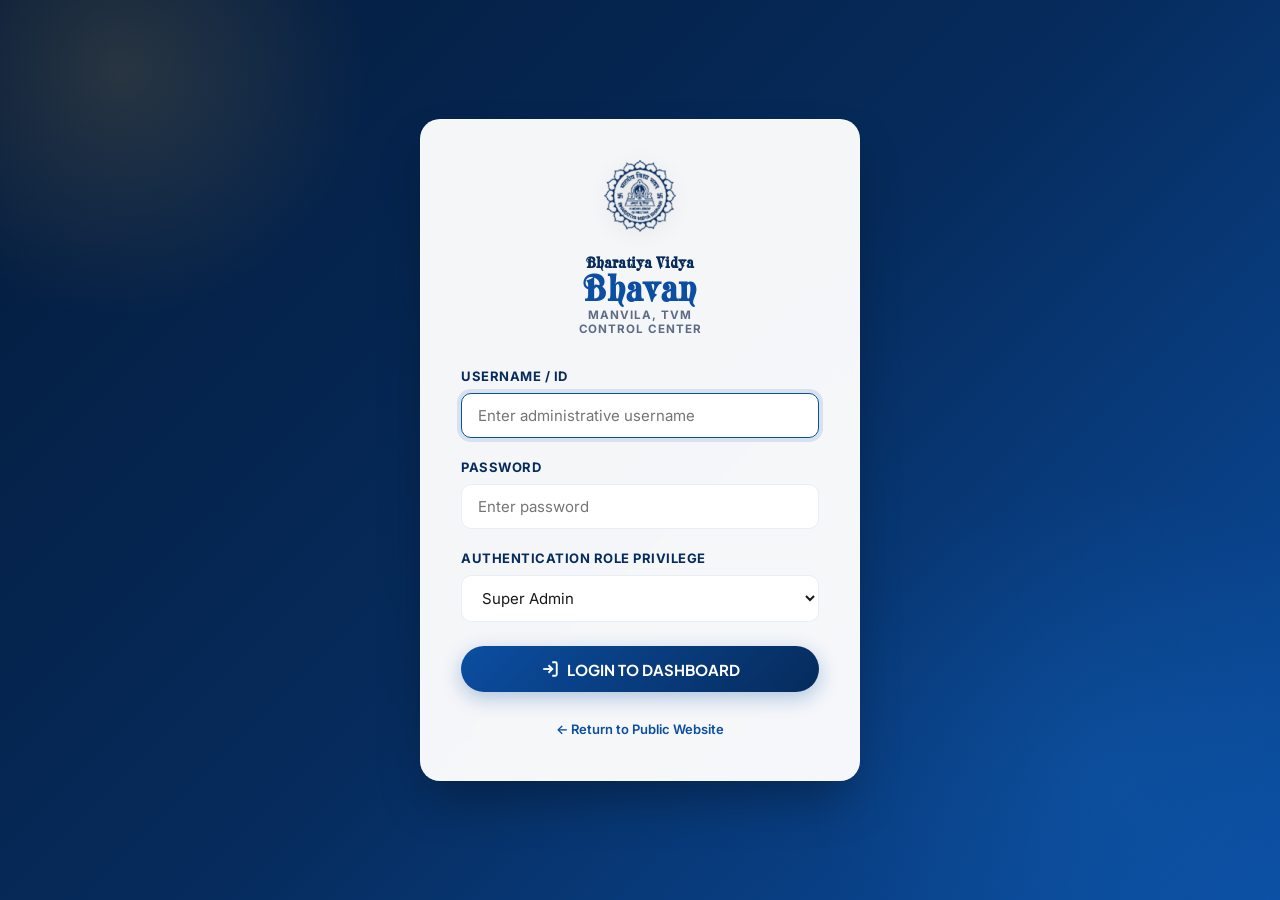
<file: admin/login.html>
<!DOCTYPE html>
<html lang="en">
<head>
  <meta charset="UTF-8">
  <script>
    if (window.location.pathname.endsWith('/admin')) {
      window.location.replace(window.location.pathname + '/' + window.location.search + window.location.hash);
    }
  </script>
  <meta name="viewport" content="width=device-width, initial-scale=1.0">
  <title>Admin Portal Login | Bhavan's Vivekananda Vidya Mandir, Manvila</title>
  <link rel="preconnect" href="https://fonts.googleapis.com">
  <link rel="preconnect" href="https://fonts.gstatic.com" crossorigin>
  <link href="https://fonts.googleapis.com/css2?family=Inter:wght@400;500;600;700&family=Plus+Jakarta+Sans:wght@600;700;800&display=swap" rel="stylesheet">
  <link rel="stylesheet" href="../css/variables.css">
  <link rel="stylesheet" href="css/admin.css">
  <link rel="icon" type="image/png" href="../assets/images/bvb-manvila-logo.png">
</head>
<body>

  <div class="admin-login-wrapper">
    <div class="login-card">
      <div class="login-header">
        <img src="../assets/images/bvb-manvila-logo.png" alt="BVB Manvila Logo" class="login-logo">
        <div class="header-logo-text" style="align-items: center; text-align: center;">
          <span class="logo-top-text" style="font-size: 1rem; color: var(--color-deep-blue); display: block;">Bharatiya Vidya</span>
          <span class="logo-title-bhavan" style="font-size: 2.3rem; color: var(--color-primary-blue, #0B4EA2); display: block;">Bhavan</span>
          <span class="logo-sub" style="margin-top: 4px; font-size: 0.725rem; font-weight: 700; color: var(--color-text-secondary); letter-spacing: 0.08em; display: block;">MANVILA, TVM</span>
          <span class="logo-sub" style="margin-top: 2px; font-size: 0.725rem; font-weight: 700; color: var(--color-text-secondary); letter-spacing: 0.08em; display: block;">CONTROL CENTER</span>
        </div>
      </div>

      <div id="loginAlert" style="display: none; padding: 0.75rem 1rem; margin-bottom: 1.25rem; border-radius: var(--radius-sm); font-size: 0.8125rem; font-weight: 600; text-align: center;"></div>

      <form id="adminLoginForm">
        <div class="form-group">
          <label class="form-label" for="loginUsername">Username / ID</label>
          <input type="text" id="loginUsername" class="form-control" placeholder="Enter administrative username" required autofocus autocomplete="username">
        </div>

        <div class="form-group">
          <label class="form-label" for="loginPassword">Password</label>
          <input type="password" id="loginPassword" class="form-control" placeholder="Enter password" required autocomplete="current-password">
        </div>

        <div class="form-group">
          <label class="form-label" for="loginRoleSelect">Authentication Role Privilege</label>
          <select id="loginRoleSelect" class="form-select">
            <option value="super admin">Super Admin</option>
            <option value="admin">Admin</option>
            <option value="school">School</option>
          </select>
        </div>

        <button type="submit" class="btn-admin-primary" style="margin-top: 1.5rem;">
          <svg width="18" height="18" viewBox="0 0 24 24" fill="none" stroke="currentColor" stroke-width="2.5"><path d="M15 3h4a2 2 0 0 1 2 2v14a2 2 0 0 1-2 2h-4"></path><polyline points="10 17 15 12 10 7"></polyline><line x1="15" y1="12" x2="3" y2="12"></line></svg>
          LOGIN TO DASHBOARD
        </button>
      </form>

      <div style="margin-top: 1.5rem; text-align: center;">
        <a href="../index.html" style="font-size: 0.8125rem; color: var(--color-primary); font-weight: 600; text-decoration: none;">← Return to Public Website</a>
      </div>
    </div>
  </div>

  <script src="js/admin.js"></script>
</body>
</html>
</file>
<file: css/variables.css>
/* ==========================================================================
   Bhavan's Vivekananda Vidya Mandir - Design Tokens & Variables
   EduBlink-Inspired Blue and White Institutional System
   ========================================================================== */

:root {
  /* Brand Palette (Pure Blue & White Institutional Concept) */
  --color-primary: #0B4EA2;         /* Primary Institutional Royal Blue */
  --color-primary-hover: #083B7A;   /* Deeper Primary Hover */
  --color-deep-blue: #062B5C;       /* Deep Navy Slate (EduBlink Dark) */
  --color-secondary-blue: #1976D2;  /* Vibrant Secondary Blue */
  --color-light-blue: #EAF4FF;      /* Soft Light Blue Tint (EduBlink Lighten) */
  --color-ultra-light-blue: #F0F7FF;/* Very soft background blue */
  --color-bg: #F6FAFF;              /* Canvas Background */
  --color-white: #FFFFFF;           /* Crisp Pure White */
  
  /* Accent & Utility Colors */
  --color-accent-gold: #F5B942;     /* Warm Academic Brass/Gold */
  --color-accent-gold-hover: #E5A832;
  --color-success: #10B981;
  --color-info: #0284C7;
  --color-warning: #F59E0B;

  /* Typography Colors */
  --color-text-main: #181818;       /* Crisp Dark Reading Slate */
  --color-text-heading: #062B5C;    /* Deep Navy Headings */
  --color-text-secondary: #5E6C84;  /* Refined Descriptive Slate */
  --color-text-muted: #808080;      /* Muted Metadata */
  --color-border: #E8EEF5;          /* Clean Subtle Card Border */
  --color-border-light: #F0F4F8;

  /* Typography Families */
  --font-heading: 'Plus Jakarta Sans', 'Poppins', -apple-system, BlinkMacSystemFont, "Segoe UI", Roboto, sans-serif;
  --font-body: 'Inter', -apple-system, BlinkMacSystemFont, "Segoe UI", Roboto, sans-serif;

  /* Spacing */
  --space-xs: 0.25rem;
  --space-sm: 0.5rem;
  --space-md: 1rem;
  --space-lg: 1.5rem;
  --space-xl: 2rem;
  --space-2xl: 3rem;
  --space-3xl: 4.5rem;
  --space-4xl: 6rem;

  /* EduBlink Card & Element Radii */
  --radius-xs: 6px;
  --radius-sm: 10px;
  --radius-md: 14px;
  --radius-lg: 16px;
  --radius-xl: 20px;
  --radius-2xl: 28px;
  --radius-pill: 50px;
  --radius-full: 9999px;

  /* EduBlink Signature Shadows */
  --shadow-xs: 0 2px 4px rgba(6, 43, 92, 0.04);
  --shadow-sm: 0 4px 12px rgba(6, 43, 92, 0.05);
  --shadow-md: 0 10px 30px rgba(6, 43, 92, 0.07);
  --shadow-lg: 0 16px 40px rgba(6, 43, 92, 0.10);
  --shadow-xl: 0 24px 60px rgba(6, 43, 92, 0.14);
  --shadow-card-hover: 0 20px 50px rgba(11, 78, 162, 0.13);

  /* Transitions */
  --transition-fast: 0.2s cubic-bezier(0.23, 1, 0.32, 1);
  --transition-base: 0.35s cubic-bezier(0.23, 1, 0.32, 1);
  --transition-slow: 0.55s cubic-bezier(0.23, 1, 0.32, 1);

  /* Layout */
  --max-width-container: 1240px;
  --max-width-wide: 1380px;
  --topbar-height: 38px;
  --header-height: 80px;
}
</file>
<file: admin/css/admin.css>
@font-face {
  font-family: 'Raphael';
  src: url('../../assets/fonts/raphael.ttf') format('truetype');
  font-weight: normal;
  font-style: normal;
  font-display: swap;
}

/* ==========================================================================
   Bhavan's Vivekananda Vidya Mandir - Admin Panel Stylesheet
   Matching Public Site Theme, Glassmorphism, Responsive Dashboard & Layout
   ========================================================================== */

@import url('/css/variables.css');
@import url('../../css/variables.css');

*, *::before, *::after {
  box-sizing: border-box;
  margin: 0;
  padding: 0;
}

svg {
  max-width: 28px;
  max-height: 28px;
  flex-shrink: 0;
}

body {
  font-family: var(--font-body);
  background-color: var(--color-bg);
  color: var(--color-text-main);
  line-height: 1.5;
  min-height: 100vh;
  display: flex;
  flex-direction: column;
}

/* --------------------------------------------------------------------------
   LOGIN SCREEN STYLES
   -------------------------------------------------------------------------- */
.admin-login-wrapper {
  min-height: 100vh;
  display: flex;
  align-items: center;
  justify-content: center;
  background: linear-gradient(135deg, #041B3B 0%, #062B5C 50%, #0B4EA2 100%);
  position: relative;
  overflow: hidden;
  padding: 1.5rem;
}

.admin-login-wrapper::before {
  content: '';
  position: absolute;
  top: -20%;
  left: -10%;
  width: 500px;
  height: 500px;
  border-radius: 50%;
  background: radial-gradient(circle, rgba(245, 185, 66, 0.15) 0%, rgba(245, 185, 66, 0) 70%);
  pointer-events: none;
}

.admin-login-wrapper::after {
  content: '';
  position: absolute;
  bottom: -20%;
  right: -10%;
  width: 600px;
  height: 600px;
  border-radius: 50%;
  background: radial-gradient(circle, rgba(25, 118, 210, 0.2) 0%, rgba(25, 118, 210, 0) 70%);
  pointer-events: none;
}

.login-card {
  width: 100%;
  max-width: 440px;
  background: rgba(255, 255, 255, 0.96);
  backdrop-filter: blur(20px);
  border: 1px solid rgba(255, 255, 255, 0.3);
  border-radius: var(--radius-xl);
  box-shadow: 0 25px 50px -12px rgba(0, 0, 0, 0.35);
  padding: 2.5rem;
  z-index: 10;
  animation: loginSlideUp 0.6s cubic-bezier(0.16, 1, 0.3, 1);
}

@keyframes loginSlideUp {
  from {
    opacity: 0;
    transform: translateY(30px);
  }
  to {
    opacity: 1;
    transform: translateY(0);
  }
}

.login-header {
  text-align: center;
  margin-bottom: 2rem;
}

.login-logo {
  width: 72px;
  height: 72px;
  margin-bottom: 1rem;
  filter: drop-shadow(0 4px 10px rgba(0,0,0,0.15));
}

.login-title {
  font-family: var(--font-heading);
  font-size: 1.5rem;
  font-weight: 800;
  color: var(--color-deep-blue);
  letter-spacing: -0.5px;
}

.login-subtitle {
  font-size: 0.875rem;
  color: var(--color-text-secondary);
  margin-top: 0.25rem;
}

.form-group {
  margin-bottom: 1.25rem;
}

.form-label {
  display: block;
  font-size: 0.8125rem;
  font-weight: 700;
  color: var(--color-deep-blue);
  text-transform: uppercase;
  letter-spacing: 0.5px;
  margin-bottom: 0.4rem;
}

.form-control, .form-select {
  width: 100%;
  padding: 0.75rem 1rem;
  font-family: var(--font-body);
  font-size: 0.9375rem;
  color: var(--color-text-main);
  background-color: #FFFFFF;
  border: 1.5px solid var(--color-border);
  border-radius: var(--radius-sm);
  transition: all var(--transition-fast);
}

.form-control:focus, .form-select:focus {
  outline: none;
  border-color: var(--color-primary);
  box-shadow: 0 0 0 4px rgba(11, 78, 162, 0.12);
}

.btn-admin-primary {
  width: 100%;
  padding: 0.85rem 1.5rem;
  font-family: var(--font-heading);
  font-size: 0.9375rem;
  font-weight: 700;
  color: #FFFFFF;
  background: linear-gradient(135deg, var(--color-primary) 0%, var(--color-deep-blue) 100%);
  border: none;
  border-radius: var(--radius-pill);
  cursor: pointer;
  box-shadow: 0 6px 20px rgba(11, 78, 162, 0.3);
  transition: all var(--transition-fast);
  display: flex;
  align-items: center;
  justify-content: center;
  gap: 0.5rem;
}

.btn-admin-primary:hover {
  background: linear-gradient(135deg, #083B7A 0%, #041B3B 100%);
  transform: translateY(-2px);
  box-shadow: 0 10px 25px rgba(11, 78, 162, 0.4);
}

.role-badge-preview {
  display: inline-flex;
  align-items: center;
  gap: 0.35rem;
  padding: 0.25rem 0.65rem;
  font-size: 0.75rem;
  font-weight: 700;
  border-radius: var(--radius-pill);
  text-transform: uppercase;
}

.badge-super-admin {
  background: #FEF3C7;
  color: #92400E;
  border: 1px solid #FCD34D;
}

.badge-admin {
  background: #E0F2FE;
  color: #075985;
  border: 1px solid #BAE6FD;
}

.badge-school {
  background: #DCFCE7;
  color: #166534;
  border: 1px solid #BBF7D0;
}

/* --------------------------------------------------------------------------
   ADMIN DASHBOARD LAYOUT & TOPBAR
   -------------------------------------------------------------------------- */
.admin-app-container {
  display: flex;
  min-height: 100vh;
}

/* Sidebar */
.admin-sidebar {
  width: 270px;
  background-color: var(--color-deep-blue);
  color: #FFFFFF;
  display: flex;
  flex-direction: column;
  position: fixed;
  top: 0;
  bottom: 0;
  left: 0;
  z-index: 100;
  transition: transform var(--transition-base);
  box-shadow: var(--shadow-lg);
}

.sidebar-header {
  padding: 1.5rem;
  display: flex;
  align-items: center;
  gap: 0.75rem;
  border-bottom: 1px solid rgba(255, 255, 255, 0.1);
}

.sidebar-logo {
  width: 44px;
  height: 44px;
  background: #FFFFFF;
  padding: 4px;
  border-radius: 50%;
  box-shadow: 0 4px 12px rgba(0, 0, 0, 0.3);
  border: 2px solid rgba(255, 255, 255, 0.25);
  object-fit: contain;
  flex-shrink: 0;
  transition: transform var(--transition-fast);
}

.sidebar-logo:hover {
  transform: scale(1.05);
}

.sidebar-brand-title {
  font-family: var(--font-heading);
  font-size: 0.95rem;
  font-weight: 800;
  color: #FFFFFF;
  line-height: 1.2;
}

.sidebar-brand-sub {
  font-size: 0.7rem;
  color: #FFFFFF;
  text-transform: uppercase;
  letter-spacing: 0.5px;
  font-weight: 700;
}

.sidebar-nav {
  flex: 1;
  padding: 1.25rem 0.75rem;
  overflow-y: auto;
}

.nav-section-title {
  font-size: 0.6875rem;
  font-weight: 800;
  color: rgba(255, 255, 255, 0.45);
  text-transform: uppercase;
  letter-spacing: 1px;
  padding: 0.75rem 0.75rem 0.35rem 0.75rem;
}

.sidebar-link {
  display: flex;
  align-items: center;
  gap: 0.75rem;
  padding: 0.75rem 1rem;
  color: rgba(255, 255, 255, 0.75);
  text-decoration: none;
  font-size: 0.875rem;
  font-weight: 600;
  border-radius: var(--radius-sm);
  transition: all var(--transition-fast);
  margin-bottom: 0.25rem;
  cursor: pointer;
}

.sidebar-link:hover {
  color: #FFFFFF;
  background-color: rgba(255, 255, 255, 0.08);
}

.sidebar-link.active {
  color: #FFFFFF;
  background: linear-gradient(90deg, var(--color-primary) 0%, var(--color-secondary-blue) 100%);
  font-weight: 700;
  box-shadow: 0 4px 12px rgba(11, 78, 162, 0.4);
}

.sidebar-link svg {
  width: 18px;
  height: 18px;
  stroke-width: 2.2;
  flex-shrink: 0;
}

.sidebar-footer {
  padding: 1.25rem;
  border-top: 1px solid rgba(255, 255, 255, 0.1);
  background-color: rgba(0, 0, 0, 0.15);
}

.user-profile-badge {
  display: flex;
  align-items: center;
  justify-content: space-between;
}

.user-info {
  display: flex;
  flex-direction: column;
}

.user-name {
  font-size: 0.875rem;
  font-weight: 700;
  color: #FFFFFF;
}

.user-role-tag {
  font-size: 0.7rem;
  font-weight: 700;
  color: var(--color-accent-gold);
}

.btn-logout {
  background: rgba(239, 68, 68, 0.15);
  color: #F87171;
  border: 1px solid rgba(239, 68, 68, 0.3);
  border-radius: var(--radius-xs);
  padding: 0.4rem 0.6rem;
  cursor: pointer;
  transition: all var(--transition-fast);
  display: flex;
  align-items: center;
  gap: 0.3rem;
  font-size: 0.75rem;
  font-weight: 700;
}

.btn-logout:hover {
  background: #EF4444;
  color: #FFFFFF;
}

/* Main Content Area */
.admin-main-wrapper {
  margin-left: 270px;
  flex: 1;
  display: flex;
  flex-direction: column;
  min-height: 100vh;
}

.admin-topbar {
  height: 70px;
  background-color: #FFFFFF;
  border-bottom: 1px solid var(--color-border);
  display: flex;
  align-items: center;
  justify-content: space-between;
  padding: 0 2rem;
  position: sticky;
  top: 0;
  z-index: 90;
  box-shadow: var(--shadow-xs);
}

.topbar-left {
  display: flex;
  align-items: center;
  gap: 1rem;
}

.page-title {
  font-family: var(--font-heading);
  font-size: 1.25rem;
  font-weight: 800;
  color: var(--color-deep-blue);
}

.mobile-sidebar-toggle {
  display: none;
  background: none;
  border: none;
  font-size: 1.5rem;
  cursor: pointer;
  color: var(--color-deep-blue);
}

.topbar-actions {
  display: flex;
  align-items: center;
  gap: 1rem;
}

.site-preview-btn {
  display: flex;
  align-items: center;
  gap: 0.4rem;
  padding: 0.5rem 1rem;
  font-size: 0.8125rem;
  font-weight: 700;
  color: var(--color-primary);
  background-color: var(--color-light-blue);
  border-radius: var(--radius-pill);
  text-decoration: none;
  transition: all var(--transition-fast);
}

.site-preview-btn:hover {
  background-color: var(--color-primary);
  color: #FFFFFF;
}

.admin-content-area {
  padding: 2rem;
  flex: 1;
}

/* Dashboard Cards & Grid */
.stat-cards-grid {
  display: grid;
  grid-template-columns: repeat(auto-fit, minmax(220px, 1fr));
  gap: 1.5rem;
  margin-bottom: 2rem;
}

.stat-card {
  background: #FFFFFF;
  border: 1px solid var(--color-border);
  border-radius: var(--radius-md);
  padding: 1.5rem;
  box-shadow: var(--shadow-sm);
  display: flex;
  align-items: center;
  gap: 1.25rem;
  transition: all var(--transition-fast);
}

.stat-card:hover {
  transform: translateY(-3px);
  box-shadow: var(--shadow-md);
  border-color: var(--color-primary);
}

.stat-icon {
  width: 52px;
  height: 52px;
  border-radius: var(--radius-sm);
  background-color: var(--color-light-blue);
  color: var(--color-primary);
  display: flex;
  align-items: center;
  justify-content: center;
  flex-shrink: 0;
}

.stat-icon svg {
  width: 26px;
  height: 26px;
  stroke-width: 2;
}

.stat-info .stat-value {
  font-family: var(--font-heading);
  font-size: 1.75rem;
  font-weight: 800;
  color: var(--color-deep-blue);
  line-height: 1.1;
}

.stat-info .stat-label {
  font-size: 0.8125rem;
  color: var(--color-text-secondary);
  font-weight: 600;
  margin-top: 0.2rem;
}

/* Tab Panels */
.tab-panel {
  display: none;
  animation: fadeIn 0.35s ease-in-out;
}

.tab-panel.active {
  display: block;
}

@keyframes fadeIn {
  from { opacity: 0; transform: translateY(6px); }
  to { opacity: 1; transform: translateY(0); }
}

.panel-card {
  background: #FFFFFF;
  border: 1px solid var(--color-border);
  border-radius: var(--radius-md);
  box-shadow: var(--shadow-sm);
  padding: 1.75rem;
  margin-bottom: 2rem;
}

.panel-header {
  display: flex;
  align-items: center;
  justify-content: space-between;
  margin-bottom: 1.5rem;
  padding-bottom: 1rem;
  border-bottom: 1px solid var(--color-border);
}

.panel-title {
  font-family: var(--font-heading);
  font-size: 1.15rem;
  font-weight: 800;
  color: var(--color-deep-blue);
  display: flex;
  align-items: center;
  gap: 0.5rem;
}

/* Tables */
.admin-table-wrap {
  overflow-x: auto;
}

.admin-table {
  width: 100%;
  border-collapse: collapse;
  font-size: 0.875rem;
}

.admin-table th {
  background-color: var(--color-deep-blue);
  color: #FFFFFF;
  font-family: var(--font-heading);
  font-weight: 700;
  text-align: left;
  padding: 0.85rem 1rem;
}

.admin-table td {
  padding: 0.85rem 1rem;
  border-bottom: 1px solid var(--color-border);
  vertical-align: middle;
}

.admin-table tbody tr:nth-child(even) {
  background-color: #F8FAFC;
}

.admin-table tbody tr:hover {
  background-color: var(--color-light-blue);
}

/* Action Buttons */
.admin-table td:last-child,
.admin-table th:last-child {
  white-space: nowrap;
}

.action-btn-group {
  display: flex;
  align-items: center;
  gap: 0.35rem;
  flex-wrap: nowrap;
  white-space: nowrap;
}

.btn-sm {
  padding: 0.35rem 0.75rem;
  font-size: 0.75rem;
  font-weight: 700;
  border-radius: var(--radius-pill);
  border: none;
  cursor: pointer;
  display: inline-flex;
  align-items: center;
  gap: 0.25rem;
  transition: all var(--transition-fast);
}

.btn-action-edit {
  background-color: #E0F2FE;
  color: #0369A1;
}

.btn-action-edit:hover {
  background-color: #0284C7;
  color: #FFFFFF;
}

.btn-action-delete {
  background-color: #FEE2E2;
  color: #B91C1C;
}

.btn-action-delete:hover {
  background-color: #DC2626;
  color: #FFFFFF;
}

.btn-action-add {
  background: linear-gradient(135deg, var(--color-primary) 0%, var(--color-secondary-blue) 100%);
  color: #FFFFFF;
  padding: 0.6rem 1.25rem;
  font-size: 0.875rem;
}

.btn-action-add:hover {
  box-shadow: 0 4px 12px rgba(11, 78, 162, 0.3);
  transform: translateY(-1px);
}

/* Multi-Image Upload & Checkbox Grid */
.upload-dropzone {
  border: 2px dashed var(--color-primary);
  border-radius: var(--radius-md);
  padding: 2rem;
  text-align: center;
  background-color: var(--color-ultra-light-blue);
  cursor: pointer;
  transition: all var(--transition-fast);
  margin-bottom: 1.5rem;
}

.upload-dropzone:hover {
  background-color: var(--color-light-blue);
  border-color: var(--color-deep-blue);
}

.section-checkbox-grid {
  display: grid;
  grid-template-columns: repeat(auto-fit, minmax(240px, 1fr));
  gap: 0.75rem;
  background: var(--color-ultra-light-blue);
  padding: 1.25rem;
  border-radius: var(--radius-sm);
  border: 1px solid var(--color-border);
  margin-bottom: 1.5rem;
}

.checkbox-label {
  display: flex;
  align-items: center;
  gap: 0.5rem;
  font-size: 0.8125rem;
  font-weight: 700;
  color: var(--color-deep-blue);
  cursor: pointer;
}

.checkbox-label input[type="checkbox"] {
  width: 18px;
  height: 18px;
  accent-color: var(--color-primary);
  cursor: pointer;
}

.sub-images-grid {
  display: grid;
  grid-template-columns: repeat(5, 1fr);
  gap: 1rem;
  margin-top: 1rem;
}

@media (max-width: 768px) {
  .sub-images-grid {
    grid-template-columns: repeat(2, 1fr);
  }
}

.sub-image-card {
  border: 1px dashed var(--color-border);
  border-radius: var(--radius-sm);
  padding: 0.75rem;
  text-align: center;
  background: #FFFFFF;
  position: relative;
}

.sub-image-preview {
  width: 100%;
  aspect-ratio: 1;
  object-fit: cover;
  border-radius: var(--radius-xs);
  background-color: #F1F5F9;
  margin-bottom: 0.5rem;
}

/* Modals */
.admin-modal-overlay {
  position: fixed;
  top: 0;
  left: 0;
  right: 0;
  bottom: 0;
  background: rgba(6, 43, 92, 0.6);
  backdrop-filter: blur(4px);
  display: flex;
  align-items: center;
  justify-content: center;
  z-index: 1000;
  opacity: 0;
  visibility: hidden;
  pointer-events: none;
  transition: all var(--transition-fast);
  padding: 1.5rem 1rem;
  overflow-y: auto;
}

.admin-modal-overlay.active {
  opacity: 1;
  visibility: visible;
  pointer-events: auto;
}

.admin-modal {
  width: 100%;
  max-width: 650px;
  background: #FFFFFF;
  border-radius: var(--radius-lg);
  box-shadow: var(--shadow-xl);
  max-height: calc(100vh - 3rem);
  display: flex;
  flex-direction: column;
  overflow: hidden;
  margin: auto;
  animation: modalPop 0.3s cubic-bezier(0.175, 0.885, 0.32, 1.275);
}

.admin-modal form {
  display: flex;
  flex-direction: column;
  flex: 1;
  overflow: hidden;
  min-height: 0;
}

@keyframes modalPop {
  from { transform: scale(0.9); opacity: 0; }
  to { transform: scale(1); opacity: 1; }
}

.modal-header {
  padding: 1.25rem 1.5rem;
  background: var(--color-deep-blue);
  color: #FFFFFF;
  display: flex;
  align-items: center;
  justify-content: space-between;
  flex-shrink: 0;
}

.modal-title {
  font-family: var(--font-heading);
  font-size: 1.1rem;
  font-weight: 800;
}

.modal-close {
  background: none;
  border: none;
  color: #FFFFFF;
  font-size: 1.5rem;
  cursor: pointer;
  line-height: 1;
}

.modal-body {
  padding: 1.5rem;
  overflow-y: auto;
  flex: 1;
  min-height: 0;
  -webkit-overflow-scrolling: touch;
}

.modal-footer {
  padding: 1rem 1.5rem;
  border-top: 1px solid var(--color-border);
  display: flex;
  justify-content: flex-end;
  gap: 0.75rem;
  background-color: #F8FAFC;
  flex-shrink: 0;
}

/* Toast Notification */
.admin-toast-container {
  position: fixed;
  bottom: 2rem;
  right: 2rem;
  z-index: 2000;
  display: flex;
  flex-direction: column;
  gap: 0.75rem;
  pointer-events: none;
}

.admin-toast {
  pointer-events: auto;
  padding: 0.85rem 1.25rem;
  border-radius: var(--radius-sm);
  background: var(--color-deep-blue);
  color: #FFFFFF;
  font-size: 0.875rem;
  font-weight: 600;
  box-shadow: var(--shadow-lg);
  display: flex;
  align-items: center;
  gap: 0.75rem;
  animation: toastIn 0.3s ease-out;
}

@keyframes toastIn {
  from { transform: translateX(100%); opacity: 0; }
  to { transform: translateX(0); opacity: 1; }
}

.admin-toast.toast-success {
  background-color: #065F46;
  border-left: 4px solid #10B981;
}

.admin-toast.toast-error {
  background-color: #991B1B;
  border-left: 4px solid #EF4444;
}

/* Responsive */
@media (max-width: 992px) {
  .admin-sidebar {
    transform: translateX(-100%);
  }
  .admin-sidebar.open {
    transform: translateX(0);
  }
  .admin-main-wrapper {
    margin-left: 0;
  }
  .mobile-sidebar-toggle {
    display: block;
  }
}


.header-logo-text {
  display: flex;
  flex-direction: column;
  justify-content: center;
  line-height: 1;
}

.logo-top-text {
  font-family: 'Raphael', 'Plus Jakarta Sans', sans-serif;
  font-weight: 700;
  line-height: 1.1;
  display: block;
}

.logo-title-bhavan {
  font-family: 'Raphael', serif;
  font-weight: 800;
  line-height: 0.95;
  letter-spacing: 0.02em;
  display: block;
}

.logo-sub {
  display: block;
}
</file>
<file: css/main.css>
@font-face {
  font-family: 'Raphael';
  src: url('../assets/fonts/raphael.ttf') format('truetype');
  font-weight: normal;
  font-style: normal;
  font-display: swap;
}

/* ==========================================================================
   Bhavan's Vivekananda Vidya Mandir - Main Stylesheet
   ========================================================================== */

/* 1. Reset & Global Box Sizing */
*, *::before, *::after {
  box-sizing: border-box;
  margin: 0;
  padding: 0;
}

html {
  font-size: 16px;
  scroll-behavior: smooth;
  -webkit-text-size-adjust: 100%;
  overflow-x: hidden;
  max-width: 100%;
}

body {
  font-family: var(--font-body);
  color: var(--color-text-main);
  background-color: var(--color-bg);
  line-height: 1.65;
  -webkit-font-smoothing: antialiased;
  -moz-osx-font-smoothing: grayscale;
  overflow-x: hidden;
  max-width: 100%;
}

/* 2. Typography */
h1, h2, h3, h4, h5, h6 {
  font-family: var(--font-heading);
  color: var(--color-deep-blue);
  font-weight: 700;
  line-height: 1.25;
  letter-spacing: -0.02em;
}

h1 { font-size: clamp(2.2rem, 4vw, 3.4rem); }
h2 { font-size: clamp(1.8rem, 3vw, 2.6rem); }
h3 { font-size: clamp(1.35rem, 2.2vw, 1.8rem); }
h4 { font-size: 1.25rem; }
h5 { font-size: 1.1rem; }
h6 { font-size: 0.95rem; text-transform: uppercase; letter-spacing: 0.05em; }

p {
  color: var(--color-text-secondary);
  margin-bottom: 1rem;
}

p:last-child {
  margin-bottom: 0;
}

a {
  color: var(--color-primary);
  text-decoration: none;
  transition: color var(--transition-fast);
}

a:hover {
  color: var(--color-secondary-blue);
}

img {
  max-width: 100%;
  height: auto;
  display: block;
}

ul, ol {
  list-style: none;
}

/* 3. Containers & Layout Helpers */
.container {
  width: 100%;
  max-width: var(--max-width-container);
  margin-left: auto;
  margin-right: auto;
  padding-left: 1.5rem;
  padding-right: 1.5rem;
}

.container-wide {
  width: 100%;
  max-width: var(--max-width-wide);
  margin-left: auto;
  margin-right: auto;
  padding-left: 1.5rem;
  padding-right: 1.5rem;
}

.container-narrow {
  width: 100%;
  max-width: var(--max-width-narrow);
  margin-left: auto;
  margin-right: auto;
  padding-left: 1.5rem;
  padding-right: 1.5rem;
}

.section-padding {
  padding-top: var(--space-4xl);
  padding-bottom: var(--space-4xl);
}

.section-padding-sm {
  padding-top: var(--space-2xl);
  padding-bottom: var(--space-2xl);
}

.bg-white {
  background-color: var(--color-white);
}

.bg-light-blue {
  background-color: var(--color-light-blue);
}

.bg-ultra-light {
  background-color: var(--color-ultra-light-blue);
}

.bg-navy {
  background-color: var(--color-deep-blue);
  color: var(--color-white);
}

/* Section Header Typography */
.section-header {
  margin-bottom: var(--space-3xl);
}

.section-header.text-center {
  text-align: center;
  max-width: 760px;
  margin-left: auto;
  margin-right: auto;
}

.section-badge {
  display: inline-flex;
  align-items: center;
  gap: 0.5rem;
  font-family: var(--font-heading);
  font-size: 0.8125rem;
  font-weight: 700;
  text-transform: uppercase;
  letter-spacing: 0.1em;
  padding: 0.35rem 1rem;
  border-radius: var(--radius-full);
  background-color: var(--color-light-blue);
  color: var(--color-primary);
  margin-bottom: 0.875rem;
}

.section-badge.badge-white {
  background-color: rgba(255, 255, 255, 0.15);
  color: var(--color-white);
}

.section-title {
  margin-bottom: 1rem;
}

.section-subtitle {
  font-size: 1.05rem;
  color: var(--color-text-secondary);
  line-height: 1.6;
}

/* 4. Top Utility Bar */
.top-bar {
  background-color: var(--color-deep-blue);
  color: rgba(255, 255, 255, 0.85);
  font-size: 0.8125rem;
  border-bottom: 1px solid rgba(255, 255, 255, 0.08);
  position: relative;
  z-index: 990;
  height: var(--topbar-height);
}

.top-bar-inner {
  display: flex;
  align-items: center;
  justify-content: space-between;
  height: var(--topbar-height);
  padding: 0;
}

.top-bar-left, .top-bar-right {
  display: flex;
  align-items: center;
  gap: 1.25rem;
  flex-wrap: nowrap;
  white-space: nowrap;
}

.top-bar-item {
  display: inline-flex;
  align-items: center;
  gap: 0.4rem;
  color: rgba(255, 255, 255, 0.85);
  white-space: nowrap;
}

.top-bar-item a {
  color: rgba(255, 255, 255, 0.85);
  transition: color var(--transition-fast);
}

.top-bar-item a:hover {
  color: var(--color-accent-gold);
}

.top-bar-link {
  color: rgba(255, 255, 255, 0.85);
  font-weight: 500;
  display: inline-flex;
  align-items: center;
  gap: 0.35rem;
  white-space: nowrap;
}

.top-bar-link:hover {
  color: var(--color-accent-gold);
}

.top-bar-badge {
  background-color: var(--color-accent-gold);
  color: var(--color-deep-blue);
  font-size: 0.7rem;
  font-weight: 700;
  padding: 0.15rem 0.5rem;
  border-radius: var(--radius-full);
  white-space: nowrap;
}

/* 5. Main Sticky Header */
.main-header {
  background-color: var(--color-white);
  box-shadow: 0 2px 10px rgba(6, 43, 92, 0.06);
  position: sticky;
  top: 0;
  z-index: 1000;
  transition: background-color var(--transition-base), box-shadow var(--transition-base);
}

.main-header.scrolled {
  background-color: rgba(255, 255, 255, 0.98);
  backdrop-filter: blur(12px);
  -webkit-backdrop-filter: blur(12px);
  box-shadow: 0 6px 20px -4px rgba(6, 43, 92, 0.12);
}

.header-container {
  display: flex;
  align-items: center;
  justify-content: space-between;
  height: var(--header-height);
}

/* Brand Logo */
.header-logo {
  display: flex;
  align-items: center;
  gap: 0.75rem;
  text-decoration: none;
  flex-shrink: 0;
}

.header-logo img {
  height: 48px;
  width: 48px;
  object-fit: contain;
  flex-shrink: 0;
  display: block;
}

.header-logo-text {
  display: flex;
  flex-direction: column;
  justify-content: center;
  line-height: 1;
}

.logo-top-text {
  font-family: 'Raphael', 'Plus Jakarta Sans', sans-serif;
  font-size: 0.85rem;
  font-weight: 700;
  color: var(--color-deep-blue);
  letter-spacing: 0.02em;
  line-height: 1.1;
  display: block;
}

.logo-title-bhavan {
  font-family: 'Raphael', serif;
  font-size: 1.95rem;
  font-weight: 800;
  color: var(--color-primary);
  line-height: 0.95;
  margin-top: 1px;
  margin-bottom: 2px;
  letter-spacing: 0.02em;
  display: block;
}

.logo-sub {
  font-size: 0.65rem;
  font-weight: 700;
  color: var(--color-text-secondary);
  letter-spacing: 0.06em;
  text-transform: uppercase;
  line-height: 1.1;
  white-space: nowrap;
}

/* Main Navigation */
.nav-menu {
  display: flex;
  align-items: center;
  gap: 1.25rem;
  margin: 0;
  padding: 0;
  list-style: none;
}

.nav-item {
  position: relative;
  padding: 0.5rem 0;
}

.nav-link {
  font-family: var(--font-heading);
  font-size: 0.875rem;
  font-weight: 600;
  color: var(--color-deep-blue);
  padding: 0.5rem 0;
  display: inline-flex;
  align-items: center;
  gap: 0.3rem;
  position: relative;
  white-space: nowrap;
  transition: color var(--transition-fast);
}

.nav-link::after {
  content: '';
  position: absolute;
  bottom: 0.15rem;
  left: 0;
  width: 0;
  height: 2.5px;
  border-radius: 2px;
  background-color: var(--color-primary);
  transition: width var(--transition-fast);
}

.nav-link:hover, .nav-item.active .nav-link {
  color: var(--color-primary);
}

.nav-link:hover::after, .nav-item.active .nav-link::after {
  width: 100%;
}

/* Dropdown styling */
.nav-dropdown {
  position: absolute;
  top: 100%;
  left: 0;
  min-width: 230px;
  background-color: var(--color-white);
  border-radius: var(--radius-md);
  box-shadow: 0 12px 32px rgba(6, 43, 92, 0.14);
  border: 1px solid var(--color-border);
  padding: 0.6rem 0;
  opacity: 0;
  visibility: hidden;
  pointer-events: none;
  transform: translateY(8px);
  transition: opacity 0.2s ease, transform 0.2s ease, visibility 0.2s ease;
  z-index: 1050;
}

.nav-item:hover .nav-dropdown,
.nav-item:focus-within .nav-dropdown {
  opacity: 1;
  visibility: visible;
  pointer-events: auto;
  transform: translateY(0);
}

.dropdown-link {
  display: block;
  padding: 0.6rem 1.25rem;
  font-size: 0.875rem;
  font-weight: 600;
  color: var(--color-text-heading);
  white-space: nowrap;
  transition: background-color var(--transition-fast), color var(--transition-fast), padding-left var(--transition-fast);
}

.dropdown-link:hover {
  background-color: var(--color-light-blue);
  color: var(--color-primary);
  padding-left: 1.5rem;
}

/* Header Actions */
.header-actions {
  display: flex;
  align-items: center;
  gap: 1rem;
  flex-shrink: 0;
}

.header-cta-desktop {
  white-space: nowrap;
  padding: 0.6rem 1.25rem;
  font-size: 0.8125rem;
  font-weight: 700;
}

/* Mobile Hamburger Toggle */
.mobile-toggle {
  display: none;
  background: none;
  border: none;
  cursor: pointer;
  width: 40px;
  height: 40px;
  padding: 0;
  color: var(--color-deep-blue);
  flex-direction: column;
  justify-content: center;
  align-items: center;
  border-radius: var(--radius-sm);
  transition: background-color var(--transition-fast);
}

.mobile-toggle:hover {
  background-color: var(--color-light-blue);
}

.hamburger-bar {
  display: block;
  width: 22px;
  height: 2.2px;
  margin: 3px auto;
  background-color: var(--color-deep-blue);
  transition: all var(--transition-fast);
  border-radius: 2px;
}

.mobile-toggle.active .hamburger-bar:nth-child(1) {
  transform: translateY(8.2px) rotate(45deg);
}

.mobile-toggle.active .hamburger-bar:nth-child(2) {
  opacity: 0;
}

.mobile-toggle.active .hamburger-bar:nth-child(3) {
  transform: translateY(-8.2px) rotate(-45deg);
}

/* Mobile Drawer Overlay */
.mobile-drawer-overlay {
  position: fixed;
  top: 0;
  left: 0;
  width: 100vw;
  height: 100vh;
  background: rgba(6, 43, 92, 0.6);
  backdrop-filter: blur(4px);
  z-index: 1999;
  opacity: 0;
  visibility: hidden;
  transition: opacity var(--transition-base), visibility var(--transition-base);
}

.mobile-drawer-overlay.active {
  opacity: 1;
  visibility: visible;
}

/* Mobile Drawer */
.mobile-drawer {
  position: fixed;
  top: 0;
  right: 0;
  width: 300px;
  max-width: 85vw;
  height: 100vh;
  background-color: var(--color-white);
  box-shadow: var(--shadow-xl);
  z-index: 2000;
  display: flex;
  flex-direction: column;
  transform: translateX(100%);
  transition: transform var(--transition-base);
  overflow-y: auto;
  padding: 1.5rem;
}

.mobile-drawer.active {
  transform: translateX(0);
}

.drawer-header {
  display: flex;
  align-items: center;
  justify-content: space-between;
  padding-bottom: 1rem;
  border-bottom: 1px solid var(--color-border);
  margin-bottom: 1.5rem;
}

.drawer-close {
  background: none;
  border: none;
  font-size: 1.5rem;
  color: var(--color-text-secondary);
  cursor: pointer;
}

.mobile-nav-list {
  display: flex;
  flex-direction: column;
  gap: 0.5rem;
}

.mobile-nav-item a {
  display: block;
  padding: 0.75rem 0.5rem;
  font-family: var(--font-heading);
  font-size: 1rem;
  font-weight: 600;
  color: var(--color-deep-blue);
  border-radius: var(--radius-sm);
  transition: background-color var(--transition-fast), color var(--transition-fast);
}

.mobile-nav-item a:hover {
  background-color: var(--color-light-blue);
  color: var(--color-primary);
}

.mobile-drawer-actions {
  margin-top: auto;
  padding-top: 1.5rem;
  display: flex;
  flex-direction: column;
  gap: 0.75rem;
}

/* 6. Quick Access Floating Panel (Desktop) */
.quick-access-panel {
  position: fixed;
  right: 0;
  top: 45%;
  transform: translateY(-50%);
  z-index: 990;
  display: flex;
  flex-direction: column;
  background-color: var(--color-deep-blue);
  border-top-left-radius: var(--radius-md);
  border-bottom-left-radius: var(--radius-md);
  box-shadow: var(--shadow-lg);
  overflow: hidden;
}

.quick-access-img-banner {
  display: block;
  width: 100%;
  max-width: 160px;
  background-color: var(--color-white);
  padding: 5px;
  border-bottom: 2px solid var(--color-accent-gold);
  transition: transform var(--transition-fast);
  box-sizing: border-box;
}

.quick-access-img-banner img {
  display: block;
  width: 100%;
  height: auto;
  border-radius: var(--radius-xs);
}

.quick-access-img-banner:hover {
  transform: translateX(-4px);
}

.quick-access-item {
  display: flex;
  align-items: center;
  gap: 0.6rem;
  padding: 0.75rem 1rem;
  color: var(--color-white);
  font-family: var(--font-heading);
  font-size: 0.8125rem;
  font-weight: 600;
  letter-spacing: 0.02em;
  border-bottom: 1px solid rgba(255, 255, 255, 0.1);
  transition: background-color var(--transition-fast), transform var(--transition-fast);
  white-space: nowrap;
}

.quick-access-item:last-child {
  border-bottom: none;
}

.quick-access-item:hover {
  background-color: var(--color-primary);
  color: var(--color-white);
  transform: translateX(-4px);
}

.quick-access-item svg {
  width: 18px;
  height: 18px;
  flex-shrink: 0;
}

/* Mobile Fixed Bottom Navigation */
.mobile-bottom-bar {
  display: none;
  position: fixed;
  bottom: 0;
  left: 0;
  width: 100%;
  background-color: var(--color-white);
  box-shadow: 0 -4px 16px rgba(6, 43, 92, 0.08);
  border-top: 1px solid var(--color-border);
  z-index: 1005;
  padding: 0.5rem 0;
}

.mobile-bottom-grid {
  display: grid;
  grid-template-columns: repeat(4, 1fr);
  text-align: center;
}

.mobile-bottom-item {
  display: flex;
  flex-direction: column;
  align-items: center;
  gap: 0.25rem;
  color: var(--color-text-secondary);
  font-size: 0.72rem;
  font-weight: 600;
}

.mobile-bottom-item svg {
  width: 20px;
  height: 20px;
}

.mobile-bottom-item.active, .mobile-bottom-item:hover {
  color: var(--color-primary);
}

/* 7. Institutional Footer */
.site-footer {
  background-color: var(--color-deep-blue);
  color: rgba(255, 255, 255, 0.8);
  padding-top: var(--space-4xl);
  position: relative;
  overflow: hidden;
}

.site-footer::before {
  content: '';
  position: absolute;
  top: 0;
  left: 0;
  right: 0;
  height: 4px;
  background: linear-gradient(90deg, var(--color-primary), var(--color-secondary-blue), var(--color-accent-gold));
}

.footer-top {
  padding-bottom: var(--space-3xl);
  border-bottom: 1px solid rgba(255, 255, 255, 0.08);
}

.footer-grid {
  display: grid;
  grid-template-columns: 2fr 1fr 1fr 1fr 1fr 1.5fr;
  gap: 2rem;
}

.footer-col h5 {
  font-family: var(--font-heading);
  font-size: 1rem;
  font-weight: 700;
  color: var(--color-white);
  margin-bottom: 1.25rem;
  position: relative;
  padding-bottom: 0.5rem;
}

.footer-col h5::after {
  content: '';
  position: absolute;
  bottom: 0;
  left: 0;
  width: 24px;
  height: 2px;
  background-color: var(--color-accent-gold);
}

.footer-links li {
  margin-bottom: 0.65rem;
}

.footer-links a {
  color: rgba(255, 255, 255, 0.72);
  font-size: 0.875rem;
  transition: color var(--transition-fast), padding-left var(--transition-fast);
  display: inline-block;
}

.footer-links a:hover {
  color: var(--color-white);
  padding-left: 4px;
}

.footer-about-text {
  font-size: 0.875rem;
  color: rgba(255, 255, 255, 0.75);
  margin-top: 1rem;
  margin-bottom: 1.5rem;
  line-height: 1.6;
}

.footer-contact-info li {
  display: flex;
  align-items: flex-start;
  gap: 0.75rem;
  margin-bottom: 0.875rem;
  font-size: 0.875rem;
  color: rgba(255, 255, 255, 0.75);
}

.footer-contact-info svg {
  width: 18px;
  height: 18px;
  flex-shrink: 0;
  margin-top: 0.2rem;
  color: var(--color-accent-gold);
}

.footer-contact-info a {
  color: rgba(255, 255, 255, 0.85);
}

.footer-contact-info a:hover {
  color: var(--color-accent-gold);
}

.footer-bottom {
  padding: 1.5rem 0;
  font-size: 0.8125rem;
  color: rgba(255, 255, 255, 0.6);
}

.footer-bottom-inner {
  display: flex;
  align-items: center;
  justify-content: space-between;
  flex-wrap: wrap;
  gap: 1rem;
}

.footer-bottom-links {
  display: flex;
  gap: 1.5rem;
}

.footer-bottom-links a {
  color: rgba(255, 255, 255, 0.6);
}

.footer-bottom-links a:hover {
  color: var(--color-white);
}

/* Scroll To Top Button */
.scroll-to-top {
  position: fixed;
  bottom: 24px;
  right: 24px;
  width: 44px;
  height: 44px;
  border-radius: 50%;
  background-color: var(--color-primary);
  color: var(--color-white);
  border: none;
  box-shadow: var(--shadow-md);
  display: flex;
  align-items: center;
  justify-content: center;
  cursor: pointer;
  z-index: 980;
  opacity: 0;
  visibility: hidden;
  transition: opacity var(--transition-base), visibility var(--transition-base), transform var(--transition-fast), background-color var(--transition-fast);
}

.scroll-to-top.active {
  opacity: 1;
  visibility: visible;
}

.scroll-to-top:hover {
  background-color: var(--color-deep-blue);
  transform: translateY(-3px);
}
</file>
<file: css/home.css>
/* ==========================================================================
   Bhavan's Vivekananda Vidya Mandir - Homepage Specific Styles
   ========================================================================== */

/* 1. Hero Section */
.hero-section {
  position: relative;
  background: linear-gradient(135deg, #F6FAFF 0%, #EAF4FF 100%);
  padding: 4.5rem 0 5.5rem;
  overflow: hidden;
}

.hero-section::before {
  content: '';
  position: absolute;
  top: -100px;
  right: -100px;
  width: 500px;
  height: 500px;
  border-radius: 50%;
  background: radial-gradient(circle, rgba(11, 78, 162, 0.06) 0%, transparent 70%);
  pointer-events: none;
}

.hero-grid {
  display: grid;
  grid-template-columns: 1.15fr 0.85fr;
  align-items: center;
  gap: 3.5rem;
  position: relative;
  z-index: 2;
}

.hero-content {
  max-width: 640px;
}

.hero-label {
  display: inline-flex;
  align-items: center;
  gap: 0.5rem;
  font-family: var(--font-heading);
  font-size: 0.8125rem;
  font-weight: 800;
  text-transform: uppercase;
  letter-spacing: 0.12em;
  color: var(--color-primary);
  background: var(--color-white);
  padding: 0.4rem 1.1rem;
  border-radius: var(--radius-full);
  box-shadow: var(--shadow-sm);
  margin-bottom: 1.25rem;
  border: 1px solid rgba(11, 78, 162, 0.1);
}

.hero-title {
  font-size: clamp(2.4rem, 4.2vw, 3.6rem);
  font-weight: 800;
  line-height: 1.15;
  color: var(--color-deep-blue);
  margin-bottom: 1.25rem;
}

.hero-highlight {
  position: relative;
  display: inline-block;
  color: var(--color-primary);
}

.hero-highlight .title-underline {
  position: absolute;
  bottom: -10px;
  left: 0;
  width: 100%;
  height: 14px;
  pointer-events: none;
}

.hero-desc {
  font-size: 1.1rem;
  line-height: 1.7;
  color: var(--color-text-secondary);
  margin-bottom: 2rem;
}

.hero-actions {
  display: flex;
  align-items: center;
  gap: 1.25rem;
  flex-wrap: wrap;
}

/* Hero Media (Right Column) with EduBlink Floating Badges & Shapes */
.hero-media-wrap {
  position: relative;
}

.hero-img-box {
  position: relative;
  border-radius: var(--radius-2xl);
  overflow: hidden;
  box-shadow: var(--shadow-xl);
  border: 8px solid var(--color-white);
  aspect-ratio: 4 / 3.4;
  background-color: var(--color-deep-blue);
  z-index: 2;
}

/* 5-Image Auto-Slider Container */
.hero-slider {
  position: relative;
  width: 100%;
  height: 100%;
}

.hero-slide {
  position: absolute;
  top: 0;
  left: 0;
  width: 100%;
  height: 100%;
  opacity: 0;
  visibility: hidden;
  transition: opacity 0.8s ease-in-out, transform 0.8s ease-in-out;
  transform: scale(1.04);
}

.hero-slide.active {
  opacity: 1;
  visibility: visible;
  transform: scale(1);
  z-index: 1;
}

.hero-slide img {
  width: 100%;
  height: 100%;
  object-fit: cover;
  display: block;
}

/* Semi-transparent Slide Caption Overlay */
.hero-slide-caption {
  position: absolute;
  bottom: 0;
  left: 0;
  right: 0;
  padding: 1.25rem 1rem 0.6rem 1rem;
  background: linear-gradient(to top, rgba(15, 23, 42, 0.82) 0%, rgba(15, 23, 42, 0.4) 65%, transparent 100%);
  color: #ffffff;
  font-size: 0.85rem;
  font-weight: 600;
  letter-spacing: 0.02em;
  text-shadow: 0 1px 3px rgba(0,0,0,0.5);
  text-align: center;
  z-index: 2;
}

/* Prev / Next Navigation Arrows */
.hero-slider-nav {
  position: absolute;
  top: 50%;
  transform: translateY(-50%);
  width: 36px;
  height: 36px;
  border-radius: 50%;
  background: rgba(255, 255, 255, 0.85);
  color: var(--color-deep-blue);
  border: none;
  display: flex;
  align-items: center;
  justify-content: center;
  cursor: pointer;
  z-index: 3;
  opacity: 0;
  transition: all 0.3s ease;
  box-shadow: 0 4px 12px rgba(0,0,0,0.2);
}

.hero-img-box:hover .hero-slider-nav {
  opacity: 1;
}

.hero-slider-nav:hover {
  background: var(--color-primary-blue);
  color: #ffffff;
  transform: translateY(-50%) scale(1.1);
}

.hero-slider-nav.prev {
  left: 12px;
}

.hero-slider-nav.next {
  right: 12px;
}

/* Dots Indicators */
.hero-slider-dots {
  position: absolute;
  bottom: 8px;
  left: 50%;
  transform: translateX(-50%);
  display: flex;
  align-items: center;
  gap: 6px;
  z-index: 4;
}

.slider-dot {
  width: 8px;
  height: 8px;
  border-radius: 4px;
  background: rgba(255, 255, 255, 0.55);
  border: none;
  cursor: pointer;
  padding: 0;
  transition: all 0.3s ease;
}

.slider-dot.active {
  width: 22px;
  background: var(--color-accent-amber, #FFB300);
  box-shadow: 0 0 6px rgba(255, 179, 0, 0.8);
}

/* Floating Verification Stat Badges (EduBlink style) */
.hero-stat-pill-bottom {
  position: absolute;
  bottom: -24px;
  left: -20px;
  background: var(--color-white);
  padding: 0.9rem 1.4rem;
  border-radius: var(--radius-lg);
  box-shadow: var(--shadow-xl);
  border: 1px solid var(--color-border);
  display: flex;
  align-items: center;
  gap: 0.9rem;
  z-index: 3;
  animation: floatBob 5s ease-in-out infinite alternate;
}

.hero-stat-pill-top {
  position: absolute;
  top: -24px;
  right: -20px;
  background: var(--color-white);
  padding: 0.9rem 1.4rem;
  border-radius: var(--radius-lg);
  box-shadow: var(--shadow-xl);
  border: 1px solid var(--color-border);
  display: flex;
  align-items: center;
  gap: 0.9rem;
  z-index: 3;
  animation: floatBob 5s ease-in-out infinite alternate-reverse;
}

.hero-stat-icon {
  width: 44px;
  height: 44px;
  border-radius: 50%;
  background: var(--color-light-blue);
  color: var(--color-primary);
  display: flex;
  align-items: center;
  justify-content: center;
  flex-shrink: 0;
}

.hero-stat-pill-bottom h6, .hero-stat-pill-top h6 {
  font-size: 0.9375rem;
  color: var(--color-deep-blue);
  margin-bottom: 0.15rem;
  text-transform: none;
  letter-spacing: 0;
}

.hero-stat-pill-bottom p, .hero-stat-pill-top p {
  font-size: 0.75rem;
  color: var(--color-text-muted);
  margin-bottom: 0;
}

/* 2. Welcome Section */
.welcome-section {
  background-color: var(--color-white);
}

.welcome-grid {
  display: grid;
  grid-template-columns: 0.9fr 1.1fr;
  align-items: center;
  gap: 4rem;
}

.welcome-media {
  position: relative;
}

.welcome-img-card {
  position: relative;
  border-radius: var(--radius-xl);
  overflow: hidden;
  box-shadow: var(--shadow-lg);
  aspect-ratio: 4 / 3.3;
}

.welcome-img-card img {
  width: 100%;
  height: 100%;
  object-fit: cover;
}

.welcome-accent-box {
  position: absolute;
  bottom: -20px;
  right: -20px;
  background-color: var(--color-deep-blue);
  color: var(--color-white);
  padding: 1.5rem;
  border-radius: var(--radius-lg);
  box-shadow: var(--shadow-md);
  max-width: 220px;
}

.welcome-accent-box h3 {
  color: var(--color-accent-gold);
  font-size: 1.8rem;
  margin-bottom: 0.25rem;
}

.welcome-accent-box p {
  color: rgba(255, 255, 255, 0.85);
  font-size: 0.8125rem;
  margin-bottom: 0;
  line-height: 1.4;
}

.welcome-content h2 {
  margin-bottom: 1.25rem;
}

.welcome-quote {
  border-left: 3px solid var(--color-primary);
  padding-left: 1.25rem;
  margin: 1.5rem 0;
  font-style: italic;
  color: var(--color-deep-blue);
  font-size: 1rem;
}

.welcome-highlights {
  display: grid;
  grid-template-columns: repeat(2, 1fr);
  gap: 1rem;
  margin: 1.75rem 0;
}

.highlight-item {
  display: flex;
  align-items: center;
  gap: 0.6rem;
  font-size: 0.9375rem;
  font-weight: 600;
  color: var(--color-deep-blue);
}

.highlight-item svg {
  color: var(--color-primary);
  width: 20px;
  height: 20px;
  flex-shrink: 0;
}

/* 3. Why Bhavan's (6 Feature Cards Grid) */
.features-grid {
  display: grid;
  grid-template-columns: repeat(3, 1fr);
  gap: 2rem;
}

/* 4. Academic Journey & Streams Section */
.academic-journey-bar {
  display: grid;
  grid-template-columns: repeat(5, 1fr);
  gap: 1rem;
  margin-bottom: 3.5rem;
}

.journey-step-card {
  background: var(--color-white);
  border: 1px solid var(--color-border);
  border-radius: var(--radius-md);
  padding: 1.5rem 1rem;
  text-align: center;
  transition: all var(--transition-base);
  box-shadow: var(--shadow-xs);
}

.journey-step-card:hover {
  border-color: var(--color-primary);
  transform: translateY(-4px);
  box-shadow: var(--shadow-sm);
}

.journey-num {
  width: 32px;
  height: 32px;
  border-radius: 50%;
  background-color: var(--color-light-blue);
  color: var(--color-primary);
  font-family: var(--font-heading);
  font-size: 0.875rem;
  font-weight: 800;
  display: flex;
  align-items: center;
  justify-content: center;
  margin: 0 auto 0.75rem;
}

.journey-step-card h5 {
  font-size: 0.95rem;
  color: var(--color-deep-blue);
  margin-bottom: 0.35rem;
}

.journey-step-card span {
  font-size: 0.75rem;
  color: var(--color-text-muted);
  font-weight: 500;
}

.streams-grid {
  display: grid;
  grid-template-columns: repeat(2, 1fr);
  gap: 2.5rem;
  margin-bottom: 2rem;
}

.humanities-verification-alert {
  background-color: var(--color-white);
  border-left: 4px solid var(--color-info);
  padding: 1.25rem 1.5rem;
  border-radius: var(--radius-sm);
  display: flex;
  align-items: flex-start;
  gap: 1rem;
  box-shadow: var(--shadow-xs);
  border: 1px solid var(--color-border);
  border-left-width: 4px;
}

.humanities-verification-alert svg {
  color: var(--color-info);
  width: 22px;
  height: 22px;
  flex-shrink: 0;
  margin-top: 0.2rem;
}

.humanities-verification-alert p {
  font-size: 0.875rem;
  margin-bottom: 0;
}

/* 5. Academic Environment Showcase (2 Columns) */
.academic-env-grid {
  display: grid;
  grid-template-columns: 1fr 1fr;
  align-items: center;
  gap: 3.5rem;
}

.env-features-list {
  display: flex;
  flex-direction: column;
  gap: 1.25rem;
  margin: 2rem 0;
}

.env-feature-item {
  display: flex;
  align-items: flex-start;
  gap: 1rem;
}

.env-icon {
  width: 40px;
  height: 40px;
  border-radius: var(--radius-sm);
  background-color: var(--color-light-blue);
  color: var(--color-primary);
  display: flex;
  align-items: center;
  justify-content: center;
  flex-shrink: 0;
}

.env-text h5 {
  font-size: 1.05rem;
  margin-bottom: 0.25rem;
  color: var(--color-deep-blue);
}

.env-text p {
  font-size: 0.875rem;
  margin-bottom: 0;
}

/* 6. Beyond the Classroom (Clubs & Activities Grid) */
.clubs-grid {
  display: grid;
  grid-template-columns: repeat(4, 1fr);
  gap: 1.5rem;
}

.club-card {
  background-color: var(--color-white);
  border-radius: var(--radius-md);
  border: 1px solid var(--color-border);
  padding: 1.5rem;
  transition: all var(--transition-base);
  box-shadow: var(--shadow-xs);
  display: flex;
  flex-direction: column;
}

.club-card:hover {
  transform: translateY(-4px);
  border-color: var(--color-secondary-blue);
  box-shadow: var(--shadow-card-hover);
}

.club-icon-wrap {
  width: 48px;
  height: 48px;
  border-radius: var(--radius-sm);
  background-color: var(--color-light-blue);
  color: var(--color-primary);
  display: flex;
  align-items: center;
  justify-content: center;
  margin-bottom: 1rem;
}

.club-card:hover .club-icon-wrap {
  background-color: var(--color-primary);
  color: var(--color-white);
}

.club-card h5 {
  font-size: 1rem;
  margin-bottom: 0.4rem;
  color: var(--color-deep-blue);
}

.club-card p {
  font-size: 0.8125rem;
  color: var(--color-text-secondary);
  margin-bottom: 0;
  line-height: 1.5;
}

/* 7. Campus Infrastructure Grid */
.campus-grid {
  display: grid;
  grid-template-columns: repeat(3, 1fr);
  gap: 2rem;
}

/* 8. Student Life Editorial Grid */
.student-life-grid {
  display: grid;
  grid-template-columns: repeat(3, 1fr);
  gap: 1.75rem;
}

/* 9. Events Grid */
.events-columns {
  display: grid;
  grid-template-columns: repeat(3, 1fr);
  gap: 2rem;
}

/* 10. Achievements & Statistics Bar */
.achievements-stats-bar {
  display: grid;
  grid-template-columns: repeat(4, 1fr);
  gap: 1.5rem;
  margin-bottom: 3.5rem;
}

.achievement-domains-grid {
  display: grid;
  grid-template-columns: repeat(3, 1fr);
  gap: 2rem;
}

.achievement-domain-card {
  background-color: var(--color-white);
  border: 1px solid var(--color-border);
  border-radius: var(--radius-lg);
  padding: 2rem;
  transition: all var(--transition-base);
}

.achievement-domain-card:hover {
  border-color: var(--color-primary);
  transform: translateY(-4px);
  box-shadow: var(--shadow-md);
}

.achievement-domain-card h4 {
  color: var(--color-deep-blue);
  margin-bottom: 0.75rem;
}

/* 11. Leadership Grid */
.leadership-grid {
  display: grid;
  grid-template-columns: repeat(3, 1fr);
  gap: 2.5rem;
}

/* 12. Principal's Message Section */
.principal-section {
  background: linear-gradient(135deg, var(--color-deep-blue) 0%, #0B4EA2 100%);
  color: var(--color-white);
  border-radius: var(--radius-xl);
  padding: 4.5rem;
  box-shadow: var(--shadow-xl);
  position: relative;
  overflow: hidden;
  margin-bottom: var(--space-4xl);
}

.principal-section::before {
  content: '"';
  position: absolute;
  top: -60px;
  left: 30px;
  font-family: Georgia, serif;
  font-size: 260px;
  color: rgba(255, 255, 255, 0.05);
  line-height: 1;
  pointer-events: none;
}

.principal-grid {
  display: grid;
  grid-template-columns: 0.7fr 1.3fr;
  align-items: center;
  gap: 4rem;
  position: relative;
  z-index: 2;
}

.principal-photo-col {
  text-align: center;
}

.principal-avatar-wrap {
  width: 200px;
  height: 200px;
  border-radius: 50%;
  overflow: hidden;
  border: 6px solid rgba(255, 255, 255, 0.25);
  box-shadow: var(--shadow-lg);
  margin: 0 auto 1.5rem;
  background-color: var(--color-white);
}

.principal-avatar-wrap img {
  width: 100%;
  height: 100%;
  object-fit: cover;
}

.principal-content h2 {
  color: var(--color-white);
  margin-bottom: 1.25rem;
  font-size: clamp(1.8rem, 2.8vw, 2.5rem);
}

.principal-quote {
  font-size: 1.15rem;
  font-weight: 500;
  line-height: 1.65;
  color: rgba(255, 255, 255, 0.95);
  margin-bottom: 1.5rem;
}

.principal-excerpt {
  font-size: 0.95rem;
  line-height: 1.7;
  color: rgba(255, 255, 255, 0.85);
  margin-bottom: 2rem;
}

/* 13. Admissions 2027–28 Call to Action Banner */
.admission-cta-banner {
  background: linear-gradient(135deg, var(--color-deep-blue) 0%, #073877 100%);
  color: var(--color-white);
  border-radius: var(--radius-xl);
  padding: 4rem 3.5rem;
  box-shadow: var(--shadow-xl);
  position: relative;
  overflow: hidden;
}

.admission-cta-banner::after {
  content: '';
  position: absolute;
  right: -50px;
  bottom: -50px;
  width: 300px;
  height: 300px;
  border-radius: 50%;
  background: radial-gradient(circle, rgba(245, 185, 66, 0.15) 0%, transparent 70%);
  pointer-events: none;
}

.admission-cta-grid {
  display: grid;
  grid-template-columns: 1.2fr 0.8fr;
  align-items: center;
  gap: 3rem;
  position: relative;
  z-index: 2;
}

.admission-cta-content h2 {
  color: var(--color-white);
  margin-bottom: 1rem;
}

.admission-cta-content p {
  color: rgba(255, 255, 255, 0.88);
  font-size: 1.05rem;
  margin-bottom: 2rem;
}

.admission-cta-actions {
  display: flex;
  flex-direction: column;
  gap: 1rem;
}

/* 14. Contact & Visit Section ("COME VISIT US") */
.contact-section-grid {
  display: grid;
  grid-template-columns: 1fr 1fr;
  gap: 3.5rem;
}

.contact-cards-stack {
  display: flex;
  flex-direction: column;
  gap: 1.25rem;
}

.contact-card-box {
  background-color: var(--color-white);
  border-radius: var(--radius-lg);
  border: 1px solid var(--color-border);
  padding: 1.5rem;
  display: flex;
  align-items: flex-start;
  gap: 1.25rem;
  box-shadow: var(--shadow-xs);
  transition: all var(--transition-base);
}

.contact-card-box:hover {
  border-color: var(--color-primary);
  transform: translateX(4px);
  box-shadow: var(--shadow-sm);
}

.contact-box-icon {
  width: 50px;
  height: 50px;
  border-radius: var(--radius-md);
  background-color: var(--color-light-blue);
  color: var(--color-primary);
  display: flex;
  align-items: center;
  justify-content: center;
  flex-shrink: 0;
}

.contact-box-details h5 {
  font-size: 1rem;
  margin-bottom: 0.35rem;
  color: var(--color-deep-blue);
}

.contact-box-details p {
  font-size: 0.875rem;
  color: var(--color-text-secondary);
  margin-bottom: 0.5rem;
}

/* Contact Form */
.contact-form-card {
  background-color: var(--color-white);
  border-radius: var(--radius-xl);
  border: 1px solid var(--color-border);
  padding: 2.5rem;
  box-shadow: var(--shadow-md);
}

.form-group {
  margin-bottom: 1.25rem;
}

.form-group label {
  display: block;
  font-family: var(--font-heading);
  font-size: 0.875rem;
  font-weight: 600;
  color: var(--color-deep-blue);
  margin-bottom: 0.4rem;
}

.form-control {
  width: 100%;
  padding: 0.75rem 1rem;
  border: 1px solid var(--color-border);
  border-radius: var(--radius-sm);
  font-family: var(--font-body);
  font-size: 0.9375rem;
  color: var(--color-text-main);
  background-color: #F8FAFC;
  transition: border-color var(--transition-fast), background-color var(--transition-fast), box-shadow var(--transition-fast);
}

.form-control:focus {
  outline: none;
  border-color: var(--color-primary);
  background-color: var(--color-white);
  box-shadow: 0 0 0 3px rgba(11, 78, 162, 0.12);
}

textarea.form-control {
  resize: vertical;
  min-height: 110px;
}
</file>
<file: css/responsive.css>
/* ==========================================================================
   Bhavan's Vivekananda Vidya Mandir - Responsive Stylesheet
   Breakpoints: 1440px, 1200px, 1024px, 768px, 480px, 390px, 360px
   ========================================================================== */

/* 1. Large Desktop (1440px and below) */
@media (max-width: 1440px) {
  :root {
    --max-width-container: 1200px;
  }
}

/* 2. Standard Desktop / Laptop (1300px and below) */
@media (max-width: 1300px) {
  .header-logo {
    gap: 0.65rem;
  }

  .header-logo img {
    height: 44px;
    width: 44px;
  }

  .logo-title {
    font-size: 0.925rem;
  }

  .logo-sub {
    font-size: 0.6rem;
  }

  .nav-menu {
    gap: 0.85rem;
  }

  .nav-link {
    font-size: 0.8125rem;
  }

  .header-cta-desktop {
    padding: 0.5rem 1.1rem;
    font-size: 0.775rem;
  }

  .footer-grid {
    grid-template-columns: 2fr 1fr 1fr 1fr 1.5fr;
  }

  .footer-grid .footer-col:nth-child(4) {
    display: none; /* Combine or collapse resources into other columns */
  }

  .features-grid {
    grid-template-columns: repeat(3, 1fr);
    gap: 1.5rem;
  }

  .academic-journey-bar {
    grid-template-columns: repeat(5, 1fr);
    gap: 0.75rem;
  }

  .clubs-grid {
    grid-template-columns: repeat(3, 1fr);
  }
}

/* 3. Small Laptop / Tablet (1140px and below) */
@media (max-width: 1140px) {
  /* Navigation switch to mobile drawer */
  .nav-menu {
    display: none !important;
  }

  .header-cta-desktop {
    display: none !important;
  }

  .mobile-toggle {
    display: flex !important;
  }

  .header-actions {
    margin-left: auto;
  }

  .top-bar-right .top-bar-link[href*="mandatory"] {
    display: none !important;
  }

  .hero-grid {
    grid-template-columns: 1fr;
    gap: 3rem;
  }

  .hero-content {
    max-width: 100%;
    text-align: center;
  }

  .hero-actions {
    justify-content: center;
  }

  .hero-media-wrap {
    max-width: 600px;
    margin: 0 auto;
  }

  .welcome-grid {
    grid-template-columns: 1fr;
    gap: 3rem;
  }

  .welcome-media {
    max-width: 560px;
    margin: 0 auto;
  }

  .features-grid {
    grid-template-columns: repeat(2, 1fr);
  }

  .academic-env-grid {
    grid-template-columns: 1fr;
    gap: 2.5rem;
  }

  .campus-grid {
    grid-template-columns: repeat(2, 1fr);
  }

  .student-life-grid {
    grid-template-columns: repeat(2, 1fr);
  }

  .events-columns {
    grid-template-columns: repeat(2, 1fr);
  }

  .event-featured-card {
    grid-template-columns: 1fr;
  }

  .event-featured-thumb {
    min-height: 260px;
  }

  .leadership-grid {
    grid-template-columns: repeat(2, 1fr);
  }

  .leadership-card:last-child {
    grid-column: span 2;
    max-width: 420px;
    margin: 0 auto;
    width: 100%;
  }

  .principal-grid {
    grid-template-columns: 1fr;
    gap: 2.5rem;
    text-align: center;
  }

  .admission-cta-grid {
    grid-template-columns: 1fr;
    text-align: center;
  }

  .grid-profile-card {
    grid-template-columns: 1fr;
    gap: 2rem;
    text-align: center;
  }

  .grid-stage-card {
    grid-template-columns: 1fr;
    gap: 1.5rem;
  }

  .grid-4col {
    grid-template-columns: repeat(2, 1fr);
  }


  .admission-cta-actions {
    align-items: center;
  }

  .contact-section-grid {
    grid-template-columns: 1fr;
    gap: 2.5rem;
  }

  .footer-grid {
    grid-template-columns: repeat(2, 1fr);
    gap: 2.5rem;
  }

  .footer-col-about {
    grid-column: span 2;
  }
}

/* 4. Tablet Portrait (768px and below) */
@media (max-width: 768px) {
  .section-padding {
    padding-top: var(--space-3xl);
    padding-bottom: var(--space-3xl);
  }

  /* Sleek single-line top bar */
  .top-bar {
    height: 34px !important;
  }

  .top-bar-inner {
    height: 34px !important;
    min-height: 34px !important;
    padding: 0 1rem;
    justify-content: space-between;
  }

  .top-bar-left {
    display: flex !important;
    align-items: center;
    gap: 0.5rem;
  }

  /* Hide email and affiliation text from left, show only phone */
  .top-bar-left .top-bar-item:nth-child(2),
  .top-bar-left .top-bar-item:nth-child(3) {
    display: none !important;
  }

  .top-bar-left .top-bar-item {
    font-size: 0.75rem;
  }

  /* In top-bar-right show only Parent Login, hide secondary links */
  .top-bar-right {
    display: flex !important;
    align-items: center;
    gap: 0.75rem;
    flex-wrap: nowrap;
  }

  .top-bar-right .top-bar-link {
    font-size: 0.75rem;
    white-space: nowrap;
  }

  .top-bar-right .top-bar-link:not([href*="login"]) {
    display: none !important;
  }

  /* Main Header Mobile Alignment */
  .main-header {
    height: auto !important;
    min-height: 62px;
    padding: 0.35rem 0;
  }

  .header-container {
    height: auto !important;
    min-height: 54px;
    padding: 0 1rem;
    display: flex;
    align-items: center;
    justify-content: space-between;
    gap: 0.75rem;
  }

  .header-logo {
    display: flex;
    align-items: center;
    gap: 0.65rem;
    flex-shrink: 1;
    min-width: 0;
  }

  .header-logo img {
    height: 44px;
    width: 44px;
    flex-shrink: 0;
    object-fit: contain;
  }

  .header-logo-text {
    display: flex;
    flex-direction: column;
    justify-content: center;
    min-width: 0;
  }

  .header-logo-text .logo-title {
    font-size: 0.8125rem;
    line-height: 1.15;
    white-space: normal;
    color: var(--color-deep-blue);
    font-weight: 800;
  }

  .header-logo-text .logo-sub {
    font-size: 0.58rem;
    line-height: 1.15;
    white-space: normal;
    letter-spacing: 0.03em;
    color: var(--color-primary);
  }

  .header-actions {
    flex-shrink: 0;
    margin-left: auto;
  }

  .mobile-toggle {
    display: flex !important;
    width: 40px;
    height: 40px;
    align-items: center;
    justify-content: center;
  }

  .academic-journey-bar {
    grid-template-columns: repeat(2, 1fr);
  }

  .journey-step-card:last-child {
    grid-column: span 2;
  }

  .streams-grid {
    grid-template-columns: 1fr;
  }

  .grid-2col, .grid-3col, .grid-4col {
    grid-template-columns: 1fr !important;
  }


  .clubs-grid {
    grid-template-columns: repeat(2, 1fr);
  }

  .campus-grid {
    grid-template-columns: 1fr;
  }

  .student-life-grid {
    grid-template-columns: 1fr;
  }

  .events-columns {
    grid-template-columns: 1fr;
  }

  .achievements-stats-bar {
    grid-template-columns: repeat(2, 1fr);
  }

  .achievement-domains-grid {
    grid-template-columns: 1fr;
  }

  .leadership-grid {
    grid-template-columns: 1fr;
  }

  .leadership-card:last-child {
    grid-column: span 1;
  }

  /* Timeline for Tablet/Mobile: single vertical line */
  .timeline-wrap::before {
    left: 20px;
  }

  .timeline-item {
    width: 100%;
    left: 0 !important;
    text-align: left !important;
    padding-left: 55px;
    padding-right: 0;
  }

  .timeline-item:nth-child(odd) .timeline-dot,
  .timeline-item:nth-child(even) .timeline-dot {
    left: 11px;
    right: auto;
  }

  .principal-section {
    padding: 3rem 1.5rem;
  }

  .admission-cta-banner {
    padding: 3rem 1.75rem;
  }

  /* Show mobile bottom bar, hide quick access panel */
  .quick-access-panel {
    display: none;
  }

  .mobile-bottom-bar {
    display: block;
  }

  body {
    padding-bottom: 60px; /* Space for bottom bar */
  }

  .scroll-to-top {
    bottom: 74px; /* Move above bottom bar */
    right: 16px;
  }

  .lightbox-prev {
    left: 8px;
  }

  .lightbox-next {
    right: 8px;
  }
}

/* 5. Mobile Landscape / Large Mobile (480px and below) */
@media (max-width: 480px) {
  .container, .container-wide, .container-narrow {
    padding-left: 0.875rem;
    padding-right: 0.875rem;
  }

  .header-container {
    padding: 0 0.875rem;
    gap: 0.5rem;
  }

  .header-logo {
    gap: 0.5rem;
  }

  .header-logo img {
    height: 40px;
    width: 40px;
  }

  .header-logo-text .logo-title {
    font-size: 0.75rem;
    line-height: 1.15;
  }

  .header-logo-text .logo-sub {
    font-size: 0.55rem;
    line-height: 1.15;
    letter-spacing: 0.02em;
  }

  .mobile-toggle {
    width: 38px;
    height: 38px;
  }

  .top-bar-right .top-bar-link[href*="admissions"] {
    display: none !important;
  }

  .hero-actions {
    flex-direction: column;
    width: 100%;
  }

  .hero-actions .btn {
    width: 100%;
  }

  .welcome-highlights {
    grid-template-columns: 1fr;
  }

  .welcome-accent-box {
    position: static;
    max-width: 100%;
    margin-top: 1rem;
  }

  .features-grid {
    grid-template-columns: 1fr;
  }

  .clubs-grid {
    grid-template-columns: 1fr;
  }

  .achievements-stats-bar {
    grid-template-columns: 1fr;
  }

  .footer-grid {
    grid-template-columns: 1fr;
  }

  .footer-col-about {
    grid-column: span 1;
  }

  .footer-bottom-inner {
    flex-direction: column;
    text-align: center;
    gap: 0.75rem;
  }

  .hero-stat-pill-top, .hero-stat-pill-bottom {
    position: static;
    margin-top: 0.85rem;
    width: 100%;
    animation: none;
  }
}

/* 6. Standard Mobile (390px and below) */
@media (max-width: 390px) {
  :root {
    --space-4xl: 3.5rem;
    --space-3xl: 2.5rem;
  }

  .hero-title {
    font-size: 2rem;
  }

  .top-bar-right {
    font-size: 0.75rem;
    gap: 0.75rem;
  }

  .academic-journey-bar {
    grid-template-columns: 1fr;
  }

  .journey-step-card:last-child {
    grid-column: span 1;
  }

  .stream-card {
    padding: 1.75rem 1.25rem;
  }

  .contact-form-card {
    padding: 1.75rem 1.25rem;
  }

  .gallery-grid {
    grid-template-columns: 1fr;
  }
}

/* 7. Compact Mobile (360px and below) */
@media (max-width: 360px) {
  .header-container {
    padding: 0 0.625rem;
    gap: 0.35rem;
  }

  .header-logo {
    gap: 0.4rem;
  }

  .header-logo img {
    height: 36px;
    width: 36px;
  }

  .header-logo-text .logo-title {
    font-size: 0.6875rem;
    line-height: 1.15;
  }

  .header-logo-text .logo-sub {
    font-size: 0.5rem;
    line-height: 1.15;
  }

  .mobile-toggle {
    width: 36px;
    height: 36px;
  }

  .hamburger-bar {
    width: 20px;
  }

  .btn {
    padding: 0.75rem 1.25rem;
    font-size: 0.875rem;
  }

  .section-badge {
    font-size: 0.72rem;
    padding: 0.3rem 0.75rem;
  }

  .timeline-item {
    padding-left: 45px;
  }
}
</file>
<file: css/components.css>
/* ==========================================================================
   Bhavan's Vivekananda Vidya Mandir - Components Stylesheet
   Buttons, Cards, Badges, Modals, Timeline, Lightbox, Tabs
   ========================================================================== */

/* 1. Buttons (EduBlink Signature Pill & Lift Style) */
.btn {
  display: inline-flex;
  align-items: center;
  justify-content: center;
  gap: 0.6rem;
  font-family: var(--font-heading);
  font-size: 0.9375rem;
  font-weight: 700;
  letter-spacing: 0.02em;
  padding: 0.85rem 1.85rem;
  border-radius: var(--radius-pill);
  border: 1px solid transparent;
  cursor: pointer;
  transition: all var(--transition-base);
  text-align: center;
  position: relative;
  overflow: hidden;
  white-space: nowrap;
}

.btn svg {
  width: 18px;
  height: 18px;
  transition: transform var(--transition-fast);
}

.btn:hover svg {
  transform: translateX(4px);
}

.btn-primary {
  background-color: var(--color-primary);
  color: var(--color-white);
  box-shadow: 0 6px 18px rgba(11, 78, 162, 0.25);
}

.btn-primary:hover {
  background-color: var(--color-deep-blue);
  color: var(--color-white);
  box-shadow: 0 10px 24px rgba(6, 43, 92, 0.32);
  transform: translateY(-3px);
}

.btn-secondary {
  background-color: var(--color-secondary-blue);
  color: var(--color-white);
  box-shadow: 0 4px 14px rgba(25, 118, 210, 0.25);
}

.btn-secondary:hover {
  background-color: var(--color-primary);
  color: var(--color-white);
  transform: translateY(-3px);
}

.btn-outline {
  background-color: transparent;
  color: var(--color-primary);
  border-color: var(--color-primary);
}

.btn-outline:hover {
  background-color: var(--color-primary);
  color: var(--color-white);
  transform: translateY(-3px);
}

.btn-outline-white {
  background-color: transparent;
  color: var(--color-white);
  border-color: rgba(255, 255, 255, 0.6);
}

.btn-outline-white:hover {
  background-color: var(--color-white);
  color: var(--color-deep-blue);
  border-color: var(--color-white);
  transform: translateY(-3px);
}

.btn-white {
  background-color: var(--color-white);
  color: var(--color-deep-blue);
  box-shadow: var(--shadow-sm);
}

.btn-white:hover {
  background-color: var(--color-light-blue);
  color: var(--color-primary);
  transform: translateY(-3px);
}

.btn-gold {
  background-color: var(--color-accent-gold);
  color: var(--color-deep-blue);
  box-shadow: 0 6px 18px rgba(245, 185, 66, 0.35);
}

.btn-gold:hover {
  background-color: var(--color-accent-gold-hover);
  color: var(--color-deep-blue);
  transform: translateY(-3px);
}

.btn-sm {
  padding: 0.55rem 1.25rem;
  font-size: 0.8125rem;
}

.btn-lg {
  padding: 1.05rem 2.4rem;
  font-size: 1.05rem;
}

.btn-pill {
  border-radius: var(--radius-pill);
}

/* 2. EduBlink Pre-Title & Badges */
.pre-title, .section-badge {
  display: inline-flex;
  align-items: center;
  gap: 0.5rem;
  font-family: var(--font-heading);
  font-size: 0.8125rem;
  font-weight: 700;
  text-transform: uppercase;
  letter-spacing: 0.1em;
  padding: 0.38rem 1.15rem;
  border-radius: var(--radius-pill);
  background-color: var(--color-light-blue);
  color: var(--color-primary);
  margin-bottom: 0.875rem;
  border: 1px solid rgba(11, 78, 162, 0.12);
}

.pre-title .dot, .section-badge .pulse-dot {
  width: 8px;
  height: 8px;
  border-radius: 50%;
  background-color: var(--color-primary);
  display: inline-block;
  animation: pulseDot 2s infinite;
}

@keyframes pulseDot {
  0%, 100% { transform: scale(1); opacity: 1; }
  50% { transform: scale(1.4); opacity: 0.6; }
}

.badge {
  display: inline-flex;
  align-items: center;
  gap: 0.35rem;
  font-family: var(--font-heading);
  font-size: 0.75rem;
  font-weight: 700;
  text-transform: uppercase;
  letter-spacing: 0.06em;
  padding: 0.3rem 0.8rem;
  border-radius: var(--radius-pill);
}

.badge-blue {
  background-color: var(--color-light-blue);
  color: var(--color-primary);
}

.badge-gold {
  background-color: #FEF3C7;
  color: #92400E;
}

.badge-green {
  background-color: #D1FAE5;
  color: #065F46;
}

.badge-navy {
  background-color: var(--color-deep-blue);
  color: var(--color-white);
}

/* EduBlink Decorative Shape Elements & Floating Badges */
.shape-group {
  position: absolute;
  pointer-events: none;
  z-index: 1;
}

.shape-circle-ring {
  width: 90px;
  height: 90px;
  border-radius: 50%;
  border: 4px solid rgba(11, 78, 162, 0.12);
  animation: floatSlow 6s ease-in-out infinite alternate;
}

.shape-dots-pattern {
  width: 110px;
  height: 110px;
  background-image: radial-gradient(rgba(11, 78, 162, 0.18) 2px, transparent 2px);
  background-size: 16px 16px;
  animation: floatSlow 8s ease-in-out infinite alternate-reverse;
}

@keyframes floatSlow {
  0% { transform: translateY(0) rotate(0deg); }
  100% { transform: translateY(-12px) rotate(6deg); }
}

.edublink-floating-badge {
  position: absolute;
  background: var(--color-white);
  padding: 0.9rem 1.4rem;
  border-radius: var(--radius-lg);
  box-shadow: var(--shadow-xl);
  border: 1px solid var(--color-border);
  display: flex;
  align-items: center;
  gap: 0.9rem;
  z-index: 3;
  animation: floatBob 5s ease-in-out infinite alternate;
}

@keyframes floatBob {
  0% { transform: translateY(0); }
  100% { transform: translateY(-10px); }
}

.edublink-floating-badge .icon-box {
  width: 44px;
  height: 44px;
  border-radius: 50%;
  background: var(--color-light-blue);
  color: var(--color-primary);
  display: flex;
  align-items: center;
  justify-content: center;
  flex-shrink: 0;
}

.edublink-floating-badge h6 {
  font-size: 0.9375rem;
  color: var(--color-deep-blue);
  margin-bottom: 0.15rem;
  text-transform: none;
  letter-spacing: 0;
}

.edublink-floating-badge p {
  font-size: 0.75rem;
  color: var(--color-text-muted);
  margin-bottom: 0;
}

/* 3. General Card Components */
.card {
  background-color: var(--color-white);
  border-radius: var(--radius-xl);

  overflow: hidden;
  transition: transform var(--transition-base), box-shadow var(--transition-base), border-color var(--transition-base);
}

.card-bordered {
  border: 1px solid var(--color-border);
}

.card-hover:hover {
  transform: translateY(-6px);
  box-shadow: var(--shadow-card-hover);
  border-color: rgba(11, 78, 162, 0.2);
}

/* Feature Card (Why Bhavan's) */
.feature-card {
  background-color: var(--color-white);
  border-radius: var(--radius-lg);
  border: 1px solid var(--color-border);
  padding: 2.25rem 1.75rem;
  position: relative;
  transition: all var(--transition-base);
  display: flex;
  flex-direction: column;
}

.feature-card:hover {
  transform: translateY(-6px);
  border-color: var(--color-secondary-blue);
  box-shadow: var(--shadow-card-hover);
}

.feature-icon-wrap {
  width: 60px;
  height: 60px;
  border-radius: var(--radius-md);
  background-color: var(--color-light-blue);
  color: var(--color-primary);
  display: flex;
  align-items: center;
  justify-content: center;
  margin-bottom: 1.5rem;
  transition: all var(--transition-base);
}

.feature-card:hover .feature-icon-wrap {
  background-color: var(--color-primary);
  color: var(--color-white);
  transform: scale(1.08);
}

.feature-card h4 {
  margin-bottom: 0.75rem;
  color: var(--color-deep-blue);
}

.feature-card p {
  font-size: 0.9375rem;
  color: var(--color-text-secondary);
  line-height: 1.6;
  margin-bottom: 0;
}

/* Academic Stream Card */
.stream-card {
  background-color: var(--color-white);
  border-radius: var(--radius-xl);
  border: 1px solid var(--color-border);
  padding: 2.5rem;
  position: relative;
  overflow: hidden;
  box-shadow: var(--shadow-sm);
  transition: all var(--transition-base);
}

.stream-card:hover {
  box-shadow: var(--shadow-card-hover);
  transform: translateY(-5px);
}

.stream-card::before {
  content: '';
  position: absolute;
  top: 0;
  left: 0;
  right: 0;
  height: 6px;
  background: var(--color-primary);
}

.stream-card.commerce::before {
  background: var(--color-secondary-blue);
}

.stream-badge {
  display: inline-block;
  font-size: 0.8125rem;
  font-weight: 700;
  text-transform: uppercase;
  color: var(--color-primary);
  background-color: var(--color-light-blue);
  padding: 0.35rem 0.9rem;
  border-radius: var(--radius-full);
  margin-bottom: 1rem;
}

.stream-title {
  font-size: 1.75rem;
  margin-bottom: 0.75rem;
}

.stream-list {
  margin: 1.5rem 0;
  display: flex;
  flex-direction: column;
  gap: 0.75rem;
}

.stream-list li {
  display: flex;
  align-items: center;
  gap: 0.6rem;
  font-size: 0.95rem;
  color: var(--color-text-main);
  font-weight: 500;
}

.stream-list svg {
  color: var(--color-primary);
  width: 18px;
  height: 18px;
  flex-shrink: 0;
}

/* Event Card */
.event-card {
  background-color: var(--color-white);
  border-radius: var(--radius-lg);
  border: 1px solid var(--color-border);
  overflow: hidden;
  box-shadow: var(--shadow-sm);
  transition: all var(--transition-base);
  display: flex;
  flex-direction: column;
  height: 100%;
}

.event-card:hover {
  transform: translateY(-6px);
  box-shadow: var(--shadow-card-hover);
}

.event-thumb {
  position: relative;
  aspect-ratio: 16 / 10;
  overflow: hidden;
  background-color: var(--color-light-blue);
}

.event-thumb img {
  width: 100%;
  height: 100%;
  object-fit: cover;
  transition: transform var(--transition-slow);
}

.event-card:hover .event-thumb img {
  transform: scale(1.06);
}

.event-date-badge {
  position: absolute;
  bottom: 12px;
  left: 12px;
  background: rgba(6, 43, 92, 0.9);
  color: var(--color-white);
  padding: 0.4rem 0.75rem;
  border-radius: var(--radius-sm);
  backdrop-filter: blur(4px);
  font-size: 0.75rem;
  font-weight: 700;
  letter-spacing: 0.04em;
  text-transform: uppercase;
}

.event-body {
  padding: 1.5rem;
  display: flex;
  flex-direction: column;
  flex-grow: 1;
}

.event-category {
  font-size: 0.75rem;
  font-weight: 700;
  color: var(--color-primary);
  text-transform: uppercase;
  letter-spacing: 0.08em;
  margin-bottom: 0.5rem;
}

.event-title {
  font-size: 1.2rem;
  margin-bottom: 0.75rem;
  line-height: 1.35;
}

.event-desc {
  font-size: 0.875rem;
  color: var(--color-text-secondary);
  line-height: 1.55;
  margin-bottom: 1.25rem;
  flex-grow: 1;
}

.event-footer {
  margin-top: auto;
}

/* Featured Large Event */
.event-featured-card {
  display: grid;
  grid-template-columns: 1.2fr 1fr;
  background-color: var(--color-white);
  border-radius: var(--radius-xl);
  border: 1px solid var(--color-border);
  overflow: hidden;
  box-shadow: var(--shadow-md);
  margin-bottom: 2.5rem;
}

.event-featured-thumb {
  position: relative;
  min-height: 340px;
  background-color: var(--color-light-blue);
  overflow: hidden;
}

.event-featured-thumb img {
  width: 100%;
  height: 100%;
  object-fit: cover;
  transition: transform var(--transition-slow);
}

.event-featured-card:hover .event-featured-thumb img {
  transform: scale(1.04);
}

.event-featured-body {
  padding: 2.5rem;
  display: flex;
  flex-direction: column;
  justify-content: center;
}

/* Facility / Campus Card */
.campus-card {
  background-color: var(--color-white);
  border-radius: var(--radius-lg);
  border: 1px solid var(--color-border);
  overflow: hidden;
  transition: all var(--transition-base);
}

.campus-card:hover {
  transform: translateY(-5px);
  box-shadow: var(--shadow-card-hover);
}

.campus-thumb {
  aspect-ratio: 4 / 3;
  position: relative;
  overflow: hidden;
  background-color: var(--color-light-blue);
}

.campus-thumb img {
  width: 100%;
  height: 100%;
  object-fit: cover;
  transition: transform var(--transition-slow);
}

.campus-card:hover .campus-thumb img {
  transform: scale(1.05);
}

.campus-body {
  padding: 1.5rem;
}

.campus-body h4 {
  margin-bottom: 0.5rem;
  color: var(--color-deep-blue);
}

.campus-body p {
  font-size: 0.875rem;
  color: var(--color-text-secondary);
  line-height: 1.55;
  margin-bottom: 0;
}

/* Leadership Card */
.leadership-card {
  background-color: var(--color-white);
  border-radius: var(--radius-xl);
  border: 1px solid var(--color-border);
  padding: 2.25rem 2rem;
  text-align: center;
  box-shadow: var(--shadow-sm);
  transition: all var(--transition-base);
  display: flex;
  flex-direction: column;
  align-items: center;
}

.leadership-card:hover {
  transform: translateY(-6px);
  box-shadow: var(--shadow-card-hover);
}

.leadership-photo-wrap {
  width: 140px;
  height: 140px;
  border-radius: 50%;
  overflow: hidden;
  margin-bottom: 1.25rem;
  border: 4px solid var(--color-light-blue);
  box-shadow: var(--shadow-sm);
  background-color: var(--color-light-blue);
}

.leadership-photo-wrap img {
  width: 100%;
  height: 100%;
  object-fit: cover;
}

.leadership-role {
  font-size: 0.8125rem;
  font-weight: 700;
  text-transform: uppercase;
  color: var(--color-primary);
  letter-spacing: 0.08em;
  margin-bottom: 0.35rem;
}

.leadership-name {
  font-size: 1.3rem;
  color: var(--color-deep-blue);
  margin-bottom: 0.5rem;
}

.leadership-card p {
  font-size: 0.875rem;
  color: var(--color-text-secondary);
  margin-bottom: 1.25rem;
}

/* 4. Statistics Counters */
.stat-box {
  background-color: var(--color-white);
  border: 1px solid var(--color-border);
  border-radius: var(--radius-lg);
  padding: 2rem 1.5rem;
  text-align: center;
  box-shadow: var(--shadow-sm);
  transition: transform var(--transition-base);
}

.stat-box:hover {
  transform: translateY(-4px);
}

.stat-number {
  font-family: var(--font-heading);
  font-size: clamp(2.2rem, 3.5vw, 3rem);
  font-weight: 800;
  color: var(--color-primary);
  line-height: 1;
  margin-bottom: 0.5rem;
}

.stat-label {
  font-size: 0.9375rem;
  font-weight: 600;
  color: var(--color-deep-blue);
  line-height: 1.4;
}

/* 5. Modern Compact 2-Row Grid ("OUR JOURNEY") */
.timeline-wrap {
  position: relative;
  display: grid;
  grid-template-columns: repeat(4, 1fr);
  gap: 1.25rem;
  max-width: 1200px;
  margin: 0 auto;
  padding: 1rem 0;
}

.timeline-wrap::before {
  display: none;
}

.timeline-item {
  position: relative;
  width: 100%;
  left: auto !important;
  text-align: left !important;
  margin-bottom: 0;
  padding: 0;
}

.timeline-dot {
  display: none;
}

.timeline-card {
  position: relative;
  height: 100%;
  background-color: var(--color-white);
  border-radius: var(--radius-xl);
  border: 1px solid var(--color-border);
  padding: 1.35rem 1.25rem;
  box-shadow: var(--shadow-sm);
  transition: all var(--transition-base);
  display: flex;
  flex-direction: column;
}

.timeline-card::before {
  content: '';
  position: absolute;
  top: 0;
  left: 1.25rem;
  right: 1.25rem;
  height: 4px;
  background: linear-gradient(90deg, var(--color-primary-blue), var(--color-light-blue));
  border-radius: 4px 4px 0 0;
}

.timeline-card .timeline-year {
  display: inline-block;
  font-size: 0.85rem;
  font-weight: 800;
  color: var(--color-primary-blue);
  background: var(--color-light-blue);
  padding: 0.25rem 0.75rem;
  border-radius: var(--radius-pill, 20px);
  margin-bottom: 0.75rem;
  align-self: flex-start;
}

.timeline-card h4 {
  font-size: 1rem;
  font-weight: 700;
  color: var(--color-deep-blue);
  margin-bottom: 0.5rem;
  line-height: 1.35;
}

.timeline-card p {
  font-size: 0.85rem;
  line-height: 1.55;
  color: var(--color-text-secondary);
  margin: 0;
}

.timeline-item:hover .timeline-card {
  border-color: var(--color-primary-blue);
  box-shadow: var(--shadow-md);
  transform: translateY(-4px);
}

@media (max-width: 992px) {
  .timeline-wrap {
    grid-template-columns: repeat(2, 1fr);
  }
}

@media (max-width: 576px) {
  .timeline-wrap {
    grid-template-columns: 1fr;
  }
}

.timeline-year {
  display: inline-block;
  font-family: var(--font-heading);
  font-size: 1.15rem;
  font-weight: 800;
  color: var(--color-primary);
  margin-bottom: 0.4rem;
}

.timeline-card h4 {
  font-size: 1.1rem;
  margin-bottom: 0.4rem;
}

.timeline-card p {
  font-size: 0.875rem;
  color: var(--color-text-secondary);
  line-height: 1.55;
  margin-bottom: 0;
}

/* 6. Filterable Gallery & Masonry Grid */
.gallery-filters {
  display: flex;
  align-items: center;
  justify-content: center;
  flex-wrap: wrap;
  gap: 0.5rem;
  margin-bottom: 2.5rem;
}

.filter-btn {
  background-color: var(--color-white);
  color: var(--color-text-secondary);
  font-family: var(--font-heading);
  font-size: 0.8125rem;
  font-weight: 600;
  padding: 0.5rem 1.15rem;
  border-radius: var(--radius-full);
  border: 1px solid var(--color-border);
  cursor: pointer;
  transition: all var(--transition-fast);
}

.filter-btn:hover, .filter-btn.active {
  background-color: var(--color-primary);
  color: var(--color-white);
  border-color: var(--color-primary);
  box-shadow: 0 4px 10px rgba(11, 78, 162, 0.2);
}

.gallery-grid {
  display: grid;
  grid-template-columns: repeat(auto-fill, minmax(340px, 1fr));
  gap: 1.75rem;
}

.gallery-item {
  position: relative;
  border-radius: var(--radius-md);
  overflow: hidden;
  background-color: #FFFFFF;
  border: 1px solid var(--color-border);
  aspect-ratio: 16 / 11;
  cursor: pointer;
  box-shadow: var(--shadow-sm);
  transition: transform var(--transition-base), box-shadow var(--transition-base), opacity var(--transition-base);
}

.gallery-item.hidden {
  display: none;
}

.gallery-item:hover {
  transform: translateY(-6px);
  box-shadow: var(--shadow-lg);
  border-color: var(--color-primary);
}

.gallery-item img {
  width: 100%;
  height: 100%;
  object-fit: cover;
  background-color: #FFFFFF;
  transition: transform var(--transition-slow);
}

.gallery-item:hover img {
  transform: scale(1.06);
}

.gallery-overlay {
  position: absolute;
  inset: 0;
  background: linear-gradient(to top, rgba(6, 43, 92, 0.9) 0%, rgba(6, 43, 92, 0.3) 60%, transparent 100%);
  opacity: 0;
  transition: opacity var(--transition-base);
  display: flex;
  flex-direction: column;
  justify-content: flex-end;
  padding: 1.5rem;
  color: var(--color-white);
}

.gallery-item:hover .gallery-overlay {
  opacity: 1;
}

.gallery-overlay-badge {
  font-size: 0.72rem;
  font-weight: 700;
  text-transform: uppercase;
  color: var(--color-accent-gold);
  letter-spacing: 0.08em;
  margin-bottom: 0.25rem;
}

.gallery-overlay-title {
  font-size: 1.05rem;
  font-weight: 700;
  color: var(--color-white);
  line-height: 1.3;
}

.gallery-zoom-icon {
  position: absolute;
  top: 1rem;
  right: 1rem;
  width: 38px;
  height: 38px;
  border-radius: 50%;
  background: rgba(11, 78, 162, 0.85);
  backdrop-filter: blur(4px);
  display: flex;
  align-items: center;
  justify-content: center;
  color: var(--color-white);
  box-shadow: 0 4px 10px rgba(0,0,0,0.2);
}

/* 7. Lightbox Modal */
.lightbox-modal {
  position: fixed;
  inset: 0;
  z-index: 2500;
  background-color: rgba(4, 27, 59, 0.94);
  backdrop-filter: blur(12px);
  display: flex;
  align-items: center;
  justify-content: center;
  opacity: 0;
  visibility: hidden;
  transition: opacity var(--transition-base), visibility var(--transition-base);
  padding: 1.5rem;
}

.lightbox-modal.active {
  opacity: 1;
  visibility: visible;
}

.lightbox-dialog {
  position: relative;
  width: 92vw;
  max-width: 920px;
  max-height: 88vh;
  display: flex;
  flex-direction: column;
  align-items: center;
  margin: auto;
}

.lightbox-img-wrap {
  position: relative;
  width: 100%;
  min-height: 380px;
  max-height: 72vh;
  overflow: hidden;
  border-radius: var(--radius-lg);
  box-shadow: 0 25px 50px rgba(0, 0, 0, 0.6);
  display: flex;
  align-items: center;
  justify-content: center;
  background: #FFFFFF;
  padding: 1.25rem;
  border: 1px solid rgba(255, 255, 255, 0.2);
}

.lightbox-img {
  width: auto;
  height: auto;
  min-width: 340px;
  min-height: 340px;
  max-width: 100%;
  max-height: 68vh;
  object-fit: contain;
  transition: transform var(--transition-fast);
  cursor: zoom-in;
  border-radius: var(--radius-xs);
}

.lightbox-img.zoomed {
  transform: scale(1.6);
  cursor: zoom-out;
}

.lightbox-info {
  margin-top: 1.25rem;
  text-align: center;
  color: var(--color-white);
}

.lightbox-caption {
  font-family: var(--font-heading);
  font-size: 1.25rem;
  font-weight: 700;
  margin-bottom: 0.35rem;
  color: #FFFFFF;
  text-shadow: 0 2px 4px rgba(0,0,0,0.5);
}

.lightbox-counter {
  font-size: 0.9rem;
  font-weight: 700;
  color: var(--color-accent-gold);
  background: rgba(255, 255, 255, 0.12);
  padding: 0.25rem 0.85rem;
  border-radius: var(--radius-pill);
  display: inline-block;
}

.lightbox-close {
  position: absolute;
  top: -50px;
  right: 0;
  background: rgba(255, 255, 255, 0.2);
  border: 1px solid rgba(255, 255, 255, 0.4);
  color: var(--color-white);
  width: 38px;
  height: 38px;
  border-radius: 50%;
  font-size: 1.5rem;
  cursor: pointer;
  display: flex;
  align-items: center;
  justify-content: center;
  line-height: 1;
  transition: all var(--transition-fast);
}

.lightbox-close:hover {
  background: #EF4444;
  border-color: #EF4444;
}

.lightbox-nav {
  position: absolute;
  top: 50%;
  transform: translateY(-50%);
  width: 48px;
  height: 48px;
  border-radius: 50%;
  background: rgba(255, 255, 255, 0.15);
  border: 1px solid rgba(255, 255, 255, 0.3);
  color: var(--color-white);
  display: flex;
  align-items: center;
  justify-content: center;
  cursor: pointer;
  transition: all var(--transition-fast);
}

.lightbox-nav:hover {
  background: var(--color-primary);
  border-color: var(--color-primary);
}

.lightbox-prev {
  left: -64px;
}

.lightbox-next {
  right: -64px;
}

/* 8. Text Content Modal (Principal Message, Event Details) */
.content-modal {
  position: fixed;
  inset: 0;
  z-index: 2400;
  background-color: rgba(6, 43, 92, 0.75);
  backdrop-filter: blur(6px);
  display: flex;
  align-items: center;
  justify-content: center;
  opacity: 0;
  visibility: hidden;
  transition: opacity var(--transition-base), visibility var(--transition-base);
  padding: 1.5rem;
}

.content-modal.active {
  opacity: 1;
  visibility: visible;
}

.modal-card {
  background-color: var(--color-white);
  border-radius: var(--radius-xl);
  max-width: 680px;
  width: 100%;
  max-height: 85vh;
  overflow-y: auto;
  box-shadow: var(--shadow-xl);
  position: relative;
  padding: 2.5rem;
  transform: translateY(20px);
  transition: transform var(--transition-base);
}

.content-modal.active .modal-card {
  transform: translateY(0);
}

.modal-header {
  display: flex;
  align-items: flex-start;
  justify-content: space-between;
  margin-bottom: 1.5rem;
  padding-bottom: 1rem;
  border-bottom: 1px solid var(--color-border);
}

.modal-close-btn {
  background: none;
  border: none;
  font-size: 1.5rem;
  color: var(--color-text-secondary);
  cursor: pointer;
  line-height: 1;
  padding: 0.25rem;
}

.modal-close-btn:hover {
  color: var(--color-deep-blue);
}

/* 9. Subpage Banner & Breadcrumbs */
.page-banner {
  background: linear-gradient(135deg, var(--color-deep-blue) 0%, #0c3e7d 100%);
  color: var(--color-white);
  padding: 4.5rem 0 3.5rem;
  position: relative;
  overflow: hidden;
}

.page-banner::after {
  content: '';
  position: absolute;
  inset: 0;
  background-image: radial-gradient(rgba(255, 255, 255, 0.08) 1px, transparent 1px);
  background-size: 24px 24px;
  pointer-events: none;
}

.page-banner h1 {
  color: var(--color-white);
  margin-bottom: 0.75rem;
}

.breadcrumbs {
  display: flex;
  align-items: center;
  gap: 0.5rem;
  font-size: 0.875rem;
  color: rgba(255, 255, 255, 0.75);
}

.breadcrumbs a {
  color: rgba(255, 255, 255, 0.75);
}

.breadcrumbs a:hover {
  color: var(--color-accent-gold);
}

.breadcrumbs .divider {
  color: rgba(255, 255, 255, 0.4);
}

.breadcrumbs .current {
  color: var(--color-white);
  font-weight: 600;
}

/* 10. Reusable Responsive Grid Utilities */
.grid-2col {
  display: grid;
  grid-template-columns: repeat(2, 1fr);
  gap: 2rem;
}

.grid-3col {
  display: grid;
  grid-template-columns: repeat(3, 1fr);
  gap: 2rem;
}

.grid-4col {
  display: grid;
  grid-template-columns: repeat(4, 1fr);
  gap: 1.5rem;
}

.grid-stage-card {
  display: grid;
  grid-template-columns: 240px 1fr;
  gap: 2rem;
  align-items: center;
}

.grid-profile-card {
  display: grid;
  grid-template-columns: 260px 1fr;
  gap: 3rem;
  align-items: center;
}

.table-responsive-wrapper {
  width: 100%;
  overflow-x: auto;
  -webkit-overflow-scrolling: touch;
}

/* 11. Scrolling Notice Ticker Bar */
.notice-ticker-bar {
  background: var(--color-deep-blue);
  color: var(--color-white);
  display: flex;
  align-items: center;
  overflow: hidden;
  height: 44px;
  font-size: 0.875rem;
  border-bottom: 2px solid var(--color-accent-gold);
  z-index: 100;
}

.notice-ticker-label {
  background: var(--color-accent-gold);
  color: var(--color-deep-blue);
  font-weight: 800;
  font-size: 0.8125rem;
  text-transform: uppercase;
  letter-spacing: 0.06em;
  padding: 0 1.25rem;
  height: 100%;
  display: flex;
  align-items: center;
  gap: 0.5rem;
  white-space: nowrap;
  flex-shrink: 0;
}

.notice-ticker-track-wrap {
  flex: 1;
  overflow: hidden;
  position: relative;
  white-space: nowrap;
}

.notice-ticker-track {
  display: inline-block;
  padding-left: 100%;
  animation: noticeTickerScroll 30s linear infinite;
}

.notice-ticker-track:hover {
  animation-play-state: paused;
}

@keyframes noticeTickerScroll {
  0% { transform: translateX(0); }
  100% { transform: translateX(-100%); }
}

.notice-ticker-item {
  color: rgba(255, 255, 255, 0.95);
  text-decoration: none;
  font-weight: 500;
  display: inline-flex;
  align-items: center;
  gap: 0.4rem;
  transition: color var(--transition-fast);
}

.notice-ticker-item:hover {
  color: var(--color-accent-gold);
  text-decoration: underline;
}

.notice-ticker-badge {
  background: rgba(255, 255, 255, 0.15);
  color: #fff;
  padding: 0.15rem 0.5rem;
  border-radius: 4px;
  font-size: 0.75rem;
  font-weight: 700;
  text-transform: uppercase;
}

.notice-ticker-sep {
  color: var(--color-accent-gold);
  margin: 0 0.75rem;
}

/* 12. Entrance Announcement Popup Modal (Pure Image Only) */
.site-entrance-popup-overlay {
  position: fixed;
  top: 0;
  left: 0;
  width: 100%;
  height: 100%;
  background: rgba(6, 26, 56, 0.85);
  backdrop-filter: blur(6px);
  z-index: 9999;
  display: flex;
  align-items: center;
  justify-content: center;
  padding: 1.5rem;
  opacity: 0;
  visibility: hidden;
  transition: opacity 0.3s ease, visibility 0.3s ease;
}

.site-entrance-popup-overlay.active {
  opacity: 1;
  visibility: visible;
}

.site-entrance-popup-card.pure-image {
  background: transparent;
  border-radius: 12px;
  max-width: 90vw;
  max-height: 90vh;
  width: auto;
  position: relative;
  box-shadow: 0 24px 48px rgba(0, 0, 0, 0.6);
  display: flex;
  align-items: center;
  justify-content: center;
  transform: scale(0.92);
  transition: transform 0.3s cubic-bezier(0.175, 0.885, 0.32, 1.275);
}

.site-entrance-popup-overlay.active .site-entrance-popup-card.pure-image {
  transform: scale(1);
}

.site-entrance-popup-close {
  position: absolute;
  top: -15px;
  right: -15px;
  width: 38px;
  height: 38px;
  border-radius: 50%;
  background: #EF4444;
  color: #FFFFFF;
  border: 2px solid #FFFFFF;
  font-size: 1.5rem;
  line-height: 1;
  cursor: pointer;
  z-index: 30;
  display: flex;
  align-items: center;
  justify-content: center;
  box-shadow: 0 4px 12px rgba(0, 0, 0, 0.3);
  transition: background 0.2s, transform 0.2s;
}

.site-entrance-popup-close:hover {
  background: #DC2626;
  transform: scale(1.1);
}

.site-entrance-popup-img-wrap {
  width: 100%;
  height: 100%;
  display: flex;
  align-items: center;
  justify-content: center;
  border-radius: 12px;
  overflow: hidden;
  background: #FFFFFF;
}

.site-entrance-popup-img-wrap img {
  max-width: 90vw;
  max-height: 85vh;
  width: auto;
  height: auto;
  object-fit: contain;
  display: block;
  border-radius: 10px;
}
</file>
